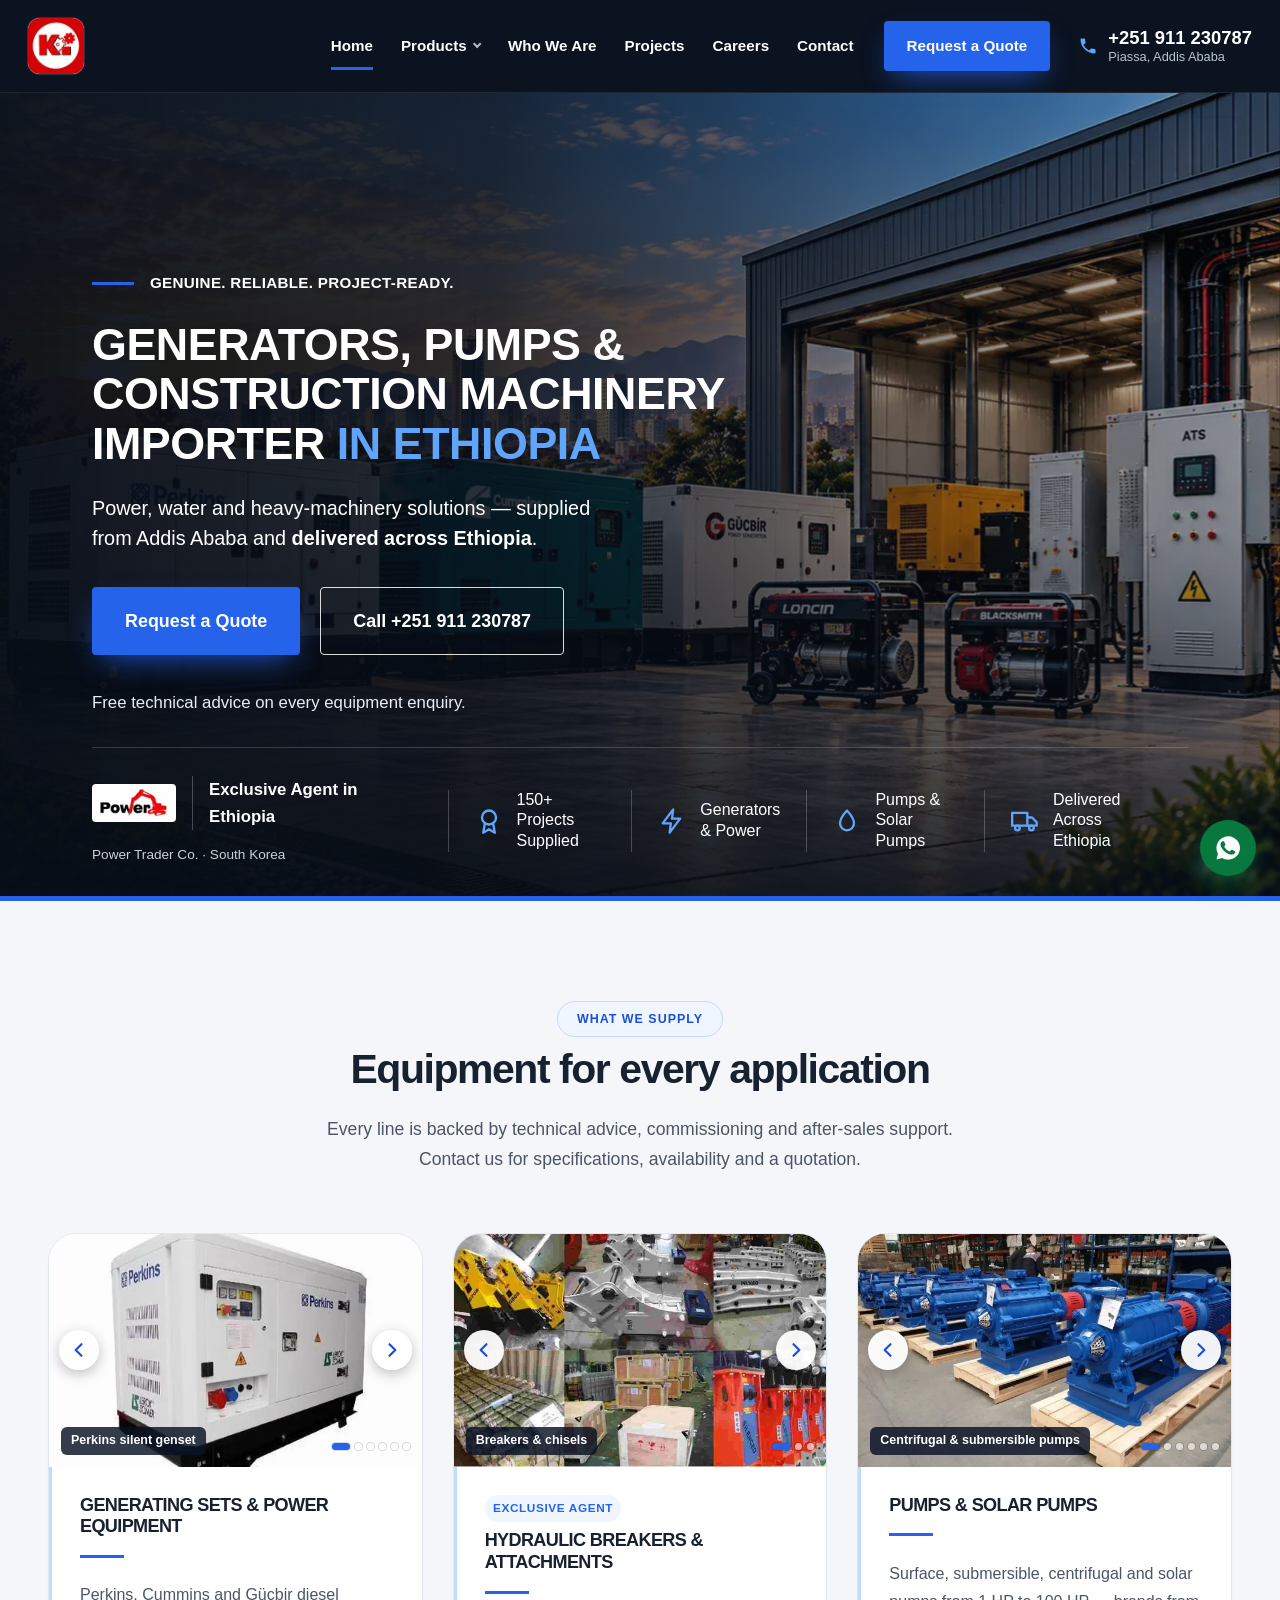
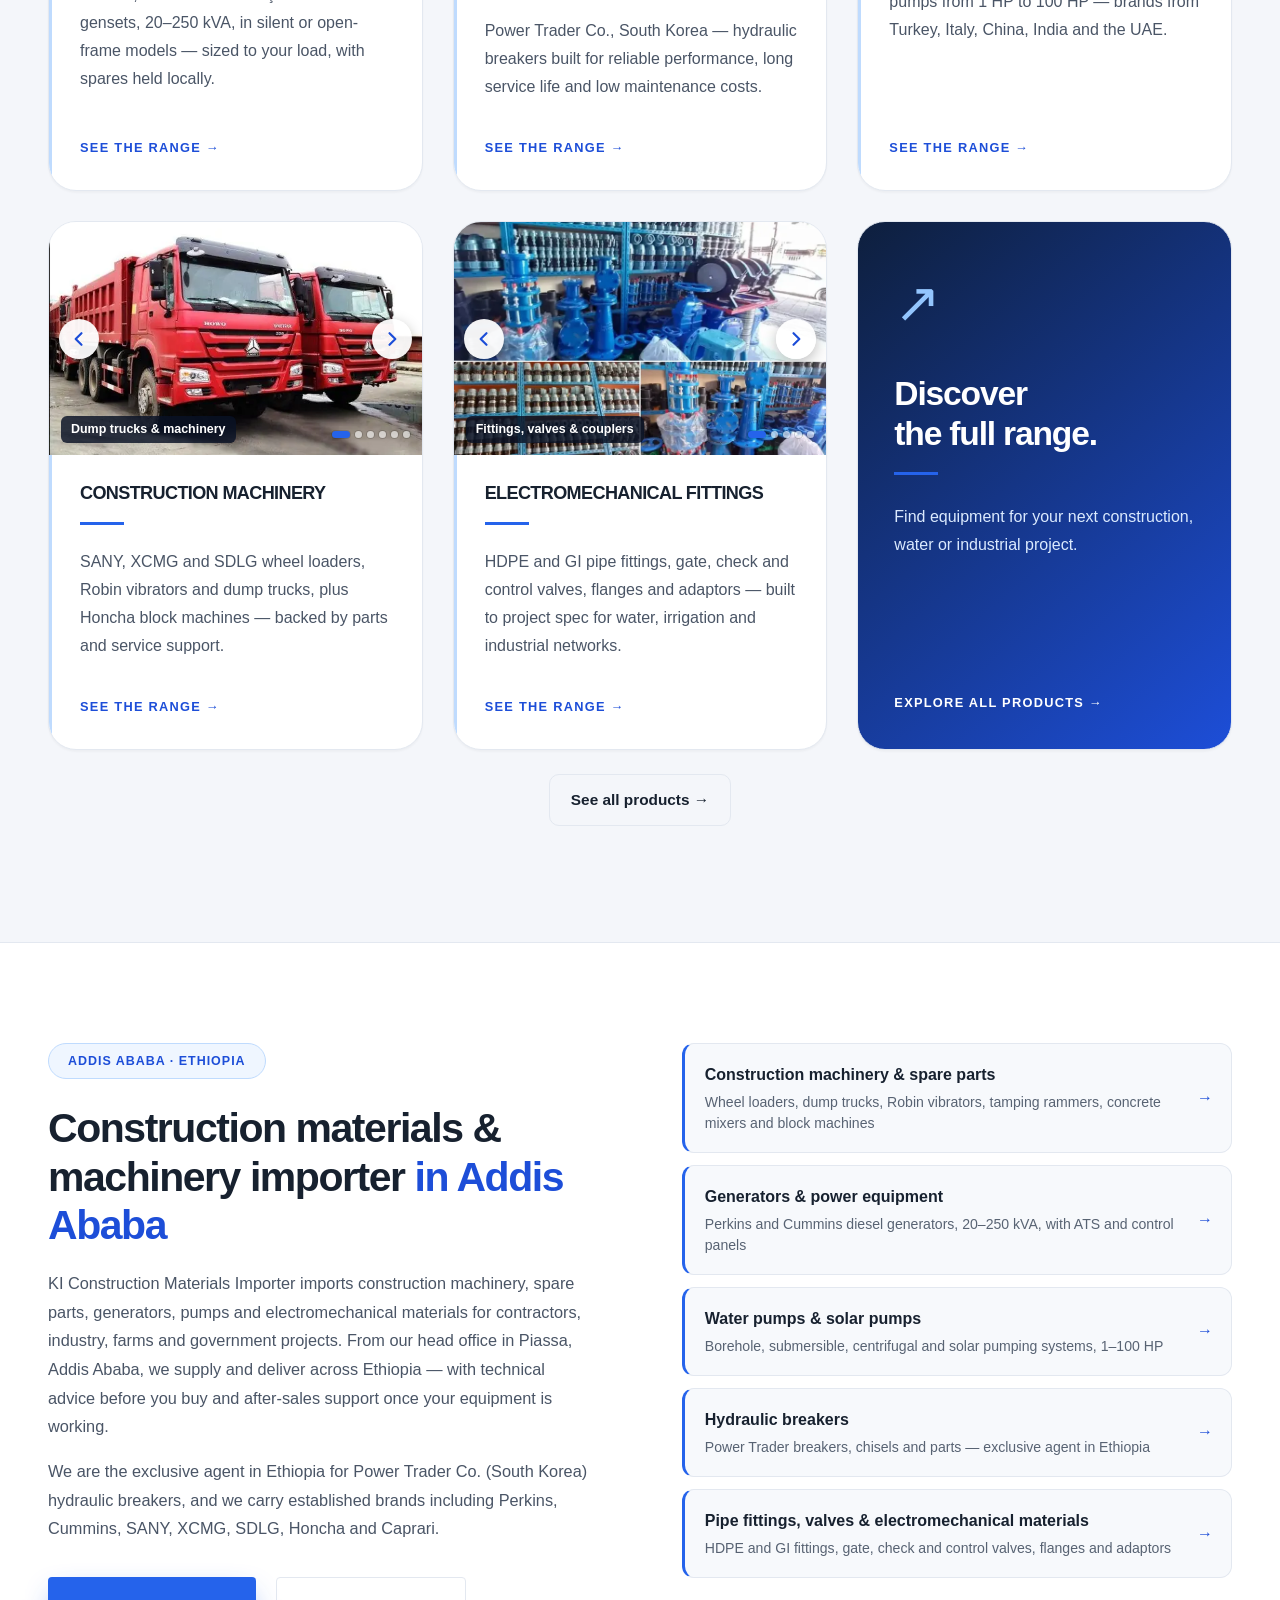
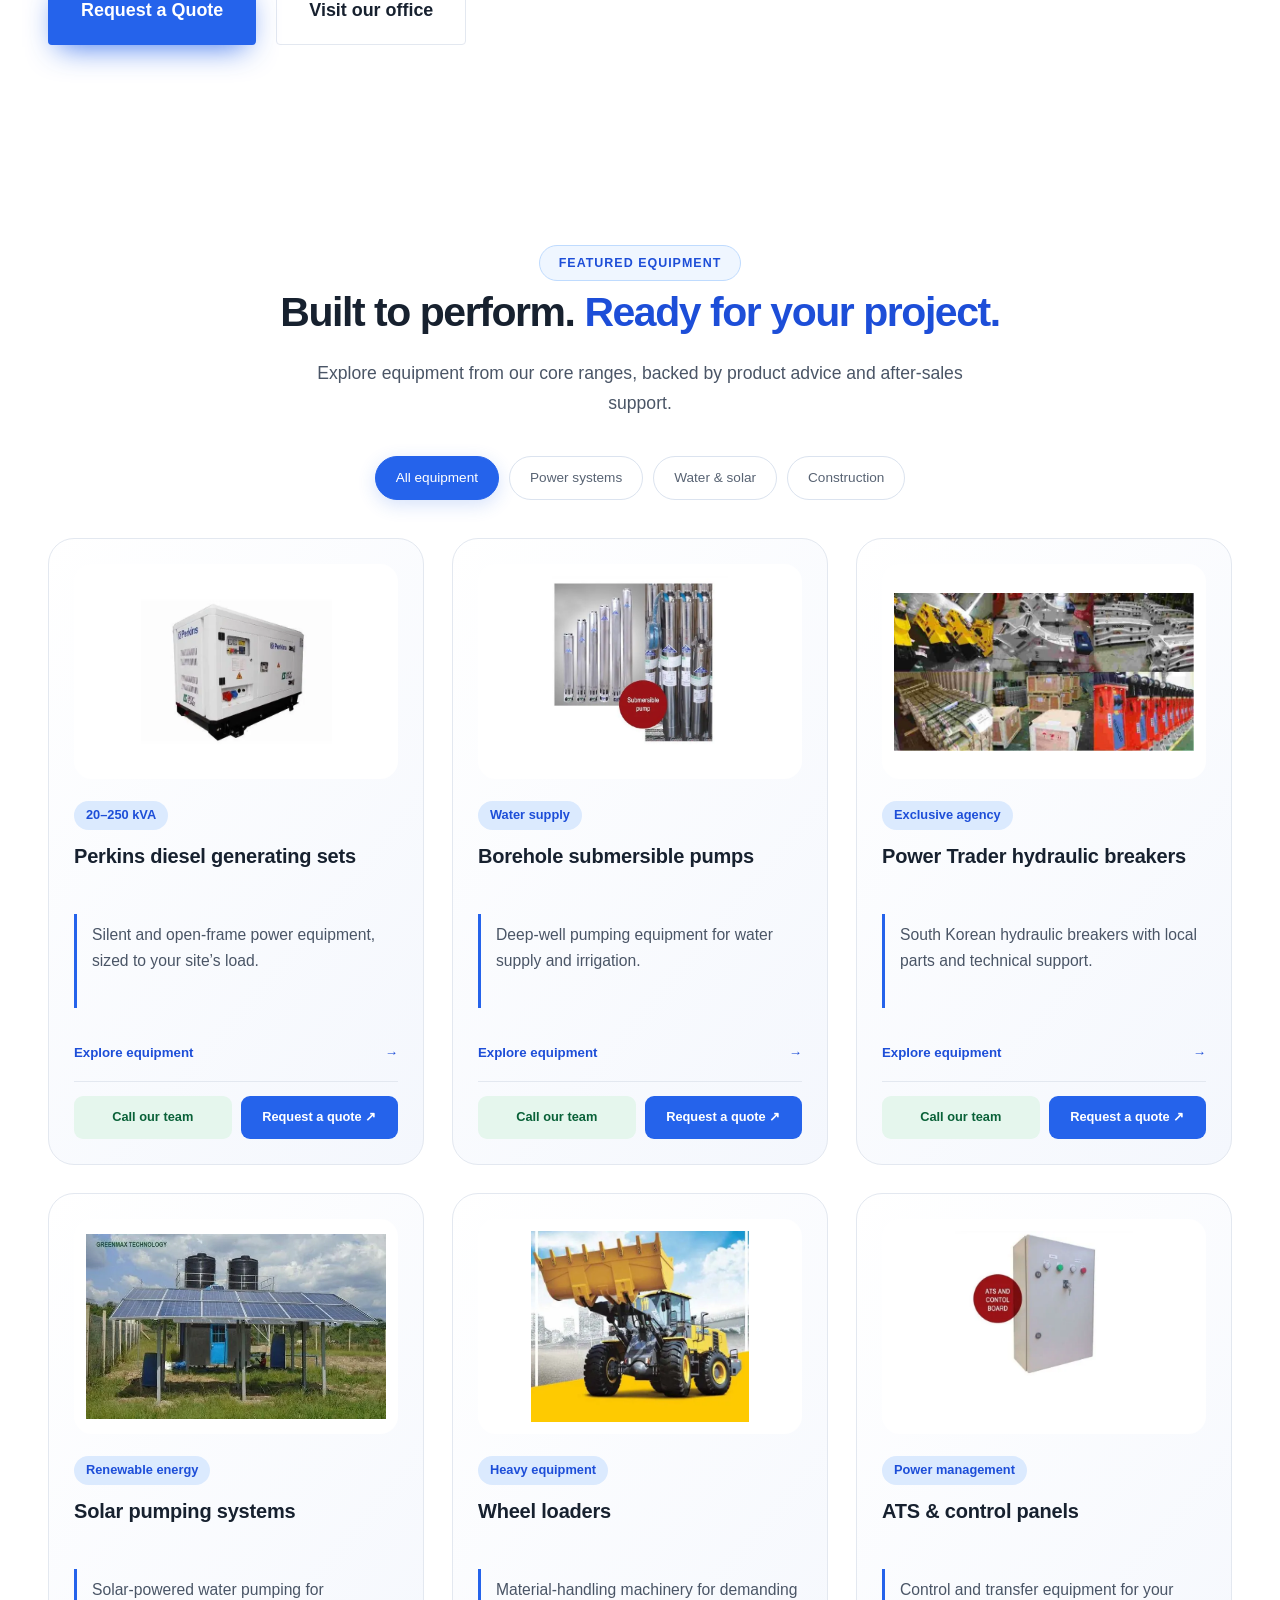
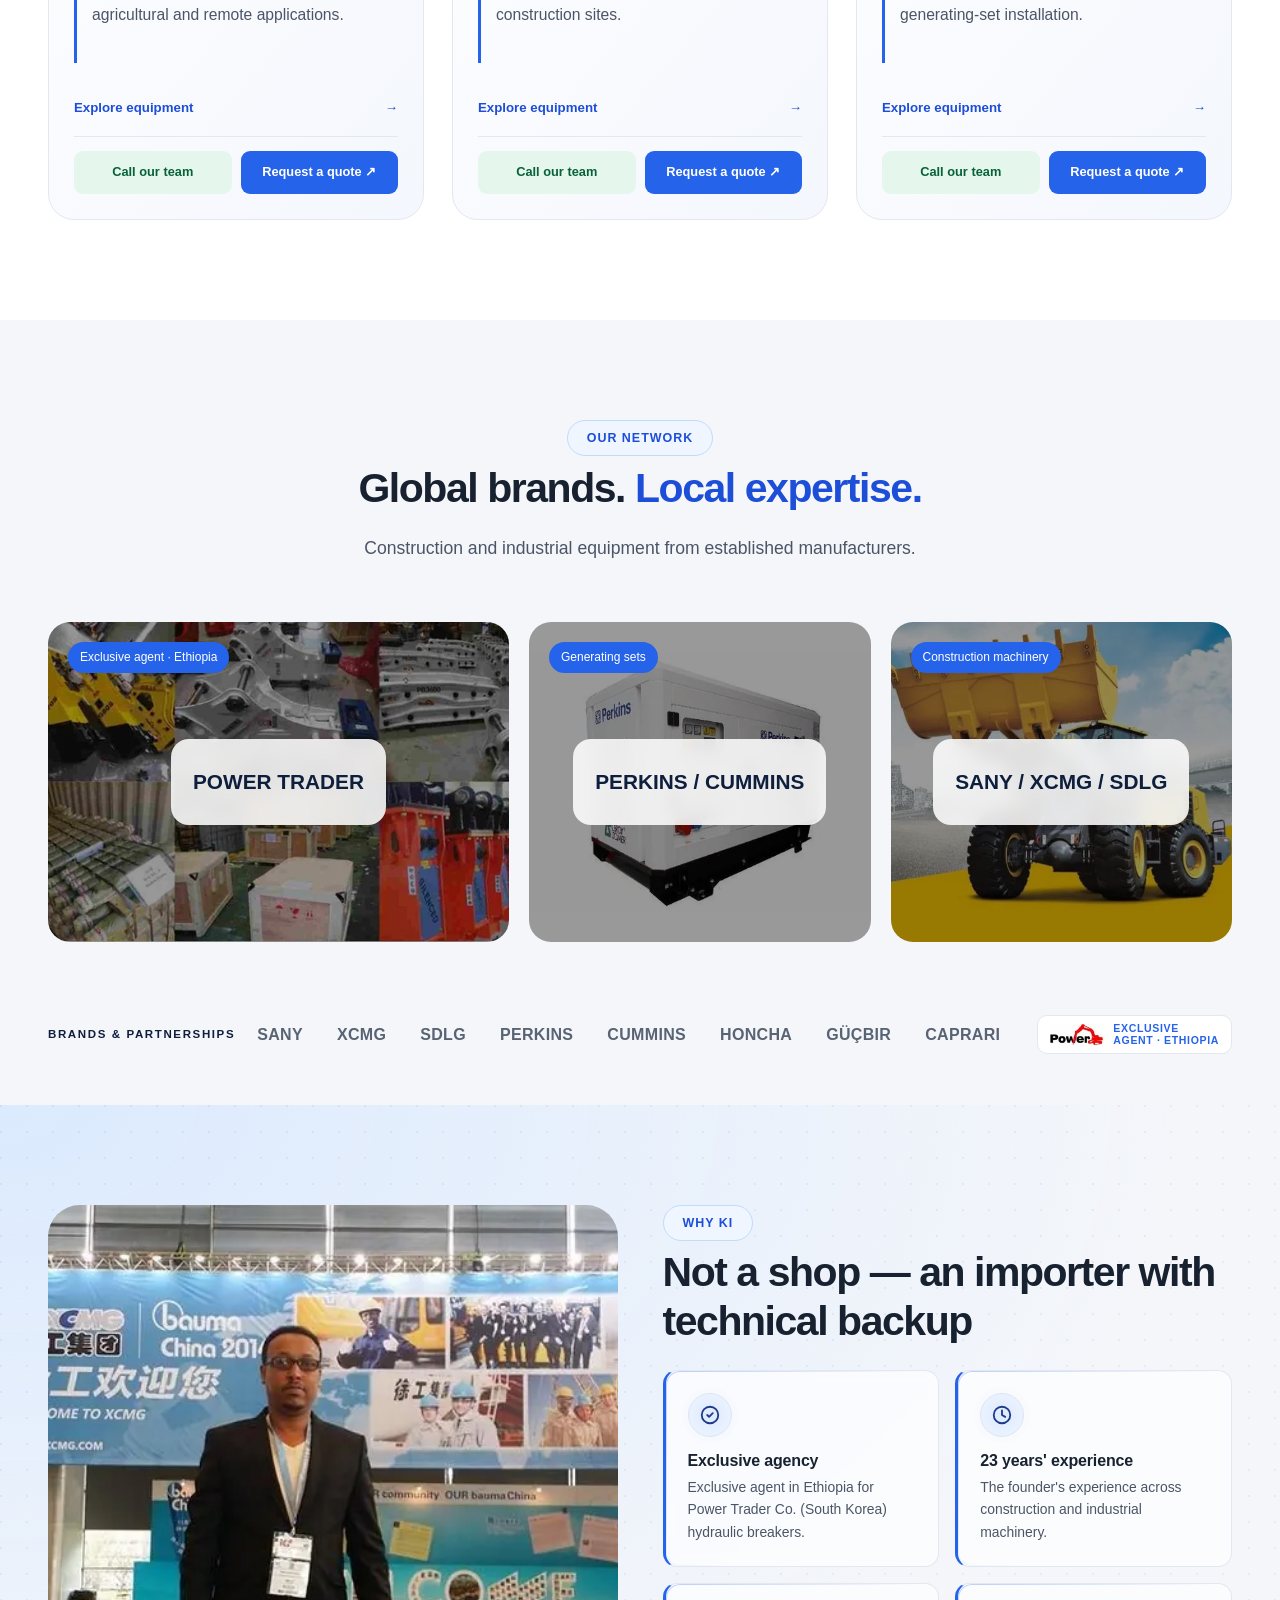
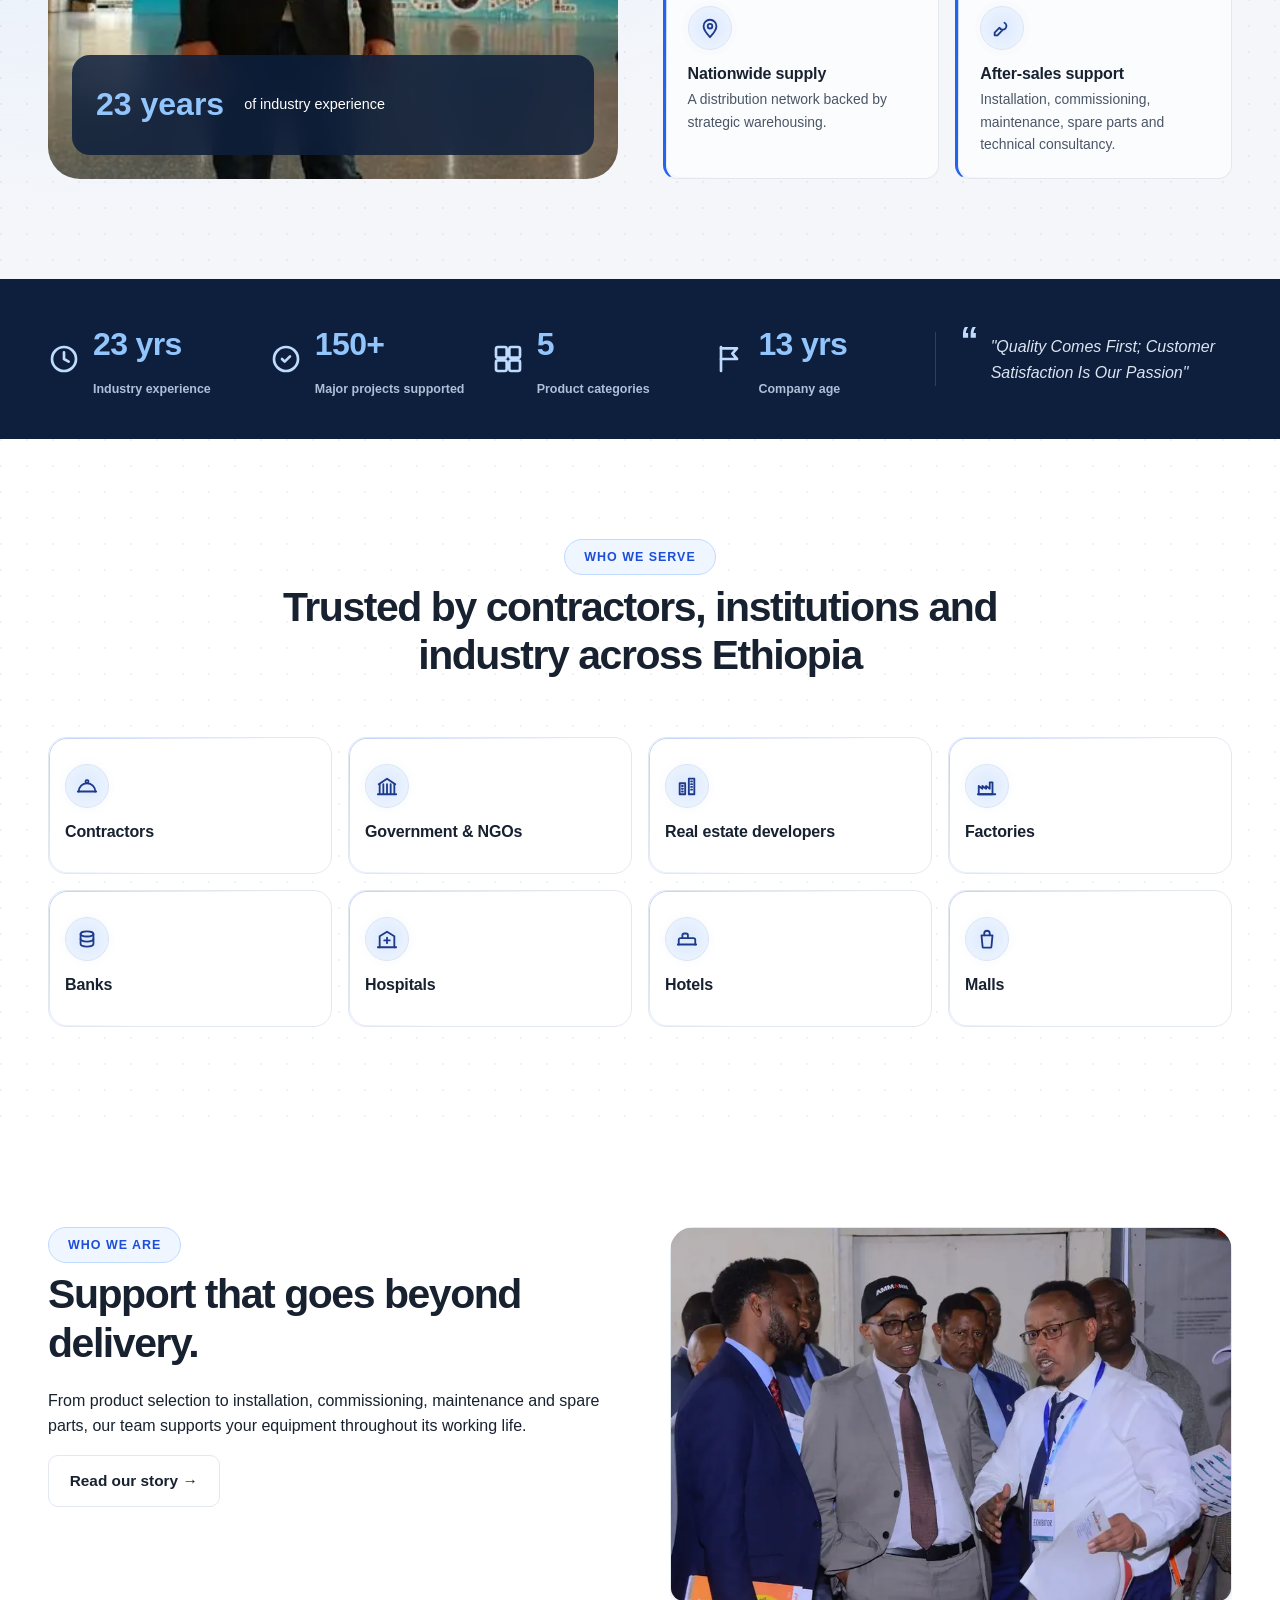
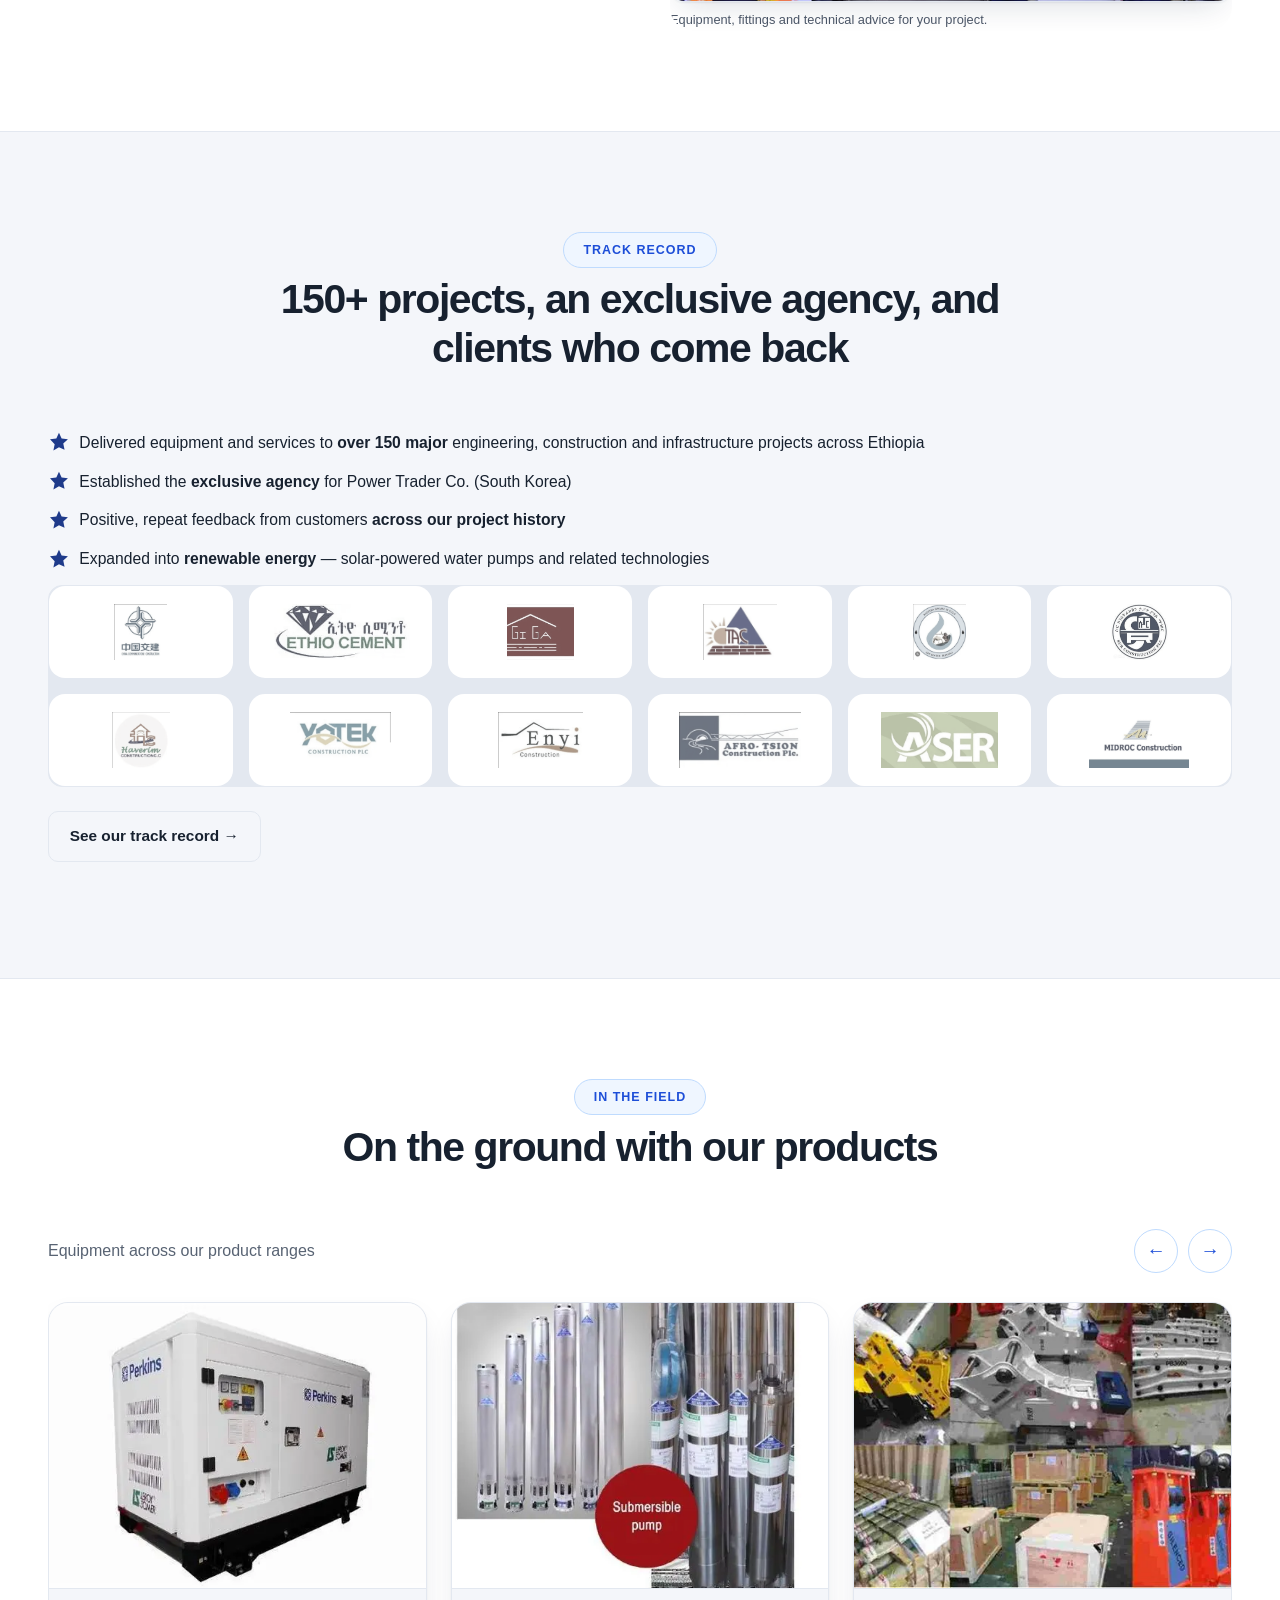
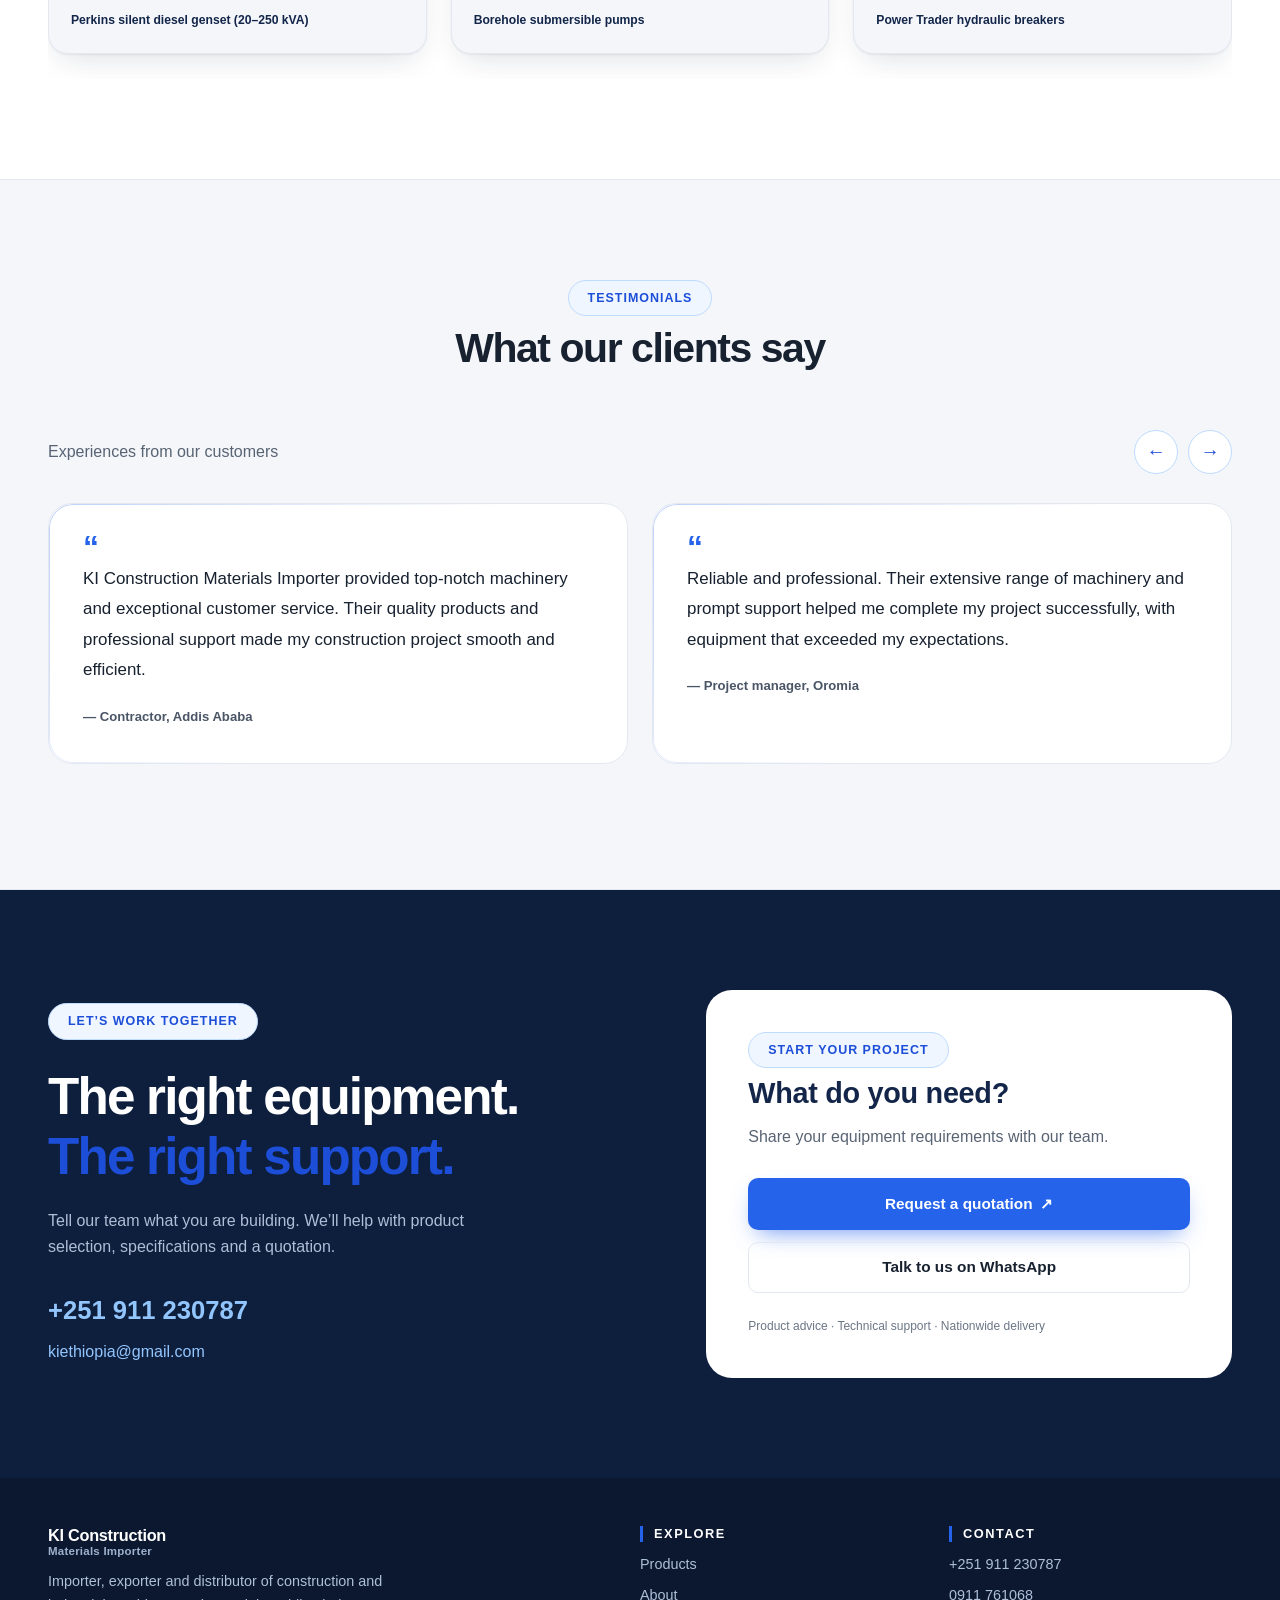
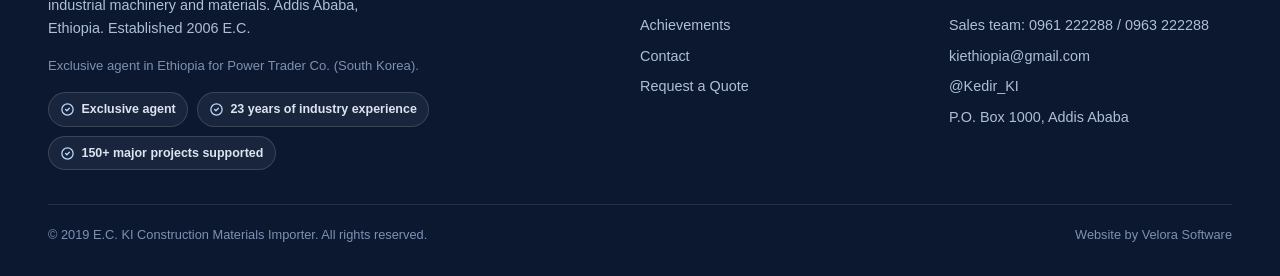
<file: index.html>
<!DOCTYPE html>
<html lang="en">
<head>
<meta charset="UTF-8">
<meta name="viewport" content="width=device-width, initial-scale=1">
<title>KI Construction Materials Importer | Generators, Pumps &amp; Construction Equipment in Ethiopia</title>
<meta name="title-am" content="KI Construction Materials Importer — አዲስ አበባ">
<meta name="description" content="KI Construction Materials Importer in Addis Ababa supplies diesel generators, water and solar pumps, hydraulic breakers and machinery across Ethiopia.">
<meta name="theme-color" content="#13264a">
<meta property="og:title" content="KI Construction Materials Importer | Generators, Pumps &amp; Construction Equipment in Ethiopia">
<meta property="og:description" content="KI Construction Materials Importer in Addis Ababa supplies diesel generators, water and solar pumps, hydraulic breakers and machinery across Ethiopia.">
<meta property="og:type" content="website">
<meta property="og:url" content="https://kiconstruction.site/">
<meta property="og:image" content="https://kiconstruction.site/img/hero.jpg">
<meta property="og:image:width" content="1200">
<meta property="og:image:height" content="630">
<meta name="twitter:card" content="summary_large_image">
<script type="application/ld+json">
{
  "@context": "https://schema.org",
  "@type": "LocalBusiness",
  "@id": "https://kiconstruction.site/#organization",
  "name": "KI Construction Materials Importer",
  "alternateName": "KI Construction",
  "description": "Importer and distributor of construction machinery and spare parts, diesel generators, water and solar pumps, hydraulic breakers and pipe fittings in Addis Ababa, Ethiopia. Exclusive agent in Ethiopia for Power Trader Co. (South Korea).",
  "url": "https://kiconstruction.site/",
  "logo": "https://kiconstruction.site/img/ki-icon-180.png",
  "image": "https://kiconstruction.site/img/hero.jpg",
  "email": "kiethiopia@gmail.com",
  "telephone": "+251-911-230787",
  "contactPoint": [
    {
      "@type": "ContactPoint",
      "contactType": "customer service",
      "telephone": "+251-911-230787",
      "areaServed": "ET",
      "availableLanguage": [
        "en",
        "am"
      ]
    },
    {
      "@type": "ContactPoint",
      "contactType": "sales",
      "telephone": "+251-961-222288",
      "areaServed": "ET",
      "availableLanguage": [
        "en",
        "am"
      ]
    },
    {
      "@type": "ContactPoint",
      "contactType": "sales",
      "telephone": "+251-963-222288",
      "areaServed": "ET",
      "availableLanguage": [
        "en",
        "am"
      ]
    }
  ],
  "address": {
    "@type": "PostalAddress",
    "streetAddress": "Samuel Deressa Building, 4th floor, Churchill Road, Piassa, Woreda 01",
    "addressLocality": "Addis Ababa",
    "addressRegion": "Arada Sub-City",
    "postOfficeBoxNumber": "1000",
    "addressCountry": "ET"
  },
  "areaServed": {
    "@type": "Country",
    "name": "Ethiopia"
  },
  "foundingDate": "2013",
  "founder": {
    "@type": "Person",
    "name": "Kedir Ibrahim Beker",
    "jobTitle": "Founder and Managing Director"
  },
  "knowsAbout": [
    "Diesel generators",
    "Water pumps",
    "Solar pumps",
    "Hydraulic breakers",
    "Construction machinery",
    "Pipe fittings and valves"
  ],
  "brand": [
    { "@type": "Brand", "name": "Power Trader" },
    { "@type": "Brand", "name": "Perkins" },
    { "@type": "Brand", "name": "Cummins" },
    { "@type": "Brand", "name": "SANY" },
    { "@type": "Brand", "name": "XCMG" },
    { "@type": "Brand", "name": "SDLG" }
  ],
  "sameAs": [
    "https://www.facebook.com/KICON2015/",
    "https://t.me/kiconstruction"
  ]
}
</script>
<link rel="canonical" href="https://kiconstruction.site/">
<link rel="icon" href="/favicon.ico" sizes="any">
<link rel="icon" type="image/png" sizes="180x180" href="/img/ki-icon-180.png">
<link rel="icon" type="image/png" sizes="48x48" href="/img/ki-icon-48.png">
<link rel="icon" type="image/png" sizes="32x32" href="/img/ki-icon-32.png">
<link rel="icon" type="image/png" sizes="16x16" href="/img/ki-icon-16.png">
<link rel="apple-touch-icon" sizes="180x180" href="/img/ki-icon-180.png">
<link rel="stylesheet" href="assets.min.css?v=20261001-j">
<link rel="stylesheet" href="home-refresh.css?v=20261001-j">
<link rel="preload" as="image" href="img/hero-gensets.webp"
  imagesrcset="img/hero-gensets-640.webp 640w, img/hero-gensets-768.webp 768w, img/hero-gensets.webp 1280w"
  imagesizes="100vw" type="image/webp" fetchpriority="high">
</head>
<body class="home-refresh home-hero-v2">
<div class="topbar">
  <div class="wrap">
    <span class="topbar-phones"><a href="tel:+251911230787"><svg aria-hidden="true" focusable="false" viewBox="0 0 24 24" width="14" height="14" fill="currentColor"><path d="M6.6 10.8a15.5 15.5 0 006.6 6.6l2.2-2.2c.3-.3.7-.4 1-.2 1.2.4 2.4.6 3.6.6.6 0 1 .4 1 1V20c0 .6-.4 1-1 1A17 17 0 013 4c0-.6.4-1 1-1h3.5c.6 0 1 .4 1 1 0 1.2.2 2.4.6 3.6.1.4 0 .8-.3 1z"/></svg> +251 911 230787</a><span aria-hidden="true">/</span><a href="tel:+251911761068">0911 761068</a></span>
    <a href="mailto:kiethiopia@gmail.com"><svg aria-hidden="true" focusable="false" viewBox="0 0 24 24" width="14" height="14" fill="currentColor"><path d="M4 4h16c1.1 0 2 .9 2 2v12c0 1.1-.9 2-2 2H4c-1.1 0-2-.9-2-2V6c0-1.1.9-2 2-2zm8 7L4 6.2V6l8 5 8-5v.2L12 11z"/></svg> kiethiopia@gmail.com</a>
    <span class="spacer"></span>
    <span class="tag" data-i18n="topbar.tag">Exclusive Agent · Power Trader Co. (South Korea)</span>
  </div>
</div>

<header class="site">
  <div class="wrap nav">
    <a class="brand" href="/">
      <img src="img/ki-logo-128.webp?v=2" srcset="img/ki-logo-128.webp?v=2 1x, img/ki-logo-256.webp?v=2 2x" alt="KI Construction Materials Importer logo" width="58" height="58" decoding="async">
      <span>KI Construction<b data-i18n="brand.sub">Materials Importer</b></span>
    </a>
    <span class="nav-tagline">Construction &amp; Industrial Equipment<br>in Addis Ababa</span>
    <nav class="nav-links" aria-label="Primary" data-i18n-aria="nav.aria">
      <a href="/" class="active" aria-current="page" data-i18n="nav.home">Home</a>
      <span class="has-sub">
        <a href="products" data-i18n="nav.products">Products</a>
        <span class="sub">
          <a href="products" data-i18n="cat.all">All products</a>
      <a href="product-generating-sets" data-i18n="cat.gensets">Generating sets &amp; power</a>
      <a href="product-hydraulic-breakers" data-i18n="cat.breakers">Hydraulic breakers</a>
      <a href="product-pumps" data-i18n="cat.pumps">Pumps &amp; solar pumps</a>
      <a href="product-construction-machinery" data-i18n="cat.machinery">Construction machinery</a>
      <a href="product-electro-mechanical" data-i18n="cat.electro">Electromechanical</a>
        </span>
      </span>
      <a href="about" data-i18n="nav.whoWeAre">Who We Are</a>
      <a href="achievements" data-i18n="nav.projects">Projects</a>
      <a href="careers" data-i18n="nav.careers">Careers</a>
      <a href="contact" data-i18n="nav.contact">Contact</a>
    </nav>
    <div class="langswitch" role="group" aria-label="Language">
      <button class="langbtn" type="button" data-lang="en" aria-pressed="true">EN</button>
      <button class="langbtn" type="button" data-lang="am" aria-pressed="false">አማ</button>
    </div>
    <a class="btn btn-brand btn-sm nav-cta" href="quote"><span>Request a Quote</span></a>
    <a class="call-mini home-call" href="tel:+251911230787" aria-label="Call KI at +251 911 230787"><svg aria-hidden="true" focusable="false" viewBox="0 0 24 24" fill="currentColor"><path d="M6.6 10.8a15.5 15.5 0 006.6 6.6l2.2-2.2c.3-.3.7-.4 1-.2 1.2.4 2.4.6 3.6.6.6 0 1 .4 1 1V20c0 .6-.4 1-1 1A17 17 0 013 4c0-.6.4-1 1-1h3.5c.6 0 1 .4 1 1 0 1.2.2 2.4.6 3.6.1.4 0 .8-.3 1z"/></svg><span class="home-call-text"><span>+251 911 230787</span><small>Piassa, Addis Ababa</small></span></a>
    <button class="menu-btn" id="menuBtn" aria-label="Open menu" data-i18n-aria="menu.aria" aria-expanded="false" aria-controls="mnav">
      <svg aria-hidden="true" focusable="false" viewBox="0 0 24 24" fill="none" stroke="currentColor" stroke-width="2" stroke-linecap="round"><path d="M4 7h16M4 12h16M4 17h16"/></svg>
    </button>
  </div>
  <div class="mnav" id="mnav">
    <a href="/" class="active" aria-current="page" data-i18n="nav.home">Home</a>
    <a href="products" data-i18n="nav.products">Products</a>
    <a href="product-generating-sets" class="sub-link" data-i18n="cat.gensets">Generating sets &amp; power</a>
    <a href="product-hydraulic-breakers" class="sub-link" data-i18n="cat.breakers">Hydraulic breakers</a>
    <a href="product-pumps" class="sub-link" data-i18n="cat.pumps">Pumps &amp; solar pumps</a>
    <a href="product-construction-machinery" class="sub-link" data-i18n="cat.machinery">Construction machinery</a>
    <a href="product-electro-mechanical" class="sub-link" data-i18n="cat.electro">Electromechanical</a>
    <a href="about" data-i18n="nav.whoWeAre">Who We Are</a>
    <a href="achievements" data-i18n="nav.projects">Projects</a>
    <a href="careers" data-i18n="nav.careers">Careers</a>
    <a href="contact" data-i18n="nav.contact">Contact</a>
    <a class="mnav-quote" href="quote" data-i18n="btn.quote">Request a Quote</a>
    <div class="row">
      <a class="btn btn-brand btn-sm" href="tel:+251911230787" data-i18n="mnav.call">Call</a>
      <a class="btn btn-wa btn-sm" href="https://wa.me/251911230787">WhatsApp</a>
      <a class="btn btn-tg btn-sm" href="https://t.me/Kedir_KI">Telegram</a>
    </div>
  </div>
</header>
<main>
<section class="hero">
  <div class="hero-backgrounds" aria-hidden="true">
    <div class="hero-slides">
      <div class="hero-slide is-active"><img src="img/hero-gensets.webp" srcset="img/hero-gensets-640.webp 640w, img/hero-gensets-768.webp 768w, img/hero-gensets.webp 1280w" sizes="100vw" width="1280" height="802" alt="" fetchpriority="high" decoding="async"></div>
      <div class="hero-slide"><img data-src="img/hero-pumps.webp" data-srcset="img/hero-pumps-640.webp 640w, img/hero-pumps-768.webp 768w, img/hero-pumps.webp 1280w" sizes="100vw" width="1280" height="802" alt="" decoding="async"></div>
      <div class="hero-slide"><img data-src="img/hero-pumps2.webp" data-srcset="img/hero-pumps2-640.webp 640w, img/hero-pumps2-768.webp 768w, img/hero-pumps2.webp 1280w" sizes="100vw" width="1280" height="802" alt="" decoding="async"></div>
      <div class="hero-slide"><img data-src="img/hero-machinery.webp" data-srcset="img/hero-machinery-640.webp 640w, img/hero-machinery-768.webp 768w, img/hero-machinery.webp 1280w" sizes="100vw" width="1280" height="801" alt="" decoding="async"></div>
      <div class="hero-slide"><img data-src="img/hero-electro.webp" data-srcset="img/hero-electro-640.webp 640w, img/hero-electro-768.webp 768w, img/hero-electro.webp 1280w" sizes="100vw" width="1280" height="802" alt="" decoding="async"></div>
    </div>
    <div class="hero-tex"></div>
    <div class="hero-glow"></div>
  </div>
  <div class="wrap hero-card">
    <div class="hero-content">
      <div class="hero-panels" id="heroPanels">
        <div class="hero-panel">
          <p class="hero-kicker"><span class="eyebrow">Genuine. Reliable. Project-ready.</span></p>
          <h1>Generators, Pumps &amp; Construction Machinery Importer <span class="hl">in Ethiopia</span></h1>
          <p class="lead">Power, water and heavy-machinery solutions &mdash; supplied from Addis Ababa and <strong>delivered across Ethiopia</strong>.</p>
          <div class="hero-cta">
            <a class="btn btn-brand" href="quote"><span>Request a Quote</span></a>
            <a class="btn btn-ghost" href="tel:+251911230787"><span>Call +251 911 230787</span></a>
          </div>
          <p class="hero-note">Free technical advice on every equipment enquiry.</p>
        </div>
      </div>
      <div class="hero-meta">
        <div class="hero-agent">
          <div class="hero-agent-row"><img src="img/ptrader-96.webp" width="96" height="39" alt="Power Trader Co."><span>Exclusive Agent in Ethiopia</span></div>
          <small>Power Trader Co. &middot; South Korea</small>
        </div>
        <ul class="hero-badges">
          <li class="b"><svg aria-hidden="true" focusable="false" class="ic" viewBox="0 0 24 24" fill="none" stroke="currentColor" stroke-width="2" stroke-linecap="round" stroke-linejoin="round"><circle cx="12" cy="9" r="6"/><path d="M8.5 14 7 22l5-3 5 3-1.5-8"/></svg><span>150+ Projects<br>Supplied</span></li>
          <li class="b"><svg aria-hidden="true" focusable="false" class="ic" viewBox="0 0 24 24" fill="none" stroke="currentColor" stroke-width="2" stroke-linecap="round" stroke-linejoin="round"><path d="M13 2 4 14h7l-1 8 9-12h-7z"/></svg><span>Generators<br>&amp; Power</span></li>
          <li class="b"><svg aria-hidden="true" focusable="false" class="ic" viewBox="0 0 24 24" fill="none" stroke="currentColor" stroke-width="2" stroke-linecap="round" stroke-linejoin="round"><path d="M12 3s6 6.5 6 11a6 6 0 01-12 0c0-4.5 6-11 6-11z"/></svg><span>Pumps &amp;<br>Solar Pumps</span></li>
          <li class="b"><svg aria-hidden="true" focusable="false" class="ic" viewBox="0 0 24 24" fill="none" stroke="currentColor" stroke-width="2" stroke-linecap="round" stroke-linejoin="round"><path d="M1 5h13v11H1zM14 9h4l4 4v3h-8z"/><circle cx="5.5" cy="18" r="2"/><circle cx="17.5" cy="18" r="2"/></svg><span>Delivered Across<br>Ethiopia</span></li>
        </ul>
      </div>
    </div>
  </div>
</section>

<div class="scan-line"></div>
<section id="products" class="category-section">
  <div class="wrap">
    <div class="sec-head">
      <span class="eyebrow" data-i18n="prod.eyebrow">What we supply</span>
      <h2 data-i18n="refresh.categories">Equipment for every application</h2>
      <p data-i18n="prod.intro">Every line is backed by technical advice, commissioning and after-sales support. Contact us for specifications, availability and a quotation.</p>
    </div>
    <div class="cards">
      <div class="card has-slider">
        <div class="ph">
          <div class="ph-track" role="group" aria-roledescription="carousel" aria-label="Generating sets &amp; power equipment photos">
            <a class="ph-slide" href="product-generating-sets" tabindex="-1"><img src="img/gs.webp" alt="Perkins silent genset" loading="lazy" decoding="async" width="800" height="500"><span class="ph-cap" aria-hidden="true">Perkins silent genset</span></a>
            <a class="ph-slide" href="product-generating-sets" tabindex="-1"><img data-src="img/gs-perkins-jp30.webp" alt="Perkins JP30 silent generator" loading="lazy" decoding="async" width="800" height="500"><span class="ph-cap" aria-hidden="true">Perkins JP30 silent generator</span></a>
            <a class="ph-slide" href="product-generating-sets" tabindex="-1"><img data-src="img/gs-perkins-33kva.webp" alt="Perkins 33 kVA open generator" loading="lazy" decoding="async" width="800" height="500"><span class="ph-cap" aria-hidden="true">Perkins 33 kVA open generator</span></a>
            <a class="ph-slide" href="product-generating-sets" tabindex="-1"><img data-src="img/gs3.webp" alt="Open diesel generator" loading="lazy" decoding="async" width="800" height="500"><span class="ph-cap" aria-hidden="true">Open diesel generator</span></a>
            <a class="ph-slide" href="product-generating-sets" tabindex="-1"><img data-src="img/gs5.webp" alt="Small petrol &amp; diesel gensets" loading="lazy" decoding="async" width="800" height="500"><span class="ph-cap" aria-hidden="true">Small petrol &amp; diesel gensets</span></a>
            <a class="ph-slide" href="product-generating-sets" tabindex="-1"><img data-src="img/gs6.webp" alt="ATS &amp; control panels" loading="lazy" decoding="async" width="800" height="500"><span class="ph-cap" aria-hidden="true">ATS &amp; control panels</span></a>
          </div>
          <button class="ph-nav ph-prev" type="button" aria-label="Previous photo"><svg aria-hidden="true" viewBox="0 0 24 24"><path d="M15 5l-7 7 7 7"/></svg></button>
          <button class="ph-nav ph-next" type="button" aria-label="Next photo"><svg aria-hidden="true" viewBox="0 0 24 24"><path d="M9 5l7 7-7 7"/></svg></button>
          <div class="ph-dots" aria-hidden="true"><i></i><i></i><i></i><i></i><i></i><i></i></div>
        </div>
        <div class="body">
          <h3><a class="card-link" href="product-generating-sets" data-i18n="p1.title">Generating sets &amp; power equipment</a></h3>
          <p data-i18n="p1.desc">Perkins, Cummins and G&uuml;&ccedil;bir diesel gensets, 20&ndash;250 kVA, in silent or open-frame models &mdash; sized to your load, with spares held locally.</p>
          <div class="more" data-i18n="card.more">See the range &rarr;</div>
        </div>
      </div>
      <div class="card has-slider">
        <div class="ph">
          <div class="ph-track" role="group" aria-roledescription="carousel" aria-label="Hydraulic breakers &amp; attachments photos">
            <a class="ph-slide" href="product-hydraulic-breakers" tabindex="-1"><img src="img/hb.webp" alt="Breakers &amp; chisels" loading="lazy" decoding="async" width="800" height="500"><span class="ph-cap" aria-hidden="true">Breakers &amp; chisels</span></a>
            <a class="ph-slide" href="product-hydraulic-breakers" tabindex="-1"><img data-src="img/hb-power-trader-silenced-breakers.webp" alt="PB-series silenced breakers" loading="lazy" decoding="async" width="800" height="500"><span class="ph-cap" aria-hidden="true">PB-series silenced breakers</span></a>
            <a class="ph-slide" href="product-hydraulic-breakers" tabindex="-1"><img data-src="img/hb1.webp" alt="Power Trader hydraulic breakers" loading="lazy" decoding="async" width="800" height="500"><span class="ph-cap" aria-hidden="true">Power Trader hydraulic breakers</span></a>
          </div>
          <button class="ph-nav ph-prev" type="button" aria-label="Previous photo"><svg aria-hidden="true" viewBox="0 0 24 24"><path d="M15 5l-7 7 7 7"/></svg></button>
          <button class="ph-nav ph-next" type="button" aria-label="Next photo"><svg aria-hidden="true" viewBox="0 0 24 24"><path d="M9 5l7 7-7 7"/></svg></button>
          <div class="ph-dots" aria-hidden="true"><i></i><i></i><i></i></div>
        </div>
        <div class="body">
          <span class="tag-excl" data-i18n="p2.tag">Exclusive agent</span><h3><a class="card-link" href="product-hydraulic-breakers" data-i18n="p2.title">Hydraulic breakers &amp; attachments</a></h3>
          <p data-i18n="p2.desc">Power Trader Co., South Korea &mdash; hydraulic breakers built for reliable performance, long service life and low maintenance costs.</p>
          <div class="more" data-i18n="card.more">See the range &rarr;</div>
        </div>
      </div>
      <div class="card has-slider">
        <div class="ph">
          <div class="ph-track" role="group" aria-roledescription="carousel" aria-label="Pumps &amp; solar pumps photos">
            <a class="ph-slide" href="product-pumps" tabindex="-1"><img src="img/pm.webp" alt="Centrifugal &amp; submersible pumps" loading="lazy" decoding="async" width="800" height="500"><span class="ph-cap" aria-hidden="true">Centrifugal &amp; submersible pumps</span></a>
            <a class="ph-slide" href="product-pumps" tabindex="-1"><img data-src="img/pm2.webp" alt="Borehole submersible pumps" loading="lazy" decoding="async" width="800" height="500"><span class="ph-cap" aria-hidden="true">Borehole submersible pumps</span></a>
            <a class="ph-slide" href="product-pumps" tabindex="-1"><img data-src="img/pm3.webp" alt="Multistage pump unit" loading="lazy" decoding="async" width="800" height="500"><span class="ph-cap" aria-hidden="true">Multistage pump unit</span></a>
            <a class="ph-slide" href="product-pumps" tabindex="-1"><img data-src="img/pm1.webp" alt="Centrifugal pumps" loading="lazy" decoding="async" width="800" height="500"><span class="ph-cap" aria-hidden="true">Centrifugal pumps</span></a>
            <a class="ph-slide" href="product-pumps" tabindex="-1"><img data-src="img/pm4.webp" alt="Solar pump inverter" loading="lazy" decoding="async" width="800" height="500"><span class="ph-cap" aria-hidden="true">Solar pump inverter</span></a>
            <a class="ph-slide" href="product-pumps" tabindex="-1"><img data-src="img/pm5.webp" alt="Solar pumping installation" loading="lazy" decoding="async" width="800" height="500"><span class="ph-cap" aria-hidden="true">Solar pumping installation</span></a>
          </div>
          <button class="ph-nav ph-prev" type="button" aria-label="Previous photo"><svg aria-hidden="true" viewBox="0 0 24 24"><path d="M15 5l-7 7 7 7"/></svg></button>
          <button class="ph-nav ph-next" type="button" aria-label="Next photo"><svg aria-hidden="true" viewBox="0 0 24 24"><path d="M9 5l7 7-7 7"/></svg></button>
          <div class="ph-dots" aria-hidden="true"><i></i><i></i><i></i><i></i><i></i><i></i></div>
        </div>
        <div class="body">
          <h3><a class="card-link" href="product-pumps" data-i18n="p3.title">Pumps &amp; solar pumps</a></h3>
          <p data-i18n="p3.desc">Surface, submersible, centrifugal and solar pumps from 1 HP to 100 HP &mdash; brands from Turkey, Italy, China, India and the UAE.</p>
          <div class="more" data-i18n="card.more">See the range &rarr;</div>
        </div>
      </div>
      <div class="card has-slider">
        <div class="ph">
          <div class="ph-track" role="group" aria-roledescription="carousel" aria-label="Construction machinery photos">
            <a class="ph-slide" href="product-construction-machinery" tabindex="-1"><img src="img/cm.webp" alt="Dump trucks &amp; machinery" loading="lazy" decoding="async" width="800" height="500"><span class="ph-cap" aria-hidden="true">Dump trucks &amp; machinery</span></a>
            <a class="ph-slide" href="product-construction-machinery" tabindex="-1"><img data-src="img/cm5.webp" alt="Wheel loader" loading="lazy" decoding="async" width="800" height="500"><span class="ph-cap" aria-hidden="true">Wheel loader</span></a>
            <a class="ph-slide" href="product-construction-machinery" tabindex="-1"><img data-src="img/cm3.webp" alt="Robin vibrator" loading="lazy" decoding="async" width="800" height="500"><span class="ph-cap" aria-hidden="true">Robin vibrator</span></a>
            <a class="ph-slide" href="product-construction-machinery" tabindex="-1"><img data-src="img/cm4.webp" alt="Tamping rammer" loading="lazy" decoding="async" width="800" height="500"><span class="ph-cap" aria-hidden="true">Tamping rammer</span></a>
            <a class="ph-slide" href="product-construction-machinery" tabindex="-1"><img data-src="img/cm2.webp" alt="Concrete mixer" loading="lazy" decoding="async" width="800" height="500"><span class="ph-cap" aria-hidden="true">Concrete mixer</span></a>
            <a class="ph-slide" href="product-construction-machinery" tabindex="-1"><img data-src="img/cm6.webp" alt="Concrete mixer truck" loading="lazy" decoding="async" width="800" height="500"><span class="ph-cap" aria-hidden="true">Concrete mixer truck</span></a>
          </div>
          <button class="ph-nav ph-prev" type="button" aria-label="Previous photo"><svg aria-hidden="true" viewBox="0 0 24 24"><path d="M15 5l-7 7 7 7"/></svg></button>
          <button class="ph-nav ph-next" type="button" aria-label="Next photo"><svg aria-hidden="true" viewBox="0 0 24 24"><path d="M9 5l7 7-7 7"/></svg></button>
          <div class="ph-dots" aria-hidden="true"><i></i><i></i><i></i><i></i><i></i><i></i></div>
        </div>
        <div class="body">
          <h3><a class="card-link" href="product-construction-machinery" data-i18n="p4.title">Construction machinery</a></h3>
          <p data-i18n="p4.desc">SANY, XCMG and SDLG wheel loaders, Robin vibrators and dump trucks, plus Honcha block machines &mdash; backed by parts and service support.</p>
          <div class="more" data-i18n="card.more">See the range &rarr;</div>
        </div>
      </div>
      <div class="card has-slider">
        <div class="ph">
          <div class="ph-track" role="group" aria-roledescription="carousel" aria-label="Electromechanical fittings photos">
            <a class="ph-slide" href="product-electro-mechanical" tabindex="-1"><img src="img/em-card-cropped.webp" alt="Fittings, valves &amp; couplers" loading="lazy" decoding="async" width="800" height="500"><span class="ph-cap" aria-hidden="true">Fittings, valves &amp; couplers</span></a>
            <a class="ph-slide" href="product-electro-mechanical" tabindex="-1"><img data-src="img/em-valves-closeup.webp" alt="Gate valves &amp; flanged fittings" loading="lazy" decoding="async" width="800" height="500"><span class="ph-cap" aria-hidden="true">Gate valves &amp; flanged fittings</span></a>
            <a class="ph-slide" href="product-electro-mechanical" tabindex="-1"><img data-src="img/em-pipe-fittings.webp" alt="HDPE compression fittings" loading="lazy" decoding="async" width="800" height="500"><span class="ph-cap" aria-hidden="true">HDPE compression fittings</span></a>
            <a class="ph-slide" href="product-electro-mechanical" tabindex="-1"><img data-src="img/em-valves-stock.webp" alt="Flanged valves" loading="lazy" decoding="async" width="800" height="500"><span class="ph-cap" aria-hidden="true">Flanged valves</span></a>
            <a class="ph-slide" href="product-electro-mechanical" tabindex="-1"><img data-src="img/em-pipe-stock.webp" alt="Pipe stock by diameter" loading="lazy" decoding="async" width="800" height="500"><span class="ph-cap" aria-hidden="true">Pipe stock by diameter</span></a>
          </div>
          <button class="ph-nav ph-prev" type="button" aria-label="Previous photo"><svg aria-hidden="true" viewBox="0 0 24 24"><path d="M15 5l-7 7 7 7"/></svg></button>
          <button class="ph-nav ph-next" type="button" aria-label="Next photo"><svg aria-hidden="true" viewBox="0 0 24 24"><path d="M9 5l7 7-7 7"/></svg></button>
          <div class="ph-dots" aria-hidden="true"><i></i><i></i><i></i><i></i><i></i></div>
        </div>
        <div class="body">
          <h3><a class="card-link" href="product-electro-mechanical" data-i18n="p5.title">Electromechanical fittings</a></h3>
          <p data-i18n="p5.desc">HDPE and GI pipe fittings, gate, check and control valves, flanges and adaptors &mdash; built to project spec for water, irrigation and industrial networks.</p>
          <div class="more" data-i18n="card.more">See the range &rarr;</div>
        </div>
      </div>
      <a class="card discover-card" href="products"><div class="body"><span class="discover-icon" aria-hidden="true">↗</span><h3>Discover<br>the full range.</h3><p>Find equipment for your next construction, water or industrial project.</p><div class="more">Explore all products →</div></div></a>
    </div>
    <p style="margin-top:24px"><a class="btn btn-outline" href="products" data-i18n="home.prodLink">See all products &rarr;</a></p>
  </div>
</section>

<section class="importer-section" id="importer" aria-labelledby="importer-h">
  <div class="wrap importer-layout">
    <div>
      <span class="eyebrow">Addis Ababa &middot; Ethiopia</span>
      <h2 id="importer-h">Construction materials &amp; machinery importer <span>in Addis Ababa</span></h2>
      <p>KI Construction Materials Importer imports construction machinery, spare parts, generators, pumps and electromechanical materials for contractors, industry, farms and government projects. From our head office in Piassa, Addis Ababa, we supply and deliver across Ethiopia &mdash; with technical advice before you buy and after-sales support once your equipment is working.</p>
      <p>We are the exclusive agent in Ethiopia for Power Trader Co. (South Korea) hydraulic breakers, and we carry established brands including Perkins, Cummins, SANY, XCMG, SDLG, Honcha and Caprari.</p>
      <div class="hero-cta importer-cta"><a class="btn btn-brand" href="quote">Request a Quote</a><a class="btn btn-outline" href="contact">Visit our office</a></div>
    </div>
    <ul class="importer-list">
      <li><a href="product-construction-machinery"><strong>Construction machinery &amp; spare parts</strong><span>Wheel loaders, dump trucks, Robin vibrators, tamping rammers, concrete mixers and block machines</span></a></li>
      <li><a href="product-generating-sets"><strong>Generators &amp; power equipment</strong><span>Perkins and Cummins diesel generators, 20&ndash;250 kVA, with ATS and control panels</span></a></li>
      <li><a href="product-pumps"><strong>Water pumps &amp; solar pumps</strong><span>Borehole, submersible, centrifugal and solar pumping systems, 1&ndash;100 HP</span></a></li>
      <li><a href="product-hydraulic-breakers"><strong>Hydraulic breakers</strong><span>Power Trader breakers, chisels and parts &mdash; exclusive agent in Ethiopia</span></a></li>
      <li><a href="product-electro-mechanical"><strong>Pipe fittings, valves &amp; electromechanical materials</strong><span>HDPE and GI fittings, gate, check and control valves, flanges and adaptors</span></a></li>
    </ul>
  </div>
</section>
<section class="featured-section" id="featured">
  <div class="wrap">
    <div class="sec-head"><span class="eyebrow">Featured equipment</span><h2>Built to perform. <span>Ready for your project.</span></h2><p>Explore equipment from our core ranges, backed by product advice and after-sales support.</p></div>
    <div class="product-filters" role="group" aria-label="Filter featured equipment"><button type="button" data-filter="all" aria-pressed="true">All equipment</button><button type="button" data-filter="power" aria-pressed="false">Power systems</button><button type="button" data-filter="water" aria-pressed="false">Water & solar</button><button type="button" data-filter="construction" aria-pressed="false">Construction</button></div>
    <div class="featured-grid">
      <article class="equipment-card" data-category="power">
        <a href="product-generating-sets" class="equipment-image"><img src="img/gs1.webp" alt="Perkins diesel generating sets" loading="lazy"><span aria-hidden="true">↗</span></a>
        <div class="equipment-body"><span class="equipment-tag">20–250 kVA</span><h3><a href="product-generating-sets">Perkins diesel generating sets</a></h3><p>Silent and open-frame power equipment, sized to your site’s load.</p><a class="equipment-detail" href="product-generating-sets">Explore equipment <span aria-hidden="true">→</span></a><div class="equipment-actions"><a href="tel:+251911230787">Call our team</a><a href="quote">Request a quote ↗</a></div></div>
      </article>
      <article class="equipment-card" data-category="water">
        <a href="product-pumps" class="equipment-image"><img src="img/pm2.webp" alt="Borehole submersible pumps" loading="lazy"><span aria-hidden="true">↗</span></a>
        <div class="equipment-body"><span class="equipment-tag">Water supply</span><h3><a href="product-pumps">Borehole submersible pumps</a></h3><p>Deep-well pumping equipment for water supply and irrigation.</p><a class="equipment-detail" href="product-pumps">Explore equipment <span aria-hidden="true">→</span></a><div class="equipment-actions"><a href="tel:+251911230787">Call our team</a><a href="quote">Request a quote ↗</a></div></div>
      </article>
      <article class="equipment-card" data-category="construction">
        <a href="product-hydraulic-breakers" class="equipment-image"><img src="img/hb1.webp" alt="Power Trader hydraulic breakers" loading="lazy"><span aria-hidden="true">↗</span></a>
        <div class="equipment-body"><span class="equipment-tag">Exclusive agency</span><h3><a href="product-hydraulic-breakers">Power Trader hydraulic breakers</a></h3><p>South Korean hydraulic breakers with local parts and technical support.</p><a class="equipment-detail" href="product-hydraulic-breakers">Explore equipment <span aria-hidden="true">→</span></a><div class="equipment-actions"><a href="tel:+251911230787">Call our team</a><a href="quote">Request a quote ↗</a></div></div>
      </article>
      <article class="equipment-card" data-category="water">
        <a href="product-pumps" class="equipment-image"><img src="img/pm5.webp" alt="Solar pumping systems" loading="lazy"><span aria-hidden="true">↗</span></a>
        <div class="equipment-body"><span class="equipment-tag">Renewable energy</span><h3><a href="product-pumps">Solar pumping systems</a></h3><p>Solar-powered water pumping for agricultural and remote applications.</p><a class="equipment-detail" href="product-pumps">Explore equipment <span aria-hidden="true">→</span></a><div class="equipment-actions"><a href="tel:+251911230787">Call our team</a><a href="quote">Request a quote ↗</a></div></div>
      </article>
      <article class="equipment-card" data-category="construction">
        <a href="product-construction-machinery" class="equipment-image"><img src="img/cm5.webp" alt="Wheel loaders" loading="lazy"><span aria-hidden="true">↗</span></a>
        <div class="equipment-body"><span class="equipment-tag">Heavy equipment</span><h3><a href="product-construction-machinery">Wheel loaders</a></h3><p>Material-handling machinery for demanding construction sites.</p><a class="equipment-detail" href="product-construction-machinery">Explore equipment <span aria-hidden="true">→</span></a><div class="equipment-actions"><a href="tel:+251911230787">Call our team</a><a href="quote">Request a quote ↗</a></div></div>
      </article>
      <article class="equipment-card" data-category="power">
        <a href="product-generating-sets" class="equipment-image"><img src="img/gs6.webp" alt="ATS & control panels" loading="lazy"><span aria-hidden="true">↗</span></a>
        <div class="equipment-body"><span class="equipment-tag">Power management</span><h3><a href="product-generating-sets">ATS & control panels</a></h3><p>Control and transfer equipment for your generating-set installation.</p><a class="equipment-detail" href="product-generating-sets">Explore equipment <span aria-hidden="true">→</span></a><div class="equipment-actions"><a href="tel:+251911230787">Call our team</a><a href="quote">Request a quote ↗</a></div></div>
      </article></div>
  </div>
</section>
<section class="partner-section">
 <div class="wrap"><div class="sec-head"><span class="eyebrow">Our network</span><h2>Global brands. <span>Local expertise.</span></h2><p>Construction and industrial equipment from established manufacturers.</p></div>
 <div class="partner-grid"><a href="product-hydraulic-breakers" class="partner-tile"><img src="img/hb1.webp" alt="Power Trader hydraulic breakers" loading="lazy"><span>Exclusive agent · Ethiopia</span><strong>POWER TRADER</strong></a><a href="product-generating-sets" class="partner-tile"><img src="img/gs1.webp" alt="Diesel generating equipment" loading="lazy"><span>Generating sets</span><strong>PERKINS / CUMMINS</strong></a><a href="product-construction-machinery" class="partner-tile"><img src="img/cm5.webp" alt="Construction machinery" loading="lazy"><span>Construction machinery</span><strong>SANY / XCMG / SDLG</strong></a></div></div>
</section>
<div class="brands">
  <div class="wrap">
    <div class="brands-row">
      <span class="label" data-i18n="brands.label">Brands &amp; Partnerships</span>
      <span class="wm">SANY</span><span class="wm">XCMG</span><span class="wm">SDLG</span>
      <span class="wm">PERKINS</span><span class="wm">CUMMINS</span><span class="wm">HONCHA</span>
      <span class="wm">G&Uuml;&Ccedil;BIR</span><span class="wm">CAPRARI</span>
    </div>
    <span class="pt"><img src="img/ptrader-96.webp" width="96" height="39" alt="Power Trader Co."><small data-i18n-html="brands.pt">EXCLUSIVE<br>AGENT &middot; ETHIOPIA</small></span>
  </div>
</div>

<section class="alt dot-tex why-section">
  <div class="wrap why-layout"><figure class="why-image"><img src="img/about.webp" alt="KI founder at an international machinery exhibition" loading="lazy"><figcaption><strong>23 years</strong><span>of industry experience</span></figcaption></figure><div class="why-copy">
    <div class="sec-head">
      <span class="eyebrow" data-i18n="why.eyebrow">Why KI</span>
      <h2 data-i18n="why.h2">Not a shop &mdash; an importer with technical backup</h2>
    </div>
    <div class="value-grid">
      <div class="value-card">
        <span class="ic-circle"><svg aria-hidden="true" focusable="false" viewBox="0 0 24 24" fill="none" stroke="currentColor" stroke-width="2" stroke-linecap="round" stroke-linejoin="round"><path d="M9 12l2 2 4-4"/><circle cx="12" cy="12" r="9"/></svg></span>
        <h3 data-i18n="why.1t">Exclusive agency</h3>
        <p data-i18n="why.1d">Exclusive agent in Ethiopia for Power Trader Co. (South Korea) hydraulic breakers.</p>
      </div>
      <div class="value-card">
        <span class="ic-circle"><svg aria-hidden="true" focusable="false" viewBox="0 0 24 24" fill="none" stroke="currentColor" stroke-width="2" stroke-linecap="round" stroke-linejoin="round"><circle cx="12" cy="12" r="9"/><path d="M12 7v5l3.5 2"/></svg></span>
        <h3 data-i18n="why.2t">23 years' experience</h3>
        <p data-i18n="why.2d">The founder's experience across construction and industrial machinery.</p>
      </div>
      <div class="value-card">
        <span class="ic-circle"><svg aria-hidden="true" focusable="false" viewBox="0 0 24 24" fill="none" stroke="currentColor" stroke-width="2" stroke-linecap="round" stroke-linejoin="round"><path d="M12 22s7-7.58 7-12A7 7 0 105 10c0 4.42 7 12 7 12z"/><circle cx="12" cy="10" r="2.5"/></svg></span>
        <h3 data-i18n="why.3t">Nationwide supply</h3>
        <p data-i18n="why.3d">A distribution network backed by strategic warehousing.</p>
      </div>
      <div class="value-card">
        <span class="ic-circle"><svg aria-hidden="true" focusable="false" viewBox="0 0 24 24" fill="none" stroke="currentColor" stroke-width="2" stroke-linecap="round" stroke-linejoin="round"><path d="M14.7 6.3a4 4 0 11-5.4 5.4L4 17v3h3l5.3-5.3"/></svg></span>
        <h3 data-i18n="why.4t">After-sales support</h3>
        <p data-i18n="why.4d">Installation, commissioning, maintenance, spare parts and technical consultancy.</p>
      </div>
    </div>
  </div></div>
</section><div class="stats-band">
  <div class="wrap">
    <div class="stats">
      <div class="stat"><svg aria-hidden="true" focusable="false" class="ic" viewBox="0 0 24 24" fill="none" stroke="currentColor" stroke-width="2" stroke-linecap="round" stroke-linejoin="round"><circle cx="12" cy="12" r="9"/><path d="M12 7v5l3.5 2"/></svg><div><div class="n" data-i18n="stats.n2">23 yrs</div><div class="l" data-i18n="stats.l2">Industry experience</div></div></div>
      <div class="stat"><svg aria-hidden="true" focusable="false" class="ic" viewBox="0 0 24 24" fill="none" stroke="currentColor" stroke-width="2" stroke-linecap="round" stroke-linejoin="round"><path d="M9 12l2 2 4-4"/><circle cx="12" cy="12" r="9"/></svg><div><div class="n">150+</div><div class="l" data-i18n="stats.l3">Major projects supported</div></div></div>
      <div class="stat"><svg aria-hidden="true" focusable="false" class="ic" viewBox="0 0 24 24" fill="none" stroke="currentColor" stroke-width="2" stroke-linecap="round" stroke-linejoin="round"><rect x="3" y="3" width="8" height="8" rx="1.5"/><rect x="13" y="3" width="8" height="8" rx="1.5"/><rect x="3" y="13" width="8" height="8" rx="1.5"/><rect x="13" y="13" width="8" height="8" rx="1.5"/></svg><div><div class="n">5</div><div class="l" data-i18n="stats.l4">Product categories</div></div></div>
      <div class="stat"><svg aria-hidden="true" focusable="false" class="ic" viewBox="0 0 24 24" fill="none" stroke="currentColor" stroke-width="2" stroke-linecap="round" stroke-linejoin="round"><path d="M6 3v18"/><path d="M6 4h12l-3.5 4L18 12H6"/></svg><div><div class="n" data-i18n="stats.n1">13 yrs</div><div class="l" data-i18n="stats.l1">Company age</div></div></div>
      <div class="quote"><span class="q">&#8220;</span><p data-i18n="hero.slogan">"Quality Comes First; Customer Satisfaction Is Our Passion"</p></div>
    </div>
  </div>
</div>



<div class="scan-line"></div>
<section class="dot-tex sectors-section">
  <div class="wrap">
    <div class="sec-head">
      <span class="eyebrow" data-i18n="serveHome.eyebrow">Who we serve</span>
      <h2 data-i18n="serveHome.h2">Trusted by contractors, institutions and industry across Ethiopia</h2>
    </div>
    <div class="value-grid">
      <div class="value-card">
        <span class="ic-circle"><svg aria-hidden="true" focusable="false" viewBox="0 0 24 24" fill="none" stroke="currentColor" stroke-width="2" stroke-linecap="round" stroke-linejoin="round"><path d="M3 18a9 9 0 0118 0"/><path d="M2 18h20"/><rect x="10.5" y="5.5" width="3" height="3" rx="1"/></svg></span>
        <h3 data-i18n="serveHome.c1">Contractors</h3>
      </div>
      <div class="value-card">
        <span class="ic-circle"><svg aria-hidden="true" focusable="false" viewBox="0 0 24 24" fill="none" stroke="currentColor" stroke-width="2" stroke-linecap="round" stroke-linejoin="round"><path d="M3 10l9-6 9 6"/><path d="M4 10v10M8 10v10M12 10v10M16 10v10M20 10v10"/><path d="M2 21h20"/></svg></span>
        <h3 data-i18n="serveHome.c2">Government &amp; NGOs</h3>
      </div>
      <div class="value-card">
        <span class="ic-circle"><svg aria-hidden="true" focusable="false" viewBox="0 0 24 24" fill="none" stroke="currentColor" stroke-width="2" stroke-linecap="round" stroke-linejoin="round"><rect x="4" y="9" width="6" height="12"/><rect x="14" y="4" width="6" height="17"/><path d="M6.5 12h1M6.5 15h1M6.5 18h1M16.5 7h1M16.5 10h1M16.5 13h1M16.5 16h1"/></svg></span>
        <h3 data-i18n="serveHome.c3">Real estate developers</h3>
      </div>
      <div class="value-card">
        <span class="ic-circle"><svg aria-hidden="true" focusable="false" viewBox="0 0 24 24" fill="none" stroke="currentColor" stroke-width="2" stroke-linecap="round" stroke-linejoin="round"><path d="M3 21V12l4 3v-3l4 3v-3l4 3V8h3v13z"/><path d="M2 21h19"/></svg></span>
        <h3 data-i18n="serveHome.c4">Factories</h3>
      </div>
      <div class="value-card">
        <span class="ic-circle"><svg aria-hidden="true" focusable="false" viewBox="0 0 24 24" fill="none" stroke="currentColor" stroke-width="2" stroke-linecap="round" stroke-linejoin="round"><ellipse cx="12" cy="6.5" rx="7" ry="2.8"/><path d="M5 6.5v5.5c0 1.5 3.1 2.8 7 2.8s7-1.3 7-2.8V6.5"/><path d="M5 12v5.5c0 1.5 3.1 2.8 7 2.8s7-1.3 7-2.8V12"/></svg></span>
        <h3 data-i18n="serveHome.c5">Banks</h3>
      </div>
      <div class="value-card">
        <span class="ic-circle"><svg aria-hidden="true" focusable="false" viewBox="0 0 24 24" fill="none" stroke="currentColor" stroke-width="2" stroke-linecap="round" stroke-linejoin="round"><path d="M4 21V9l8-5 8 5v12"/><path d="M2 21h20"/><path d="M12 10.5v6M9 13.5h6"/></svg></span>
        <h3 data-i18n="serveHome.c6">Hospitals</h3>
      </div>
      <div class="value-card">
        <span class="ic-circle"><svg aria-hidden="true" focusable="false" viewBox="0 0 24 24" fill="none" stroke="currentColor" stroke-width="2" stroke-linecap="round" stroke-linejoin="round"><path d="M3 18v-5a2 2 0 012-2h14a2 2 0 012 2v5"/><path d="M2 18h20"/><path d="M7 11V8a2 2 0 012-2h2a2 2 0 012 2v3"/></svg></span>
        <h3 data-i18n="serveHome.c7">Hotels</h3>
      </div>
      <div class="value-card">
        <span class="ic-circle"><svg aria-hidden="true" focusable="false" viewBox="0 0 24 24" fill="none" stroke="currentColor" stroke-width="2" stroke-linecap="round" stroke-linejoin="round"><path d="M6 8h12l-1.2 12.5a1 1 0 01-1 .9H8.2a1 1 0 01-1-.9L6 8z"/><path d="M9 8V6a3 3 0 016 0v2"/></svg></span>
        <h3 data-i18n="serveHome.c8">Malls</h3>
      </div>
    </div>
  </div>
</section>

<section>
  <div class="wrap">
    <div class="about-grid support-layout">
      <div>
        <span class="eyebrow" data-i18n="about.eyebrow">Who we are</span>
        <h2 data-i18n="refresh.supportTitle">Support that goes <span>beyond delivery.</span></h2>
        <p data-i18n="refresh.supportCopy">From product selection to installation, commissioning, maintenance and spare parts, our team supports your equipment throughout its working life.</p>
        <p><a class="btn btn-outline" href="about" data-i18n="home.storyLink">Read our story &rarr;</a></p>
      </div>
      <figure class="about-media" style="margin:0">
        <img src="img/ach-exhibition-visitors.webp" width="1440" height="960" alt="KI team giving technical advice to visitors at an equipment exhibition" loading="lazy">
        <figcaption data-i18n="refresh.supportCaption">Equipment, fittings and technical advice for your project.</figcaption>
      </figure>
    </div>
  </div>
</section>

<section class="alt">
  <div class="wrap">
    <div class="sec-head">
      <span class="eyebrow" data-i18n="ach.eyebrow">Track record</span>
      <h2 data-i18n="ach.h2">150+ projects, an exclusive agency, and clients who come back</h2>
    </div>
    <ul class="ticks">
      <li><svg aria-hidden="true" focusable="false" viewBox="0 0 24 24" fill="currentColor"><path d="M12 2l2.9 6.3 6.9.8-5.1 4.7 1.4 6.8L12 17.8 5.9 21.4l1.4-6.8L2.2 9.1l6.9-.8z"/></svg><span data-i18n-html="ach.tick1">Delivered equipment and services to <b>over 150 major</b> engineering, construction and infrastructure projects across Ethiopia</span></li>
      <li><svg aria-hidden="true" focusable="false" viewBox="0 0 24 24" fill="currentColor"><path d="M12 2l2.9 6.3 6.9.8-5.1 4.7 1.4 6.8L12 17.8 5.9 21.4l1.4-6.8L2.2 9.1l6.9-.8z"/></svg><span data-i18n-html="ach.tick2">Established the <b>exclusive agency</b> for Power Trader Co. (South Korea)</span></li>
      <li><svg aria-hidden="true" focusable="false" viewBox="0 0 24 24" fill="currentColor"><path d="M12 2l2.9 6.3 6.9.8-5.1 4.7 1.4 6.8L12 17.8 5.9 21.4l1.4-6.8L2.2 9.1l6.9-.8z"/></svg><span data-i18n-html="ach.tick3">Positive, repeat feedback from customers <b>across our project history</b></span></li>
      <li><svg aria-hidden="true" focusable="false" viewBox="0 0 24 24" fill="currentColor"><path d="M12 2l2.9 6.3 6.9.8-5.1 4.7 1.4 6.8L12 17.8 5.9 21.4l1.4-6.8L2.2 9.1l6.9-.8z"/></svg><span data-i18n-html="ach.tick4">Expanded into <b>renewable energy</b> &mdash; solar-powered water pumps and related technologies</span></li>
    </ul>
    <div class="logos">
      <div><img src="img/cust1.webp" width="278" height="294" alt="China Communications Construction" loading="lazy"></div>
      <div><img src="img/client-ethio-cement.webp" width="250" height="100" alt="Ethio Cement" loading="lazy" decoding="async"></div>
      <div><img src="img/client-giga-construction.webp" width="243" height="203" alt="GIGA Construction PLC" loading="lazy" decoding="async"></div>
      <div><img src="img/cust3.webp" width="320" height="241" alt="CTAC" loading="lazy"></div>
      <div><img src="img/cust4.webp" width="303" height="321" alt="SRS Water Bureau" loading="lazy"></div>
      <div><img src="img/client-sur-construction.webp" width="226" height="223" alt="SUR Construction PLC" loading="lazy" decoding="async"></div>
      <div><img src="img/cust6.webp" width="320" height="309" alt="Haverim Construction" loading="lazy"></div>
      <div><img src="img/cust7.webp" width="320" height="176" alt="Yotek Construction PLC" loading="lazy"></div>
      <div><img src="img/cust8.webp" width="320" height="211" alt="Enyi Construction" loading="lazy"></div>
      <div><img src="img/cust9.webp" width="320" height="147" alt="Afro-Tsion Construction PLC" loading="lazy"></div>
      <div><img src="img/cust10.webp" width="340" height="164" alt="ASER Construction" loading="lazy"></div>
      <div><img src="img/client-midroc-construction.webp" width="596" height="335" alt="MIDROC Construction" loading="lazy" decoding="async"></div>
    </div>
    <p style="margin-top:24px"><a class="btn btn-outline" href="achievements" data-i18n="home.trackLink">See our track record &rarr;</a></p>
  </div>
</section>

<section>
  <div class="wrap">
    <div class="sec-head">
      <span class="eyebrow" data-i18n="fieldStrip.eyebrow">In the field</span>
      <h2 data-i18n="fieldStrip.h2">On the ground with our products</h2>
    </div>
    <div class="rail-toolbar"><p>Equipment across our product ranges</p><div><button type="button" data-rail="field" data-direction="-1" aria-label="Previous equipment">←</button><button type="button" data-rail="field" data-direction="1" aria-label="Next equipment">→</button></div></div><div class="gal photo-rail" id="field" tabindex="0" aria-label="Equipment gallery">
      <figure><img src="img/gs1.webp" width="500" height="500" alt="Perkins silent diesel genset (20–250 kVA)" loading="lazy"><figcaption data-i18n="gs.g1">Perkins silent diesel genset (20&ndash;250 kVA)</figcaption></figure>
      <figure><img src="img/pm2.webp" width="520" height="564" alt="Borehole submersible pumps" loading="lazy"><figcaption data-i18n="pm.g2">Borehole submersible pumps</figcaption></figure>
      <figure><img src="img/hb1.webp" width="640" height="336" alt="Power Trader hydraulic breakers" loading="lazy"><figcaption data-i18n="hb.g1">Power Trader hydraulic breakers</figcaption></figure>
      <figure><img src="img/pm1.webp" width="520" height="367" alt="Centrifugal pumps" loading="lazy"><figcaption data-i18n="pm.g1">Centrifugal pumps</figcaption></figure>
      <figure><img src="img/cm1.webp" width="520" height="390" alt="Tipper / dump trucks" loading="lazy"><figcaption data-i18n="cm.g1">Tipper / dump trucks</figcaption></figure>
      <figure><img src="img/pm5.webp" width="560" height="346" alt="Solar pumping installation with storage" loading="lazy"><figcaption data-i18n="pm.g5">Solar pumping installation with storage</figcaption></figure>
      <figure><img src="img/cm5.webp" width="560" height="491" alt="Wheel loader" loading="lazy"><figcaption data-i18n="cm.g5">Wheel loader</figcaption></figure>
      <figure><img src="img/gs6.webp" width="486" height="522" alt="ATS and control panel" loading="lazy"><figcaption data-i18n="gs.g6">ATS and control panel</figcaption></figure>
      <figure><img src="img/cm7.webp" width="480" height="360" alt="SANY concrete pump in operation on a construction site" loading="lazy"><figcaption data-i18n="cm.g7">Concrete pump in operation</figcaption></figure>
    </div>
  </div>
</section>

<div class="scan-line"></div>
<section class="alt">
  <div class="wrap">
    <div class="sec-head">
      <span class="eyebrow" data-i18n="testimonials.eyebrow">Testimonials</span>
      <h2 data-i18n="testimonials.h2">What our clients say</h2>
    </div>
    <div class="rail-toolbar"><p>Experiences from our customers</p><div><button type="button" data-rail="testimonials" data-direction="-1" aria-label="Previous testimonials">←</button><button type="button" data-rail="testimonials" data-direction="1" aria-label="Next testimonials">→</button></div></div><div class="quotes testimonial-rail" id="testimonials" tabindex="0" aria-label="Client testimonials">
      <blockquote><div class="q">&ldquo;</div><p data-i18n="q1">KI Construction Materials Importer provided top-notch machinery and exceptional customer service. Their quality products and professional support made my construction project smooth and efficient.</p><cite data-i18n="q1c">&mdash; Contractor, Addis Ababa</cite></blockquote>
      <blockquote><div class="q">&ldquo;</div><p data-i18n="q2">Reliable and professional. Their extensive range of machinery and prompt support helped me complete my project successfully, with equipment that exceeded my expectations.</p><cite data-i18n="q2c">&mdash; Project manager, Oromia</cite></blockquote>
      <blockquote><div class="q">&ldquo;</div><p data-i18n="q3">I was impressed by their extensive selection, competitive pricing and knowledgeable staff, who helped me find the right machinery for my project.</p><cite data-i18n="q3c">&mdash; Equipment buyer</cite></blockquote>
      <blockquote><div class="q">&ldquo;</div><p data-i18n="q4">KI Construction Materials Importer has provided us with outstanding service and support. Their quick response to our needs has made a significant difference in our operations.</p><cite data-i18n="q4c">&mdash; Operations lead</cite></blockquote>
      <blockquote><div class="q">&ldquo;</div><p data-i18n="q5">Exceeded our expectations in durability and reliability. We can trust their products for all our demanding construction tasks.</p><cite data-i18n="q5c">&mdash; Site engineer</cite></blockquote>
    </div>
  </div>
</section>

<section class="contact-hub"><div class="wrap contact-layout"><div><span class="eyebrow">Let’s work together</span><h2>The right equipment.<br><span>The right support.</span></h2><p>Tell our team what you are building. We’ll help with product selection, specifications and a quotation.</p><a class="contact-number" href="tel:+251911230787">+251 911 230787</a><a href="mailto:kiethiopia@gmail.com">kiethiopia@gmail.com</a></div><div class="project-panel"><span class="eyebrow">Start your project</span><h3>What do you need?</h3><p>Share your equipment requirements with our team.</p><a href="quote" class="btn btn-brand">Request a quotation <span aria-hidden="true">↗</span></a><a href="https://wa.me/251911230787" class="btn btn-outline">Talk to us on WhatsApp</a><small>Product advice · Technical support · Nationwide delivery</small></div></div></section>
<div class="cta-band">
  <div class="wrap">
    <div>
      <h2 data-i18n="band.h">Need a quotation or technical answer?</h2>
      <p data-i18n="band.p">Submit your requirement online or contact our team directly.</p>
    </div>
    <div class="btns">
      <a class="btn btn-brand" href="tel:+251911230787" data-i18n="contact.cta1">Call +251 911 230787</a>
      <a class="btn btn-wa" href="https://wa.me/251911230787" data-i18n="contact.cta2">WhatsApp us</a>
      <a class="btn btn-tg" href="https://t.me/Kedir_KI" data-i18n="contact.cta3">Message on Telegram</a>
    </div>
  </div>
</div>

</main>
<footer class="site">
  <div class="wrap">
    <div class="cols">
      <div>
        <a class="brand" href="/" style="color:#fff">
          <span>KI Construction<b style="color:#9fb1cd" data-i18n="brand.sub">Materials Importer</b></span>
        </a>
        <p style="max-width:44ch" data-i18n="footer.desc">Importer, exporter and distributor of construction and industrial machinery and materials. Addis Ababa, Ethiopia. Established 2006 E.C.</p>
        <p style="font-size:.82rem;color:#7e91b3" data-i18n="footer.ptLine">Exclusive agent in Ethiopia for Power Trader Co. (South Korea).</p>
        <div class="foot-badges">
          <span class="fbadge"><svg aria-hidden="true" focusable="false" viewBox="0 0 24 24" fill="none" stroke="currentColor" stroke-width="2" stroke-linecap="round" stroke-linejoin="round"><path d="M9 12l2 2 4-4"/><circle cx="12" cy="12" r="9"/></svg><span data-i18n="p2.tag">Exclusive agent</span></span>
          <span class="fbadge"><svg aria-hidden="true" focusable="false" viewBox="0 0 24 24" fill="none" stroke="currentColor" stroke-width="2" stroke-linecap="round" stroke-linejoin="round"><path d="M9 12l2 2 4-4"/><circle cx="12" cy="12" r="9"/></svg><span data-i18n-html="hero.badge1"><b>23 years</b> of industry experience</span></span>
          <span class="fbadge"><svg aria-hidden="true" focusable="false" viewBox="0 0 24 24" fill="none" stroke="currentColor" stroke-width="2" stroke-linecap="round" stroke-linejoin="round"><path d="M9 12l2 2 4-4"/><circle cx="12" cy="12" r="9"/></svg><span data-i18n-html="hero.badge2"><b>150+</b> major projects supported</span></span>
        </div>
      </div>
      <div>
        <h2 data-i18n="footer.exploreH">Explore</h2>
        <ul>
          <li><a href="products" data-i18n="nav.products">Products</a></li>
          <li><a href="about" data-i18n="nav.about">About</a></li>
          <li><a href="achievements" data-i18n="nav.achievements">Achievements</a></li>
          <li><a href="contact" data-i18n="nav.contact">Contact</a></li>
          <li><a href="quote" data-i18n="btn.quote">Request a Quote</a></li>
        </ul>
      </div>
      <div>
        <h2 data-i18n="footer.contactH">Contact</h2>
        <ul>
          <li><a href="tel:+251911230787">+251 911 230787</a></li>
          <li><a href="tel:+251911761068">0911 761068</a></li>
          <li><span data-i18n="footer.sales">Sales team:</span> <a href="tel:+251961222288">0961 222288</a> / <a href="tel:+251963222288">0963 222288</a></li>
          <li><a href="mailto:kiethiopia@gmail.com">kiethiopia@gmail.com</a></li>
          <li><a href="https://t.me/Kedir_KI">@Kedir_KI</a></li>
          <li data-i18n="footer.pobox">P.O. Box 1000, Addis Ababa</li>
        </ul>
      </div>
    </div>
    <div class="fine">
      <span data-i18n-html="footer.copyright">&copy; <span id="yr">2019</span> E.C. KI Construction Materials Importer. All rights reserved.</span>
      <span data-i18n="footer.velora">Website by Velora Software</span>
    </div>
  </div>
</footer>

<a class="fab" href="https://wa.me/251911230787" aria-label="Chat with us on WhatsApp" data-i18n-aria="fab.aria"><svg aria-hidden="true" focusable="false" viewBox="0 0 24 24" fill="currentColor"><path d="M12 2a10 10 0 00-8.6 15l-1.3 4.8 4.9-1.3A10 10 0 1012 2zm5.8 14.2c-.2.7-1.4 1.3-2 1.4-.5.1-1.2.1-1.9-.1-.4-.1-1-.3-1.8-.6-3.1-1.3-5.1-4.5-5.3-4.7-.1-.2-1.2-1.6-1.2-3.1s.8-2.2 1.1-2.5c.3-.3.6-.4.8-.4h.6c.2 0 .4 0 .7.5l.9 2.1c.1.2.1.4 0 .6l-.4.6-.4.4c-.1.1-.3.3-.1.6.2.3.8 1.4 1.8 2.2 1.3 1.1 2.3 1.5 2.6 1.6.3.1.5.1.7-.1l.9-1c.2-.3.4-.2.7-.1l2 1c.3.1.5.2.6.3.1.2.1.8-.1 1.5z"/></svg></a>

<script src="assets.min.js?v=20261001-a"></script>
<script src="home-experience.js?v=20260928-c"></script>
</body>
</html>
</file>
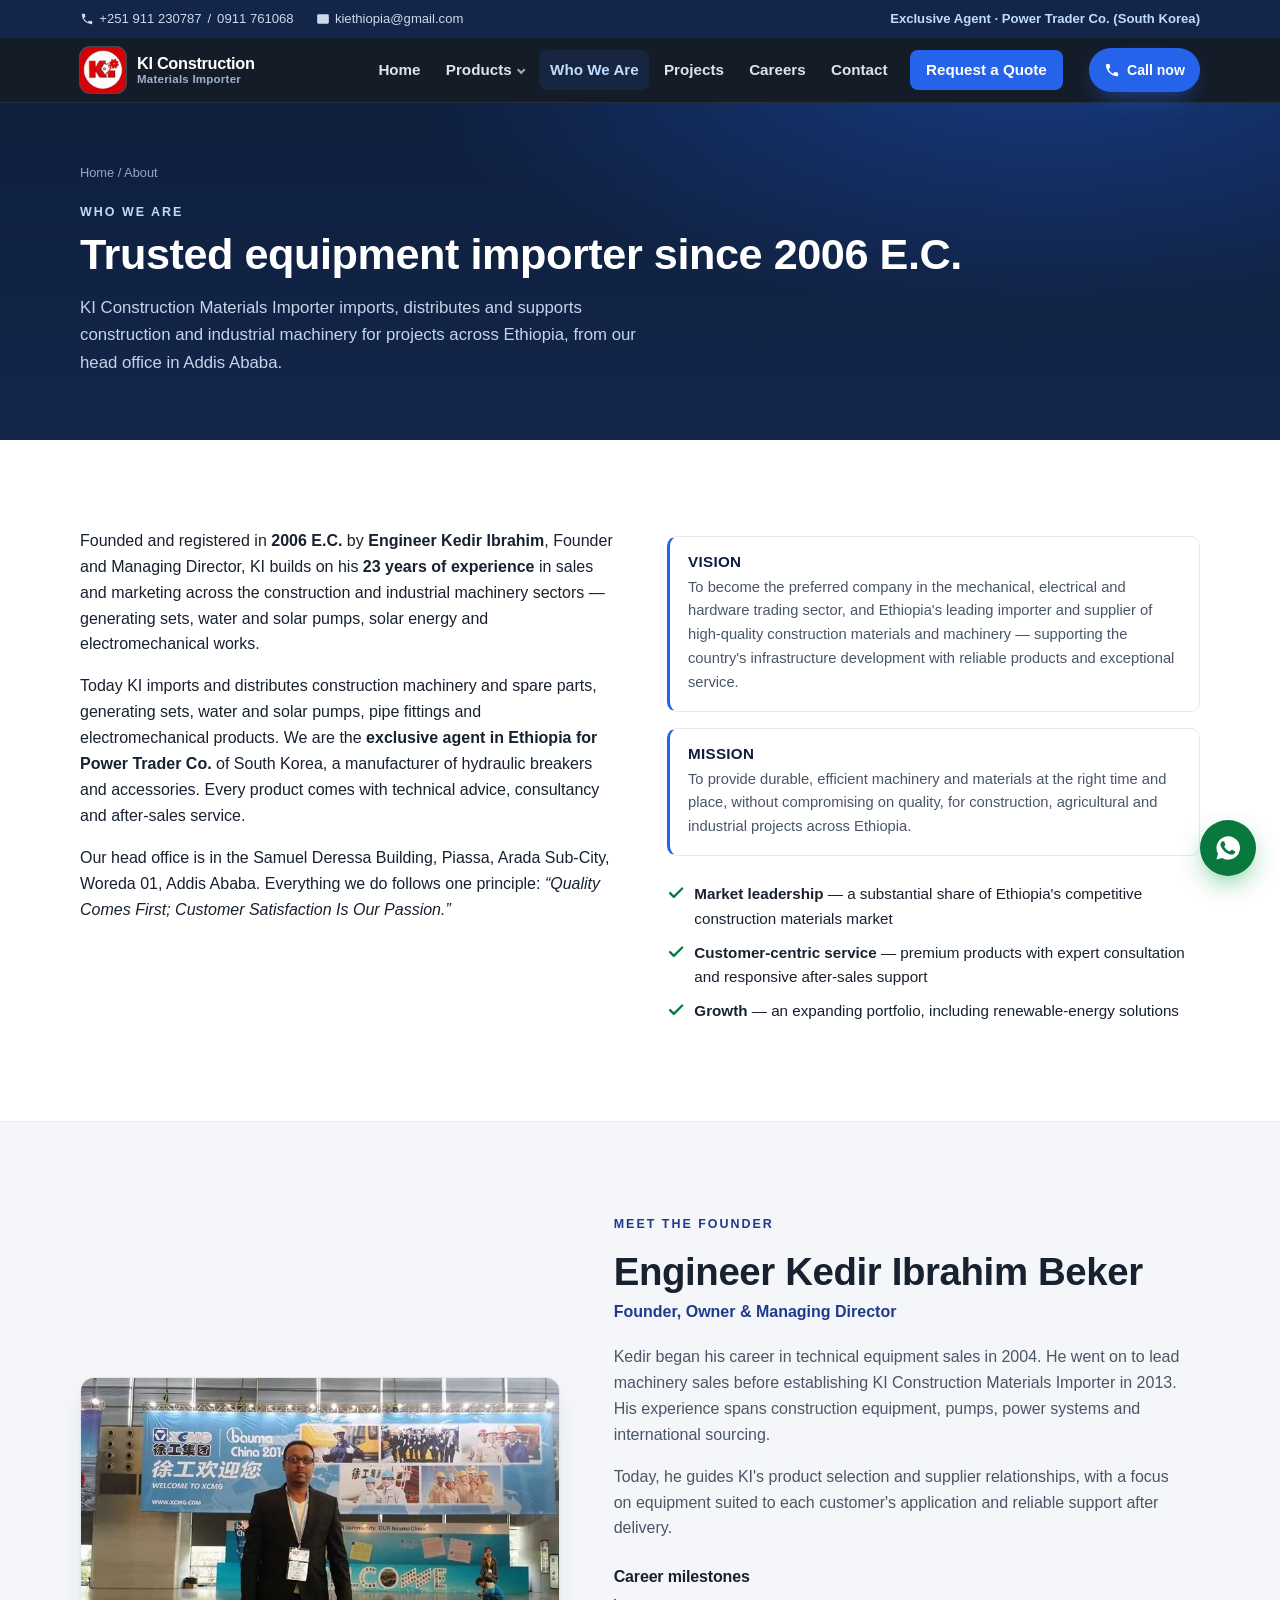
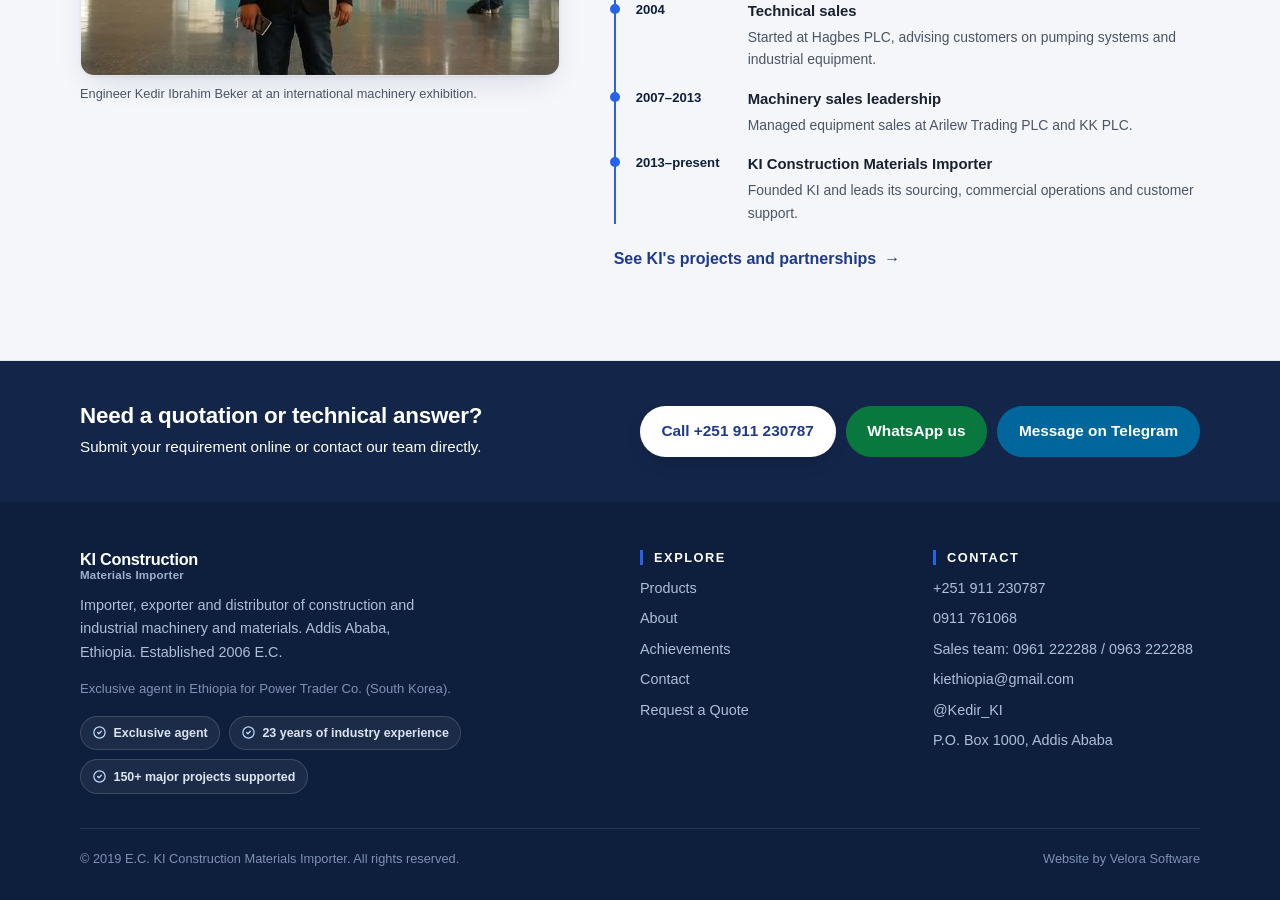
<file: about.html>
<!DOCTYPE html>
<html lang="en">
<head>
<meta charset="UTF-8">
<meta name="viewport" content="width=device-width, initial-scale=1">
<title>About — KI Construction Materials Importer</title>
<meta name="title-am" content="ስለ እኛ — KI Construction Materials Importer">
<meta name="description" content="Meet Engineer Kedir Ibrahim Beker, founder of KI Construction Materials Importer, and learn about the company's history, mission and technical approach.">
<meta name="theme-color" content="#13264a">
<meta property="og:title" content="About — KI Construction Materials Importer">
<meta property="og:description" content="Meet Engineer Kedir Ibrahim Beker, founder of KI Construction Materials Importer, and learn about the company's history, mission and technical approach.">
<meta property="og:type" content="website">
<meta property="og:url" content="https://kiconstruction.site/about">
<meta property="og:image" content="https://kiconstruction.site/img/hero.jpg">
<meta property="og:image:width" content="1200">
<meta property="og:image:height" content="630">
<meta name="twitter:card" content="summary_large_image">
<link rel="canonical" href="https://kiconstruction.site/about">
<link rel="icon" href="/favicon.ico" sizes="any">
<link rel="icon" type="image/png" sizes="180x180" href="/img/ki-icon-180.png">
<link rel="icon" type="image/png" sizes="48x48" href="/img/ki-icon-48.png">
<link rel="icon" type="image/png" sizes="32x32" href="/img/ki-icon-32.png">
<link rel="icon" type="image/png" sizes="16x16" href="/img/ki-icon-16.png">
<link rel="apple-touch-icon" sizes="180x180" href="/img/ki-icon-180.png">
<link rel="stylesheet" href="assets.min.css?v=20261013-founder">
</head>
<body>
<div class="topbar">
  <div class="wrap">
    <span class="topbar-phones"><a href="tel:+251911230787"><svg aria-hidden="true" focusable="false" viewBox="0 0 24 24" width="14" height="14" fill="currentColor"><path d="M6.6 10.8a15.5 15.5 0 006.6 6.6l2.2-2.2c.3-.3.7-.4 1-.2 1.2.4 2.4.6 3.6.6.6 0 1 .4 1 1V20c0 .6-.4 1-1 1A17 17 0 013 4c0-.6.4-1 1-1h3.5c.6 0 1 .4 1 1 0 1.2.2 2.4.6 3.6.1.4 0 .8-.3 1z"/></svg> +251 911 230787</a><span aria-hidden="true">/</span><a href="tel:+251911761068">0911 761068</a></span>
    <a href="mailto:kiethiopia@gmail.com"><svg aria-hidden="true" focusable="false" viewBox="0 0 24 24" width="14" height="14" fill="currentColor"><path d="M4 4h16c1.1 0 2 .9 2 2v12c0 1.1-.9 2-2 2H4c-1.1 0-2-.9-2-2V6c0-1.1.9-2 2-2zm8 7L4 6.2V6l8 5 8-5v.2L12 11z"/></svg> kiethiopia@gmail.com</a>
    <span class="spacer"></span>
    <span class="tag" data-i18n="topbar.tag">Exclusive Agent · Power Trader Co. (South Korea)</span>
  </div>
</div>

<header class="site">
  <div class="wrap nav">
    <a class="brand" href="/">
      <img src="img/ki-logo-128.webp?v=2" srcset="img/ki-logo-128.webp?v=2 1x, img/ki-logo-256.webp?v=2 2x" alt="KI Construction Materials Importer logo" width="58" height="58" decoding="async">
      <span>KI Construction<b data-i18n="brand.sub">Materials Importer</b></span>
    </a>
    <nav class="nav-links" aria-label="Primary" data-i18n-aria="nav.aria">
      <a href="/" data-i18n="nav.home">Home</a>
      <span class="has-sub">
        <a href="products" data-i18n="nav.products">Products</a>
        <span class="sub">
          <a href="products" data-i18n="cat.all">All products</a>
      <a href="product-generating-sets" data-i18n="cat.gensets">Generating sets &amp; power</a>
      <a href="product-hydraulic-breakers" data-i18n="cat.breakers">Hydraulic breakers</a>
      <a href="product-pumps" data-i18n="cat.pumps">Pumps &amp; solar pumps</a>
      <a href="product-construction-machinery" data-i18n="cat.machinery">Construction machinery</a>
      <a href="product-electro-mechanical" data-i18n="cat.electro">Electromechanical</a>
        </span>
      </span>
      <a href="about" class="active" aria-current="page" data-i18n="nav.whoWeAre">Who We Are</a>
      <a href="achievements" data-i18n="nav.projects">Projects</a>
      <a href="careers" data-i18n="nav.careers">Careers</a>
      <a href="contact" data-i18n="nav.contact">Contact</a>
      <a class="nav-quote" href="quote" data-i18n="btn.quote">Request a Quote</a>
    </nav>
    <div class="langswitch" role="group" aria-label="Language">
      <button class="langbtn" type="button" data-lang="en" aria-pressed="true">EN</button>
      <button class="langbtn" type="button" data-lang="am" aria-pressed="false">አማ</button>
    </div>
    <a class="btn btn-brand btn-sm nav-cta" href="tel:+251911230787"><svg aria-hidden="true" focusable="false" viewBox="0 0 24 24" fill="currentColor"><path d="M6.6 10.8a15.5 15.5 0 006.6 6.6l2.2-2.2c.3-.3.7-.4 1-.2 1.2.4 2.4.6 3.6.6.6 0 1 .4 1 1V20c0 .6-.4 1-1 1A17 17 0 013 4c0-.6.4-1 1-1h3.5c.6 0 1 .4 1 1 0 1.2.2 2.4.6 3.6.1.4 0 .8-.3 1z"/></svg><span data-i18n="btn.callNow">Call now</span></a>
    <a class="call-mini" href="tel:+251911230787" aria-label="Call KI" data-i18n-aria="call.aria"><svg aria-hidden="true" focusable="false" viewBox="0 0 24 24" fill="currentColor"><path d="M6.6 10.8a15.5 15.5 0 006.6 6.6l2.2-2.2c.3-.3.7-.4 1-.2 1.2.4 2.4.6 3.6.6.6 0 1 .4 1 1V20c0 .6-.4 1-1 1A17 17 0 013 4c0-.6.4-1 1-1h3.5c.6 0 1 .4 1 1 0 1.2.2 2.4.6 3.6.1.4 0 .8-.3 1z"/></svg></a>
    <button class="menu-btn" id="menuBtn" aria-label="Open menu" data-i18n-aria="menu.aria" aria-expanded="false" aria-controls="mnav">
      <svg aria-hidden="true" focusable="false" viewBox="0 0 24 24" fill="none" stroke="currentColor" stroke-width="2" stroke-linecap="round"><path d="M4 7h16M4 12h16M4 17h16"/></svg>
    </button>
  </div>
  <div class="mnav" id="mnav">
    <a href="/" data-i18n="nav.home">Home</a>
    <a href="products" data-i18n="nav.products">Products</a>
    <a href="product-generating-sets" class="sub-link" data-i18n="cat.gensets">Generating sets &amp; power</a>
    <a href="product-hydraulic-breakers" class="sub-link" data-i18n="cat.breakers">Hydraulic breakers</a>
    <a href="product-pumps" class="sub-link" data-i18n="cat.pumps">Pumps &amp; solar pumps</a>
    <a href="product-construction-machinery" class="sub-link" data-i18n="cat.machinery">Construction machinery</a>
    <a href="product-electro-mechanical" class="sub-link" data-i18n="cat.electro">Electromechanical</a>
    <a href="about" class="active" aria-current="page" data-i18n="nav.whoWeAre">Who We Are</a>
    <a href="achievements" data-i18n="nav.projects">Projects</a>
    <a href="careers" data-i18n="nav.careers">Careers</a>
    <a href="contact" data-i18n="nav.contact">Contact</a>
    <a class="mnav-quote" href="quote" data-i18n="btn.quote">Request a Quote</a>
    <div class="row">
      <a class="btn btn-brand btn-sm" href="tel:+251911230787" data-i18n="mnav.call">Call</a>
      <a class="btn btn-wa btn-sm" href="https://wa.me/251911230787">WhatsApp</a>
      <a class="btn btn-tg btn-sm" href="https://t.me/Kedir_KI">Telegram</a>
    </div>
  </div>
</header>
<main>
<section class="page-hero">
  <div class="wrap">
    <div class="crumbs"><a href="/" data-i18n="nav.home">Home</a> / <span data-i18n="nav.about">About</span></div>
    <span class="eyebrow" data-i18n="about.eyebrow">Who we are</span>
    <h1 data-i18n="about.h2">Trusted equipment importer since 2006 E.C.</h1>
    <p data-i18n="about.lead">KI Construction Materials Importer imports, distributes and supports construction and industrial machinery for projects across Ethiopia, from our head office in Addis Ababa.</p>
  </div>
</section>

<section>
  <div class="wrap">
    <div class="about-grid">
      <div>
        <p data-i18n-html="about.p1">Founded and registered in <b>2006 E.C.</b> by <b>Engineer Kedir Ibrahim</b>, Founder and Managing Director, KI builds on his <b>23 years of experience</b> in sales and marketing across the construction and industrial machinery sectors &mdash; generating sets, water and solar pumps, solar energy and electromechanical works.</p>
        <p data-i18n-html="about.p2">Today KI imports and distributes construction machinery and spare parts, generating sets, water and solar pumps, pipe fittings and electromechanical products. We are the <b>exclusive agent in Ethiopia for Power Trader Co.</b> of South Korea, a manufacturer of hydraulic breakers and accessories. Every product comes with technical advice, consultancy and after-sales service.</p>
        <p data-i18n-html="about.p3">Our head office is in the Samuel Deressa Building, Piassa, Arada Sub-City, Woreda 01, Addis Ababa. Everything we do follows one principle: <i>&ldquo;Quality Comes First; Customer Satisfaction Is Our Passion.&rdquo;</i></p>
      </div>
      <div>
        <div class="vm">
          <div class="box">
            <h2 data-i18n="about.visionLabel">Vision</h2>
            <p data-i18n="about.visionText">To become the preferred company in the mechanical, electrical and hardware trading sector, and Ethiopia's leading importer and supplier of high-quality construction materials and machinery &mdash; supporting the country's infrastructure development with reliable products and exceptional service.</p>
          </div>
          <div class="box">
            <h2 data-i18n="about.missionLabel">Mission</h2>
            <p data-i18n="about.missionText">To provide durable, efficient machinery and materials at the right time and place, without compromising on quality, for construction, agricultural and industrial projects across Ethiopia.</p>
          </div>
        </div>
        <ul class="obj">
          <li><svg aria-hidden="true" focusable="false" viewBox="0 0 24 24" fill="none" stroke="currentColor" stroke-width="3" stroke-linecap="round" stroke-linejoin="round"><path d="M20 6L9 17l-5-5"/></svg><span data-i18n-html="about.obj1"><b>Market leadership</b> &mdash; a substantial share of Ethiopia's competitive construction materials market</span></li>
          <li><svg aria-hidden="true" focusable="false" viewBox="0 0 24 24" fill="none" stroke="currentColor" stroke-width="3" stroke-linecap="round" stroke-linejoin="round"><path d="M20 6L9 17l-5-5"/></svg><span data-i18n-html="about.obj2"><b>Customer-centric service</b> &mdash; premium products with expert consultation and responsive after-sales support</span></li>
          <li><svg aria-hidden="true" focusable="false" viewBox="0 0 24 24" fill="none" stroke="currentColor" stroke-width="3" stroke-linecap="round" stroke-linejoin="round"><path d="M20 6L9 17l-5-5"/></svg><span data-i18n-html="about.obj3"><b>Growth</b> &mdash; an expanding portfolio, including renewable-energy solutions</span></li>
        </ul>
      </div>
    </div>
  </div>
</section>

<section class="founder-section" id="founder">
  <div class="wrap founder-grid">
    <figure class="about-media founder-media">
      <img src="img/about.webp" width="960" height="540" alt="Engineer Kedir Ibrahim Beker at an international machinery trade fair" loading="lazy">
      <figcaption>Engineer Kedir Ibrahim Beker at an international machinery exhibition.</figcaption>
    </figure>
    <div class="founder-copy">
      <span class="eyebrow">Meet the founder</span>
      <h2>Engineer Kedir Ibrahim Beker</h2>
      <p class="founder-role">Founder, Owner &amp; Managing Director</p>
      <p>Kedir began his career in technical equipment sales in 2004. He went on to lead machinery sales before establishing KI Construction Materials Importer in 2013. His experience spans construction equipment, pumps, power systems and international sourcing.</p>
      <p>Today, he guides KI's product selection and supplier relationships, with a focus on equipment suited to each customer's application and reliable support after delivery.</p>
      <h3>Career milestones</h3>
      <ol class="founder-timeline">
        <li><span>2004</span><div><strong>Technical sales</strong><p>Started at Hagbes PLC, advising customers on pumping systems and industrial equipment.</p></div></li>
        <li><span>2007–2013</span><div><strong>Machinery sales leadership</strong><p>Managed equipment sales at Arilew Trading PLC and KK PLC.</p></div></li>
        <li><span>2013–present</span><div><strong>KI Construction Materials Importer</strong><p>Founded KI and leads its sourcing, commercial operations and customer support.</p></div></li>
      </ol>
      <a class="founder-link" href="achievements">See KI's projects and partnerships <span aria-hidden="true">&rarr;</span></a>
    </div>
  </div>
</section>

<div class="cta-band">
  <div class="wrap">
    <div>
      <h2 data-i18n="band.h">Need a quotation or technical answer?</h2>
      <p data-i18n="band.p">Submit your requirement online or contact our team directly.</p>
    </div>
    <div class="btns">
      <a class="btn btn-brand" href="tel:+251911230787" data-i18n="contact.cta1">Call +251 911 230787</a>
      <a class="btn btn-wa" href="https://wa.me/251911230787" data-i18n="contact.cta2">WhatsApp us</a>
      <a class="btn btn-tg" href="https://t.me/Kedir_KI" data-i18n="contact.cta3">Message on Telegram</a>
    </div>
  </div>
</div>

</main>
<footer class="site">
  <div class="wrap">
    <div class="cols">
      <div>
        <a class="brand" href="/" style="color:#fff">
          <span>KI Construction<b style="color:#9fb1cd" data-i18n="brand.sub">Materials Importer</b></span>
        </a>
        <p style="max-width:44ch" data-i18n="footer.desc">Importer, exporter and distributor of construction and industrial machinery and materials. Addis Ababa, Ethiopia. Established 2006 E.C.</p>
        <p style="font-size:.82rem;color:#7e91b3" data-i18n="footer.ptLine">Exclusive agent in Ethiopia for Power Trader Co. (South Korea).</p>
        <div class="foot-badges">
          <span class="fbadge"><svg aria-hidden="true" focusable="false" viewBox="0 0 24 24" fill="none" stroke="currentColor" stroke-width="2" stroke-linecap="round" stroke-linejoin="round"><path d="M9 12l2 2 4-4"/><circle cx="12" cy="12" r="9"/></svg><span data-i18n="p2.tag">Exclusive agent</span></span>
          <span class="fbadge"><svg aria-hidden="true" focusable="false" viewBox="0 0 24 24" fill="none" stroke="currentColor" stroke-width="2" stroke-linecap="round" stroke-linejoin="round"><path d="M9 12l2 2 4-4"/><circle cx="12" cy="12" r="9"/></svg><span data-i18n-html="hero.badge1"><b>23 years</b> of industry experience</span></span>
          <span class="fbadge"><svg aria-hidden="true" focusable="false" viewBox="0 0 24 24" fill="none" stroke="currentColor" stroke-width="2" stroke-linecap="round" stroke-linejoin="round"><path d="M9 12l2 2 4-4"/><circle cx="12" cy="12" r="9"/></svg><span data-i18n-html="hero.badge2"><b>150+</b> major projects supported</span></span>
        </div>
      </div>
      <div>
        <h2 data-i18n="footer.exploreH">Explore</h2>
        <ul>
          <li><a href="products" data-i18n="nav.products">Products</a></li>
          <li><a href="about" data-i18n="nav.about">About</a></li>
          <li><a href="achievements" data-i18n="nav.achievements">Achievements</a></li>
          <li><a href="contact" data-i18n="nav.contact">Contact</a></li>
          <li><a href="quote" data-i18n="btn.quote">Request a Quote</a></li>
        </ul>
      </div>
      <div>
        <h2 data-i18n="footer.contactH">Contact</h2>
        <ul>
          <li><a href="tel:+251911230787">+251 911 230787</a></li>
          <li><a href="tel:+251911761068">0911 761068</a></li>
          <li><span data-i18n="footer.sales">Sales team:</span> <a href="tel:+251961222288">0961 222288</a> / <a href="tel:+251963222288">0963 222288</a></li>
          <li><a href="mailto:kiethiopia@gmail.com">kiethiopia@gmail.com</a></li>
          <li><a href="https://t.me/Kedir_KI">@Kedir_KI</a></li>
          <li data-i18n="footer.pobox">P.O. Box 1000, Addis Ababa</li>
        </ul>
      </div>
    </div>
    <div class="fine">
      <span data-i18n-html="footer.copyright">&copy; <span id="yr">2019</span> E.C. KI Construction Materials Importer. All rights reserved.</span>
      <span data-i18n="footer.velora">Website by Velora Software</span>
    </div>
  </div>
</footer>

<a class="fab" href="https://wa.me/251911230787" aria-label="Chat with us on WhatsApp" data-i18n-aria="fab.aria"><svg aria-hidden="true" focusable="false" viewBox="0 0 24 24" fill="currentColor"><path d="M12 2a10 10 0 00-8.6 15l-1.3 4.8 4.9-1.3A10 10 0 1012 2zm5.8 14.2c-.2.7-1.4 1.3-2 1.4-.5.1-1.2.1-1.9-.1-.4-.1-1-.3-1.8-.6-3.1-1.3-5.1-4.5-5.3-4.7-.1-.2-1.2-1.6-1.2-3.1s.8-2.2 1.1-2.5c.3-.3.6-.4.8-.4h.6c.2 0 .4 0 .7.5l.9 2.1c.1.2.1.4 0 .6l-.4.6-.4.4c-.1.1-.3.3-.1.6.2.3.8 1.4 1.8 2.2 1.3 1.1 2.3 1.5 2.6 1.6.3.1.5.1.7-.1l.9-1c.2-.3.4-.2.7-.1l2 1c.3.1.5.2.6.3.1.2.1.8-.1 1.5z"/></svg></a>

<script src="assets.min.js?v=20261001-a"></script>
</body>
</html>
</file>
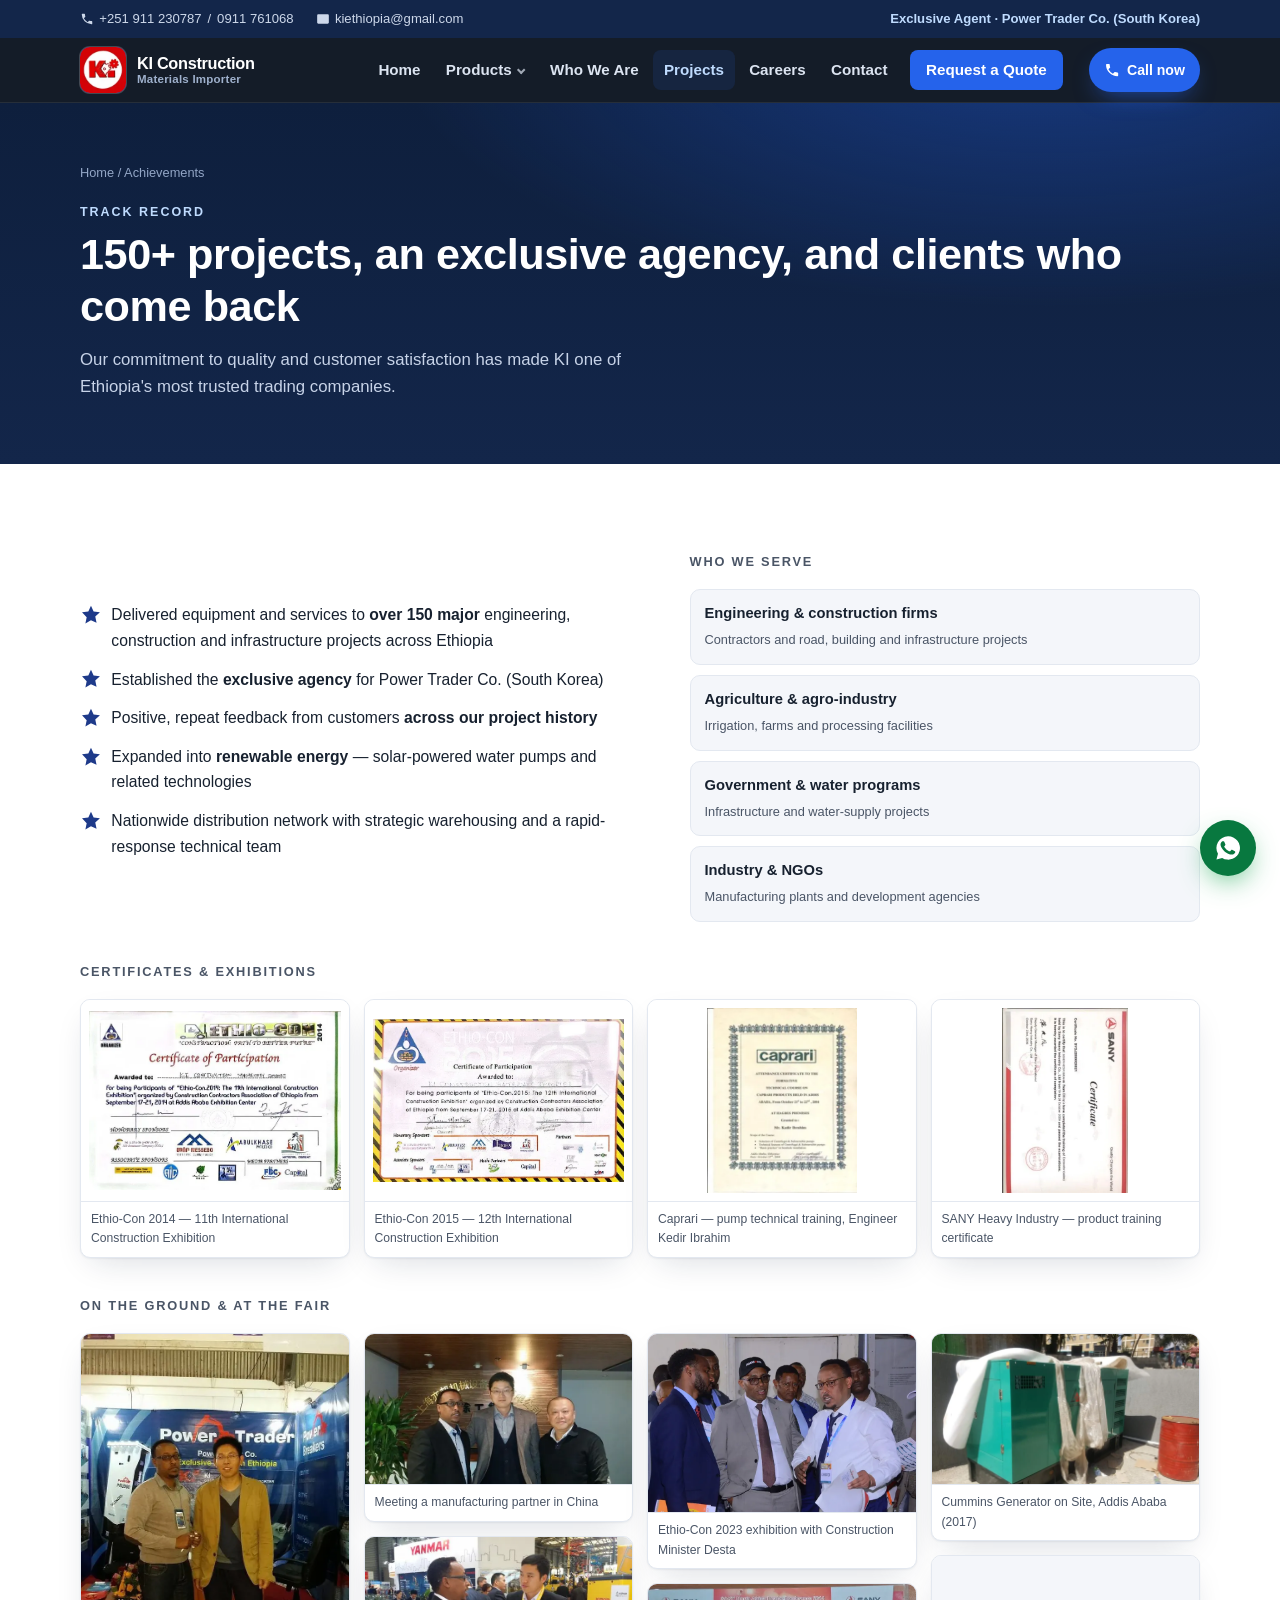
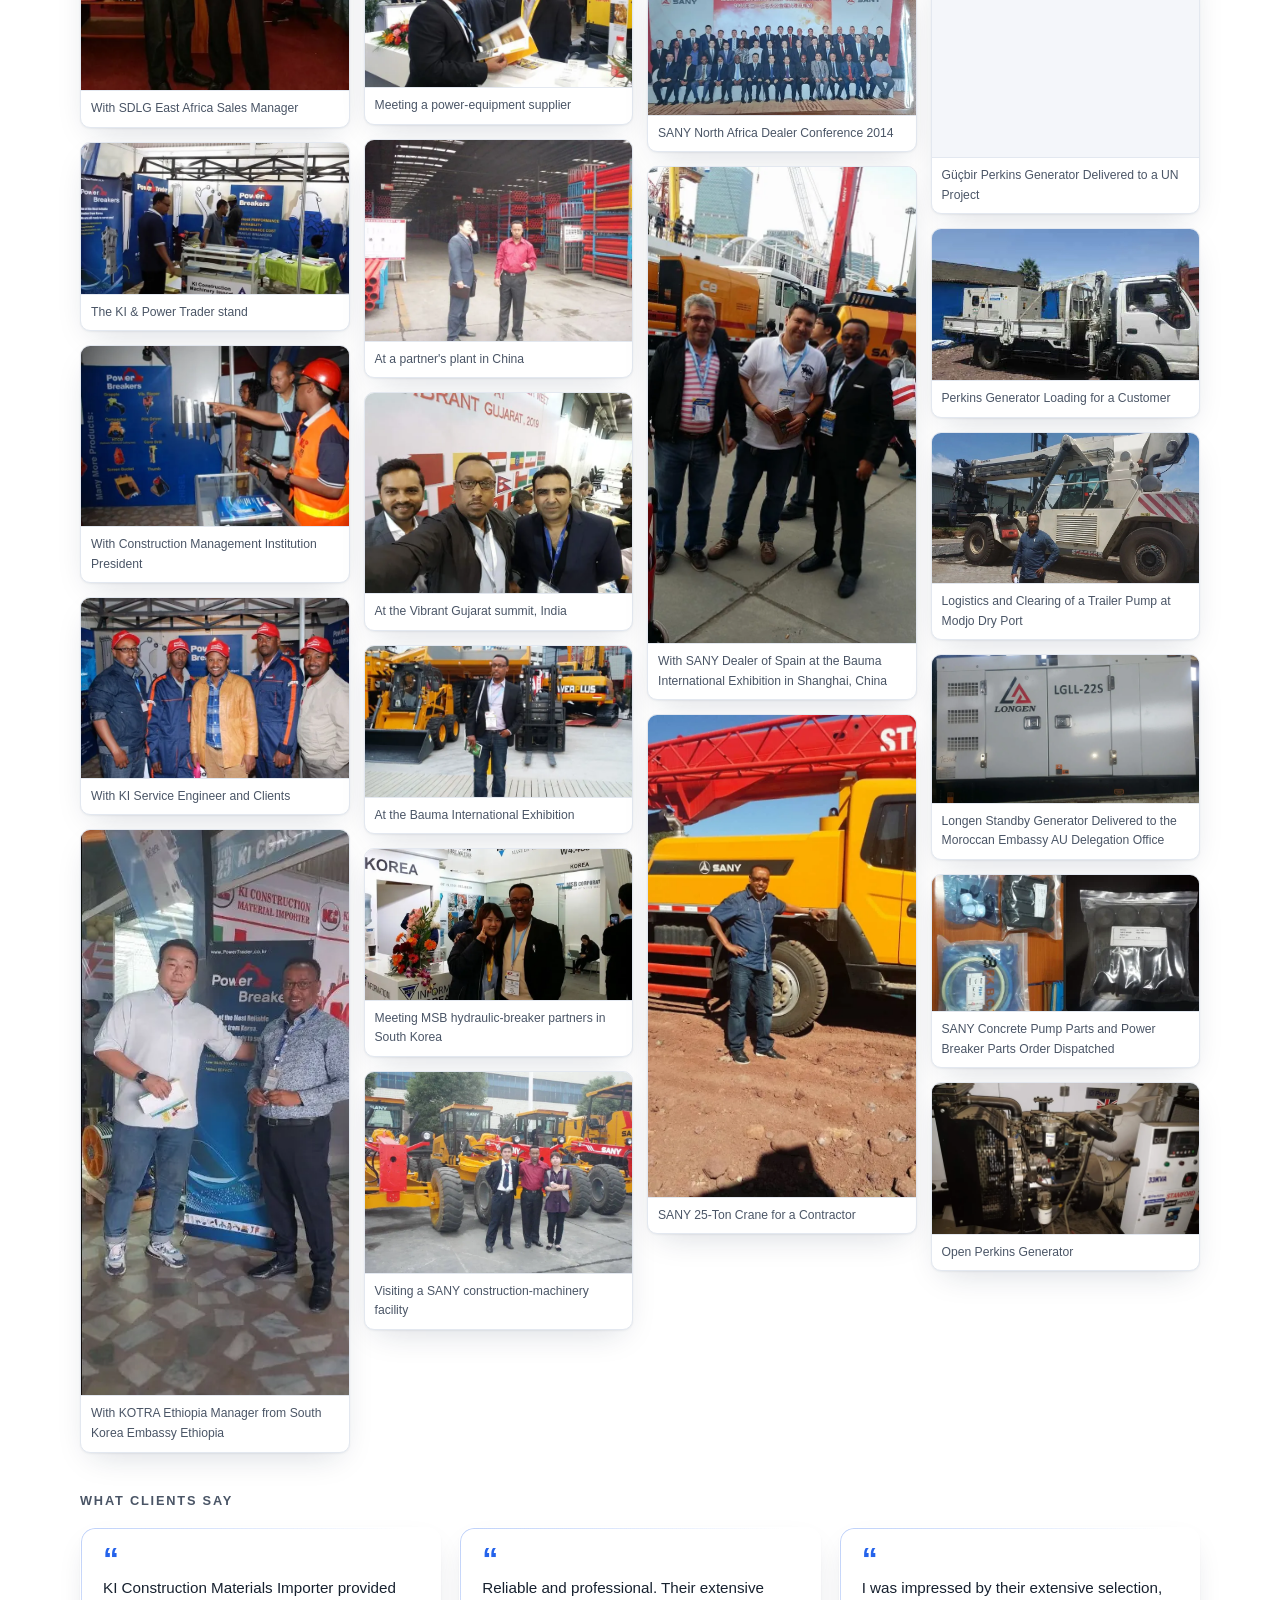
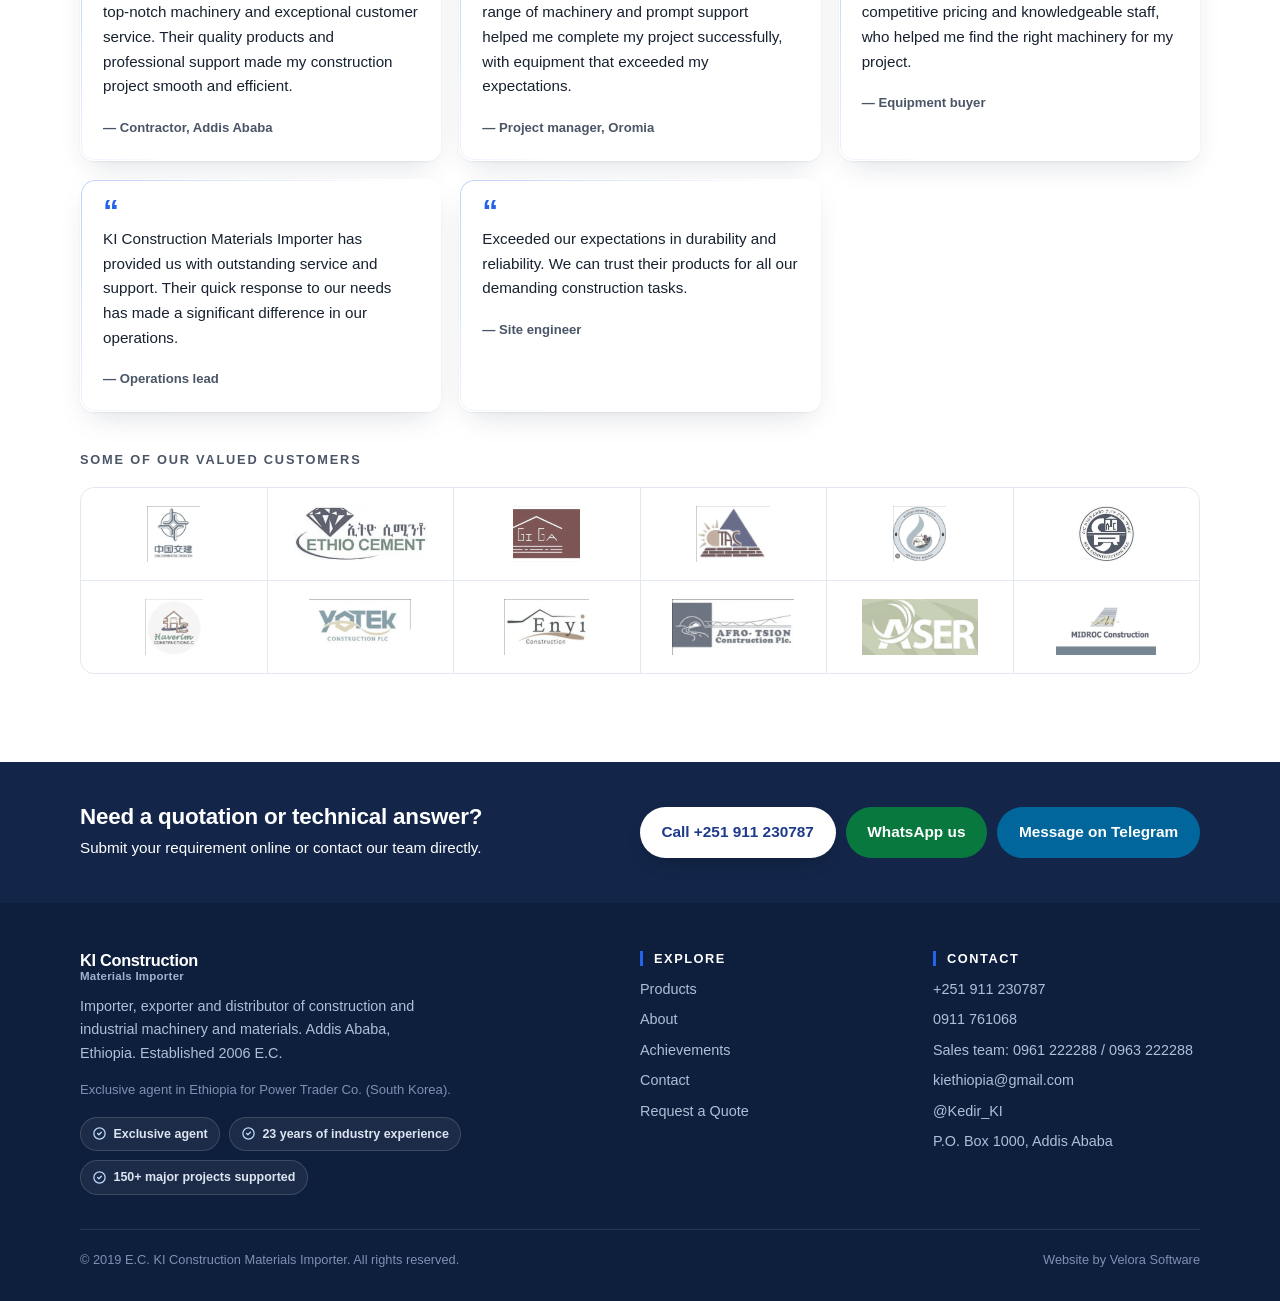
<file: achievements.html>
<!DOCTYPE html>
<html lang="en">
<head>
<meta charset="UTF-8">
<meta name="viewport" content="width=device-width, initial-scale=1">
<title>Achievements — KI Construction Materials Importer</title>
<meta name="title-am" content="ስኬቶች — KI Construction Materials Importer">
<meta name="description" content="Over 150 major projects supported, an exclusive agency with Power Trader Co., certificates, exhibitions, client testimonials and customer logos.">
<meta name="theme-color" content="#13264a">
<meta property="og:title" content="Achievements — KI Construction Materials Importer">
<meta property="og:description" content="Over 150 major projects supported, an exclusive agency with Power Trader Co., certificates, exhibitions, client testimonials and customer logos.">
<meta property="og:type" content="website">
<meta property="og:url" content="https://kiconstruction.site/achievements">
<meta property="og:image" content="https://kiconstruction.site/img/hero.jpg">
<meta property="og:image:width" content="1200">
<meta property="og:image:height" content="630">
<meta name="twitter:card" content="summary_large_image">
<link rel="canonical" href="https://kiconstruction.site/achievements">
<link rel="icon" href="/favicon.ico" sizes="any">
<link rel="icon" type="image/png" sizes="180x180" href="/img/ki-icon-180.png">
<link rel="icon" type="image/png" sizes="48x48" href="/img/ki-icon-48.png">
<link rel="icon" type="image/png" sizes="32x32" href="/img/ki-icon-32.png">
<link rel="icon" type="image/png" sizes="16x16" href="/img/ki-icon-16.png">
<link rel="apple-touch-icon" sizes="180x180" href="/img/ki-icon-180.png">
<link rel="stylesheet" href="assets.min.css?v=20261001-j">
</head>
<body>
<div class="topbar">
  <div class="wrap">
    <span class="topbar-phones"><a href="tel:+251911230787"><svg aria-hidden="true" focusable="false" viewBox="0 0 24 24" width="14" height="14" fill="currentColor"><path d="M6.6 10.8a15.5 15.5 0 006.6 6.6l2.2-2.2c.3-.3.7-.4 1-.2 1.2.4 2.4.6 3.6.6.6 0 1 .4 1 1V20c0 .6-.4 1-1 1A17 17 0 013 4c0-.6.4-1 1-1h3.5c.6 0 1 .4 1 1 0 1.2.2 2.4.6 3.6.1.4 0 .8-.3 1z"/></svg> +251 911 230787</a><span aria-hidden="true">/</span><a href="tel:+251911761068">0911 761068</a></span>
    <a href="mailto:kiethiopia@gmail.com"><svg aria-hidden="true" focusable="false" viewBox="0 0 24 24" width="14" height="14" fill="currentColor"><path d="M4 4h16c1.1 0 2 .9 2 2v12c0 1.1-.9 2-2 2H4c-1.1 0-2-.9-2-2V6c0-1.1.9-2 2-2zm8 7L4 6.2V6l8 5 8-5v.2L12 11z"/></svg> kiethiopia@gmail.com</a>
    <span class="spacer"></span>
    <span class="tag" data-i18n="topbar.tag">Exclusive Agent · Power Trader Co. (South Korea)</span>
  </div>
</div>

<header class="site">
  <div class="wrap nav">
    <a class="brand" href="/">
      <img src="img/ki-logo-128.webp?v=2" srcset="img/ki-logo-128.webp?v=2 1x, img/ki-logo-256.webp?v=2 2x" alt="KI Construction Materials Importer logo" width="58" height="58" decoding="async">
      <span>KI Construction<b data-i18n="brand.sub">Materials Importer</b></span>
    </a>
    <nav class="nav-links" aria-label="Primary" data-i18n-aria="nav.aria">
      <a href="/" data-i18n="nav.home">Home</a>
      <span class="has-sub">
        <a href="products" data-i18n="nav.products">Products</a>
        <span class="sub">
          <a href="products" data-i18n="cat.all">All products</a>
      <a href="product-generating-sets" data-i18n="cat.gensets">Generating sets &amp; power</a>
      <a href="product-hydraulic-breakers" data-i18n="cat.breakers">Hydraulic breakers</a>
      <a href="product-pumps" data-i18n="cat.pumps">Pumps &amp; solar pumps</a>
      <a href="product-construction-machinery" data-i18n="cat.machinery">Construction machinery</a>
      <a href="product-electro-mechanical" data-i18n="cat.electro">Electromechanical</a>
        </span>
      </span>
      <a href="about" data-i18n="nav.whoWeAre">Who We Are</a>
      <a href="achievements" class="active" aria-current="page" data-i18n="nav.projects">Projects</a>
      <a href="careers" data-i18n="nav.careers">Careers</a>
      <a href="contact" data-i18n="nav.contact">Contact</a>
      <a class="nav-quote" href="quote" data-i18n="btn.quote">Request a Quote</a>
    </nav>
    <div class="langswitch" role="group" aria-label="Language">
      <button class="langbtn" type="button" data-lang="en" aria-pressed="true">EN</button>
      <button class="langbtn" type="button" data-lang="am" aria-pressed="false">አማ</button>
    </div>
    <a class="btn btn-brand btn-sm nav-cta" href="tel:+251911230787"><svg aria-hidden="true" focusable="false" viewBox="0 0 24 24" fill="currentColor"><path d="M6.6 10.8a15.5 15.5 0 006.6 6.6l2.2-2.2c.3-.3.7-.4 1-.2 1.2.4 2.4.6 3.6.6.6 0 1 .4 1 1V20c0 .6-.4 1-1 1A17 17 0 013 4c0-.6.4-1 1-1h3.5c.6 0 1 .4 1 1 0 1.2.2 2.4.6 3.6.1.4 0 .8-.3 1z"/></svg><span data-i18n="btn.callNow">Call now</span></a>
    <a class="call-mini" href="tel:+251911230787" aria-label="Call KI" data-i18n-aria="call.aria"><svg aria-hidden="true" focusable="false" viewBox="0 0 24 24" fill="currentColor"><path d="M6.6 10.8a15.5 15.5 0 006.6 6.6l2.2-2.2c.3-.3.7-.4 1-.2 1.2.4 2.4.6 3.6.6.6 0 1 .4 1 1V20c0 .6-.4 1-1 1A17 17 0 013 4c0-.6.4-1 1-1h3.5c.6 0 1 .4 1 1 0 1.2.2 2.4.6 3.6.1.4 0 .8-.3 1z"/></svg></a>
    <button class="menu-btn" id="menuBtn" aria-label="Open menu" data-i18n-aria="menu.aria" aria-expanded="false" aria-controls="mnav">
      <svg aria-hidden="true" focusable="false" viewBox="0 0 24 24" fill="none" stroke="currentColor" stroke-width="2" stroke-linecap="round"><path d="M4 7h16M4 12h16M4 17h16"/></svg>
    </button>
  </div>
  <div class="mnav" id="mnav">
    <a href="/" data-i18n="nav.home">Home</a>
    <a href="products" data-i18n="nav.products">Products</a>
    <a href="product-generating-sets" class="sub-link" data-i18n="cat.gensets">Generating sets &amp; power</a>
    <a href="product-hydraulic-breakers" class="sub-link" data-i18n="cat.breakers">Hydraulic breakers</a>
    <a href="product-pumps" class="sub-link" data-i18n="cat.pumps">Pumps &amp; solar pumps</a>
    <a href="product-construction-machinery" class="sub-link" data-i18n="cat.machinery">Construction machinery</a>
    <a href="product-electro-mechanical" class="sub-link" data-i18n="cat.electro">Electromechanical</a>
    <a href="about" data-i18n="nav.whoWeAre">Who We Are</a>
    <a href="achievements" class="active" aria-current="page" data-i18n="nav.projects">Projects</a>
    <a href="careers" data-i18n="nav.careers">Careers</a>
    <a href="contact" data-i18n="nav.contact">Contact</a>
    <a class="mnav-quote" href="quote" data-i18n="btn.quote">Request a Quote</a>
    <div class="row">
      <a class="btn btn-brand btn-sm" href="tel:+251911230787" data-i18n="mnav.call">Call</a>
      <a class="btn btn-wa btn-sm" href="https://wa.me/251911230787">WhatsApp</a>
      <a class="btn btn-tg btn-sm" href="https://t.me/Kedir_KI">Telegram</a>
    </div>
  </div>
</header>
<main>
<section class="page-hero">
  <div class="wrap">
    <div class="crumbs"><a href="/" data-i18n="nav.home">Home</a> / <span data-i18n="nav.achievements">Achievements</span></div>
    <span class="eyebrow" data-i18n="ach.eyebrow">Track record</span>
    <h1 data-i18n="ach.h2">150+ projects, an exclusive agency, and clients who come back</h1>
    <p data-i18n="ach.lead">Our commitment to quality and customer satisfaction has made KI one of Ethiopia's most trusted trading companies.</p>
  </div>
</section>

<section>
  <div class="wrap">
    <div class="ach-lead">
      <ul class="ticks">
        <li><svg aria-hidden="true" focusable="false" viewBox="0 0 24 24" fill="currentColor"><path d="M12 2l2.9 6.3 6.9.8-5.1 4.7 1.4 6.8L12 17.8 5.9 21.4l1.4-6.8L2.2 9.1l6.9-.8z"/></svg><span data-i18n-html="ach.tick1">Delivered equipment and services to <b>over 150 major</b> engineering, construction and infrastructure projects across Ethiopia</span></li>
        <li><svg aria-hidden="true" focusable="false" viewBox="0 0 24 24" fill="currentColor"><path d="M12 2l2.9 6.3 6.9.8-5.1 4.7 1.4 6.8L12 17.8 5.9 21.4l1.4-6.8L2.2 9.1l6.9-.8z"/></svg><span data-i18n-html="ach.tick2">Established the <b>exclusive agency</b> for Power Trader Co. (South Korea)</span></li>
        <li><svg aria-hidden="true" focusable="false" viewBox="0 0 24 24" fill="currentColor"><path d="M12 2l2.9 6.3 6.9.8-5.1 4.7 1.4 6.8L12 17.8 5.9 21.4l1.4-6.8L2.2 9.1l6.9-.8z"/></svg><span data-i18n-html="ach.tick3">Positive, repeat feedback from customers <b>across our project history</b></span></li>
        <li><svg aria-hidden="true" focusable="false" viewBox="0 0 24 24" fill="currentColor"><path d="M12 2l2.9 6.3 6.9.8-5.1 4.7 1.4 6.8L12 17.8 5.9 21.4l1.4-6.8L2.2 9.1l6.9-.8z"/></svg><span data-i18n-html="ach.tick4">Expanded into <b>renewable energy</b> &mdash; solar-powered water pumps and related technologies</span></li>
        <li><svg aria-hidden="true" focusable="false" viewBox="0 0 24 24" fill="currentColor"><path d="M12 2l2.9 6.3 6.9.8-5.1 4.7 1.4 6.8L12 17.8 5.9 21.4l1.4-6.8L2.2 9.1l6.9-.8z"/></svg><span data-i18n-html="ach.tick5">Nationwide distribution network with strategic warehousing and a rapid-response technical team</span></li>
      </ul>
      <div>
        <p class="subhead" style="margin-top:0" data-i18n="ach.serveSubhead">Who we serve</p>
        <div class="team" style="grid-template-columns:1fr">
          <div><b data-i18n="serve1.t">Engineering &amp; construction firms</b><span data-i18n="serve1.d">Contractors and road, building and infrastructure projects</span></div>
          <div><b data-i18n="serve2.t">Agriculture &amp; agro-industry</b><span data-i18n="serve2.d">Irrigation, farms and processing facilities</span></div>
          <div><b data-i18n="serve3.t">Government &amp; water programs</b><span data-i18n="serve3.d">Infrastructure and water-supply projects</span></div>
          <div><b data-i18n="serve4.t">Industry &amp; NGOs</b><span data-i18n="serve4.d">Manufacturing plants and development agencies</span></div>
        </div>
      </div>
    </div>

    <p class="subhead" data-i18n="ach.certSubhead">Certificates &amp; exhibitions</p>
    <div class="gal certs">
      <figure><img src="img/cert1.webp" width="607" height="432" alt="Ethio-Con 2014 Certificate of Participation" loading="lazy"><figcaption data-i18n="cert1.cap">Ethio-Con 2014 &mdash; 11th International Construction Exhibition</figcaption></figure>
      <figure><img src="img/cert2.webp" width="681" height="442" alt="Ethio-Con 2015 Certificate of Participation" loading="lazy"><figcaption data-i18n="cert2.cap">Ethio-Con 2015 &mdash; 12th International Construction Exhibition</figcaption></figure>
      <figure><img src="img/cert3.webp" width="332" height="408" alt="Caprari pump technical training certificate" loading="lazy"><figcaption data-i18n="cert3.cap">Caprari &mdash; pump technical training, Engineer Kedir Ibrahim</figcaption></figure>
      <figure><img src="img/cert4.webp" width="370" height="541" alt="SANY certificate" loading="lazy"><figcaption data-i18n="cert4.cap">SANY Heavy Industry &mdash; product training certificate</figcaption></figure>
    </div>

    <p class="subhead" data-i18n="ach.photoSubhead">On the ground &amp; at the fair</p>
    <div class="photos">
      <figure><img src="img/exh1.webp" width="620" height="827" alt="KI representative with the SDLG East Africa Sales Manager at a machinery exhibition" loading="lazy"><figcaption data-i18n="photo1.cap">With SDLG East Africa Sales Manager</figcaption></figure>
      <figure><img src="img/exh8.webp" width="640" height="360" alt="The KI and Power Trader exhibition stand" loading="lazy"><figcaption data-i18n="photo8.cap">The KI &amp; Power Trader stand</figcaption></figure>
      <figure><img src="img/exh3.webp" width="640" height="430" alt="KI staff with the President of the Construction Management Institution" loading="lazy"><figcaption data-i18n="photo3.cap">With Construction Management Institution President</figcaption></figure>
      <figure><img src="img/exh4.webp" width="640" height="429" alt="KI service engineer with clients at an exhibition" loading="lazy"><figcaption data-i18n="photo4.cap">With KI Service Engineer and Clients</figcaption></figure>
      <figure><img src="img/exh2.webp" width="348" height="735" alt="Engineer Kedir Ibrahim with the KOTRA Ethiopia Manager from the South Korean Embassy in Ethiopia" loading="lazy"><figcaption data-i18n="photo2.cap">With KOTRA Ethiopia Manager from South Korea Embassy Ethiopia</figcaption></figure>
      <figure><img src="img/exh5.webp" width="640" height="360" alt="Engineer Kedir Ibrahim meeting a Chinese machinery manufacturing partner" loading="lazy"><figcaption data-i18n="photo5.cap">Meeting a manufacturing partner in China</figcaption></figure>
      <figure><img src="img/exh9.webp" width="640" height="360" alt="Engineer Kedir Ibrahim meeting a generating-set supplier at a KIPOR stand" loading="lazy"><figcaption data-i18n="photo9.cap">Meeting a power-equipment supplier</figcaption></figure>
      <figure><img src="img/exh6.webp" width="640" height="480" alt="Engineer Kedir Ibrahim at a supplier's plant in China" loading="lazy"><figcaption data-i18n="photo6.cap">At a partner's plant in China</figcaption></figure>
      <figure><img src="img/exh7.webp" width="640" height="479" alt="Engineer Kedir Ibrahim at the Vibrant Gujarat trade summit in India" loading="lazy"><figcaption data-i18n="photo7.cap">At the Vibrant Gujarat summit, India</figcaption></figure>
      <figure><img src="img/exh10.webp" width="640" height="360" alt="Engineer Kedir Ibrahim among construction machinery at the Bauma International Exhibition" loading="lazy"><figcaption data-i18n="photo10.cap">At the Bauma International Exhibition</figcaption></figure>
      <figure><img src="img/ach-msb-korea-exhibition.webp" width="960" height="540" alt="Engineer Kedir Ibrahim meeting an MSB hydraulic-breaker representative at a Korean exhibition" loading="lazy" decoding="async"><figcaption data-i18n="photo11.cap">Meeting MSB hydraulic-breaker partners in South Korea</figcaption></figure>
      <figure><img src="img/ach-sany-facility-visit.webp" width="1080" height="810" alt="Engineer Kedir Ibrahim with SANY representatives during a construction-machinery facility visit" loading="lazy" decoding="async"><figcaption data-i18n="photo12.cap">Visiting a SANY construction-machinery facility</figcaption></figure>
      <figure><img src="img/ach-exhibition-visitors.webp" width="1440" height="960" alt="KI representatives with Construction Minister Desta at the Ethio-Con 2023 exhibition" loading="lazy" decoding="async"><figcaption data-i18n="photo13.cap">Ethio-Con 2023 exhibition with Construction Minister Desta</figcaption></figure>
      <figure><img src="img/ach-sany-dealer-conference.webp" width="1080" height="526" alt="Group photograph from the SANY North Africa Dealer Conference 2014" loading="lazy" decoding="async"><figcaption data-i18n="photo14.cap">SANY North Africa Dealer Conference 2014</figcaption></figure>
      <figure><img src="img/ach-sany-spain-bauma-shanghai.webp" width="540" height="960" alt="Engineer Kedir Ibrahim with a SANY dealer from Spain at the Bauma International Exhibition in Shanghai, China" loading="lazy" decoding="async"><figcaption data-i18n="photo15.cap">With SANY Dealer of Spain at the Bauma International Exhibition in Shanghai, China</figcaption></figure>
      <figure><img src="img/ach-sany-25t-crane-contractor.webp" width="600" height="1080" alt="Engineer Kedir Ibrahim beside a SANY 25-ton truck crane supplied to a contractor" loading="lazy" decoding="async"><figcaption data-i18n="photo16.cap">SANY 25-Ton Crane for a Contractor</figcaption></figure>
      <figure><img src="img/ach-cummins-generator-addis.webp" width="1080" height="607" alt="Cummins diesel generator installed on a site in Addis Ababa" loading="lazy" decoding="async"><figcaption data-i18n="photo17.cap">Cummins Generator on Site, Addis Ababa (2017)</figcaption></figure>
      <figure><img src="img/ach-gucbir-perkins-un-project.webp" width="1280" height="960" alt="Güçbir silent generator with a Perkins engine delivered to a UN project" loading="lazy" decoding="async"><figcaption data-i18n="photo18.cap">Güçbir Perkins Generator Delivered to a UN Project</figcaption></figure>
      <figure><img src="img/ach-perkins-generator-loading.webp" width="512" height="288" alt="Perkins silent generator loaded on a crane truck for delivery to a customer" loading="lazy" decoding="async"><figcaption data-i18n="photo19.cap">Perkins Generator Loading for a Customer</figcaption></figure>
      <figure><img src="img/ach-modjo-dry-port-clearing.webp" width="960" height="540" alt="Engineer Kedir Ibrahim beside a Terex reach stacker at Modjo Dry Port during clearing of a trailer pump" loading="lazy" decoding="async"><figcaption data-i18n="photo20.cap">Logistics and Clearing of a Trailer Pump at Modjo Dry Port</figcaption></figure>
      <figure><img src="img/ach-longen-generator-moroccan-embassy.webp" width="1280" height="705" alt="Longen LGLL-22S silent standby generator delivered to the Moroccan Embassy AU Delegation Office" loading="lazy" decoding="async"><figcaption data-i18n="photo21.cap">Longen Standby Generator Delivered to the Moroccan Embassy AU Delegation Office</figcaption></figure>
      <figure><img src="img/ach-sany-power-breaker-parts-dispatch.webp" width="449" height="228" alt="Packed SANY concrete pump parts and Power Breaker parts ready for dispatch" loading="lazy" decoding="async"><figcaption data-i18n="photo22.cap">SANY Concrete Pump Parts and Power Breaker Parts Order Dispatched</figcaption></figure>
      <figure><img src="img/ach-perkins-open-generator.webp" width="1080" height="607" alt="Perkins 33 kVA open diesel generator with a Stamford alternator and DSE control panel" loading="lazy" decoding="async"><figcaption data-i18n="photo23.cap">Open Perkins Generator</figcaption></figure>
    </div>

    <p class="subhead" data-i18n="ach.testSubhead">What clients say</p>
    <div class="quotes">
      <blockquote><div class="q">&ldquo;</div><p data-i18n="q1">KI Construction Materials Importer provided top-notch machinery and exceptional customer service. Their quality products and professional support made my construction project smooth and efficient.</p><cite data-i18n="q1c">&mdash; Contractor, Addis Ababa</cite></blockquote>
      <blockquote><div class="q">&ldquo;</div><p data-i18n="q2">Reliable and professional. Their extensive range of machinery and prompt support helped me complete my project successfully, with equipment that exceeded my expectations.</p><cite data-i18n="q2c">&mdash; Project manager, Oromia</cite></blockquote>
      <blockquote><div class="q">&ldquo;</div><p data-i18n="q3">I was impressed by their extensive selection, competitive pricing and knowledgeable staff, who helped me find the right machinery for my project.</p><cite data-i18n="q3c">&mdash; Equipment buyer</cite></blockquote>
      <blockquote><div class="q">&ldquo;</div><p data-i18n="q4">KI Construction Materials Importer has provided us with outstanding service and support. Their quick response to our needs has made a significant difference in our operations.</p><cite data-i18n="q4c">&mdash; Operations lead</cite></blockquote>
      <blockquote><div class="q">&ldquo;</div><p data-i18n="q5">Exceeded our expectations in durability and reliability. We can trust their products for all our demanding construction tasks.</p><cite data-i18n="q5c">&mdash; Site engineer</cite></blockquote>
    </div>

    <p class="subhead" data-i18n="ach.custSubhead">Some of our valued customers</p>
    <div class="logos">
      <div><img src="img/cust1.webp" width="278" height="294" alt="China Communications Construction" loading="lazy"></div>
      <div><img src="img/client-ethio-cement.webp" width="250" height="100" alt="Ethio Cement" loading="lazy" decoding="async"></div>
      <div><img src="img/client-giga-construction.webp" width="243" height="203" alt="GIGA Construction PLC" loading="lazy" decoding="async"></div>
      <div><img src="img/cust3.webp" width="320" height="241" alt="CTAC" loading="lazy"></div>
      <div><img src="img/cust4.webp" width="303" height="321" alt="SRS Water Bureau" loading="lazy"></div>
      <div><img src="img/client-sur-construction.webp" width="226" height="223" alt="SUR Construction PLC" loading="lazy" decoding="async"></div>
      <div><img src="img/cust6.webp" width="320" height="309" alt="Haverim Construction" loading="lazy"></div>
      <div><img src="img/cust7.webp" width="320" height="176" alt="Yotek Construction PLC" loading="lazy"></div>
      <div><img src="img/cust8.webp" width="320" height="211" alt="Enyi Construction" loading="lazy"></div>
      <div><img src="img/cust9.webp" width="320" height="147" alt="Afro-Tsion Construction PLC" loading="lazy"></div>
      <div><img src="img/cust10.webp" width="340" height="164" alt="ASER Construction" loading="lazy"></div>
      <div><img src="img/client-midroc-construction.webp" width="596" height="335" alt="MIDROC Construction" loading="lazy" decoding="async"></div>
    </div>
  </div>
</section>

<div class="cta-band">
  <div class="wrap">
    <div>
      <h2 data-i18n="band.h">Need a quotation or technical answer?</h2>
      <p data-i18n="band.p">Submit your requirement online or contact our team directly.</p>
    </div>
    <div class="btns">
      <a class="btn btn-brand" href="tel:+251911230787" data-i18n="contact.cta1">Call +251 911 230787</a>
      <a class="btn btn-wa" href="https://wa.me/251911230787" data-i18n="contact.cta2">WhatsApp us</a>
      <a class="btn btn-tg" href="https://t.me/Kedir_KI" data-i18n="contact.cta3">Message on Telegram</a>
    </div>
  </div>
</div>

</main>
<footer class="site">
  <div class="wrap">
    <div class="cols">
      <div>
        <a class="brand" href="/" style="color:#fff">
          <span>KI Construction<b style="color:#9fb1cd" data-i18n="brand.sub">Materials Importer</b></span>
        </a>
        <p style="max-width:44ch" data-i18n="footer.desc">Importer, exporter and distributor of construction and industrial machinery and materials. Addis Ababa, Ethiopia. Established 2006 E.C.</p>
        <p style="font-size:.82rem;color:#7e91b3" data-i18n="footer.ptLine">Exclusive agent in Ethiopia for Power Trader Co. (South Korea).</p>
        <div class="foot-badges">
          <span class="fbadge"><svg aria-hidden="true" focusable="false" viewBox="0 0 24 24" fill="none" stroke="currentColor" stroke-width="2" stroke-linecap="round" stroke-linejoin="round"><path d="M9 12l2 2 4-4"/><circle cx="12" cy="12" r="9"/></svg><span data-i18n="p2.tag">Exclusive agent</span></span>
          <span class="fbadge"><svg aria-hidden="true" focusable="false" viewBox="0 0 24 24" fill="none" stroke="currentColor" stroke-width="2" stroke-linecap="round" stroke-linejoin="round"><path d="M9 12l2 2 4-4"/><circle cx="12" cy="12" r="9"/></svg><span data-i18n-html="hero.badge1"><b>23 years</b> of industry experience</span></span>
          <span class="fbadge"><svg aria-hidden="true" focusable="false" viewBox="0 0 24 24" fill="none" stroke="currentColor" stroke-width="2" stroke-linecap="round" stroke-linejoin="round"><path d="M9 12l2 2 4-4"/><circle cx="12" cy="12" r="9"/></svg><span data-i18n-html="hero.badge2"><b>150+</b> major projects supported</span></span>
        </div>
      </div>
      <div>
        <h2 data-i18n="footer.exploreH">Explore</h2>
        <ul>
          <li><a href="products" data-i18n="nav.products">Products</a></li>
          <li><a href="about" data-i18n="nav.about">About</a></li>
          <li><a href="achievements" data-i18n="nav.achievements">Achievements</a></li>
          <li><a href="contact" data-i18n="nav.contact">Contact</a></li>
          <li><a href="quote" data-i18n="btn.quote">Request a Quote</a></li>
        </ul>
      </div>
      <div>
        <h2 data-i18n="footer.contactH">Contact</h2>
        <ul>
          <li><a href="tel:+251911230787">+251 911 230787</a></li>
          <li><a href="tel:+251911761068">0911 761068</a></li>
          <li><span data-i18n="footer.sales">Sales team:</span> <a href="tel:+251961222288">0961 222288</a> / <a href="tel:+251963222288">0963 222288</a></li>
          <li><a href="mailto:kiethiopia@gmail.com">kiethiopia@gmail.com</a></li>
          <li><a href="https://t.me/Kedir_KI">@Kedir_KI</a></li>
          <li data-i18n="footer.pobox">P.O. Box 1000, Addis Ababa</li>
        </ul>
      </div>
    </div>
    <div class="fine">
      <span data-i18n-html="footer.copyright">&copy; <span id="yr">2019</span> E.C. KI Construction Materials Importer. All rights reserved.</span>
      <span data-i18n="footer.velora">Website by Velora Software</span>
    </div>
  </div>
</footer>

<a class="fab" href="https://wa.me/251911230787" aria-label="Chat with us on WhatsApp" data-i18n-aria="fab.aria"><svg aria-hidden="true" focusable="false" viewBox="0 0 24 24" fill="currentColor"><path d="M12 2a10 10 0 00-8.6 15l-1.3 4.8 4.9-1.3A10 10 0 1012 2zm5.8 14.2c-.2.7-1.4 1.3-2 1.4-.5.1-1.2.1-1.9-.1-.4-.1-1-.3-1.8-.6-3.1-1.3-5.1-4.5-5.3-4.7-.1-.2-1.2-1.6-1.2-3.1s.8-2.2 1.1-2.5c.3-.3.6-.4.8-.4h.6c.2 0 .4 0 .7.5l.9 2.1c.1.2.1.4 0 .6l-.4.6-.4.4c-.1.1-.3.3-.1.6.2.3.8 1.4 1.8 2.2 1.3 1.1 2.3 1.5 2.6 1.6.3.1.5.1.7-.1l.9-1c.2-.3.4-.2.7-.1l2 1c.3.1.5.2.6.3.1.2.1.8-.1 1.5z"/></svg></a>

<script src="assets.min.js?v=20261001-a"></script>
</body>
</html>
</file>
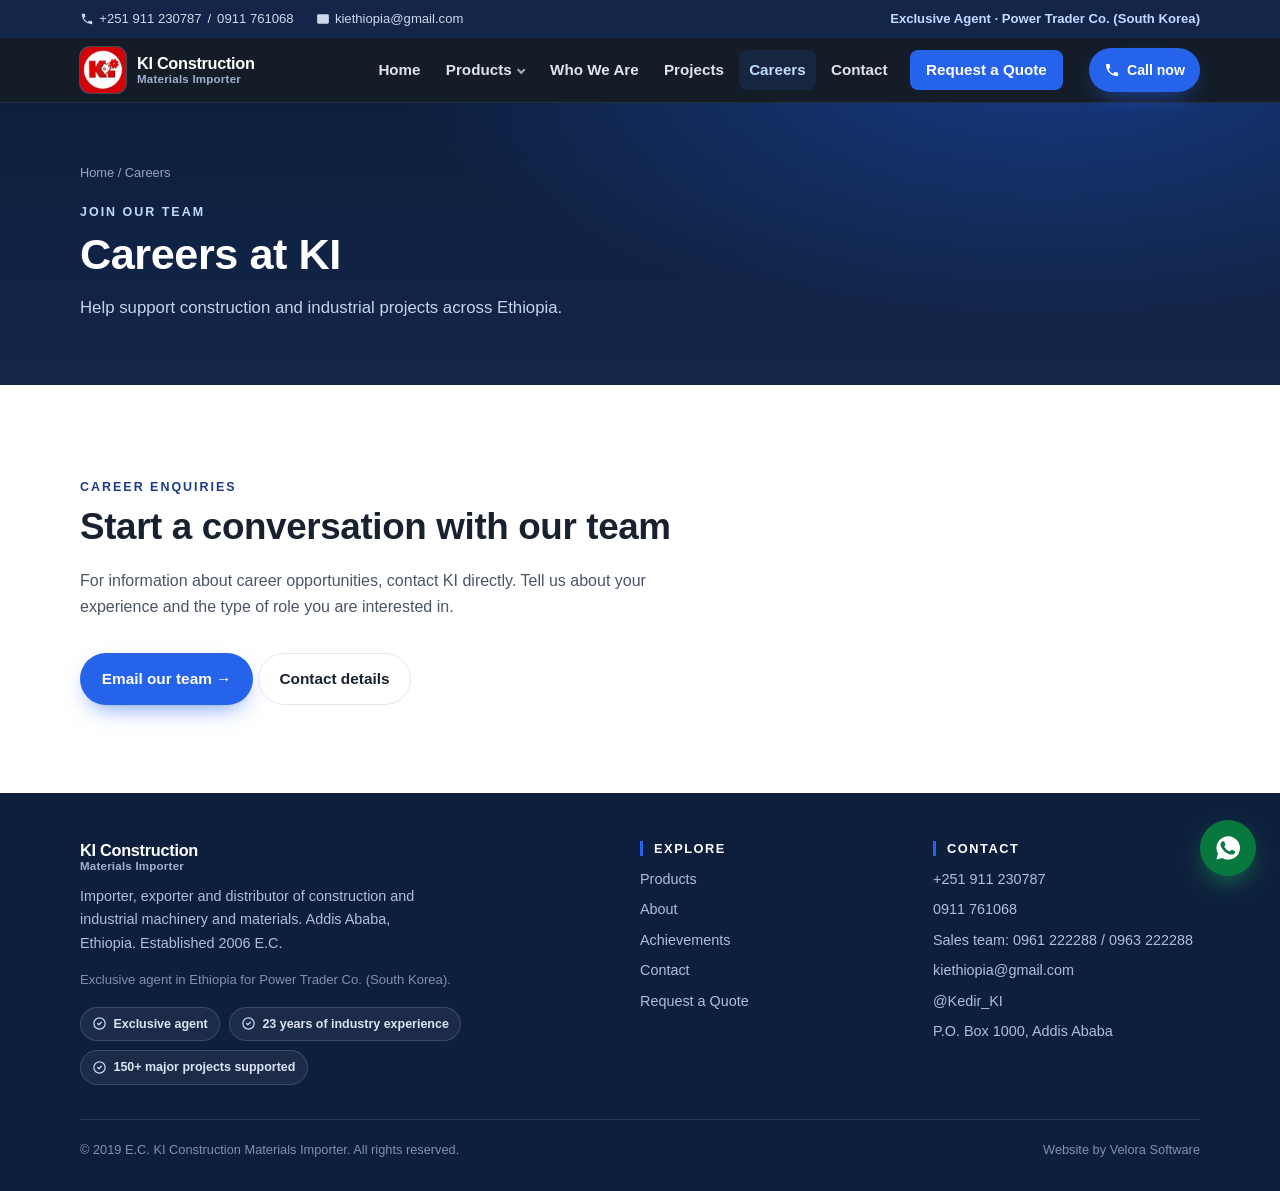
<file: careers.html>
<!DOCTYPE html>
<html lang="en">
<head>
<meta charset="UTF-8">
<meta name="viewport" content="width=device-width, initial-scale=1">
<title>Careers — KI Construction Materials Importer</title>
<meta name="description" content="Contact KI Construction Materials Importer in Addis Ababa about career opportunities.">
<meta name="theme-color" content="#13264a">
<meta property="og:title" content="Careers — KI Construction Materials Importer">
<meta property="og:description" content="Contact KI Construction Materials Importer in Addis Ababa about career opportunities.">
<meta property="og:type" content="website">
<meta property="og:url" content="https://kiconstruction.site/careers">
<meta property="og:image" content="https://kiconstruction.site/img/hero.jpg">
<meta property="og:image:width" content="1200">
<meta property="og:image:height" content="630">
<meta name="twitter:card" content="summary_large_image">
<link rel="canonical" href="https://kiconstruction.site/careers">
<link rel="icon" href="/favicon.ico" sizes="any">
<link rel="icon" type="image/png" sizes="180x180" href="/img/ki-icon-180.png">
<link rel="icon" type="image/png" sizes="48x48" href="/img/ki-icon-48.png">
<link rel="icon" type="image/png" sizes="32x32" href="/img/ki-icon-32.png">
<link rel="icon" type="image/png" sizes="16x16" href="/img/ki-icon-16.png">
<link rel="apple-touch-icon" sizes="180x180" href="/img/ki-icon-180.png">
<link rel="stylesheet" href="assets.min.css?v=20261001-j">
</head>
<body>
<div class="topbar">
  <div class="wrap">
    <span class="topbar-phones"><a href="tel:+251911230787"><svg aria-hidden="true" focusable="false" viewBox="0 0 24 24" width="14" height="14" fill="currentColor"><path d="M6.6 10.8a15.5 15.5 0 006.6 6.6l2.2-2.2c.3-.3.7-.4 1-.2 1.2.4 2.4.6 3.6.6.6 0 1 .4 1 1V20c0 .6-.4 1-1 1A17 17 0 013 4c0-.6.4-1 1-1h3.5c.6 0 1 .4 1 1 0 1.2.2 2.4.6 3.6.1.4 0 .8-.3 1z"/></svg> +251 911 230787</a><span aria-hidden="true">/</span><a href="tel:+251911761068">0911 761068</a></span>
    <a href="mailto:kiethiopia@gmail.com"><svg aria-hidden="true" focusable="false" viewBox="0 0 24 24" width="14" height="14" fill="currentColor"><path d="M4 4h16c1.1 0 2 .9 2 2v12c0 1.1-.9 2-2 2H4c-1.1 0-2-.9-2-2V6c0-1.1.9-2 2-2zm8 7L4 6.2V6l8 5 8-5v.2L12 11z"/></svg> kiethiopia@gmail.com</a>
    <span class="spacer"></span>
    <span class="tag" data-i18n="topbar.tag">Exclusive Agent · Power Trader Co. (South Korea)</span>
  </div>
</div>

<header class="site">
  <div class="wrap nav">
    <a class="brand" href="/">
      <img src="img/ki-logo-128.webp?v=2" srcset="img/ki-logo-128.webp?v=2 1x, img/ki-logo-256.webp?v=2 2x" alt="KI Construction Materials Importer logo" width="58" height="58" decoding="async">
      <span>KI Construction<b data-i18n="brand.sub">Materials Importer</b></span>
    </a>
    <nav class="nav-links" aria-label="Primary" data-i18n-aria="nav.aria">
      <a href="/" data-i18n="nav.home">Home</a>
      <span class="has-sub">
        <a href="products" data-i18n="nav.products">Products</a>
        <span class="sub">
          <a href="products" data-i18n="cat.all">All products</a>
      <a href="product-generating-sets" data-i18n="cat.gensets">Generating sets &amp; power</a>
      <a href="product-hydraulic-breakers" data-i18n="cat.breakers">Hydraulic breakers</a>
      <a href="product-pumps" data-i18n="cat.pumps">Pumps &amp; solar pumps</a>
      <a href="product-construction-machinery" data-i18n="cat.machinery">Construction machinery</a>
      <a href="product-electro-mechanical" data-i18n="cat.electro">Electromechanical</a>
        </span>
      </span>
      <a href="about" data-i18n="nav.whoWeAre">Who We Are</a>
      <a href="achievements" data-i18n="nav.projects">Projects</a>
      <a href="careers" class="active" aria-current="page" data-i18n="nav.careers">Careers</a>
      <a href="contact" data-i18n="nav.contact">Contact</a>
      <a class="nav-quote" href="quote" data-i18n="btn.quote">Request a Quote</a>
    </nav>
    <div class="langswitch" role="group" aria-label="Language">
      <button class="langbtn" type="button" data-lang="en" aria-pressed="true">EN</button>
      <button class="langbtn" type="button" data-lang="am" aria-pressed="false">አማ</button>
    </div>
    <a class="btn btn-brand btn-sm nav-cta" href="tel:+251911230787"><svg aria-hidden="true" focusable="false" viewBox="0 0 24 24" fill="currentColor"><path d="M6.6 10.8a15.5 15.5 0 006.6 6.6l2.2-2.2c.3-.3.7-.4 1-.2 1.2.4 2.4.6 3.6.6.6 0 1 .4 1 1V20c0 .6-.4 1-1 1A17 17 0 013 4c0-.6.4-1 1-1h3.5c.6 0 1 .4 1 1 0 1.2.2 2.4.6 3.6.1.4 0 .8-.3 1z"/></svg><span data-i18n="btn.callNow">Call now</span></a>
    <a class="call-mini" href="tel:+251911230787" aria-label="Call KI" data-i18n-aria="call.aria"><svg aria-hidden="true" focusable="false" viewBox="0 0 24 24" fill="currentColor"><path d="M6.6 10.8a15.5 15.5 0 006.6 6.6l2.2-2.2c.3-.3.7-.4 1-.2 1.2.4 2.4.6 3.6.6.6 0 1 .4 1 1V20c0 .6-.4 1-1 1A17 17 0 013 4c0-.6.4-1 1-1h3.5c.6 0 1 .4 1 1 0 1.2.2 2.4.6 3.6.1.4 0 .8-.3 1z"/></svg></a>
    <button class="menu-btn" id="menuBtn" aria-label="Open menu" data-i18n-aria="menu.aria" aria-expanded="false" aria-controls="mnav">
      <svg aria-hidden="true" focusable="false" viewBox="0 0 24 24" fill="none" stroke="currentColor" stroke-width="2" stroke-linecap="round"><path d="M4 7h16M4 12h16M4 17h16"/></svg>
    </button>
  </div>
  <div class="mnav" id="mnav">
    <a href="/" data-i18n="nav.home">Home</a>
    <a href="products" data-i18n="nav.products">Products</a>
    <a href="product-generating-sets" class="sub-link" data-i18n="cat.gensets">Generating sets &amp; power</a>
    <a href="product-hydraulic-breakers" class="sub-link" data-i18n="cat.breakers">Hydraulic breakers</a>
    <a href="product-pumps" class="sub-link" data-i18n="cat.pumps">Pumps &amp; solar pumps</a>
    <a href="product-construction-machinery" class="sub-link" data-i18n="cat.machinery">Construction machinery</a>
    <a href="product-electro-mechanical" class="sub-link" data-i18n="cat.electro">Electromechanical</a>
    <a href="about" data-i18n="nav.whoWeAre">Who We Are</a>
    <a href="achievements" data-i18n="nav.projects">Projects</a>
    <a href="careers" class="active" aria-current="page" data-i18n="nav.careers">Careers</a>
    <a href="contact" data-i18n="nav.contact">Contact</a>
    <a class="mnav-quote" href="quote" data-i18n="btn.quote">Request a Quote</a>
    <div class="row">
      <a class="btn btn-brand btn-sm" href="tel:+251911230787" data-i18n="mnav.call">Call</a>
      <a class="btn btn-wa btn-sm" href="https://wa.me/251911230787">WhatsApp</a>
      <a class="btn btn-tg btn-sm" href="https://t.me/Kedir_KI">Telegram</a>
    </div>
  </div>
</header>
<main>
<section class="page-hero"><div class="wrap"><div class="crumbs"><a href="/">Home</a> / Careers</div><span class="eyebrow">Join our team</span><h1>Careers at KI</h1><p>Help support construction and industrial projects across Ethiopia.</p></div></section>
<section><div class="wrap"><div class="sec-head"><span class="eyebrow">Career enquiries</span><h2>Start a conversation with our team</h2><p>For information about career opportunities, contact KI directly. Tell us about your experience and the type of role you are interested in.</p></div><a class="btn btn-brand" href="mailto:kiethiopia@gmail.com?subject=Career%20enquiry">Email our team →</a> <a class="btn btn-outline" href="contact">Contact details</a></div></section>
</main>
<footer class="site">
  <div class="wrap">
    <div class="cols">
      <div>
        <a class="brand" href="/" style="color:#fff">
          <span>KI Construction<b style="color:#9fb1cd" data-i18n="brand.sub">Materials Importer</b></span>
        </a>
        <p style="max-width:44ch" data-i18n="footer.desc">Importer, exporter and distributor of construction and industrial machinery and materials. Addis Ababa, Ethiopia. Established 2006 E.C.</p>
        <p style="font-size:.82rem;color:#7e91b3" data-i18n="footer.ptLine">Exclusive agent in Ethiopia for Power Trader Co. (South Korea).</p>
        <div class="foot-badges">
          <span class="fbadge"><svg aria-hidden="true" focusable="false" viewBox="0 0 24 24" fill="none" stroke="currentColor" stroke-width="2" stroke-linecap="round" stroke-linejoin="round"><path d="M9 12l2 2 4-4"/><circle cx="12" cy="12" r="9"/></svg><span data-i18n="p2.tag">Exclusive agent</span></span>
          <span class="fbadge"><svg aria-hidden="true" focusable="false" viewBox="0 0 24 24" fill="none" stroke="currentColor" stroke-width="2" stroke-linecap="round" stroke-linejoin="round"><path d="M9 12l2 2 4-4"/><circle cx="12" cy="12" r="9"/></svg><span data-i18n-html="hero.badge1"><b>23 years</b> of industry experience</span></span>
          <span class="fbadge"><svg aria-hidden="true" focusable="false" viewBox="0 0 24 24" fill="none" stroke="currentColor" stroke-width="2" stroke-linecap="round" stroke-linejoin="round"><path d="M9 12l2 2 4-4"/><circle cx="12" cy="12" r="9"/></svg><span data-i18n-html="hero.badge2"><b>150+</b> major projects supported</span></span>
        </div>
      </div>
      <div>
        <h2 data-i18n="footer.exploreH">Explore</h2>
        <ul>
          <li><a href="products" data-i18n="nav.products">Products</a></li>
          <li><a href="about" data-i18n="nav.about">About</a></li>
          <li><a href="achievements" data-i18n="nav.achievements">Achievements</a></li>
          <li><a href="contact" data-i18n="nav.contact">Contact</a></li>
          <li><a href="quote" data-i18n="btn.quote">Request a Quote</a></li>
        </ul>
      </div>
      <div>
        <h2 data-i18n="footer.contactH">Contact</h2>
        <ul>
          <li><a href="tel:+251911230787">+251 911 230787</a></li>
          <li><a href="tel:+251911761068">0911 761068</a></li>
          <li><span data-i18n="footer.sales">Sales team:</span> <a href="tel:+251961222288">0961 222288</a> / <a href="tel:+251963222288">0963 222288</a></li>
          <li><a href="mailto:kiethiopia@gmail.com">kiethiopia@gmail.com</a></li>
          <li><a href="https://t.me/Kedir_KI">@Kedir_KI</a></li>
          <li data-i18n="footer.pobox">P.O. Box 1000, Addis Ababa</li>
        </ul>
      </div>
    </div>
    <div class="fine">
      <span data-i18n-html="footer.copyright">&copy; <span id="yr">2019</span> E.C. KI Construction Materials Importer. All rights reserved.</span>
      <span data-i18n="footer.velora">Website by Velora Software</span>
    </div>
  </div>
</footer>

<a class="fab" href="https://wa.me/251911230787" aria-label="Chat with us on WhatsApp" data-i18n-aria="fab.aria"><svg aria-hidden="true" focusable="false" viewBox="0 0 24 24" fill="currentColor"><path d="M12 2a10 10 0 00-8.6 15l-1.3 4.8 4.9-1.3A10 10 0 1012 2zm5.8 14.2c-.2.7-1.4 1.3-2 1.4-.5.1-1.2.1-1.9-.1-.4-.1-1-.3-1.8-.6-3.1-1.3-5.1-4.5-5.3-4.7-.1-.2-1.2-1.6-1.2-3.1s.8-2.2 1.1-2.5c.3-.3.6-.4.8-.4h.6c.2 0 .4 0 .7.5l.9 2.1c.1.2.1.4 0 .6l-.4.6-.4.4c-.1.1-.3.3-.1.6.2.3.8 1.4 1.8 2.2 1.3 1.1 2.3 1.5 2.6 1.6.3.1.5.1.7-.1l.9-1c.2-.3.4-.2.7-.1l2 1c.3.1.5.2.6.3.1.2.1.8-.1 1.5z"/></svg></a>

<script src="assets.min.js?v=20261001-a"></script>
</body>
</html>
</file>
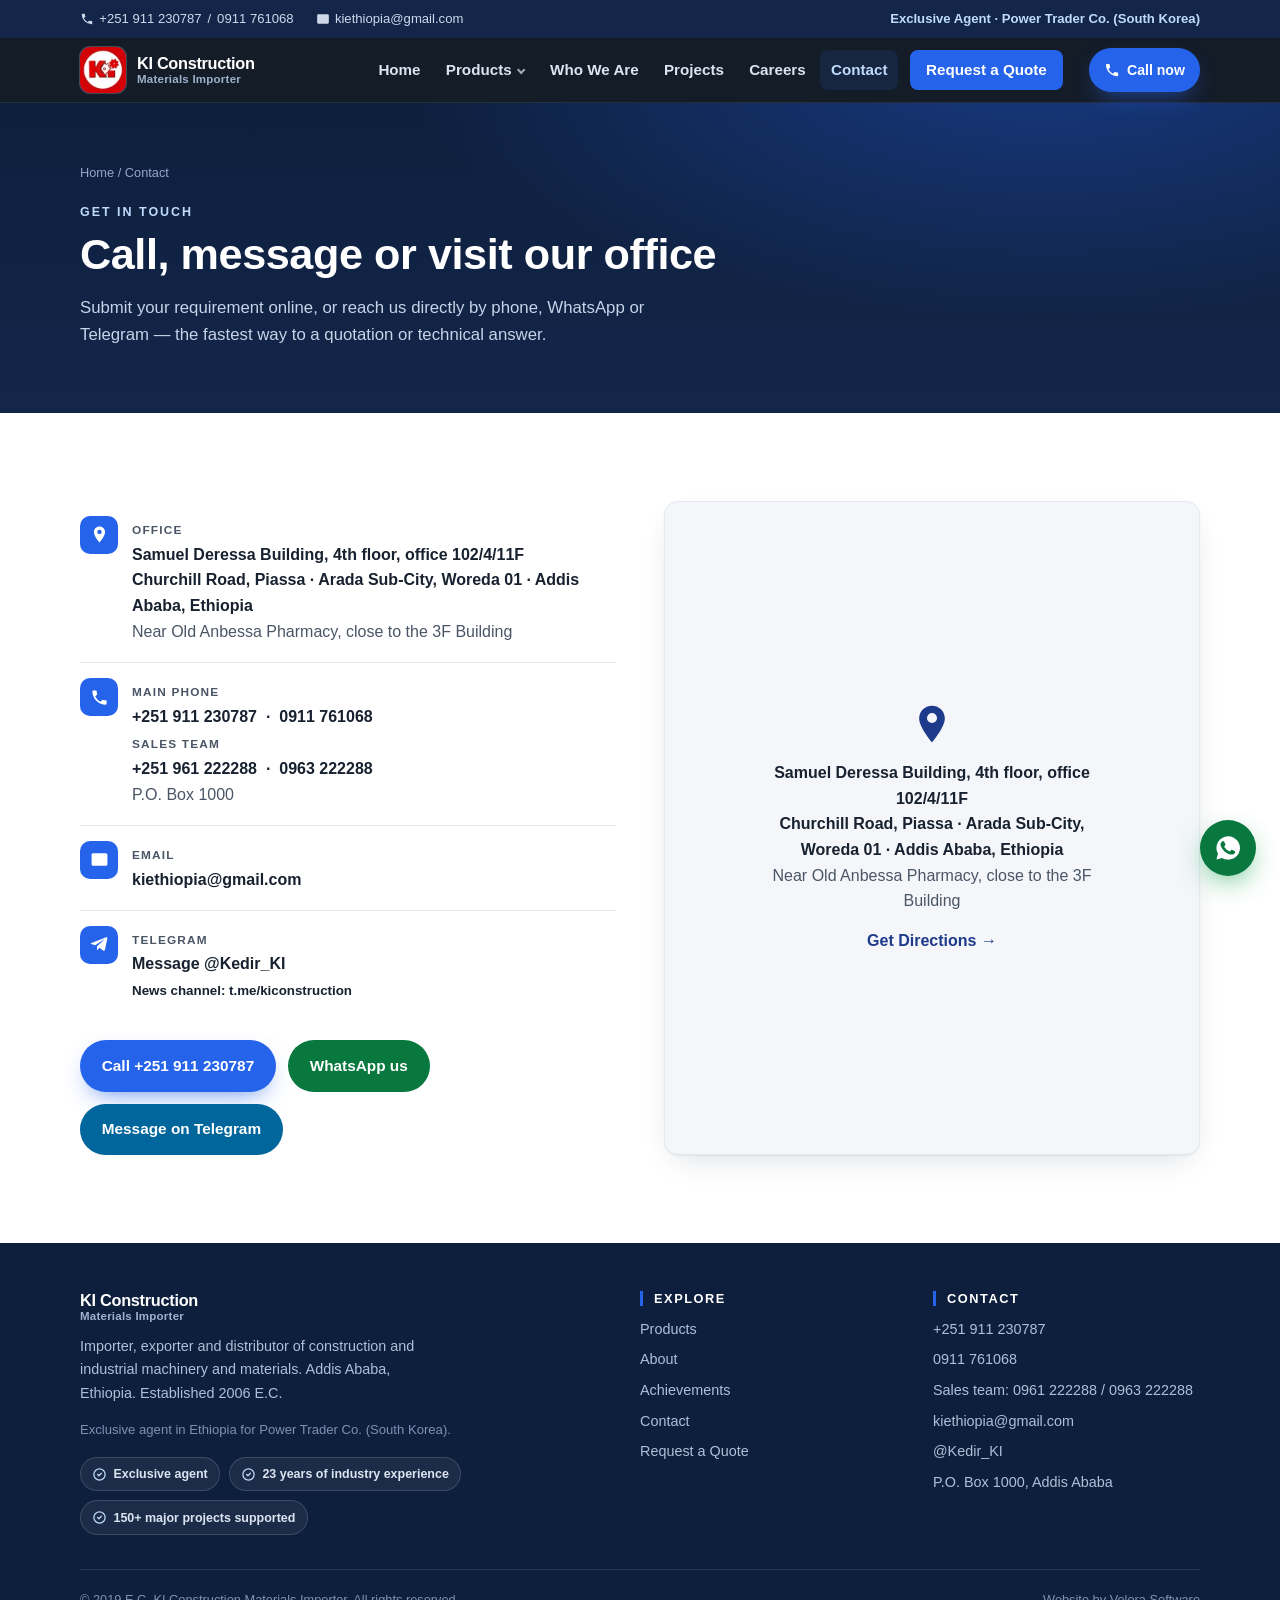
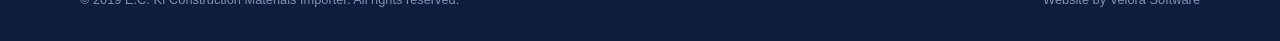
<file: contact.html>
<!DOCTYPE html>
<html lang="en">
<head>
<meta charset="UTF-8">
<meta name="viewport" content="width=device-width, initial-scale=1">
<title>Contact — KI Construction Materials Importer</title>
<meta name="title-am" content="አግኙን — KI Construction Materials Importer">
<meta name="description" content="Contact KI Construction Materials Importer, Piassa, Addis Ababa. Mobile +251 961 222288 or 0963 222288, WhatsApp, Telegram, email kiethiopia@gmail.com.">
<meta name="theme-color" content="#13264a">
<meta property="og:title" content="Contact — KI Construction Materials Importer">
<meta property="og:description" content="Contact KI Construction Materials Importer, Piassa, Addis Ababa. Mobile +251 961 222288 or 0963 222288, WhatsApp, Telegram, email kiethiopia@gmail.com.">
<meta property="og:type" content="website">
<meta property="og:url" content="https://kiconstruction.site/contact">
<meta property="og:image" content="https://kiconstruction.site/img/hero.jpg">
<meta property="og:image:width" content="1200">
<meta property="og:image:height" content="630">
<meta name="twitter:card" content="summary_large_image">
<link rel="canonical" href="https://kiconstruction.site/contact">
<link rel="icon" href="/favicon.ico" sizes="any">
<link rel="icon" type="image/png" sizes="180x180" href="/img/ki-icon-180.png">
<link rel="icon" type="image/png" sizes="48x48" href="/img/ki-icon-48.png">
<link rel="icon" type="image/png" sizes="32x32" href="/img/ki-icon-32.png">
<link rel="icon" type="image/png" sizes="16x16" href="/img/ki-icon-16.png">
<link rel="apple-touch-icon" sizes="180x180" href="/img/ki-icon-180.png">
<link rel="stylesheet" href="assets.min.css?v=20261001-j">
</head>
<body>
<div class="topbar">
  <div class="wrap">
    <span class="topbar-phones"><a href="tel:+251911230787"><svg aria-hidden="true" focusable="false" viewBox="0 0 24 24" width="14" height="14" fill="currentColor"><path d="M6.6 10.8a15.5 15.5 0 006.6 6.6l2.2-2.2c.3-.3.7-.4 1-.2 1.2.4 2.4.6 3.6.6.6 0 1 .4 1 1V20c0 .6-.4 1-1 1A17 17 0 013 4c0-.6.4-1 1-1h3.5c.6 0 1 .4 1 1 0 1.2.2 2.4.6 3.6.1.4 0 .8-.3 1z"/></svg> +251 911 230787</a><span aria-hidden="true">/</span><a href="tel:+251911761068">0911 761068</a></span>
    <a href="mailto:kiethiopia@gmail.com"><svg aria-hidden="true" focusable="false" viewBox="0 0 24 24" width="14" height="14" fill="currentColor"><path d="M4 4h16c1.1 0 2 .9 2 2v12c0 1.1-.9 2-2 2H4c-1.1 0-2-.9-2-2V6c0-1.1.9-2 2-2zm8 7L4 6.2V6l8 5 8-5v.2L12 11z"/></svg> kiethiopia@gmail.com</a>
    <span class="spacer"></span>
    <span class="tag" data-i18n="topbar.tag">Exclusive Agent · Power Trader Co. (South Korea)</span>
  </div>
</div>

<header class="site">
  <div class="wrap nav">
    <a class="brand" href="/">
      <img src="img/ki-logo-128.webp?v=2" srcset="img/ki-logo-128.webp?v=2 1x, img/ki-logo-256.webp?v=2 2x" alt="KI Construction Materials Importer logo" width="58" height="58" decoding="async">
      <span>KI Construction<b data-i18n="brand.sub">Materials Importer</b></span>
    </a>
    <nav class="nav-links" aria-label="Primary" data-i18n-aria="nav.aria">
      <a href="/" data-i18n="nav.home">Home</a>
      <span class="has-sub">
        <a href="products" data-i18n="nav.products">Products</a>
        <span class="sub">
          <a href="products" data-i18n="cat.all">All products</a>
      <a href="product-generating-sets" data-i18n="cat.gensets">Generating sets &amp; power</a>
      <a href="product-hydraulic-breakers" data-i18n="cat.breakers">Hydraulic breakers</a>
      <a href="product-pumps" data-i18n="cat.pumps">Pumps &amp; solar pumps</a>
      <a href="product-construction-machinery" data-i18n="cat.machinery">Construction machinery</a>
      <a href="product-electro-mechanical" data-i18n="cat.electro">Electromechanical</a>
        </span>
      </span>
      <a href="about" data-i18n="nav.whoWeAre">Who We Are</a>
      <a href="achievements" data-i18n="nav.projects">Projects</a>
      <a href="careers" data-i18n="nav.careers">Careers</a>
      <a href="contact" class="active" aria-current="page" data-i18n="nav.contact">Contact</a>
      <a class="nav-quote" href="quote" data-i18n="btn.quote">Request a Quote</a>
    </nav>
    <div class="langswitch" role="group" aria-label="Language">
      <button class="langbtn" type="button" data-lang="en" aria-pressed="true">EN</button>
      <button class="langbtn" type="button" data-lang="am" aria-pressed="false">አማ</button>
    </div>
    <a class="btn btn-brand btn-sm nav-cta" href="tel:+251911230787"><svg aria-hidden="true" focusable="false" viewBox="0 0 24 24" fill="currentColor"><path d="M6.6 10.8a15.5 15.5 0 006.6 6.6l2.2-2.2c.3-.3.7-.4 1-.2 1.2.4 2.4.6 3.6.6.6 0 1 .4 1 1V20c0 .6-.4 1-1 1A17 17 0 013 4c0-.6.4-1 1-1h3.5c.6 0 1 .4 1 1 0 1.2.2 2.4.6 3.6.1.4 0 .8-.3 1z"/></svg><span data-i18n="btn.callNow">Call now</span></a>
    <a class="call-mini" href="tel:+251911230787" aria-label="Call KI" data-i18n-aria="call.aria"><svg aria-hidden="true" focusable="false" viewBox="0 0 24 24" fill="currentColor"><path d="M6.6 10.8a15.5 15.5 0 006.6 6.6l2.2-2.2c.3-.3.7-.4 1-.2 1.2.4 2.4.6 3.6.6.6 0 1 .4 1 1V20c0 .6-.4 1-1 1A17 17 0 013 4c0-.6.4-1 1-1h3.5c.6 0 1 .4 1 1 0 1.2.2 2.4.6 3.6.1.4 0 .8-.3 1z"/></svg></a>
    <button class="menu-btn" id="menuBtn" aria-label="Open menu" data-i18n-aria="menu.aria" aria-expanded="false" aria-controls="mnav">
      <svg aria-hidden="true" focusable="false" viewBox="0 0 24 24" fill="none" stroke="currentColor" stroke-width="2" stroke-linecap="round"><path d="M4 7h16M4 12h16M4 17h16"/></svg>
    </button>
  </div>
  <div class="mnav" id="mnav">
    <a href="/" data-i18n="nav.home">Home</a>
    <a href="products" data-i18n="nav.products">Products</a>
    <a href="product-generating-sets" class="sub-link" data-i18n="cat.gensets">Generating sets &amp; power</a>
    <a href="product-hydraulic-breakers" class="sub-link" data-i18n="cat.breakers">Hydraulic breakers</a>
    <a href="product-pumps" class="sub-link" data-i18n="cat.pumps">Pumps &amp; solar pumps</a>
    <a href="product-construction-machinery" class="sub-link" data-i18n="cat.machinery">Construction machinery</a>
    <a href="product-electro-mechanical" class="sub-link" data-i18n="cat.electro">Electromechanical</a>
    <a href="about" data-i18n="nav.whoWeAre">Who We Are</a>
    <a href="achievements" data-i18n="nav.projects">Projects</a>
    <a href="careers" data-i18n="nav.careers">Careers</a>
    <a href="contact" class="active" aria-current="page" data-i18n="nav.contact">Contact</a>
    <a class="mnav-quote" href="quote" data-i18n="btn.quote">Request a Quote</a>
    <div class="row">
      <a class="btn btn-brand btn-sm" href="tel:+251911230787" data-i18n="mnav.call">Call</a>
      <a class="btn btn-wa btn-sm" href="https://wa.me/251911230787">WhatsApp</a>
      <a class="btn btn-tg btn-sm" href="https://t.me/Kedir_KI">Telegram</a>
    </div>
  </div>
</header>
<main>
<section class="page-hero">
  <div class="wrap">
    <div class="crumbs"><a href="/" data-i18n="nav.home">Home</a> / <span data-i18n="nav.contact">Contact</span></div>
    <span class="eyebrow" data-i18n="contact.eyebrow">Get in touch</span>
    <h1 data-i18n="contact.h2">Call, message or visit our office</h1>
    <p data-i18n="contact.intro">Submit your requirement online, or reach us directly by phone, WhatsApp or Telegram &mdash; the fastest way to a quotation or technical answer.</p>
  </div>
</section>

<section>
  <div class="wrap">
    <div class="contact-grid">
      <div>
        <div class="cinfo">
          <div class="row">
            <span class="ic"><svg aria-hidden="true" focusable="false" viewBox="0 0 24 24" fill="currentColor"><path d="M12 2C8 2 5 5 5 9c0 5 7 13 7 13s7-8 7-13c0-4-3-7-7-7zm0 9.5A2.5 2.5 0 1112 6a2.5 2.5 0 010 5.5z"/></svg></span>
            <span><span class="k" data-i18n="contact.officeLabel">Office</span><br>
              <span class="v" data-i18n-html="contact.addr">Samuel Deressa Building, 4th floor, office 102/4/11F<br>Churchill Road, Piassa &middot; Arada Sub-City, Woreda 01 &middot; Addis Ababa, Ethiopia<br><span style="color:var(--muted);font-weight:500">Near Old Anbessa Pharmacy, close to the 3F Building</span></span>
            </span>
          </div>
          <div class="row">
            <span class="ic"><svg aria-hidden="true" focusable="false" viewBox="0 0 24 24" fill="currentColor"><path d="M6.6 10.8a15.5 15.5 0 006.6 6.6l2.2-2.2c.3-.3.7-.4 1-.2 1.2.4 2.4.6 3.6.6.6 0 1 .4 1 1V20c0 .6-.4 1-1 1A17 17 0 013 4c0-.6.4-1 1-1h3.5c.6 0 1 .4 1 1 0 1.2.2 2.4.6 3.6.1.4 0 .8-.3 1z"/></svg></span>
            <span><span class="k" data-i18n="contact.phoneLabel">Main phone</span><br>
              <span class="v">
                <a href="tel:+251911230787">+251 911 230787</a> &nbsp;&middot;&nbsp;
                <a href="tel:+251911761068">0911 761068</a><br>
                <span class="k" data-i18n="contact.salesLabel">Sales team</span><br>
                <a href="tel:+251961222288">+251 961 222288</a> &nbsp;&middot;&nbsp;
                <a href="tel:+251963222288">0963 222288</a><br>
                <span style="color:var(--muted);font-weight:500" data-i18n-html="contact.phoneNote">P.O. Box 1000</span>
              </span>
            </span>
          </div>
          <div class="row">
            <span class="ic"><svg aria-hidden="true" focusable="false" viewBox="0 0 24 24" fill="currentColor"><path d="M4 4h16c1.1 0 2 .9 2 2v12c0 1.1-.9 2-2 2H4c-1.1 0-2-.9-2-2V6c0-1.1.9-2 2-2zm8 7L4 6.2V6l8 5 8-5v.2L12 11z"/></svg></span>
            <span><span class="k" data-i18n="contact.emailLabel">Email</span><br><span class="v"><a href="mailto:kiethiopia@gmail.com">kiethiopia@gmail.com</a></span></span>
          </div>
          <div class="row">
            <span class="ic"><svg aria-hidden="true" focusable="false" viewBox="0 0 24 24" fill="currentColor"><path d="M21.9 4.3l-3.1 14.7c-.2 1-.9 1.3-1.8.8l-4.9-3.6-2.4 2.3c-.3.3-.5.5-1 .5l.3-4.9 8.9-8c.4-.3-.1-.5-.6-.2L6.5 13 1.8 11.5c-1-.3-1-1 .2-1.5l18.4-7.1c.9-.3 1.6.2 1.5 1.4z"/></svg></span>
            <span><span class="k" data-i18n="contact.tgLabel">Telegram</span><br><span class="v"><a href="https://t.me/Kedir_KI">Message @Kedir_KI</a><br><small>News channel: <a href="https://t.me/kiconstruction">t.me/kiconstruction</a></small></span></span>
          </div>
        </div>
        <div class="cta-row">
          <a class="btn btn-brand" href="tel:+251911230787" data-i18n="contact.cta1">Call +251 911 230787</a>
          <a class="btn btn-wa" href="https://wa.me/251911230787" data-i18n="contact.cta2">WhatsApp us</a>
          <a class="btn btn-tg" href="https://t.me/Kedir_KI" data-i18n="contact.cta3">Message on Telegram</a>
        </div>
      </div>
      <a class="map" href="https://www.google.com/maps?cid=6782164184533082043"
        target="_blank" rel="noopener"
        style="display:flex;flex-direction:column;align-items:center;justify-content:center;text-align:center;gap:14px;min-height:340px;padding:36px 28px;text-decoration:none;color:var(--ink)">
        <svg aria-hidden="true" focusable="false" viewBox="0 0 24 24" width="44" height="44" style="fill:var(--brand-strong)"><path d="M12 2C8 2 5 5 5 9c0 5 7 13 7 13s7-8 7-13c0-4-3-7-7-7zm0 9.5A2.5 2.5 0 1112 6a2.5 2.5 0 010 5.5z"/></svg>
        <span data-i18n-html="contact.addr" style="font-weight:600;max-width:36ch;line-height:1.6">Samuel Deressa Building, 4th floor, office 102/4/11F<br>Churchill Road, Piassa &middot; Arada Sub-City, Woreda 01 &middot; Addis Ababa, Ethiopia<br><span style="color:var(--muted);font-weight:500">Near Old Anbessa Pharmacy, close to the 3F Building</span></span>
        <span style="font-weight:700;color:var(--brand-strong)" data-i18n="map.fallback">Get Directions &rarr;</span>
      </a>
    </div>
  </div>
</section>

</main>
<footer class="site">
  <div class="wrap">
    <div class="cols">
      <div>
        <a class="brand" href="/" style="color:#fff">
          <span>KI Construction<b style="color:#9fb1cd" data-i18n="brand.sub">Materials Importer</b></span>
        </a>
        <p style="max-width:44ch" data-i18n="footer.desc">Importer, exporter and distributor of construction and industrial machinery and materials. Addis Ababa, Ethiopia. Established 2006 E.C.</p>
        <p style="font-size:.82rem;color:#7e91b3" data-i18n="footer.ptLine">Exclusive agent in Ethiopia for Power Trader Co. (South Korea).</p>
        <div class="foot-badges">
          <span class="fbadge"><svg aria-hidden="true" focusable="false" viewBox="0 0 24 24" fill="none" stroke="currentColor" stroke-width="2" stroke-linecap="round" stroke-linejoin="round"><path d="M9 12l2 2 4-4"/><circle cx="12" cy="12" r="9"/></svg><span data-i18n="p2.tag">Exclusive agent</span></span>
          <span class="fbadge"><svg aria-hidden="true" focusable="false" viewBox="0 0 24 24" fill="none" stroke="currentColor" stroke-width="2" stroke-linecap="round" stroke-linejoin="round"><path d="M9 12l2 2 4-4"/><circle cx="12" cy="12" r="9"/></svg><span data-i18n-html="hero.badge1"><b>23 years</b> of industry experience</span></span>
          <span class="fbadge"><svg aria-hidden="true" focusable="false" viewBox="0 0 24 24" fill="none" stroke="currentColor" stroke-width="2" stroke-linecap="round" stroke-linejoin="round"><path d="M9 12l2 2 4-4"/><circle cx="12" cy="12" r="9"/></svg><span data-i18n-html="hero.badge2"><b>150+</b> major projects supported</span></span>
        </div>
      </div>
      <div>
        <h2 data-i18n="footer.exploreH">Explore</h2>
        <ul>
          <li><a href="products" data-i18n="nav.products">Products</a></li>
          <li><a href="about" data-i18n="nav.about">About</a></li>
          <li><a href="achievements" data-i18n="nav.achievements">Achievements</a></li>
          <li><a href="contact" data-i18n="nav.contact">Contact</a></li>
          <li><a href="quote" data-i18n="btn.quote">Request a Quote</a></li>
        </ul>
      </div>
      <div>
        <h2 data-i18n="footer.contactH">Contact</h2>
        <ul>
          <li><a href="tel:+251911230787">+251 911 230787</a></li>
          <li><a href="tel:+251911761068">0911 761068</a></li>
          <li><span data-i18n="footer.sales">Sales team:</span> <a href="tel:+251961222288">0961 222288</a> / <a href="tel:+251963222288">0963 222288</a></li>
          <li><a href="mailto:kiethiopia@gmail.com">kiethiopia@gmail.com</a></li>
          <li><a href="https://t.me/Kedir_KI">@Kedir_KI</a></li>
          <li data-i18n="footer.pobox">P.O. Box 1000, Addis Ababa</li>
        </ul>
      </div>
    </div>
    <div class="fine">
      <span data-i18n-html="footer.copyright">&copy; <span id="yr">2019</span> E.C. KI Construction Materials Importer. All rights reserved.</span>
      <span data-i18n="footer.velora">Website by Velora Software</span>
    </div>
  </div>
</footer>

<a class="fab" href="https://wa.me/251911230787" aria-label="Chat with us on WhatsApp" data-i18n-aria="fab.aria"><svg aria-hidden="true" focusable="false" viewBox="0 0 24 24" fill="currentColor"><path d="M12 2a10 10 0 00-8.6 15l-1.3 4.8 4.9-1.3A10 10 0 1012 2zm5.8 14.2c-.2.7-1.4 1.3-2 1.4-.5.1-1.2.1-1.9-.1-.4-.1-1-.3-1.8-.6-3.1-1.3-5.1-4.5-5.3-4.7-.1-.2-1.2-1.6-1.2-3.1s.8-2.2 1.1-2.5c.3-.3.6-.4.8-.4h.6c.2 0 .4 0 .7.5l.9 2.1c.1.2.1.4 0 .6l-.4.6-.4.4c-.1.1-.3.3-.1.6.2.3.8 1.4 1.8 2.2 1.3 1.1 2.3 1.5 2.6 1.6.3.1.5.1.7-.1l.9-1c.2-.3.4-.2.7-.1l2 1c.3.1.5.2.6.3.1.2.1.8-.1 1.5z"/></svg></a>

<script src="assets.min.js?v=20261001-a"></script>
</body>
</html>
</file>
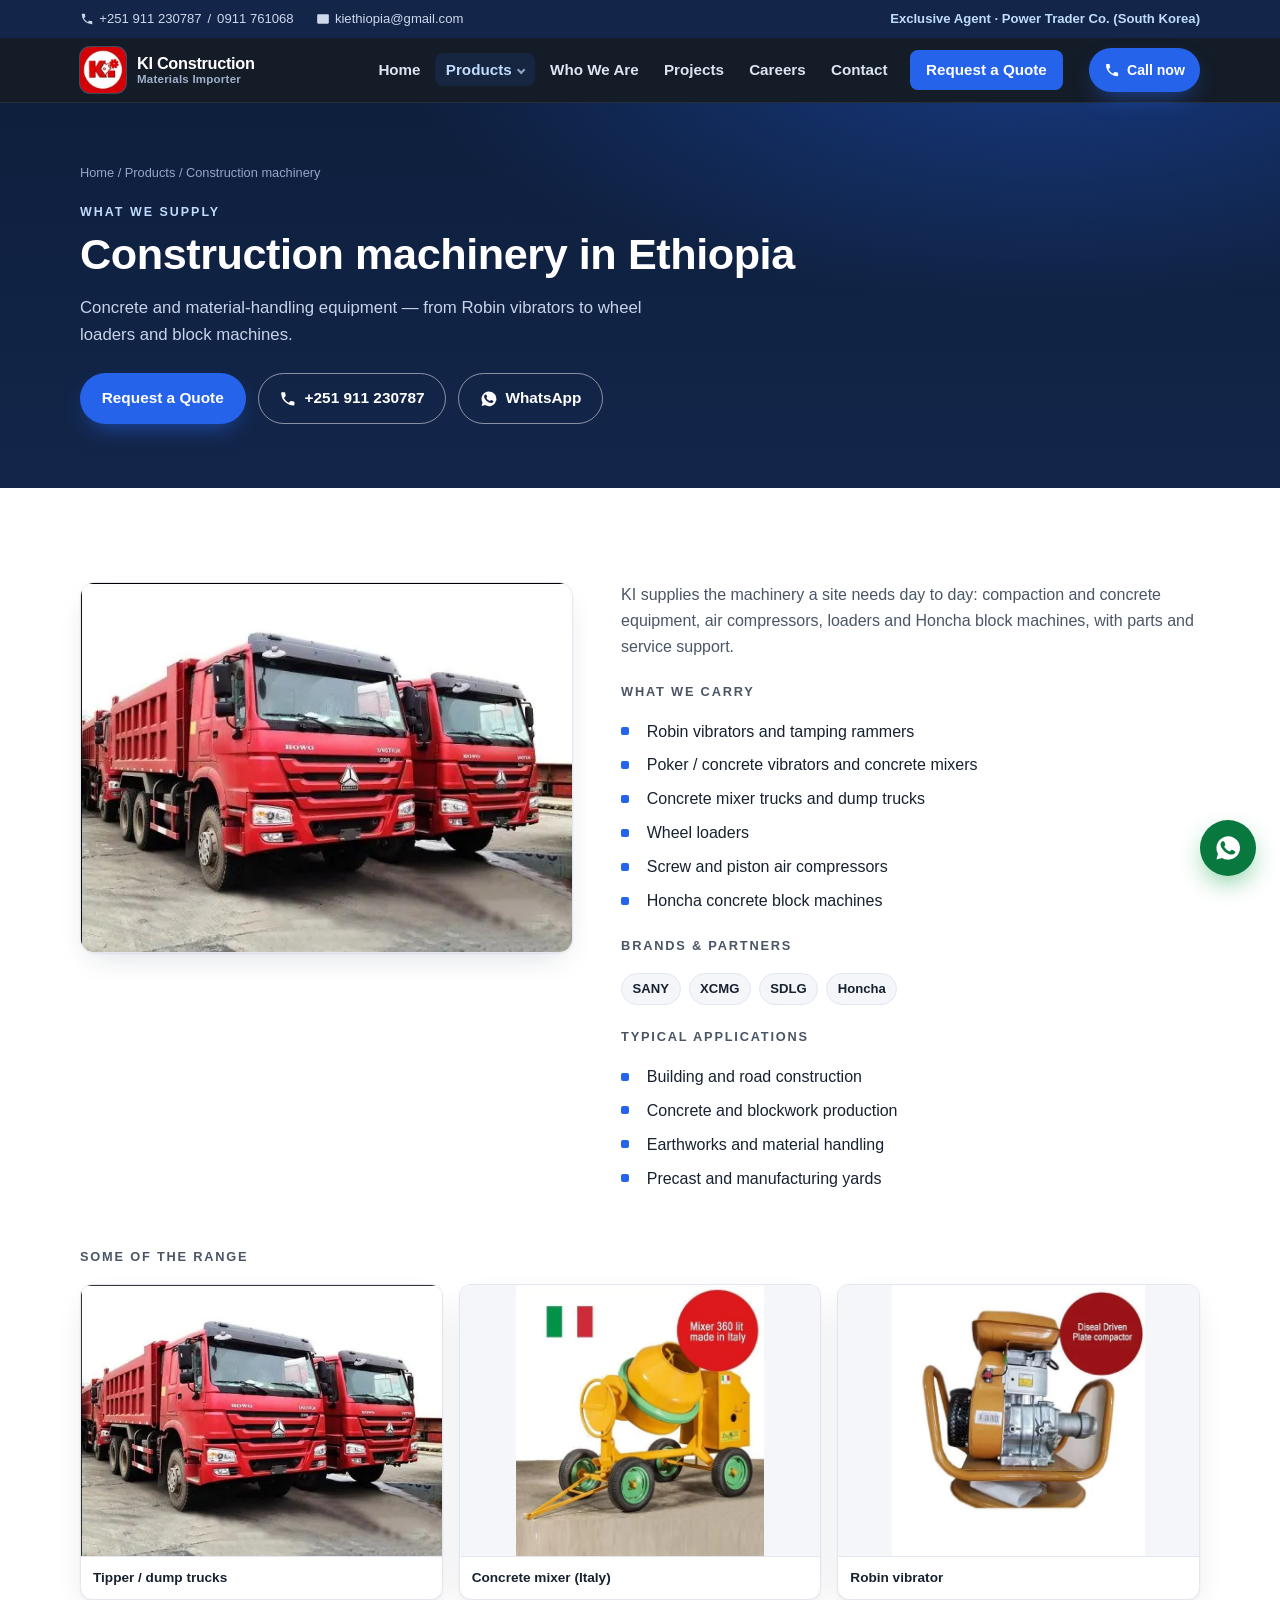
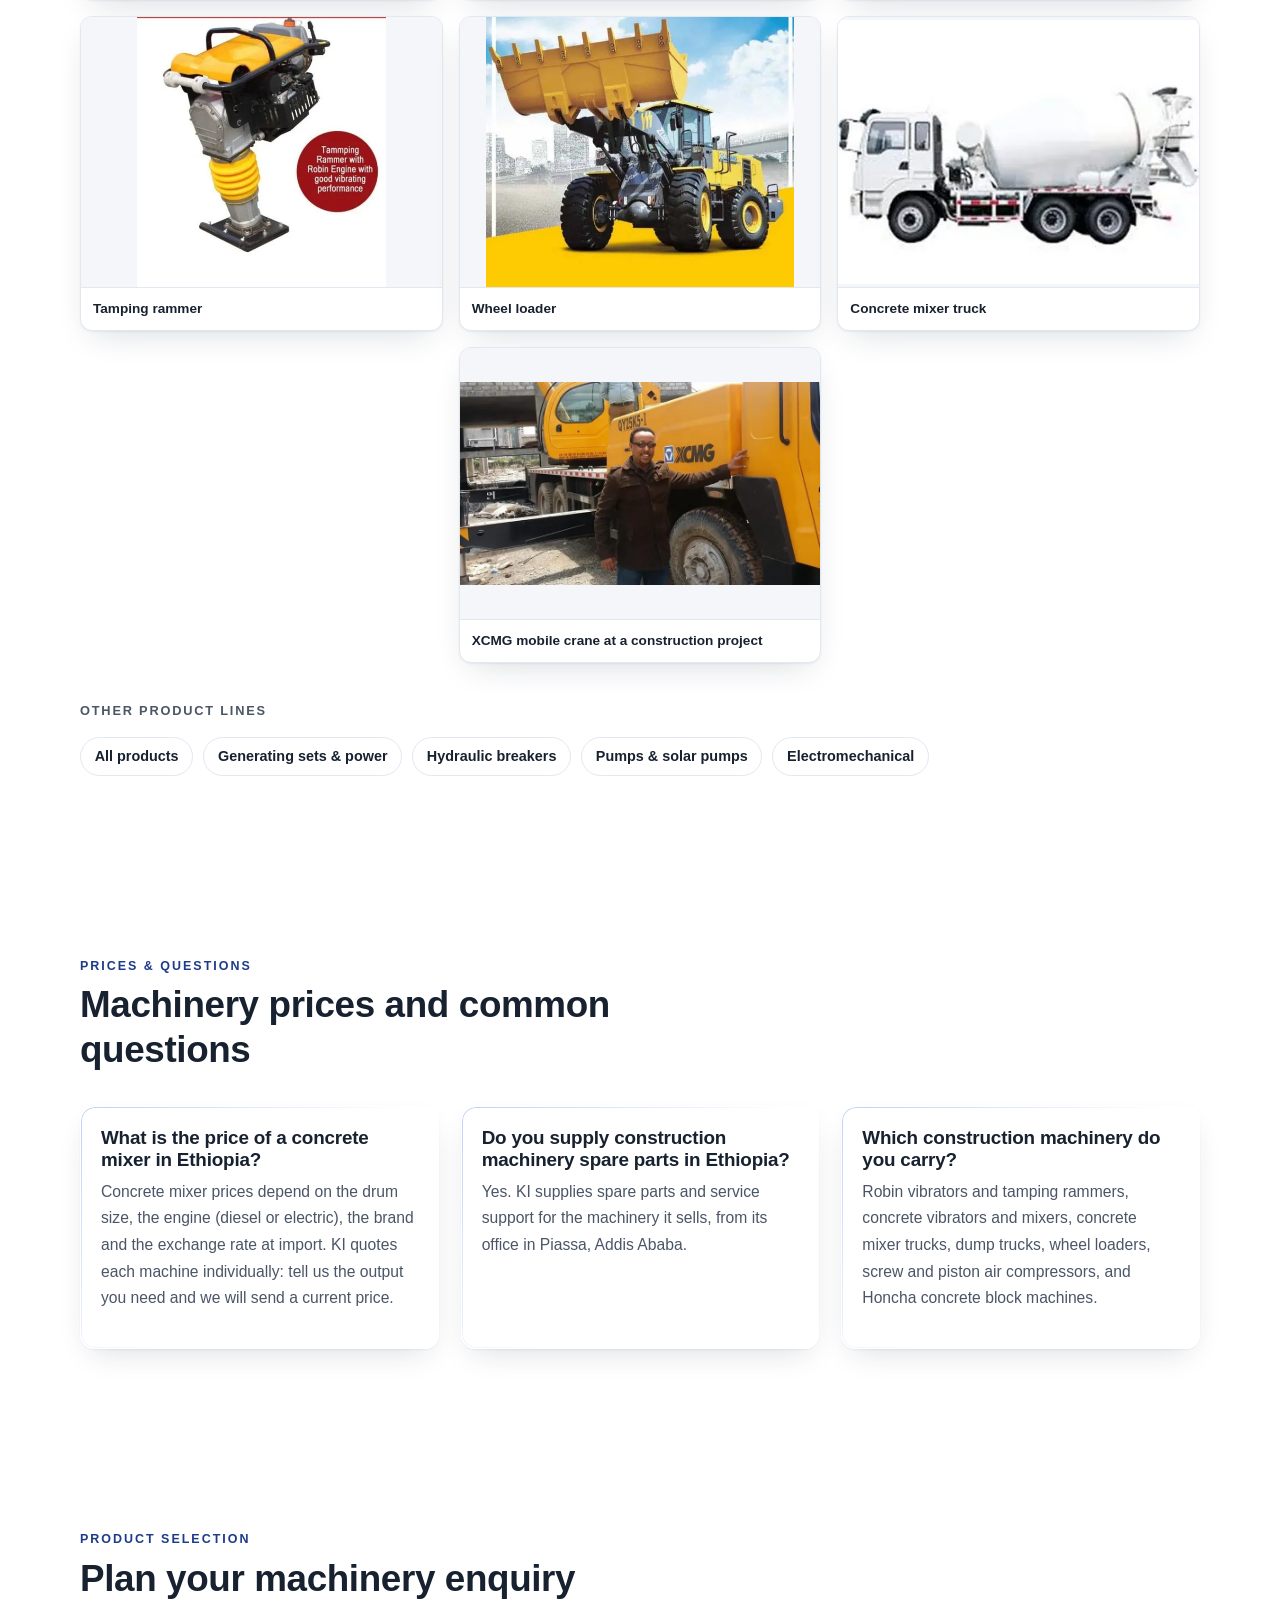
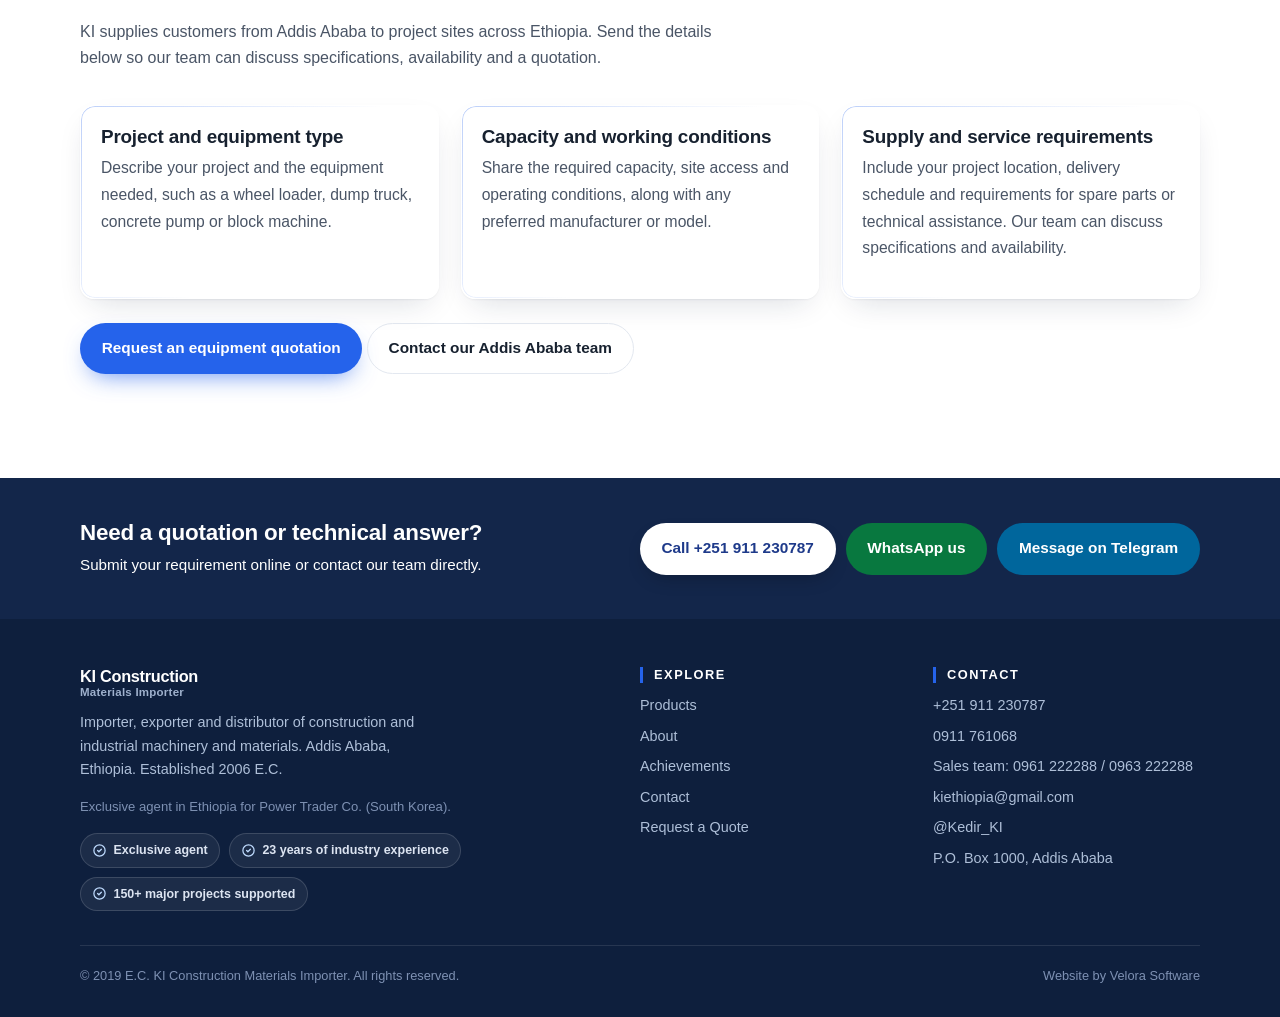
<file: product-construction-machinery.html>
<!DOCTYPE html>
<html lang="en">
<head>
<meta charset="UTF-8">
<meta name="viewport" content="width=device-width, initial-scale=1">
<title>Construction Machinery &amp; Spare Parts in Ethiopia | Concrete Mixers – KI</title>
<meta name="title-am" content="የግንባታ ማሽነሪ — KI Construction Materials Importer">
<meta name="description" content="Construction machinery in Ethiopia: concrete mixers, wheel loaders, dump trucks, vibrators, air compressors and block machines, plus spare parts. Ask KI for prices.">
<meta name="theme-color" content="#13264a">
<meta property="og:title" content="Construction Machinery &amp; Spare Parts in Ethiopia | Concrete Mixers – KI">
<meta property="og:description" content="Construction machinery in Ethiopia: concrete mixers, wheel loaders, dump trucks, vibrators, air compressors and block machines, plus spare parts. Ask KI for prices.">
<meta property="og:type" content="website">
<meta property="og:url" content="https://kiconstruction.site/product-construction-machinery">
<meta property="og:image" content="https://kiconstruction.site/img/hero.jpg">
<meta property="og:image:width" content="1200">
<meta property="og:image:height" content="630">
<meta name="twitter:card" content="summary_large_image">
<link rel="canonical" href="https://kiconstruction.site/product-construction-machinery">
<link rel="icon" href="/favicon.ico" sizes="any">
<link rel="icon" type="image/png" sizes="180x180" href="/img/ki-icon-180.png">
<link rel="icon" type="image/png" sizes="48x48" href="/img/ki-icon-48.png">
<link rel="icon" type="image/png" sizes="32x32" href="/img/ki-icon-32.png">
<link rel="icon" type="image/png" sizes="16x16" href="/img/ki-icon-16.png">
<link rel="apple-touch-icon" sizes="180x180" href="/img/ki-icon-180.png">
<link rel="stylesheet" href="assets.min.css?v=20261001-j">
<script type="application/ld+json">
{
  "@context": "https://schema.org",
  "@type": "BreadcrumbList",
  "itemListElement": [
    {
      "@type": "ListItem",
      "position": 1,
      "name": "Home",
      "item": "https://kiconstruction.site/"
    },
    {
      "@type": "ListItem",
      "position": 2,
      "name": "Products",
      "item": "https://kiconstruction.site/products"
    },
    {
      "@type": "ListItem",
      "position": 3,
      "name": "Construction machinery in Ethiopia",
      "item": "https://kiconstruction.site/product-construction-machinery"
    }
  ]
}
</script>
<script type="application/ld+json">
{
  "@context": "https://schema.org",
  "@type": "FAQPage",
  "mainEntity": [
    {
      "@type": "Question",
      "name": "What is the price of a concrete mixer in Ethiopia?",
      "acceptedAnswer": {
        "@type": "Answer",
        "text": "Concrete mixer prices depend on the drum size, the engine (diesel or electric), the brand and the exchange rate at import. KI quotes each machine individually: tell us the output you need and we will send a current price."
      }
    },
    {
      "@type": "Question",
      "name": "Do you supply construction machinery spare parts in Ethiopia?",
      "acceptedAnswer": {
        "@type": "Answer",
        "text": "Yes. KI supplies spare parts and service support for the machinery it sells, from its office in Piassa, Addis Ababa."
      }
    },
    {
      "@type": "Question",
      "name": "Which construction machinery do you carry?",
      "acceptedAnswer": {
        "@type": "Answer",
        "text": "Robin vibrators and tamping rammers, concrete vibrators and mixers, concrete mixer trucks, dump trucks, wheel loaders, screw and piston air compressors, and Honcha concrete block machines."
      }
    }
  ]
}
</script>
</head>
<body>
<div class="topbar">
  <div class="wrap">
    <span class="topbar-phones"><a href="tel:+251911230787"><svg aria-hidden="true" focusable="false" viewBox="0 0 24 24" width="14" height="14" fill="currentColor"><path d="M6.6 10.8a15.5 15.5 0 006.6 6.6l2.2-2.2c.3-.3.7-.4 1-.2 1.2.4 2.4.6 3.6.6.6 0 1 .4 1 1V20c0 .6-.4 1-1 1A17 17 0 013 4c0-.6.4-1 1-1h3.5c.6 0 1 .4 1 1 0 1.2.2 2.4.6 3.6.1.4 0 .8-.3 1z"/></svg> +251 911 230787</a><span aria-hidden="true">/</span><a href="tel:+251911761068">0911 761068</a></span>
    <a href="mailto:kiethiopia@gmail.com"><svg aria-hidden="true" focusable="false" viewBox="0 0 24 24" width="14" height="14" fill="currentColor"><path d="M4 4h16c1.1 0 2 .9 2 2v12c0 1.1-.9 2-2 2H4c-1.1 0-2-.9-2-2V6c0-1.1.9-2 2-2zm8 7L4 6.2V6l8 5 8-5v.2L12 11z"/></svg> kiethiopia@gmail.com</a>
    <span class="spacer"></span>
    <span class="tag" data-i18n="topbar.tag">Exclusive Agent · Power Trader Co. (South Korea)</span>
  </div>
</div>

<header class="site">
  <div class="wrap nav">
    <a class="brand" href="/">
      <img src="img/ki-logo-128.webp?v=2" srcset="img/ki-logo-128.webp?v=2 1x, img/ki-logo-256.webp?v=2 2x" alt="KI Construction Materials Importer logo" width="58" height="58" decoding="async">
      <span>KI Construction<b data-i18n="brand.sub">Materials Importer</b></span>
    </a>
    <nav class="nav-links" aria-label="Primary" data-i18n-aria="nav.aria">
      <a href="/" data-i18n="nav.home">Home</a>
      <span class="has-sub">
        <a href="products" class="active" aria-current="page" data-i18n="nav.products">Products</a>
        <span class="sub">
          <a href="products" data-i18n="cat.all">All products</a>
      <a href="product-generating-sets" data-i18n="cat.gensets">Generating sets &amp; power</a>
      <a href="product-hydraulic-breakers" data-i18n="cat.breakers">Hydraulic breakers</a>
      <a href="product-pumps" data-i18n="cat.pumps">Pumps &amp; solar pumps</a>
      <a href="product-construction-machinery" data-i18n="cat.machinery">Construction machinery</a>
      <a href="product-electro-mechanical" data-i18n="cat.electro">Electromechanical</a>
        </span>
      </span>
      <a href="about" data-i18n="nav.whoWeAre">Who We Are</a>
      <a href="achievements" data-i18n="nav.projects">Projects</a>
      <a href="careers" data-i18n="nav.careers">Careers</a>
      <a href="contact" data-i18n="nav.contact">Contact</a>
      <a class="nav-quote" href="quote" data-i18n="btn.quote">Request a Quote</a>
    </nav>
    <div class="langswitch" role="group" aria-label="Language">
      <button class="langbtn" type="button" data-lang="en" aria-pressed="true">EN</button>
      <button class="langbtn" type="button" data-lang="am" aria-pressed="false">አማ</button>
    </div>
    <a class="btn btn-brand btn-sm nav-cta" href="tel:+251911230787"><svg aria-hidden="true" focusable="false" viewBox="0 0 24 24" fill="currentColor"><path d="M6.6 10.8a15.5 15.5 0 006.6 6.6l2.2-2.2c.3-.3.7-.4 1-.2 1.2.4 2.4.6 3.6.6.6 0 1 .4 1 1V20c0 .6-.4 1-1 1A17 17 0 013 4c0-.6.4-1 1-1h3.5c.6 0 1 .4 1 1 0 1.2.2 2.4.6 3.6.1.4 0 .8-.3 1z"/></svg><span data-i18n="btn.callNow">Call now</span></a>
    <a class="call-mini" href="tel:+251911230787" aria-label="Call KI" data-i18n-aria="call.aria"><svg aria-hidden="true" focusable="false" viewBox="0 0 24 24" fill="currentColor"><path d="M6.6 10.8a15.5 15.5 0 006.6 6.6l2.2-2.2c.3-.3.7-.4 1-.2 1.2.4 2.4.6 3.6.6.6 0 1 .4 1 1V20c0 .6-.4 1-1 1A17 17 0 013 4c0-.6.4-1 1-1h3.5c.6 0 1 .4 1 1 0 1.2.2 2.4.6 3.6.1.4 0 .8-.3 1z"/></svg></a>
    <button class="menu-btn" id="menuBtn" aria-label="Open menu" data-i18n-aria="menu.aria" aria-expanded="false" aria-controls="mnav">
      <svg aria-hidden="true" focusable="false" viewBox="0 0 24 24" fill="none" stroke="currentColor" stroke-width="2" stroke-linecap="round"><path d="M4 7h16M4 12h16M4 17h16"/></svg>
    </button>
  </div>
  <div class="mnav" id="mnav">
    <a href="/" data-i18n="nav.home">Home</a>
    <a href="products" class="active" aria-current="page" data-i18n="nav.products">Products</a>
    <a href="product-generating-sets" class="sub-link" data-i18n="cat.gensets">Generating sets &amp; power</a>
    <a href="product-hydraulic-breakers" class="sub-link" data-i18n="cat.breakers">Hydraulic breakers</a>
    <a href="product-pumps" class="sub-link" data-i18n="cat.pumps">Pumps &amp; solar pumps</a>
    <a href="product-construction-machinery" class="sub-link" data-i18n="cat.machinery">Construction machinery</a>
    <a href="product-electro-mechanical" class="sub-link" data-i18n="cat.electro">Electromechanical</a>
    <a href="about" data-i18n="nav.whoWeAre">Who We Are</a>
    <a href="achievements" data-i18n="nav.projects">Projects</a>
    <a href="careers" data-i18n="nav.careers">Careers</a>
    <a href="contact" data-i18n="nav.contact">Contact</a>
    <a class="mnav-quote" href="quote" data-i18n="btn.quote">Request a Quote</a>
    <div class="row">
      <a class="btn btn-brand btn-sm" href="tel:+251911230787" data-i18n="mnav.call">Call</a>
      <a class="btn btn-wa btn-sm" href="https://wa.me/251911230787">WhatsApp</a>
      <a class="btn btn-tg btn-sm" href="https://t.me/Kedir_KI">Telegram</a>
    </div>
  </div>
</header>
<main>
<section class="page-hero">
  <div class="wrap">
    <div class="crumbs"><a href="/" data-i18n="nav.home">Home</a> / <a href="products" data-i18n="nav.products">Products</a> / <span data-i18n="cat.machinery">Construction machinery</span></div>
    <span class="eyebrow" data-i18n="prod.eyebrow">What we supply</span>
    <h1 data-i18n="cm.h1">Construction machinery in Ethiopia</h1>
    <p data-i18n="cm.lead">Concrete and material-handling equipment &mdash; from Robin vibrators to wheel loaders and block machines.</p>
    <div class="pcta">
      <a class="btn btn-brand" href="quote?cat=machinery" data-i18n="btn.quote">Request a Quote</a>
      <a class="btn btn-ghost" href="tel:+251911230787"><svg aria-hidden="true" focusable="false" viewBox="0 0 24 24" fill="currentColor"><path d="M6.6 10.8a15.5 15.5 0 006.6 6.6l2.2-2.2c.3-.3.7-.4 1-.2 1.2.4 2.4.6 3.6.6.6 0 1 .4 1 1V20c0 .6-.4 1-1 1A17 17 0 013 4c0-.6.4-1 1-1h3.5c.6 0 1 .4 1 1 0 1.2.2 2.4.6 3.6.1.4 0 .8-.3 1z"/></svg>+251 911 230787</a>
      <a class="btn btn-ghost" href="https://wa.me/251911230787"><svg aria-hidden="true" focusable="false" viewBox="0 0 24 24" fill="currentColor"><path d="M12 2a10 10 0 00-8.6 15l-1.3 4.8 4.9-1.3A10 10 0 1012 2zm5.8 14.2c-.2.7-1.4 1.3-2 1.4-.5.1-1.2.1-1.9-.1-.4-.1-1-.3-1.8-.6-3.1-1.3-5.1-4.5-5.3-4.7-.1-.2-1.2-1.6-1.2-3.1s.8-2.2 1.1-2.5c.3-.3.6-.4.8-.4h.6c.2 0 .4 0 .7.5l.9 2.1c.1.2.1.4 0 .6l-.4.6-.4.4c-.1.1-.3.3-.1.6.2.3.8 1.4 1.8 2.2 1.3 1.1 2.3 1.5 2.6 1.6.3.1.5.1.7-.1l.9-1c.2-.3.4-.2.7-.1l2 1c.3.1.5.2.6.3.1.2.1.8-.1 1.5z"/></svg>WhatsApp</a>
    </div>
  </div>
</section>

<section>
  <div class="wrap">
    <div class="prod-detail">
      <div class="media">
        <img fetchpriority="high" src="img/cm.webp" width="553" height="415" alt="Heavy construction machinery and trucks">
      </div>
      <div class="spec">
        <p data-i18n="cm.intro">KI supplies the machinery a site needs day to day: compaction and concrete equipment, air compressors, loaders and Honcha block machines, with parts and service support.</p>
        <p class="subhead" data-i18n="spec.range">What we carry</p>
        <ul class="lead-list">
          <li data-i18n="cm.r1">Robin vibrators and tamping rammers</li>
          <li data-i18n="cm.r2">Poker / concrete vibrators and concrete mixers</li>
          <li data-i18n="cm.r3">Concrete mixer trucks and dump trucks</li>
          <li data-i18n="cm.r4">Wheel loaders</li>
          <li data-i18n="cm.r5">Screw and piston air compressors</li>
          <li data-i18n="cm.r6">Honcha concrete block machines</li>
        </ul>
        <p class="subhead" data-i18n="spec.brands">Brands &amp; partners</p>
        <div class="pill-row">
          <span class="pill">SANY</span>
          <span class="pill">XCMG</span>
          <span class="pill">SDLG</span>
          <span class="pill">Honcha</span>
        </div>
        <p class="subhead" data-i18n="spec.apps">Typical applications</p>
        <ul class="lead-list">
          <li data-i18n="cm.a1">Building and road construction</li>
          <li data-i18n="cm.a2">Concrete and blockwork production</li>
          <li data-i18n="cm.a3">Earthworks and material handling</li>
          <li data-i18n="cm.a4">Precast and manufacturing yards</li>
        </ul>
      </div>
    </div>

    <p class="subhead" data-i18n="spec.rangeGal">Some of the range</p>
    <div class="range-gal">
      <figure><img src="img/cm1.webp" width="520" height="390" alt="Tipper / dump trucks" loading="lazy"><figcaption data-i18n="cm.g1">Tipper / dump trucks</figcaption></figure>
      <figure><img src="img/cm2.webp" width="520" height="566" alt="Concrete mixer (Italy)" loading="lazy"><figcaption data-i18n="cm.g2">Concrete mixer (Italy)</figcaption></figure>
      <figure><img src="img/cm3.webp" width="520" height="556" alt="Robin vibrator" loading="lazy"><figcaption data-i18n="cm.g3">Robin vibrator</figcaption></figure>
      <figure><img src="img/cm4.webp" width="480" height="522" alt="Tamping rammer" loading="lazy"><figcaption data-i18n="cm.g4">Tamping rammer</figcaption></figure>
      <figure><img src="img/cm5.webp" width="560" height="491" alt="Wheel loader" loading="lazy"><figcaption data-i18n="cm.g5">Wheel loader</figcaption></figure>
      <figure><img src="img/cm6.webp" width="422" height="309" alt="Concrete mixer truck" loading="lazy"><figcaption data-i18n="cm.g6">Concrete mixer truck</figcaption></figure>
      <figure><img src="img/cm-xcmg-mobile-crane.webp" width="960" height="540" alt="Engineer Kedir Ibrahim beside an XCMG mobile crane at a construction project" loading="lazy" decoding="async"><figcaption data-i18n="cm.g8">XCMG mobile crane at a construction project</figcaption></figure>
    </div>

    <p class="subhead" data-i18n="spec.other">Other product lines</p>
    <div class="other-cats">
      <a href="products" data-i18n="cat.all">All products</a>
      <a href="product-generating-sets" data-i18n="cat.gensets">Generating sets &amp; power</a>
      <a href="product-hydraulic-breakers" data-i18n="cat.breakers">Hydraulic breakers</a>
      <a href="product-pumps" data-i18n="cat.pumps">Pumps &amp; solar pumps</a>
      <a href="product-electro-mechanical" data-i18n="cat.electro">Electromechanical</a>
    </div>
  </div>
</section>

<section aria-label="Prices and common questions"><div class="wrap"><div class="sec-head"><span class="eyebrow">Prices &amp; questions</span><h2>Machinery prices and common questions</h2></div><div class="cards"><article class="card"><div class="body"><h3>What is the price of a concrete mixer in Ethiopia?</h3><p>Concrete mixer prices depend on the drum size, the engine (diesel or electric), the brand and the exchange rate at import. KI quotes each machine individually: tell us the output you need and we will send a current price.</p></div></article><article class="card"><div class="body"><h3>Do you supply construction machinery spare parts in Ethiopia?</h3><p>Yes. KI supplies spare parts and service support for the machinery it sells, from its office in Piassa, Addis Ababa.</p></div></article><article class="card"><div class="body"><h3>Which construction machinery do you carry?</h3><p>Robin vibrators and tamping rammers, concrete vibrators and mixers, concrete mixer trucks, dump trucks, wheel loaders, screw and piston air compressors, and Honcha concrete block machines.</p></div></article></div></div></section>
<section aria-label="Quotation planning"><div class="wrap"><div class="sec-head"><span class="eyebrow">Product selection</span><h2>Plan your machinery enquiry</h2><p>KI supplies customers from Addis Ababa to project sites across Ethiopia. Send the details below so our team can discuss specifications, availability and a quotation.</p></div><div class="cards"><article class="card"><div class="body"><h3>Project and equipment type</h3><p>Describe your project and the equipment needed, such as a wheel loader, dump truck, concrete pump or block machine.</p></div></article><article class="card"><div class="body"><h3>Capacity and working conditions</h3><p>Share the required capacity, site access and operating conditions, along with any preferred manufacturer or model.</p></div></article><article class="card"><div class="body"><h3>Supply and service requirements</h3><p>Include your project location, delivery schedule and requirements for spare parts or technical assistance. Our team can discuss specifications and availability.</p></div></article></div><p style="margin-top:24px"><a class="btn btn-brand" href="quote">Request an equipment quotation</a> <a class="btn btn-outline" href="contact">Contact our Addis Ababa team</a></p></div></section>
<div class="cta-band">
  <div class="wrap">
    <div>
      <h2 data-i18n="band.h">Need a quotation or technical answer?</h2>
      <p data-i18n="band.p">Submit your requirement online or contact our team directly.</p>
    </div>
    <div class="btns">
      <a class="btn btn-brand" href="tel:+251911230787" data-i18n="contact.cta1">Call +251 911 230787</a>
      <a class="btn btn-wa" href="https://wa.me/251911230787" data-i18n="contact.cta2">WhatsApp us</a>
      <a class="btn btn-tg" href="https://t.me/Kedir_KI" data-i18n="contact.cta3">Message on Telegram</a>
    </div>
  </div>
</div>

</main>
<footer class="site">
  <div class="wrap">
    <div class="cols">
      <div>
        <a class="brand" href="/" style="color:#fff">
          <span>KI Construction<b style="color:#9fb1cd" data-i18n="brand.sub">Materials Importer</b></span>
        </a>
        <p style="max-width:44ch" data-i18n="footer.desc">Importer, exporter and distributor of construction and industrial machinery and materials. Addis Ababa, Ethiopia. Established 2006 E.C.</p>
        <p style="font-size:.82rem;color:#7e91b3" data-i18n="footer.ptLine">Exclusive agent in Ethiopia for Power Trader Co. (South Korea).</p>
        <div class="foot-badges">
          <span class="fbadge"><svg aria-hidden="true" focusable="false" viewBox="0 0 24 24" fill="none" stroke="currentColor" stroke-width="2" stroke-linecap="round" stroke-linejoin="round"><path d="M9 12l2 2 4-4"/><circle cx="12" cy="12" r="9"/></svg><span data-i18n="p2.tag">Exclusive agent</span></span>
          <span class="fbadge"><svg aria-hidden="true" focusable="false" viewBox="0 0 24 24" fill="none" stroke="currentColor" stroke-width="2" stroke-linecap="round" stroke-linejoin="round"><path d="M9 12l2 2 4-4"/><circle cx="12" cy="12" r="9"/></svg><span data-i18n-html="hero.badge1"><b>23 years</b> of industry experience</span></span>
          <span class="fbadge"><svg aria-hidden="true" focusable="false" viewBox="0 0 24 24" fill="none" stroke="currentColor" stroke-width="2" stroke-linecap="round" stroke-linejoin="round"><path d="M9 12l2 2 4-4"/><circle cx="12" cy="12" r="9"/></svg><span data-i18n-html="hero.badge2"><b>150+</b> major projects supported</span></span>
        </div>
      </div>
      <div>
        <h2 data-i18n="footer.exploreH">Explore</h2>
        <ul>
          <li><a href="products" data-i18n="nav.products">Products</a></li>
          <li><a href="about" data-i18n="nav.about">About</a></li>
          <li><a href="achievements" data-i18n="nav.achievements">Achievements</a></li>
          <li><a href="contact" data-i18n="nav.contact">Contact</a></li>
          <li><a href="quote" data-i18n="btn.quote">Request a Quote</a></li>
        </ul>
      </div>
      <div>
        <h2 data-i18n="footer.contactH">Contact</h2>
        <ul>
          <li><a href="tel:+251911230787">+251 911 230787</a></li>
          <li><a href="tel:+251911761068">0911 761068</a></li>
          <li><span data-i18n="footer.sales">Sales team:</span> <a href="tel:+251961222288">0961 222288</a> / <a href="tel:+251963222288">0963 222288</a></li>
          <li><a href="mailto:kiethiopia@gmail.com">kiethiopia@gmail.com</a></li>
          <li><a href="https://t.me/Kedir_KI">@Kedir_KI</a></li>
          <li data-i18n="footer.pobox">P.O. Box 1000, Addis Ababa</li>
        </ul>
      </div>
    </div>
    <div class="fine">
      <span data-i18n-html="footer.copyright">&copy; <span id="yr">2019</span> E.C. KI Construction Materials Importer. All rights reserved.</span>
      <span data-i18n="footer.velora">Website by Velora Software</span>
    </div>
  </div>
</footer>

<a class="fab" href="https://wa.me/251911230787" aria-label="Chat with us on WhatsApp" data-i18n-aria="fab.aria"><svg aria-hidden="true" focusable="false" viewBox="0 0 24 24" fill="currentColor"><path d="M12 2a10 10 0 00-8.6 15l-1.3 4.8 4.9-1.3A10 10 0 1012 2zm5.8 14.2c-.2.7-1.4 1.3-2 1.4-.5.1-1.2.1-1.9-.1-.4-.1-1-.3-1.8-.6-3.1-1.3-5.1-4.5-5.3-4.7-.1-.2-1.2-1.6-1.2-3.1s.8-2.2 1.1-2.5c.3-.3.6-.4.8-.4h.6c.2 0 .4 0 .7.5l.9 2.1c.1.2.1.4 0 .6l-.4.6-.4.4c-.1.1-.3.3-.1.6.2.3.8 1.4 1.8 2.2 1.3 1.1 2.3 1.5 2.6 1.6.3.1.5.1.7-.1l.9-1c.2-.3.4-.2.7-.1l2 1c.3.1.5.2.6.3.1.2.1.8-.1 1.5z"/></svg></a>

<script src="assets.min.js?v=20261001-a"></script>
</body>
</html>
</file>
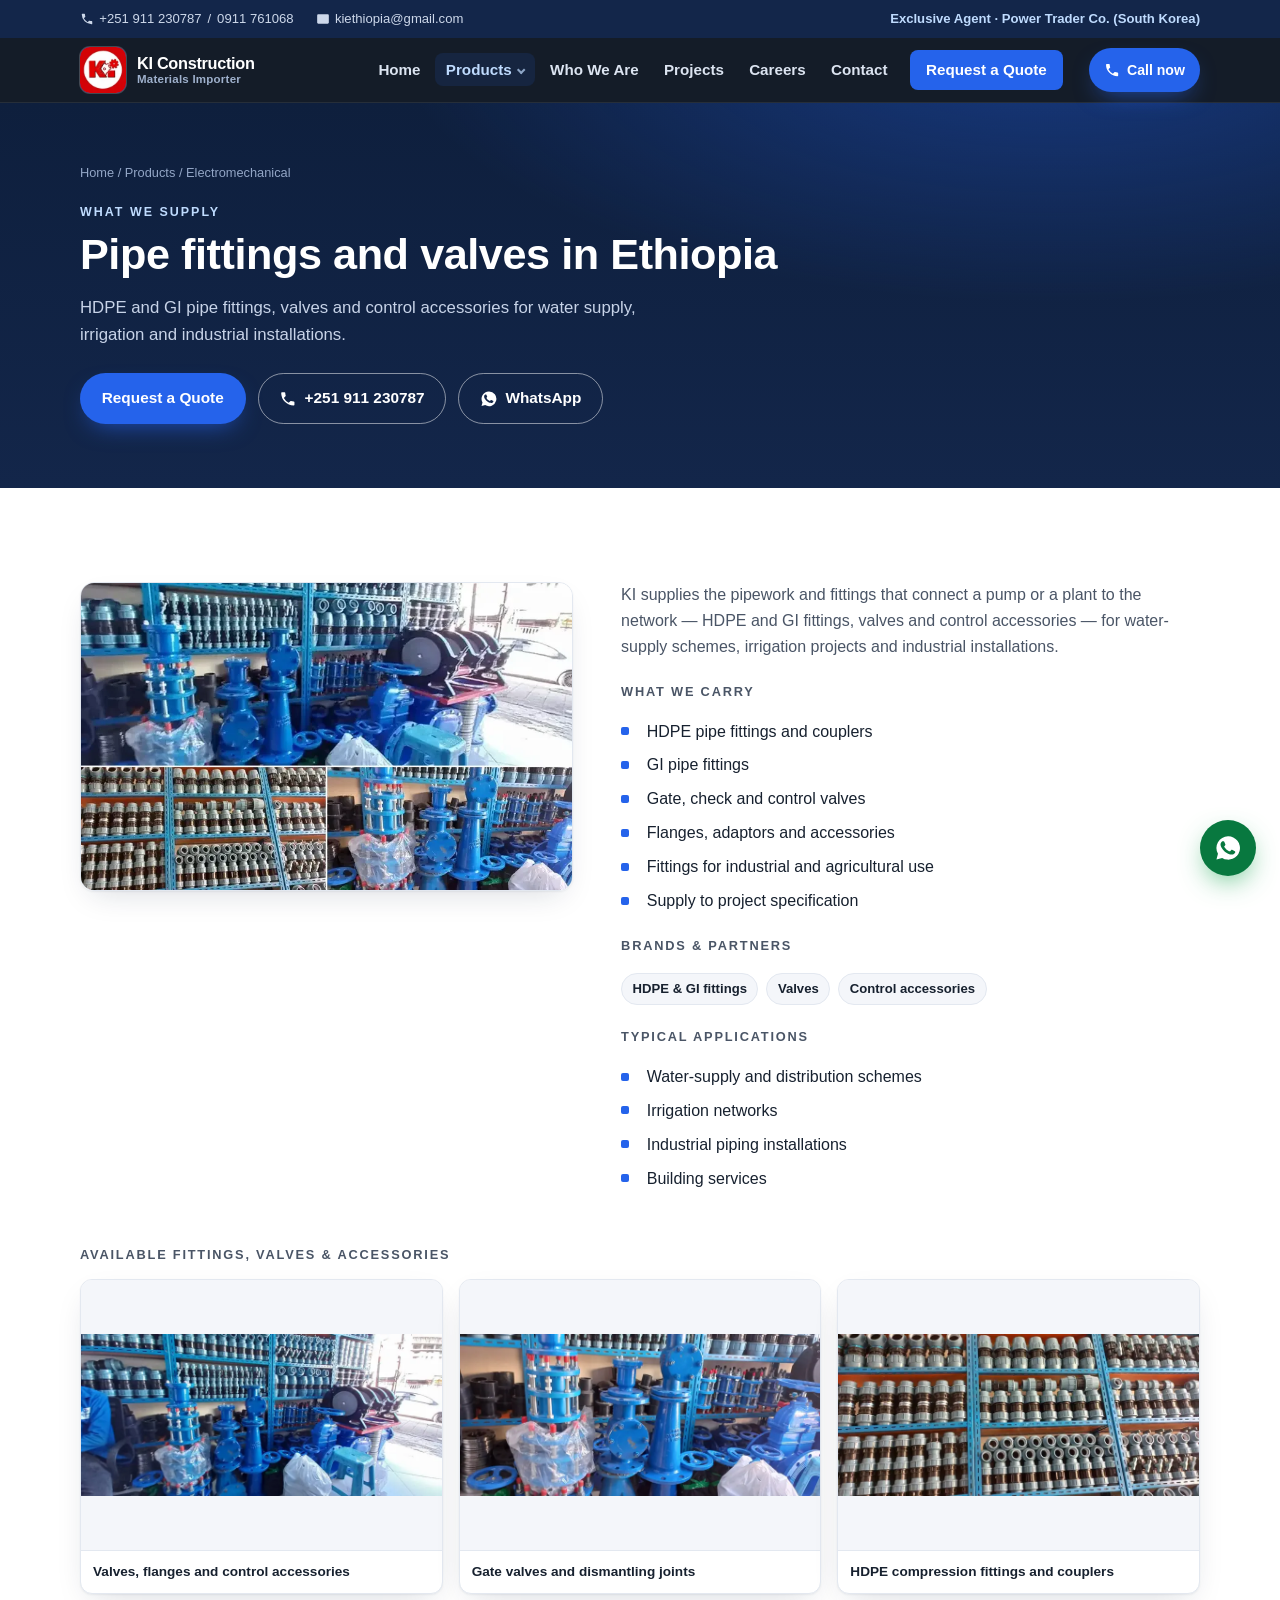
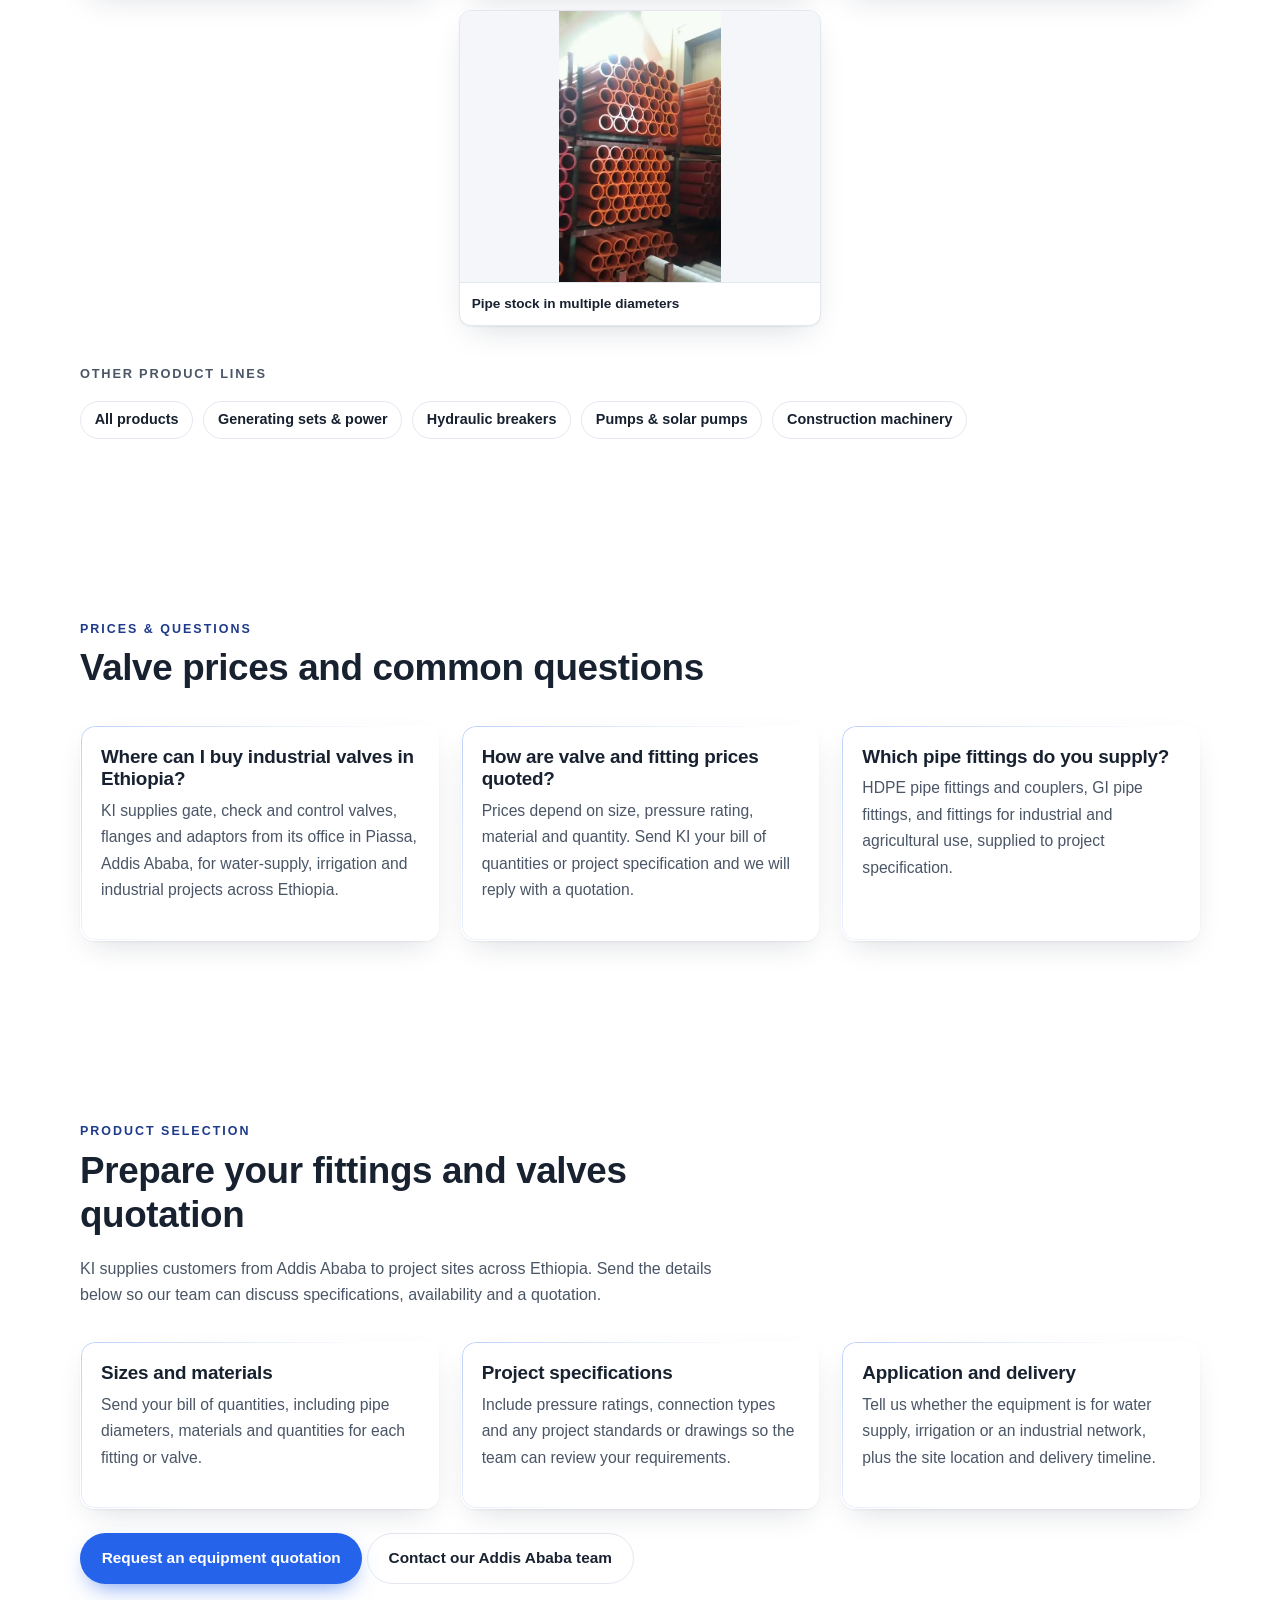
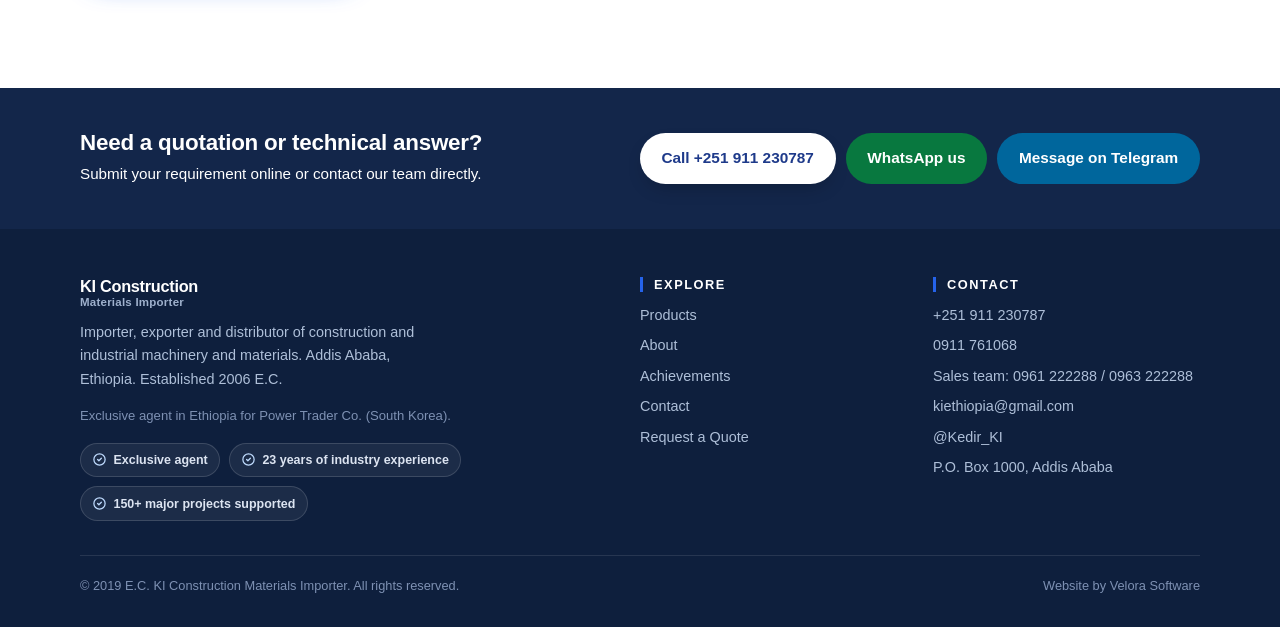
<file: product-electro-mechanical.html>
<!DOCTYPE html>
<html lang="en">
<head>
<meta charset="UTF-8">
<meta name="viewport" content="width=device-width, initial-scale=1">
<title>Industrial Valves &amp; Pipe Fittings Suppliers in Ethiopia | KI</title>
<meta name="title-am" content="ኤሌክትሮ-ሜካኒካል — KI Construction Materials Importer">
<meta name="description" content="Industrial valve and pipe fitting suppliers in Addis Ababa: gate, check and control valves, HDPE and GI fittings, flanges and adaptors for water and industry.">
<meta name="theme-color" content="#13264a">
<meta property="og:title" content="Industrial Valves &amp; Pipe Fittings Suppliers in Ethiopia | KI">
<meta property="og:description" content="Industrial valve and pipe fitting suppliers in Addis Ababa: gate, check and control valves, HDPE and GI fittings, flanges and adaptors for water and industry.">
<meta property="og:type" content="website">
<meta property="og:url" content="https://kiconstruction.site/product-electro-mechanical">
<meta property="og:image" content="https://kiconstruction.site/img/hero.jpg">
<meta property="og:image:width" content="1200">
<meta property="og:image:height" content="630">
<meta name="twitter:card" content="summary_large_image">
<link rel="canonical" href="https://kiconstruction.site/product-electro-mechanical">
<link rel="icon" href="/favicon.ico" sizes="any">
<link rel="icon" type="image/png" sizes="180x180" href="/img/ki-icon-180.png">
<link rel="icon" type="image/png" sizes="48x48" href="/img/ki-icon-48.png">
<link rel="icon" type="image/png" sizes="32x32" href="/img/ki-icon-32.png">
<link rel="icon" type="image/png" sizes="16x16" href="/img/ki-icon-16.png">
<link rel="apple-touch-icon" sizes="180x180" href="/img/ki-icon-180.png">
<link rel="stylesheet" href="assets.min.css?v=20261001-j">
<script type="application/ld+json">
{
  "@context": "https://schema.org",
  "@type": "BreadcrumbList",
  "itemListElement": [
    {
      "@type": "ListItem",
      "position": 1,
      "name": "Home",
      "item": "https://kiconstruction.site/"
    },
    {
      "@type": "ListItem",
      "position": 2,
      "name": "Products",
      "item": "https://kiconstruction.site/products"
    },
    {
      "@type": "ListItem",
      "position": 3,
      "name": "Pipe fittings and valves in Ethiopia",
      "item": "https://kiconstruction.site/product-electro-mechanical"
    }
  ]
}
</script>
<script type="application/ld+json">
{
  "@context": "https://schema.org",
  "@type": "FAQPage",
  "mainEntity": [
    {
      "@type": "Question",
      "name": "Where can I buy industrial valves in Ethiopia?",
      "acceptedAnswer": {
        "@type": "Answer",
        "text": "KI supplies gate, check and control valves, flanges and adaptors from its office in Piassa, Addis Ababa, for water-supply, irrigation and industrial projects across Ethiopia."
      }
    },
    {
      "@type": "Question",
      "name": "How are valve and fitting prices quoted?",
      "acceptedAnswer": {
        "@type": "Answer",
        "text": "Prices depend on size, pressure rating, material and quantity. Send KI your bill of quantities or project specification and we will reply with a quotation."
      }
    },
    {
      "@type": "Question",
      "name": "Which pipe fittings do you supply?",
      "acceptedAnswer": {
        "@type": "Answer",
        "text": "HDPE pipe fittings and couplers, GI pipe fittings, and fittings for industrial and agricultural use, supplied to project specification."
      }
    }
  ]
}
</script>
</head>
<body>
<div class="topbar">
  <div class="wrap">
    <span class="topbar-phones"><a href="tel:+251911230787"><svg aria-hidden="true" focusable="false" viewBox="0 0 24 24" width="14" height="14" fill="currentColor"><path d="M6.6 10.8a15.5 15.5 0 006.6 6.6l2.2-2.2c.3-.3.7-.4 1-.2 1.2.4 2.4.6 3.6.6.6 0 1 .4 1 1V20c0 .6-.4 1-1 1A17 17 0 013 4c0-.6.4-1 1-1h3.5c.6 0 1 .4 1 1 0 1.2.2 2.4.6 3.6.1.4 0 .8-.3 1z"/></svg> +251 911 230787</a><span aria-hidden="true">/</span><a href="tel:+251911761068">0911 761068</a></span>
    <a href="mailto:kiethiopia@gmail.com"><svg aria-hidden="true" focusable="false" viewBox="0 0 24 24" width="14" height="14" fill="currentColor"><path d="M4 4h16c1.1 0 2 .9 2 2v12c0 1.1-.9 2-2 2H4c-1.1 0-2-.9-2-2V6c0-1.1.9-2 2-2zm8 7L4 6.2V6l8 5 8-5v.2L12 11z"/></svg> kiethiopia@gmail.com</a>
    <span class="spacer"></span>
    <span class="tag" data-i18n="topbar.tag">Exclusive Agent · Power Trader Co. (South Korea)</span>
  </div>
</div>

<header class="site">
  <div class="wrap nav">
    <a class="brand" href="/">
      <img src="img/ki-logo-128.webp?v=2" srcset="img/ki-logo-128.webp?v=2 1x, img/ki-logo-256.webp?v=2 2x" alt="KI Construction Materials Importer logo" width="58" height="58" decoding="async">
      <span>KI Construction<b data-i18n="brand.sub">Materials Importer</b></span>
    </a>
    <nav class="nav-links" aria-label="Primary" data-i18n-aria="nav.aria">
      <a href="/" data-i18n="nav.home">Home</a>
      <span class="has-sub">
        <a href="products" class="active" aria-current="page" data-i18n="nav.products">Products</a>
        <span class="sub">
          <a href="products" data-i18n="cat.all">All products</a>
      <a href="product-generating-sets" data-i18n="cat.gensets">Generating sets &amp; power</a>
      <a href="product-hydraulic-breakers" data-i18n="cat.breakers">Hydraulic breakers</a>
      <a href="product-pumps" data-i18n="cat.pumps">Pumps &amp; solar pumps</a>
      <a href="product-construction-machinery" data-i18n="cat.machinery">Construction machinery</a>
      <a href="product-electro-mechanical" data-i18n="cat.electro">Electromechanical</a>
        </span>
      </span>
      <a href="about" data-i18n="nav.whoWeAre">Who We Are</a>
      <a href="achievements" data-i18n="nav.projects">Projects</a>
      <a href="careers" data-i18n="nav.careers">Careers</a>
      <a href="contact" data-i18n="nav.contact">Contact</a>
      <a class="nav-quote" href="quote" data-i18n="btn.quote">Request a Quote</a>
    </nav>
    <div class="langswitch" role="group" aria-label="Language">
      <button class="langbtn" type="button" data-lang="en" aria-pressed="true">EN</button>
      <button class="langbtn" type="button" data-lang="am" aria-pressed="false">አማ</button>
    </div>
    <a class="btn btn-brand btn-sm nav-cta" href="tel:+251911230787"><svg aria-hidden="true" focusable="false" viewBox="0 0 24 24" fill="currentColor"><path d="M6.6 10.8a15.5 15.5 0 006.6 6.6l2.2-2.2c.3-.3.7-.4 1-.2 1.2.4 2.4.6 3.6.6.6 0 1 .4 1 1V20c0 .6-.4 1-1 1A17 17 0 013 4c0-.6.4-1 1-1h3.5c.6 0 1 .4 1 1 0 1.2.2 2.4.6 3.6.1.4 0 .8-.3 1z"/></svg><span data-i18n="btn.callNow">Call now</span></a>
    <a class="call-mini" href="tel:+251911230787" aria-label="Call KI" data-i18n-aria="call.aria"><svg aria-hidden="true" focusable="false" viewBox="0 0 24 24" fill="currentColor"><path d="M6.6 10.8a15.5 15.5 0 006.6 6.6l2.2-2.2c.3-.3.7-.4 1-.2 1.2.4 2.4.6 3.6.6.6 0 1 .4 1 1V20c0 .6-.4 1-1 1A17 17 0 013 4c0-.6.4-1 1-1h3.5c.6 0 1 .4 1 1 0 1.2.2 2.4.6 3.6.1.4 0 .8-.3 1z"/></svg></a>
    <button class="menu-btn" id="menuBtn" aria-label="Open menu" data-i18n-aria="menu.aria" aria-expanded="false" aria-controls="mnav">
      <svg aria-hidden="true" focusable="false" viewBox="0 0 24 24" fill="none" stroke="currentColor" stroke-width="2" stroke-linecap="round"><path d="M4 7h16M4 12h16M4 17h16"/></svg>
    </button>
  </div>
  <div class="mnav" id="mnav">
    <a href="/" data-i18n="nav.home">Home</a>
    <a href="products" class="active" aria-current="page" data-i18n="nav.products">Products</a>
    <a href="product-generating-sets" class="sub-link" data-i18n="cat.gensets">Generating sets &amp; power</a>
    <a href="product-hydraulic-breakers" class="sub-link" data-i18n="cat.breakers">Hydraulic breakers</a>
    <a href="product-pumps" class="sub-link" data-i18n="cat.pumps">Pumps &amp; solar pumps</a>
    <a href="product-construction-machinery" class="sub-link" data-i18n="cat.machinery">Construction machinery</a>
    <a href="product-electro-mechanical" class="sub-link" data-i18n="cat.electro">Electromechanical</a>
    <a href="about" data-i18n="nav.whoWeAre">Who We Are</a>
    <a href="achievements" data-i18n="nav.projects">Projects</a>
    <a href="careers" data-i18n="nav.careers">Careers</a>
    <a href="contact" data-i18n="nav.contact">Contact</a>
    <a class="mnav-quote" href="quote" data-i18n="btn.quote">Request a Quote</a>
    <div class="row">
      <a class="btn btn-brand btn-sm" href="tel:+251911230787" data-i18n="mnav.call">Call</a>
      <a class="btn btn-wa btn-sm" href="https://wa.me/251911230787">WhatsApp</a>
      <a class="btn btn-tg btn-sm" href="https://t.me/Kedir_KI">Telegram</a>
    </div>
  </div>
</header>
<main>
<section class="page-hero">
  <div class="wrap">
    <div class="crumbs"><a href="/" data-i18n="nav.home">Home</a> / <a href="products" data-i18n="nav.products">Products</a> / <span data-i18n="cat.electro">Electromechanical</span></div>
    <span class="eyebrow" data-i18n="prod.eyebrow">What we supply</span>
    <h1 data-i18n="em.h1">Pipe fittings and valves in Ethiopia</h1>
    <p data-i18n="em.lead">HDPE and GI pipe fittings, valves and control accessories for water supply, irrigation and industrial installations.</p>
    <div class="pcta">
      <a class="btn btn-brand" href="quote?cat=electro" data-i18n="btn.quote">Request a Quote</a>
      <a class="btn btn-ghost" href="tel:+251911230787"><svg aria-hidden="true" focusable="false" viewBox="0 0 24 24" fill="currentColor"><path d="M6.6 10.8a15.5 15.5 0 006.6 6.6l2.2-2.2c.3-.3.7-.4 1-.2 1.2.4 2.4.6 3.6.6.6 0 1 .4 1 1V20c0 .6-.4 1-1 1A17 17 0 013 4c0-.6.4-1 1-1h3.5c.6 0 1 .4 1 1 0 1.2.2 2.4.6 3.6.1.4 0 .8-.3 1z"/></svg>+251 911 230787</a>
      <a class="btn btn-ghost" href="https://wa.me/251911230787"><svg aria-hidden="true" focusable="false" viewBox="0 0 24 24" fill="currentColor"><path d="M12 2a10 10 0 00-8.6 15l-1.3 4.8 4.9-1.3A10 10 0 1012 2zm5.8 14.2c-.2.7-1.4 1.3-2 1.4-.5.1-1.2.1-1.9-.1-.4-.1-1-.3-1.8-.6-3.1-1.3-5.1-4.5-5.3-4.7-.1-.2-1.2-1.6-1.2-3.1s.8-2.2 1.1-2.5c.3-.3.6-.4.8-.4h.6c.2 0 .4 0 .7.5l.9 2.1c.1.2.1.4 0 .6l-.4.6-.4.4c-.1.1-.3.3-.1.6.2.3.8 1.4 1.8 2.2 1.3 1.1 2.3 1.5 2.6 1.6.3.1.5.1.7-.1l.9-1c.2-.3.4-.2.7-.1l2 1c.3.1.5.2.6.3.1.2.1.8-.1 1.5z"/></svg>WhatsApp</a>
    </div>
  </div>
</section>

<section>
  <div class="wrap">
    <div class="prod-detail">
      <div class="media">
        <img fetchpriority="high" src="img/em-card-cropped.webp" width="1200" height="750" alt="Electromechanical fittings, valves and couplers in the KI showroom" decoding="async">
      </div>
      <div class="spec">
        <p data-i18n="em.intro">KI supplies the pipework and fittings that connect a pump or a plant to the network &mdash; HDPE and GI fittings, valves and control accessories &mdash; for water-supply schemes, irrigation projects and industrial installations.</p>
        <p class="subhead" data-i18n="spec.range">What we carry</p>
        <ul class="lead-list">
          <li data-i18n="em.r1">HDPE pipe fittings and couplers</li>
          <li data-i18n="em.r2">GI pipe fittings</li>
          <li data-i18n="em.r3">Gate, check and control valves</li>
          <li data-i18n="em.r4">Flanges, adaptors and accessories</li>
          <li data-i18n="em.r5">Fittings for industrial and agricultural use</li>
          <li data-i18n="em.r6">Supply to project specification</li>
        </ul>
        <p class="subhead" data-i18n="spec.brands">Brands &amp; partners</p>
        <div class="pill-row">
          <span class="pill">HDPE &amp; GI fittings</span>
          <span class="pill">Valves</span>
          <span class="pill">Control accessories</span>
        </div>
        <p class="subhead" data-i18n="spec.apps">Typical applications</p>
        <ul class="lead-list">
          <li data-i18n="em.a1">Water-supply and distribution schemes</li>
          <li data-i18n="em.a2">Irrigation networks</li>
          <li data-i18n="em.a3">Industrial piping installations</li>
          <li data-i18n="em.a4">Building services</li>
        </ul>
      </div>
    </div>

    <h2 class="subhead" data-i18n="em.galleryTitle">Available fittings, valves &amp; accessories</h2>
    <div class="range-gal em-gallery">
      <figure>
        <img src="img/em-valves-stock.webp" width="768" height="346" alt="Electromechanical fittings and blue flanged valves displayed in the KI showroom" loading="lazy" decoding="async">
        <figcaption data-i18n="em.g1">Valves, flanges and control accessories</figcaption>
      </figure>
      <figure>
        <img src="img/em-valves-closeup.webp" width="768" height="346" alt="Gate valves, dismantling joints and flanged valve fittings" loading="lazy" decoding="async">
        <figcaption data-i18n="em.g2">Gate valves and dismantling joints</figcaption>
      </figure>
      <figure>
        <img src="img/em-pipe-fittings.webp" width="768" height="347" alt="HDPE compression pipe fittings arranged on showroom shelves" loading="lazy" decoding="async">
        <figcaption data-i18n="em.g3">HDPE compression fittings and couplers</figcaption>
      </figure>
      <figure>
        <img src="img/em-pipe-stock.webp" width="575" height="960" alt="Orange and white pipe stock arranged by diameter on warehouse racks" loading="lazy" decoding="async">
        <figcaption data-i18n="em.g4">Pipe stock in multiple diameters</figcaption>
      </figure>
    </div>

    <p class="subhead" data-i18n="spec.other">Other product lines</p>
    <div class="other-cats">
      <a href="products" data-i18n="cat.all">All products</a>
      <a href="product-generating-sets" data-i18n="cat.gensets">Generating sets &amp; power</a>
      <a href="product-hydraulic-breakers" data-i18n="cat.breakers">Hydraulic breakers</a>
      <a href="product-pumps" data-i18n="cat.pumps">Pumps &amp; solar pumps</a>
      <a href="product-construction-machinery" data-i18n="cat.machinery">Construction machinery</a>
    </div>
  </div>
</section>

<section aria-label="Prices and common questions"><div class="wrap"><div class="sec-head"><span class="eyebrow">Prices &amp; questions</span><h2>Valve prices and common questions</h2></div><div class="cards"><article class="card"><div class="body"><h3>Where can I buy industrial valves in Ethiopia?</h3><p>KI supplies gate, check and control valves, flanges and adaptors from its office in Piassa, Addis Ababa, for water-supply, irrigation and industrial projects across Ethiopia.</p></div></article><article class="card"><div class="body"><h3>How are valve and fitting prices quoted?</h3><p>Prices depend on size, pressure rating, material and quantity. Send KI your bill of quantities or project specification and we will reply with a quotation.</p></div></article><article class="card"><div class="body"><h3>Which pipe fittings do you supply?</h3><p>HDPE pipe fittings and couplers, GI pipe fittings, and fittings for industrial and agricultural use, supplied to project specification.</p></div></article></div></div></section>
<section aria-label="Quotation planning"><div class="wrap"><div class="sec-head"><span class="eyebrow">Product selection</span><h2>Prepare your fittings and valves quotation</h2><p>KI supplies customers from Addis Ababa to project sites across Ethiopia. Send the details below so our team can discuss specifications, availability and a quotation.</p></div><div class="cards"><article class="card"><div class="body"><h3>Sizes and materials</h3><p>Send your bill of quantities, including pipe diameters, materials and quantities for each fitting or valve.</p></div></article><article class="card"><div class="body"><h3>Project specifications</h3><p>Include pressure ratings, connection types and any project standards or drawings so the team can review your requirements.</p></div></article><article class="card"><div class="body"><h3>Application and delivery</h3><p>Tell us whether the equipment is for water supply, irrigation or an industrial network, plus the site location and delivery timeline.</p></div></article></div><p style="margin-top:24px"><a class="btn btn-brand" href="quote">Request an equipment quotation</a> <a class="btn btn-outline" href="contact">Contact our Addis Ababa team</a></p></div></section>
<div class="cta-band">
  <div class="wrap">
    <div>
      <h2 data-i18n="band.h">Need a quotation or technical answer?</h2>
      <p data-i18n="band.p">Submit your requirement online or contact our team directly.</p>
    </div>
    <div class="btns">
      <a class="btn btn-brand" href="tel:+251911230787" data-i18n="contact.cta1">Call +251 911 230787</a>
      <a class="btn btn-wa" href="https://wa.me/251911230787" data-i18n="contact.cta2">WhatsApp us</a>
      <a class="btn btn-tg" href="https://t.me/Kedir_KI" data-i18n="contact.cta3">Message on Telegram</a>
    </div>
  </div>
</div>

</main>
<footer class="site">
  <div class="wrap">
    <div class="cols">
      <div>
        <a class="brand" href="/" style="color:#fff">
          <span>KI Construction<b style="color:#9fb1cd" data-i18n="brand.sub">Materials Importer</b></span>
        </a>
        <p style="max-width:44ch" data-i18n="footer.desc">Importer, exporter and distributor of construction and industrial machinery and materials. Addis Ababa, Ethiopia. Established 2006 E.C.</p>
        <p style="font-size:.82rem;color:#7e91b3" data-i18n="footer.ptLine">Exclusive agent in Ethiopia for Power Trader Co. (South Korea).</p>
        <div class="foot-badges">
          <span class="fbadge"><svg aria-hidden="true" focusable="false" viewBox="0 0 24 24" fill="none" stroke="currentColor" stroke-width="2" stroke-linecap="round" stroke-linejoin="round"><path d="M9 12l2 2 4-4"/><circle cx="12" cy="12" r="9"/></svg><span data-i18n="p2.tag">Exclusive agent</span></span>
          <span class="fbadge"><svg aria-hidden="true" focusable="false" viewBox="0 0 24 24" fill="none" stroke="currentColor" stroke-width="2" stroke-linecap="round" stroke-linejoin="round"><path d="M9 12l2 2 4-4"/><circle cx="12" cy="12" r="9"/></svg><span data-i18n-html="hero.badge1"><b>23 years</b> of industry experience</span></span>
          <span class="fbadge"><svg aria-hidden="true" focusable="false" viewBox="0 0 24 24" fill="none" stroke="currentColor" stroke-width="2" stroke-linecap="round" stroke-linejoin="round"><path d="M9 12l2 2 4-4"/><circle cx="12" cy="12" r="9"/></svg><span data-i18n-html="hero.badge2"><b>150+</b> major projects supported</span></span>
        </div>
      </div>
      <div>
        <h2 data-i18n="footer.exploreH">Explore</h2>
        <ul>
          <li><a href="products" data-i18n="nav.products">Products</a></li>
          <li><a href="about" data-i18n="nav.about">About</a></li>
          <li><a href="achievements" data-i18n="nav.achievements">Achievements</a></li>
          <li><a href="contact" data-i18n="nav.contact">Contact</a></li>
          <li><a href="quote" data-i18n="btn.quote">Request a Quote</a></li>
        </ul>
      </div>
      <div>
        <h2 data-i18n="footer.contactH">Contact</h2>
        <ul>
          <li><a href="tel:+251911230787">+251 911 230787</a></li>
          <li><a href="tel:+251911761068">0911 761068</a></li>
          <li><span data-i18n="footer.sales">Sales team:</span> <a href="tel:+251961222288">0961 222288</a> / <a href="tel:+251963222288">0963 222288</a></li>
          <li><a href="mailto:kiethiopia@gmail.com">kiethiopia@gmail.com</a></li>
          <li><a href="https://t.me/Kedir_KI">@Kedir_KI</a></li>
          <li data-i18n="footer.pobox">P.O. Box 1000, Addis Ababa</li>
        </ul>
      </div>
    </div>
    <div class="fine">
      <span data-i18n-html="footer.copyright">&copy; <span id="yr">2019</span> E.C. KI Construction Materials Importer. All rights reserved.</span>
      <span data-i18n="footer.velora">Website by Velora Software</span>
    </div>
  </div>
</footer>

<a class="fab" href="https://wa.me/251911230787" aria-label="Chat with us on WhatsApp" data-i18n-aria="fab.aria"><svg aria-hidden="true" focusable="false" viewBox="0 0 24 24" fill="currentColor"><path d="M12 2a10 10 0 00-8.6 15l-1.3 4.8 4.9-1.3A10 10 0 1012 2zm5.8 14.2c-.2.7-1.4 1.3-2 1.4-.5.1-1.2.1-1.9-.1-.4-.1-1-.3-1.8-.6-3.1-1.3-5.1-4.5-5.3-4.7-.1-.2-1.2-1.6-1.2-3.1s.8-2.2 1.1-2.5c.3-.3.6-.4.8-.4h.6c.2 0 .4 0 .7.5l.9 2.1c.1.2.1.4 0 .6l-.4.6-.4.4c-.1.1-.3.3-.1.6.2.3.8 1.4 1.8 2.2 1.3 1.1 2.3 1.5 2.6 1.6.3.1.5.1.7-.1l.9-1c.2-.3.4-.2.7-.1l2 1c.3.1.5.2.6.3.1.2.1.8-.1 1.5z"/></svg></a>

<script src="assets.min.js?v=20261001-a"></script>
</body>
</html>
</file>
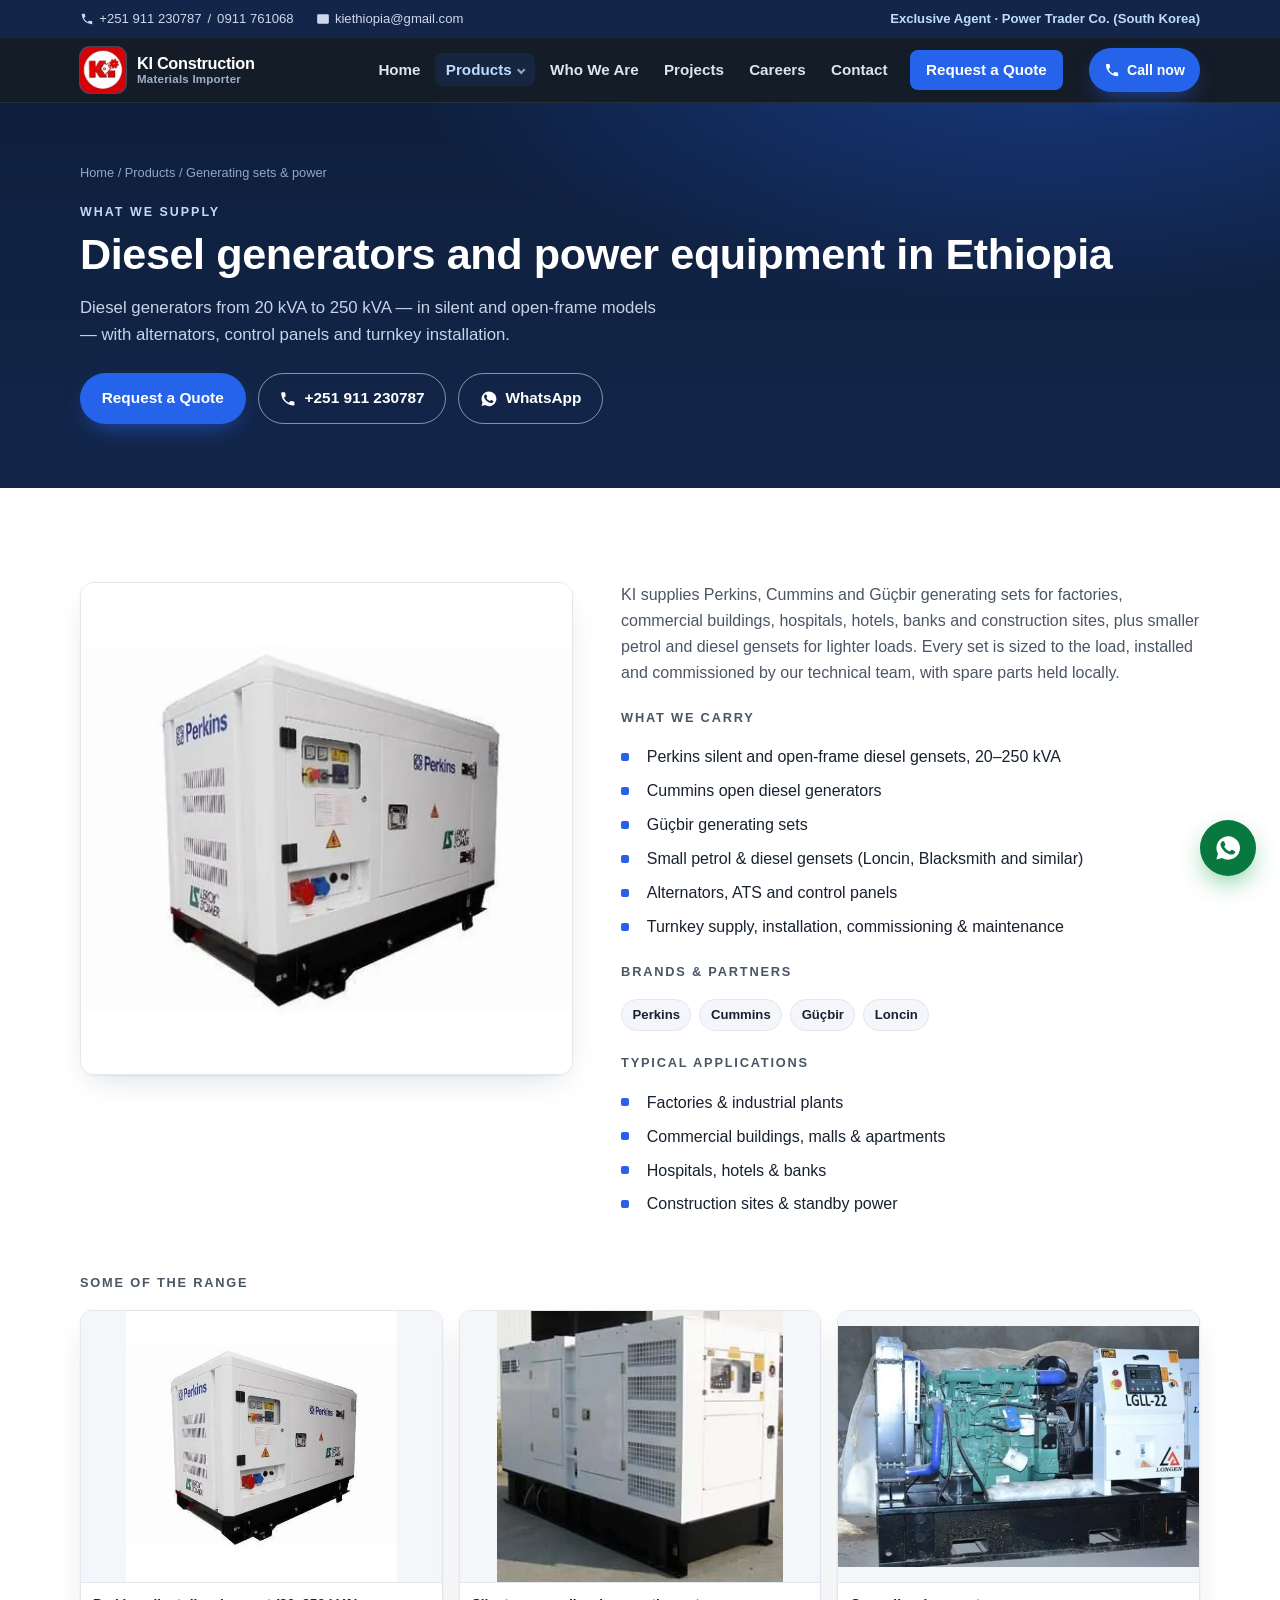
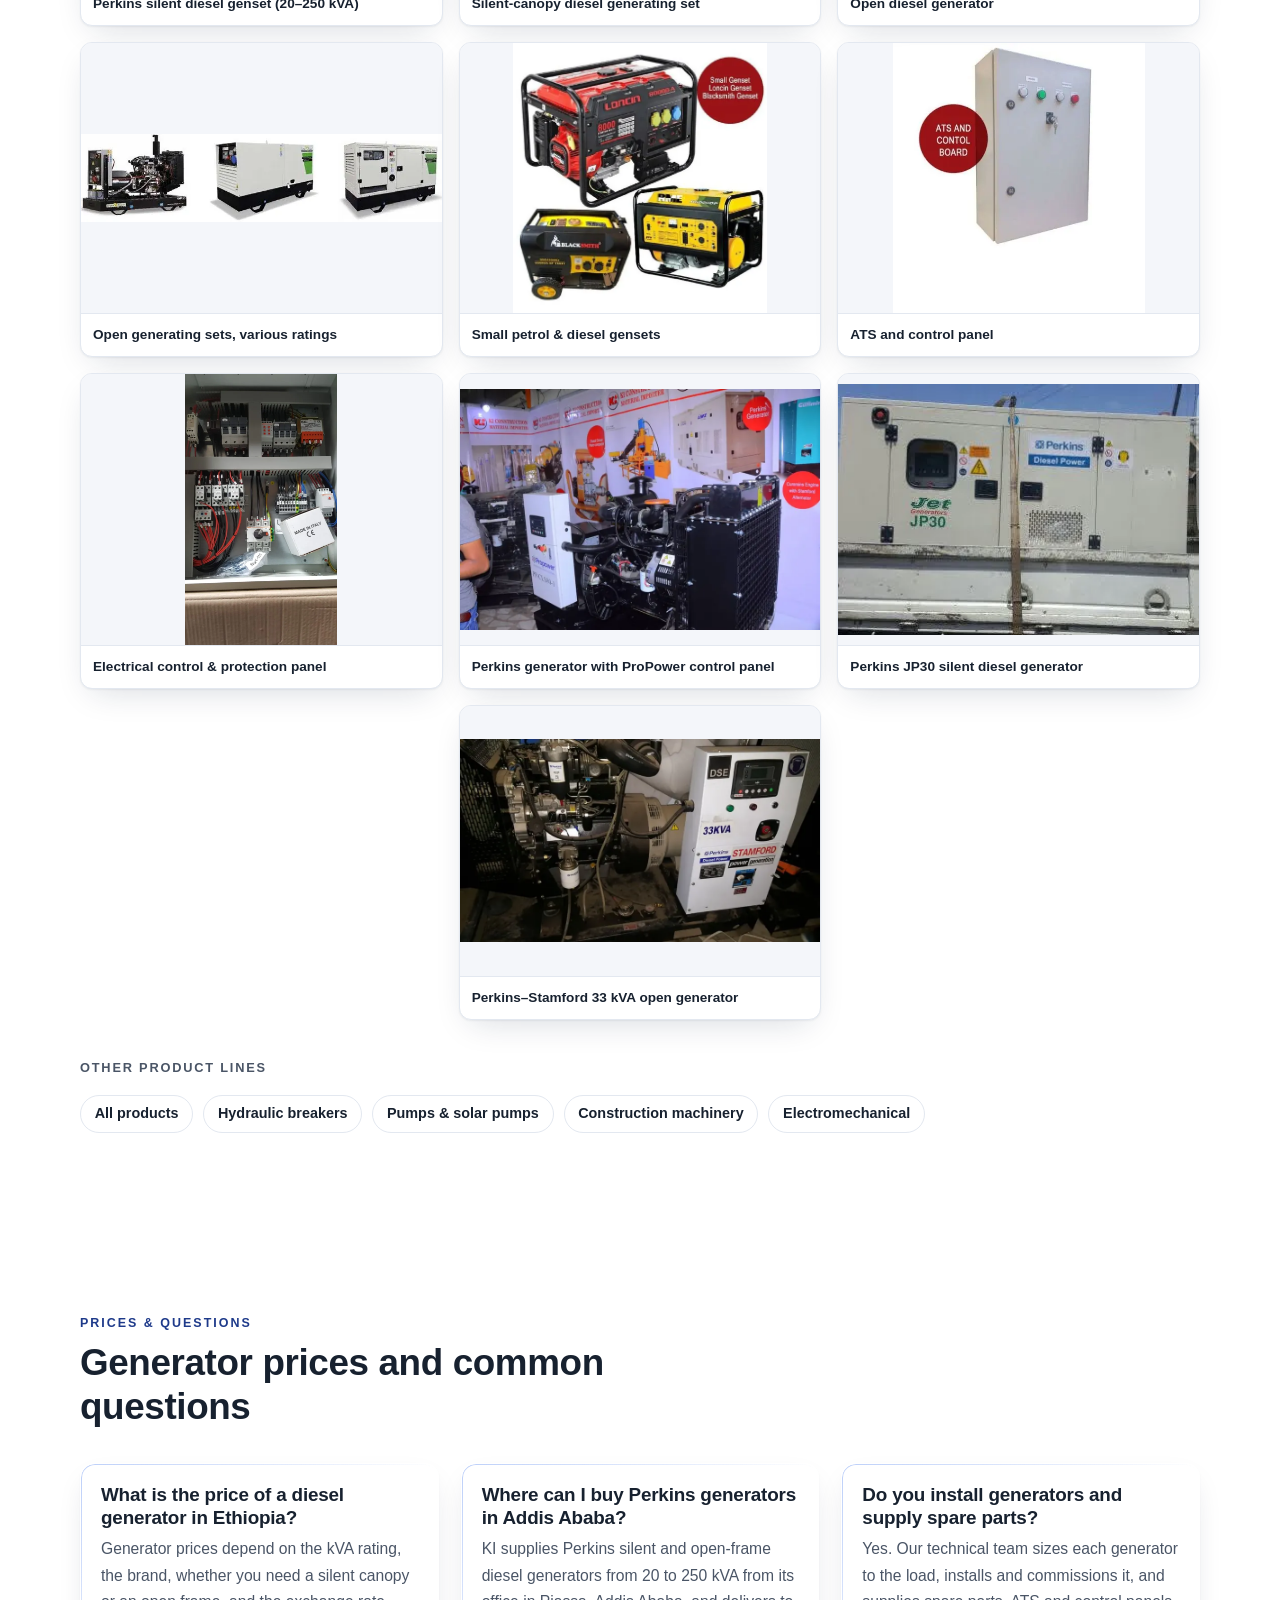
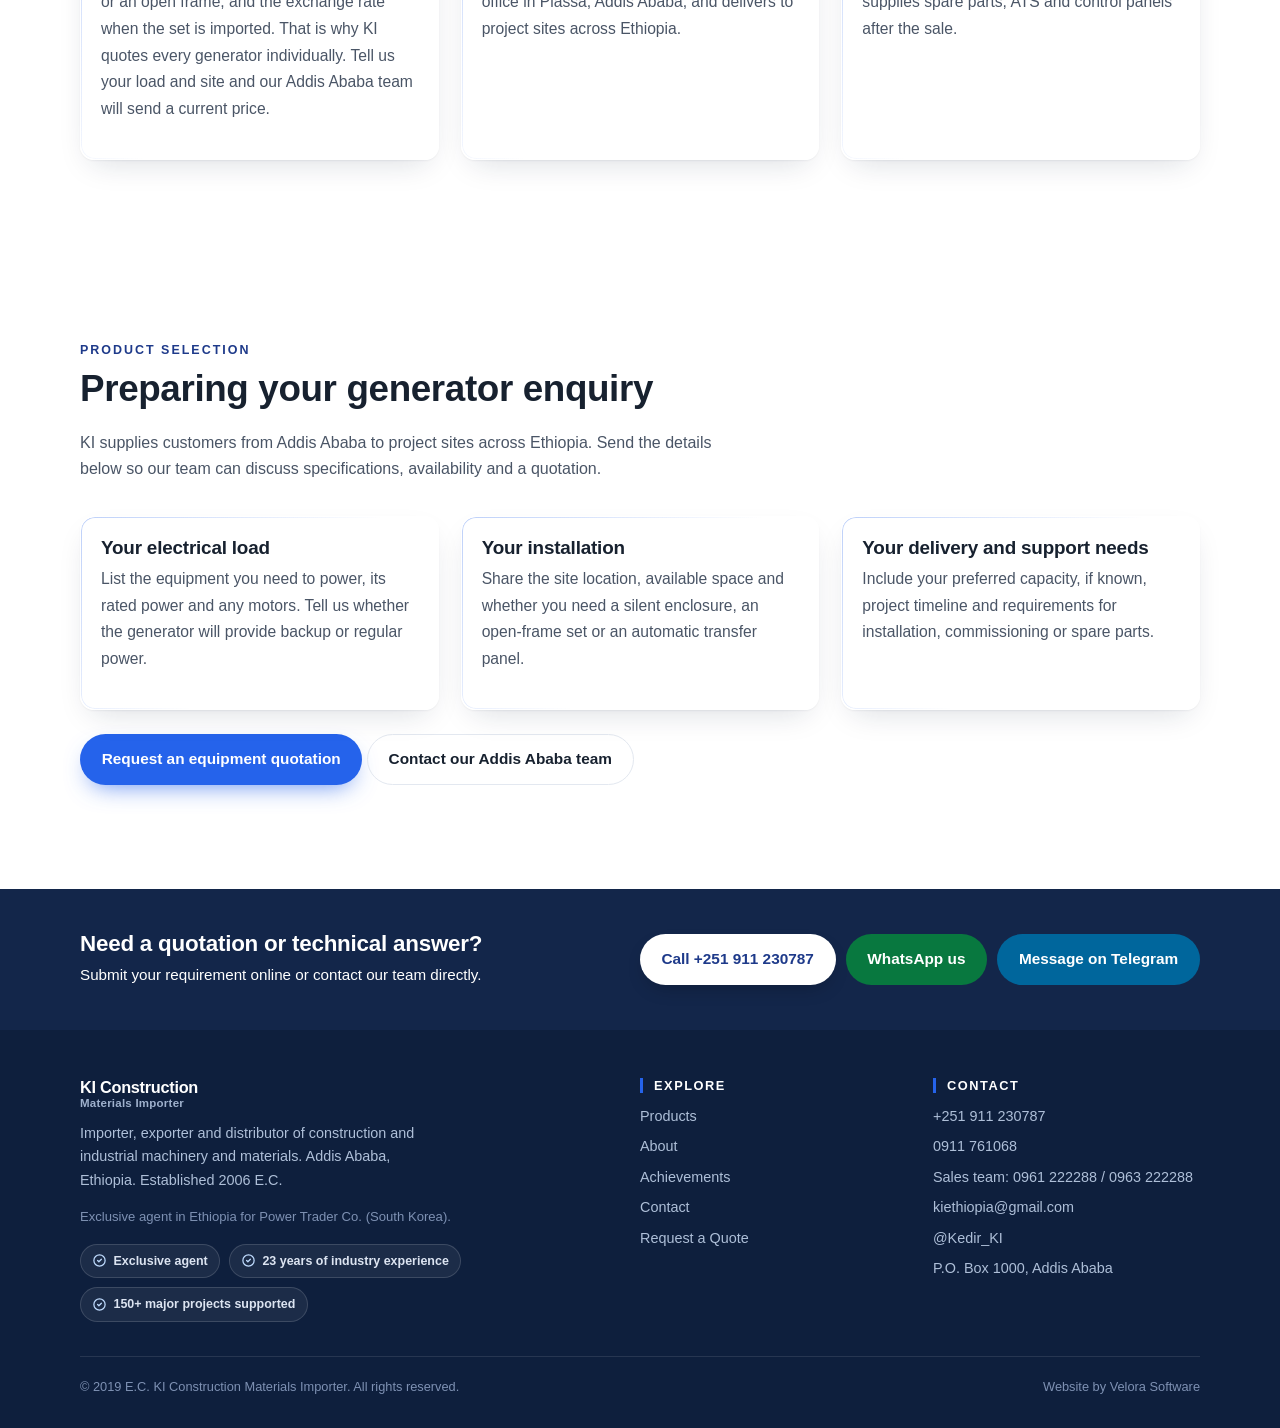
<file: product-generating-sets.html>
<!DOCTYPE html>
<html lang="en">
<head>
<meta charset="UTF-8">
<meta name="viewport" content="width=device-width, initial-scale=1">
<title>Diesel Generator Price &amp; Suppliers in Ethiopia | Perkins Generators – KI</title>
<meta name="title-am" content="ጄነሬተሮችና የኃይል መሣሪያዎች — KI Construction Materials Importer">
<meta name="description" content="Diesel generator suppliers in Addis Ababa: Perkins, Cummins and Güçbir sets, 20–250 kVA, silent or open-frame. Ask KI for today's generator price in Ethiopia.">
<meta name="theme-color" content="#13264a">
<meta property="og:title" content="Diesel Generator Price &amp; Suppliers in Ethiopia | Perkins Generators – KI">
<meta property="og:description" content="Diesel generator suppliers in Addis Ababa: Perkins, Cummins and Güçbir sets, 20–250 kVA, silent or open-frame. Ask KI for today's generator price in Ethiopia.">
<meta property="og:type" content="website">
<meta property="og:url" content="https://kiconstruction.site/product-generating-sets">
<meta property="og:image" content="https://kiconstruction.site/img/hero.jpg">
<meta property="og:image:width" content="1200">
<meta property="og:image:height" content="630">
<meta name="twitter:card" content="summary_large_image">
<link rel="canonical" href="https://kiconstruction.site/product-generating-sets">
<link rel="icon" href="/favicon.ico" sizes="any">
<link rel="icon" type="image/png" sizes="180x180" href="/img/ki-icon-180.png">
<link rel="icon" type="image/png" sizes="48x48" href="/img/ki-icon-48.png">
<link rel="icon" type="image/png" sizes="32x32" href="/img/ki-icon-32.png">
<link rel="icon" type="image/png" sizes="16x16" href="/img/ki-icon-16.png">
<link rel="apple-touch-icon" sizes="180x180" href="/img/ki-icon-180.png">
<link rel="stylesheet" href="assets.min.css?v=20261001-j">
<script type="application/ld+json">
{
  "@context": "https://schema.org",
  "@type": "BreadcrumbList",
  "itemListElement": [
    {
      "@type": "ListItem",
      "position": 1,
      "name": "Home",
      "item": "https://kiconstruction.site/"
    },
    {
      "@type": "ListItem",
      "position": 2,
      "name": "Products",
      "item": "https://kiconstruction.site/products"
    },
    {
      "@type": "ListItem",
      "position": 3,
      "name": "Diesel generators and power equipment in Ethiopia",
      "item": "https://kiconstruction.site/product-generating-sets"
    }
  ]
}
</script>
<script type="application/ld+json">
{
  "@context": "https://schema.org",
  "@type": "FAQPage",
  "mainEntity": [
    {
      "@type": "Question",
      "name": "What is the price of a diesel generator in Ethiopia?",
      "acceptedAnswer": {
        "@type": "Answer",
        "text": "Generator prices depend on the kVA rating, the brand, whether you need a silent canopy or an open frame, and the exchange rate when the set is imported. That is why KI quotes every generator individually. Tell us your load and site and our Addis Ababa team will send a current price."
      }
    },
    {
      "@type": "Question",
      "name": "Where can I buy Perkins generators in Addis Ababa?",
      "acceptedAnswer": {
        "@type": "Answer",
        "text": "KI supplies Perkins silent and open-frame diesel generators from 20 to 250 kVA from its office in Piassa, Addis Ababa, and delivers to project sites across Ethiopia."
      }
    },
    {
      "@type": "Question",
      "name": "Do you install generators and supply spare parts?",
      "acceptedAnswer": {
        "@type": "Answer",
        "text": "Yes. Our technical team sizes each generator to the load, installs and commissions it, and supplies spare parts, ATS and control panels after the sale."
      }
    }
  ]
}
</script>
</head>
<body>
<div class="topbar">
  <div class="wrap">
    <span class="topbar-phones"><a href="tel:+251911230787"><svg aria-hidden="true" focusable="false" viewBox="0 0 24 24" width="14" height="14" fill="currentColor"><path d="M6.6 10.8a15.5 15.5 0 006.6 6.6l2.2-2.2c.3-.3.7-.4 1-.2 1.2.4 2.4.6 3.6.6.6 0 1 .4 1 1V20c0 .6-.4 1-1 1A17 17 0 013 4c0-.6.4-1 1-1h3.5c.6 0 1 .4 1 1 0 1.2.2 2.4.6 3.6.1.4 0 .8-.3 1z"/></svg> +251 911 230787</a><span aria-hidden="true">/</span><a href="tel:+251911761068">0911 761068</a></span>
    <a href="mailto:kiethiopia@gmail.com"><svg aria-hidden="true" focusable="false" viewBox="0 0 24 24" width="14" height="14" fill="currentColor"><path d="M4 4h16c1.1 0 2 .9 2 2v12c0 1.1-.9 2-2 2H4c-1.1 0-2-.9-2-2V6c0-1.1.9-2 2-2zm8 7L4 6.2V6l8 5 8-5v.2L12 11z"/></svg> kiethiopia@gmail.com</a>
    <span class="spacer"></span>
    <span class="tag" data-i18n="topbar.tag">Exclusive Agent · Power Trader Co. (South Korea)</span>
  </div>
</div>

<header class="site">
  <div class="wrap nav">
    <a class="brand" href="/">
      <img src="img/ki-logo-128.webp?v=2" srcset="img/ki-logo-128.webp?v=2 1x, img/ki-logo-256.webp?v=2 2x" alt="KI Construction Materials Importer logo" width="58" height="58" decoding="async">
      <span>KI Construction<b data-i18n="brand.sub">Materials Importer</b></span>
    </a>
    <nav class="nav-links" aria-label="Primary" data-i18n-aria="nav.aria">
      <a href="/" data-i18n="nav.home">Home</a>
      <span class="has-sub">
        <a href="products" class="active" aria-current="page" data-i18n="nav.products">Products</a>
        <span class="sub">
          <a href="products" data-i18n="cat.all">All products</a>
      <a href="product-generating-sets" data-i18n="cat.gensets">Generating sets &amp; power</a>
      <a href="product-hydraulic-breakers" data-i18n="cat.breakers">Hydraulic breakers</a>
      <a href="product-pumps" data-i18n="cat.pumps">Pumps &amp; solar pumps</a>
      <a href="product-construction-machinery" data-i18n="cat.machinery">Construction machinery</a>
      <a href="product-electro-mechanical" data-i18n="cat.electro">Electromechanical</a>
        </span>
      </span>
      <a href="about" data-i18n="nav.whoWeAre">Who We Are</a>
      <a href="achievements" data-i18n="nav.projects">Projects</a>
      <a href="careers" data-i18n="nav.careers">Careers</a>
      <a href="contact" data-i18n="nav.contact">Contact</a>
      <a class="nav-quote" href="quote" data-i18n="btn.quote">Request a Quote</a>
    </nav>
    <div class="langswitch" role="group" aria-label="Language">
      <button class="langbtn" type="button" data-lang="en" aria-pressed="true">EN</button>
      <button class="langbtn" type="button" data-lang="am" aria-pressed="false">አማ</button>
    </div>
    <a class="btn btn-brand btn-sm nav-cta" href="tel:+251911230787"><svg aria-hidden="true" focusable="false" viewBox="0 0 24 24" fill="currentColor"><path d="M6.6 10.8a15.5 15.5 0 006.6 6.6l2.2-2.2c.3-.3.7-.4 1-.2 1.2.4 2.4.6 3.6.6.6 0 1 .4 1 1V20c0 .6-.4 1-1 1A17 17 0 013 4c0-.6.4-1 1-1h3.5c.6 0 1 .4 1 1 0 1.2.2 2.4.6 3.6.1.4 0 .8-.3 1z"/></svg><span data-i18n="btn.callNow">Call now</span></a>
    <a class="call-mini" href="tel:+251911230787" aria-label="Call KI" data-i18n-aria="call.aria"><svg aria-hidden="true" focusable="false" viewBox="0 0 24 24" fill="currentColor"><path d="M6.6 10.8a15.5 15.5 0 006.6 6.6l2.2-2.2c.3-.3.7-.4 1-.2 1.2.4 2.4.6 3.6.6.6 0 1 .4 1 1V20c0 .6-.4 1-1 1A17 17 0 013 4c0-.6.4-1 1-1h3.5c.6 0 1 .4 1 1 0 1.2.2 2.4.6 3.6.1.4 0 .8-.3 1z"/></svg></a>
    <button class="menu-btn" id="menuBtn" aria-label="Open menu" data-i18n-aria="menu.aria" aria-expanded="false" aria-controls="mnav">
      <svg aria-hidden="true" focusable="false" viewBox="0 0 24 24" fill="none" stroke="currentColor" stroke-width="2" stroke-linecap="round"><path d="M4 7h16M4 12h16M4 17h16"/></svg>
    </button>
  </div>
  <div class="mnav" id="mnav">
    <a href="/" data-i18n="nav.home">Home</a>
    <a href="products" class="active" aria-current="page" data-i18n="nav.products">Products</a>
    <a href="product-generating-sets" class="sub-link" data-i18n="cat.gensets">Generating sets &amp; power</a>
    <a href="product-hydraulic-breakers" class="sub-link" data-i18n="cat.breakers">Hydraulic breakers</a>
    <a href="product-pumps" class="sub-link" data-i18n="cat.pumps">Pumps &amp; solar pumps</a>
    <a href="product-construction-machinery" class="sub-link" data-i18n="cat.machinery">Construction machinery</a>
    <a href="product-electro-mechanical" class="sub-link" data-i18n="cat.electro">Electromechanical</a>
    <a href="about" data-i18n="nav.whoWeAre">Who We Are</a>
    <a href="achievements" data-i18n="nav.projects">Projects</a>
    <a href="careers" data-i18n="nav.careers">Careers</a>
    <a href="contact" data-i18n="nav.contact">Contact</a>
    <a class="mnav-quote" href="quote" data-i18n="btn.quote">Request a Quote</a>
    <div class="row">
      <a class="btn btn-brand btn-sm" href="tel:+251911230787" data-i18n="mnav.call">Call</a>
      <a class="btn btn-wa btn-sm" href="https://wa.me/251911230787">WhatsApp</a>
      <a class="btn btn-tg btn-sm" href="https://t.me/Kedir_KI">Telegram</a>
    </div>
  </div>
</header>
<main>
<section class="page-hero">
  <div class="wrap">
    <div class="crumbs"><a href="/" data-i18n="nav.home">Home</a> / <a href="products" data-i18n="nav.products">Products</a> / <span data-i18n="cat.gensets">Generating sets &amp; power</span></div>
    <span class="eyebrow" data-i18n="prod.eyebrow">What we supply</span>
    <h1 data-i18n="gs.h1">Diesel generators and power equipment in Ethiopia</h1>
    <p data-i18n="gs.lead">Diesel generators from 20 kVA to 250 kVA &mdash; in silent and open-frame models &mdash; with alternators, control panels and turnkey installation.</p>
    <div class="pcta">
      <a class="btn btn-brand" href="quote?cat=gensets" data-i18n="btn.quote">Request a Quote</a>
      <a class="btn btn-ghost" href="tel:+251911230787"><svg aria-hidden="true" focusable="false" viewBox="0 0 24 24" fill="currentColor"><path d="M6.6 10.8a15.5 15.5 0 006.6 6.6l2.2-2.2c.3-.3.7-.4 1-.2 1.2.4 2.4.6 3.6.6.6 0 1 .4 1 1V20c0 .6-.4 1-1 1A17 17 0 013 4c0-.6.4-1 1-1h3.5c.6 0 1 .4 1 1 0 1.2.2 2.4.6 3.6.1.4 0 .8-.3 1z"/></svg>+251 911 230787</a>
      <a class="btn btn-ghost" href="https://wa.me/251911230787"><svg aria-hidden="true" focusable="false" viewBox="0 0 24 24" fill="currentColor"><path d="M12 2a10 10 0 00-8.6 15l-1.3 4.8 4.9-1.3A10 10 0 1012 2zm5.8 14.2c-.2.7-1.4 1.3-2 1.4-.5.1-1.2.1-1.9-.1-.4-.1-1-.3-1.8-.6-3.1-1.3-5.1-4.5-5.3-4.7-.1-.2-1.2-1.6-1.2-3.1s.8-2.2 1.1-2.5c.3-.3.6-.4.8-.4h.6c.2 0 .4 0 .7.5l.9 2.1c.1.2.1.4 0 .6l-.4.6-.4.4c-.1.1-.3.3-.1.6.2.3.8 1.4 1.8 2.2 1.3 1.1 2.3 1.5 2.6 1.6.3.1.5.1.7-.1l.9-1c.2-.3.4-.2.7-.1l2 1c.3.1.5.2.6.3.1.2.1.8-.1 1.5z"/></svg>WhatsApp</a>
    </div>
  </div>
</section>

<section>
  <div class="wrap">
    <div class="prod-detail">
      <div class="media">
        <img fetchpriority="high" src="img/gs.webp" width="500" height="500" alt="Perkins silent diesel generating set">
      </div>
      <div class="spec">
        <p data-i18n="gs.intro">KI supplies Perkins, Cummins and G&uuml;&ccedil;bir generating sets for factories, commercial buildings, hospitals, hotels, banks and construction sites, plus smaller petrol and diesel gensets for lighter loads. Every set is sized to the load, installed and commissioned by our technical team, with spare parts held locally.</p>
        <p class="subhead" data-i18n="spec.range">What we carry</p>
        <ul class="lead-list">
          <li data-i18n="gs.r1">Perkins silent and open-frame diesel gensets, 20&ndash;250 kVA</li>
          <li data-i18n="gs.r2">Cummins open diesel generators</li>
          <li data-i18n="gs.r3">G&uuml;&ccedil;bir generating sets</li>
          <li data-i18n="gs.r4">Small petrol &amp; diesel gensets (Loncin, Blacksmith and similar)</li>
          <li data-i18n="gs.r5">Alternators, ATS and control panels</li>
          <li data-i18n="gs.r6">Turnkey supply, installation, commissioning &amp; maintenance</li>
        </ul>
        <p class="subhead" data-i18n="spec.brands">Brands &amp; partners</p>
        <div class="pill-row">
          <span class="pill">Perkins</span>
          <span class="pill">Cummins</span>
          <span class="pill">G&uuml;&ccedil;bir</span>
          <span class="pill">Loncin</span>
        </div>
        <p class="subhead" data-i18n="spec.apps">Typical applications</p>
        <ul class="lead-list">
          <li data-i18n="gs.a1">Factories &amp; industrial plants</li>
          <li data-i18n="gs.a2">Commercial buildings, malls &amp; apartments</li>
          <li data-i18n="gs.a3">Hospitals, hotels &amp; banks</li>
          <li data-i18n="gs.a4">Construction sites &amp; standby power</li>
        </ul>
      </div>
    </div>

    <p class="subhead" data-i18n="spec.rangeGal">Some of the range</p>
    <div class="range-gal">
      <figure><img src="img/gs1.webp" width="500" height="500" alt="Perkins silent diesel genset (20–250 kVA)" loading="lazy"><figcaption data-i18n="gs.g1">Perkins silent diesel genset (20&ndash;250 kVA)</figcaption></figure>
      <figure><img src="img/gs2.webp" width="300" height="283" alt="Silent-canopy diesel generating set" loading="lazy"><figcaption data-i18n="gs.g2">Silent-canopy diesel generating set</figcaption></figure>
      <figure><img src="img/gs3.webp" width="520" height="347" alt="Open diesel generator" loading="lazy"><figcaption data-i18n="gs.g3">Open diesel generator</figcaption></figure>
      <figure><img src="img/gs4.webp" width="640" height="157" alt="Open generating sets, various ratings" loading="lazy"><figcaption data-i18n="gs.g4">Open generating sets, various ratings</figcaption></figure>
      <figure><img src="img/gs5.webp" width="520" height="553" alt="Small petrol and diesel gensets" loading="lazy"><figcaption data-i18n="gs.g5">Small petrol &amp; diesel gensets</figcaption></figure>
      <figure><img src="img/gs6.webp" width="486" height="522" alt="ATS and control panel" loading="lazy"><figcaption data-i18n="gs.g6">ATS and control panel</figcaption></figure>
      <figure><img src="img/gs-electrical-control-panel.webp" width="607" height="1080" alt="Pre-wired electrical control and protection panel" loading="lazy" decoding="async"><figcaption data-i18n="gs.g7">Electrical control &amp; protection panel</figcaption></figure>
      <figure><img src="img/gs-perkins-exhibition.webp" width="1024" height="683" alt="Perkins open diesel generator with a ProPower control panel at the KI exhibition stand" loading="lazy" decoding="async"><figcaption data-i18n="gs.g8">Perkins generator with ProPower control panel</figcaption></figure>
      <figure><img src="img/gs-perkins-jp30.webp" width="357" height="249" alt="Perkins JP30 silent diesel generator" loading="lazy" decoding="async"><figcaption data-i18n="gs.g9">Perkins JP30 silent diesel generator</figcaption></figure>
      <figure><img src="img/gs-perkins-33kva.webp" width="1080" height="607" alt="Perkins and Stamford 33 kVA open diesel generator" loading="lazy" decoding="async"><figcaption data-i18n="gs.g10">Perkins–Stamford 33 kVA open generator</figcaption></figure>
    </div>

    <p class="subhead" data-i18n="spec.other">Other product lines</p>
    <div class="other-cats">
      <a href="products" data-i18n="cat.all">All products</a>
      <a href="product-hydraulic-breakers" data-i18n="cat.breakers">Hydraulic breakers</a>
      <a href="product-pumps" data-i18n="cat.pumps">Pumps &amp; solar pumps</a>
      <a href="product-construction-machinery" data-i18n="cat.machinery">Construction machinery</a>
      <a href="product-electro-mechanical" data-i18n="cat.electro">Electromechanical</a>
    </div>
  </div>
</section>

<section aria-label="Prices and common questions"><div class="wrap"><div class="sec-head"><span class="eyebrow">Prices &amp; questions</span><h2>Generator prices and common questions</h2></div><div class="cards"><article class="card"><div class="body"><h3>What is the price of a diesel generator in Ethiopia?</h3><p>Generator prices depend on the kVA rating, the brand, whether you need a silent canopy or an open frame, and the exchange rate when the set is imported. That is why KI quotes every generator individually. Tell us your load and site and our Addis Ababa team will send a current price.</p></div></article><article class="card"><div class="body"><h3>Where can I buy Perkins generators in Addis Ababa?</h3><p>KI supplies Perkins silent and open-frame diesel generators from 20 to 250 kVA from its office in Piassa, Addis Ababa, and delivers to project sites across Ethiopia.</p></div></article><article class="card"><div class="body"><h3>Do you install generators and supply spare parts?</h3><p>Yes. Our technical team sizes each generator to the load, installs and commissions it, and supplies spare parts, ATS and control panels after the sale.</p></div></article></div></div></section>
<section aria-label="Quotation planning"><div class="wrap"><div class="sec-head"><span class="eyebrow">Product selection</span><h2>Preparing your generator enquiry</h2><p>KI supplies customers from Addis Ababa to project sites across Ethiopia. Send the details below so our team can discuss specifications, availability and a quotation.</p></div><div class="cards"><article class="card"><div class="body"><h3>Your electrical load</h3><p>List the equipment you need to power, its rated power and any motors. Tell us whether the generator will provide backup or regular power.</p></div></article><article class="card"><div class="body"><h3>Your installation</h3><p>Share the site location, available space and whether you need a silent enclosure, an open-frame set or an automatic transfer panel.</p></div></article><article class="card"><div class="body"><h3>Your delivery and support needs</h3><p>Include your preferred capacity, if known, project timeline and requirements for installation, commissioning or spare parts.</p></div></article></div><p style="margin-top:24px"><a class="btn btn-brand" href="quote">Request an equipment quotation</a> <a class="btn btn-outline" href="contact">Contact our Addis Ababa team</a></p></div></section>
<div class="cta-band">
  <div class="wrap">
    <div>
      <h2 data-i18n="band.h">Need a quotation or technical answer?</h2>
      <p data-i18n="band.p">Submit your requirement online or contact our team directly.</p>
    </div>
    <div class="btns">
      <a class="btn btn-brand" href="tel:+251911230787" data-i18n="contact.cta1">Call +251 911 230787</a>
      <a class="btn btn-wa" href="https://wa.me/251911230787" data-i18n="contact.cta2">WhatsApp us</a>
      <a class="btn btn-tg" href="https://t.me/Kedir_KI" data-i18n="contact.cta3">Message on Telegram</a>
    </div>
  </div>
</div>

</main>
<footer class="site">
  <div class="wrap">
    <div class="cols">
      <div>
        <a class="brand" href="/" style="color:#fff">
          <span>KI Construction<b style="color:#9fb1cd" data-i18n="brand.sub">Materials Importer</b></span>
        </a>
        <p style="max-width:44ch" data-i18n="footer.desc">Importer, exporter and distributor of construction and industrial machinery and materials. Addis Ababa, Ethiopia. Established 2006 E.C.</p>
        <p style="font-size:.82rem;color:#7e91b3" data-i18n="footer.ptLine">Exclusive agent in Ethiopia for Power Trader Co. (South Korea).</p>
        <div class="foot-badges">
          <span class="fbadge"><svg aria-hidden="true" focusable="false" viewBox="0 0 24 24" fill="none" stroke="currentColor" stroke-width="2" stroke-linecap="round" stroke-linejoin="round"><path d="M9 12l2 2 4-4"/><circle cx="12" cy="12" r="9"/></svg><span data-i18n="p2.tag">Exclusive agent</span></span>
          <span class="fbadge"><svg aria-hidden="true" focusable="false" viewBox="0 0 24 24" fill="none" stroke="currentColor" stroke-width="2" stroke-linecap="round" stroke-linejoin="round"><path d="M9 12l2 2 4-4"/><circle cx="12" cy="12" r="9"/></svg><span data-i18n-html="hero.badge1"><b>23 years</b> of industry experience</span></span>
          <span class="fbadge"><svg aria-hidden="true" focusable="false" viewBox="0 0 24 24" fill="none" stroke="currentColor" stroke-width="2" stroke-linecap="round" stroke-linejoin="round"><path d="M9 12l2 2 4-4"/><circle cx="12" cy="12" r="9"/></svg><span data-i18n-html="hero.badge2"><b>150+</b> major projects supported</span></span>
        </div>
      </div>
      <div>
        <h2 data-i18n="footer.exploreH">Explore</h2>
        <ul>
          <li><a href="products" data-i18n="nav.products">Products</a></li>
          <li><a href="about" data-i18n="nav.about">About</a></li>
          <li><a href="achievements" data-i18n="nav.achievements">Achievements</a></li>
          <li><a href="contact" data-i18n="nav.contact">Contact</a></li>
          <li><a href="quote" data-i18n="btn.quote">Request a Quote</a></li>
        </ul>
      </div>
      <div>
        <h2 data-i18n="footer.contactH">Contact</h2>
        <ul>
          <li><a href="tel:+251911230787">+251 911 230787</a></li>
          <li><a href="tel:+251911761068">0911 761068</a></li>
          <li><span data-i18n="footer.sales">Sales team:</span> <a href="tel:+251961222288">0961 222288</a> / <a href="tel:+251963222288">0963 222288</a></li>
          <li><a href="mailto:kiethiopia@gmail.com">kiethiopia@gmail.com</a></li>
          <li><a href="https://t.me/Kedir_KI">@Kedir_KI</a></li>
          <li data-i18n="footer.pobox">P.O. Box 1000, Addis Ababa</li>
        </ul>
      </div>
    </div>
    <div class="fine">
      <span data-i18n-html="footer.copyright">&copy; <span id="yr">2019</span> E.C. KI Construction Materials Importer. All rights reserved.</span>
      <span data-i18n="footer.velora">Website by Velora Software</span>
    </div>
  </div>
</footer>

<a class="fab" href="https://wa.me/251911230787" aria-label="Chat with us on WhatsApp" data-i18n-aria="fab.aria"><svg aria-hidden="true" focusable="false" viewBox="0 0 24 24" fill="currentColor"><path d="M12 2a10 10 0 00-8.6 15l-1.3 4.8 4.9-1.3A10 10 0 1012 2zm5.8 14.2c-.2.7-1.4 1.3-2 1.4-.5.1-1.2.1-1.9-.1-.4-.1-1-.3-1.8-.6-3.1-1.3-5.1-4.5-5.3-4.7-.1-.2-1.2-1.6-1.2-3.1s.8-2.2 1.1-2.5c.3-.3.6-.4.8-.4h.6c.2 0 .4 0 .7.5l.9 2.1c.1.2.1.4 0 .6l-.4.6-.4.4c-.1.1-.3.3-.1.6.2.3.8 1.4 1.8 2.2 1.3 1.1 2.3 1.5 2.6 1.6.3.1.5.1.7-.1l.9-1c.2-.3.4-.2.7-.1l2 1c.3.1.5.2.6.3.1.2.1.8-.1 1.5z"/></svg></a>

<script src="assets.min.js?v=20261001-a"></script>
</body>
</html>
</file>
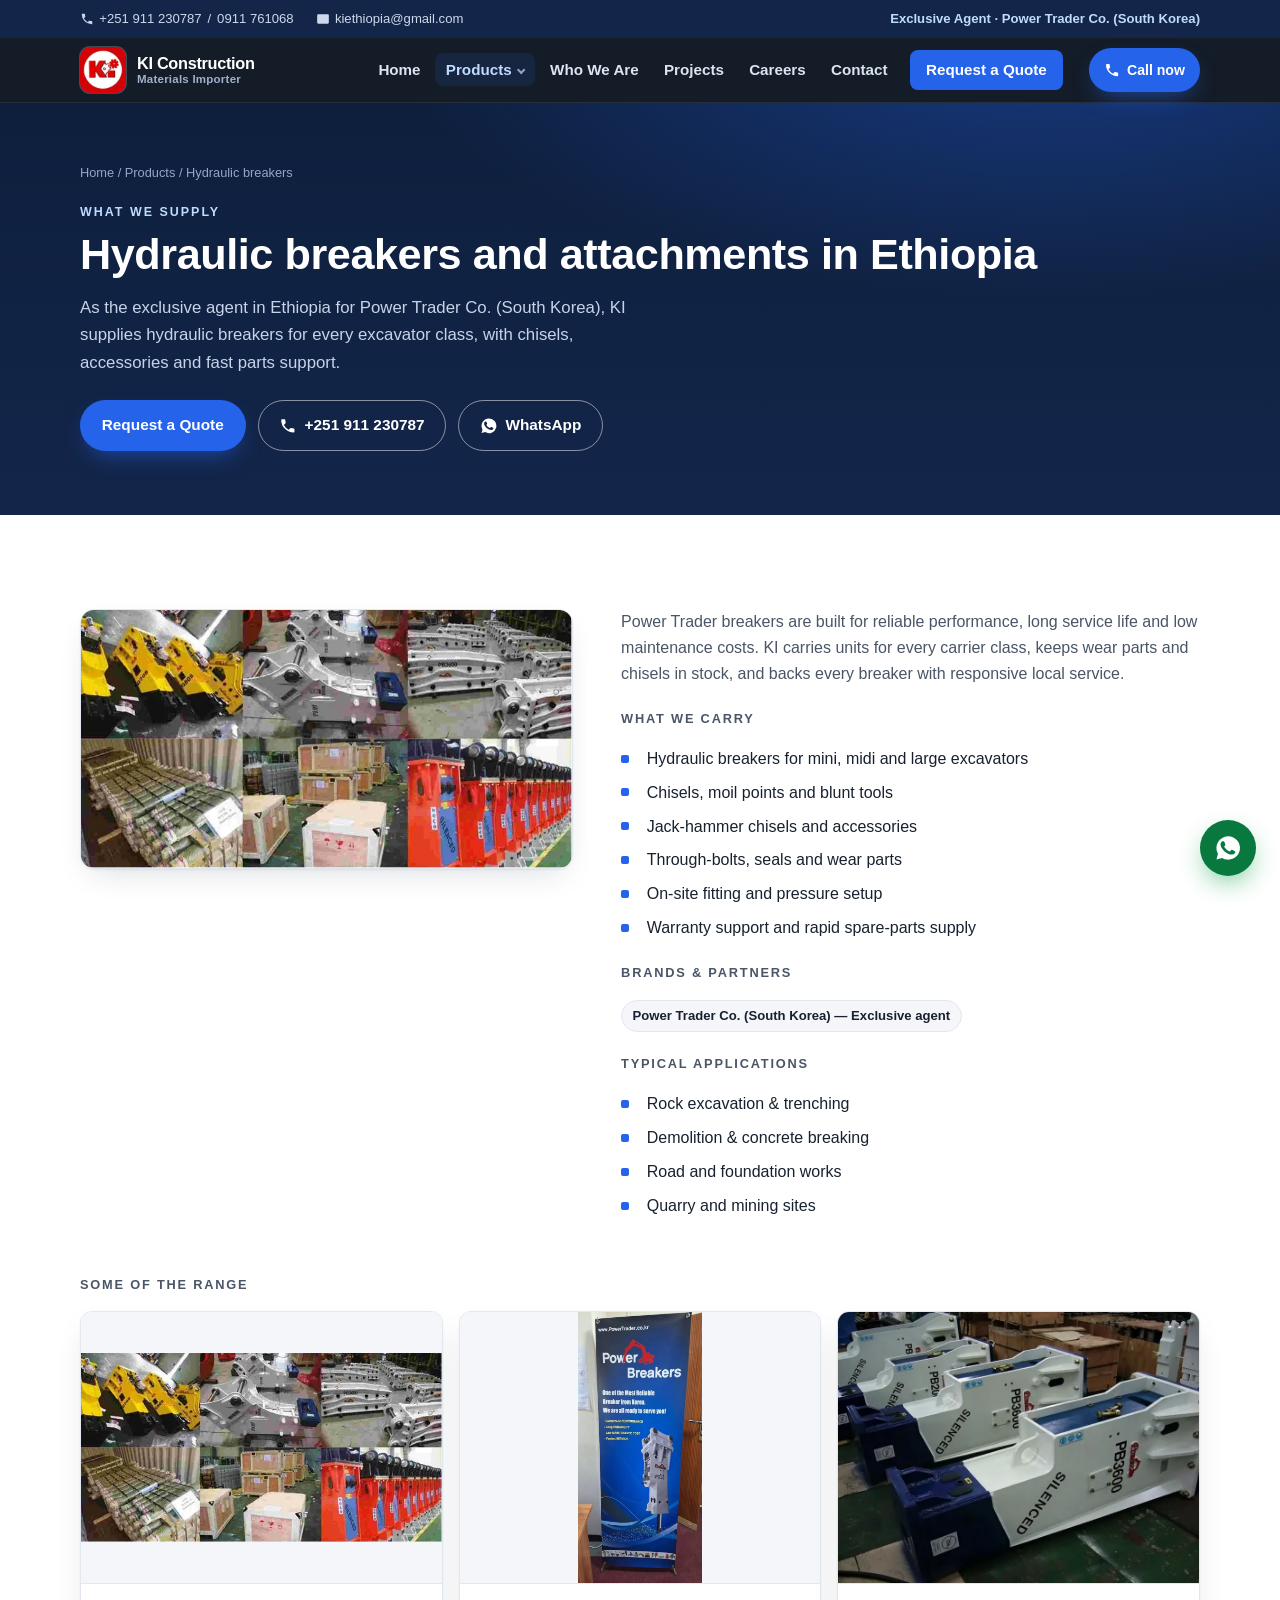
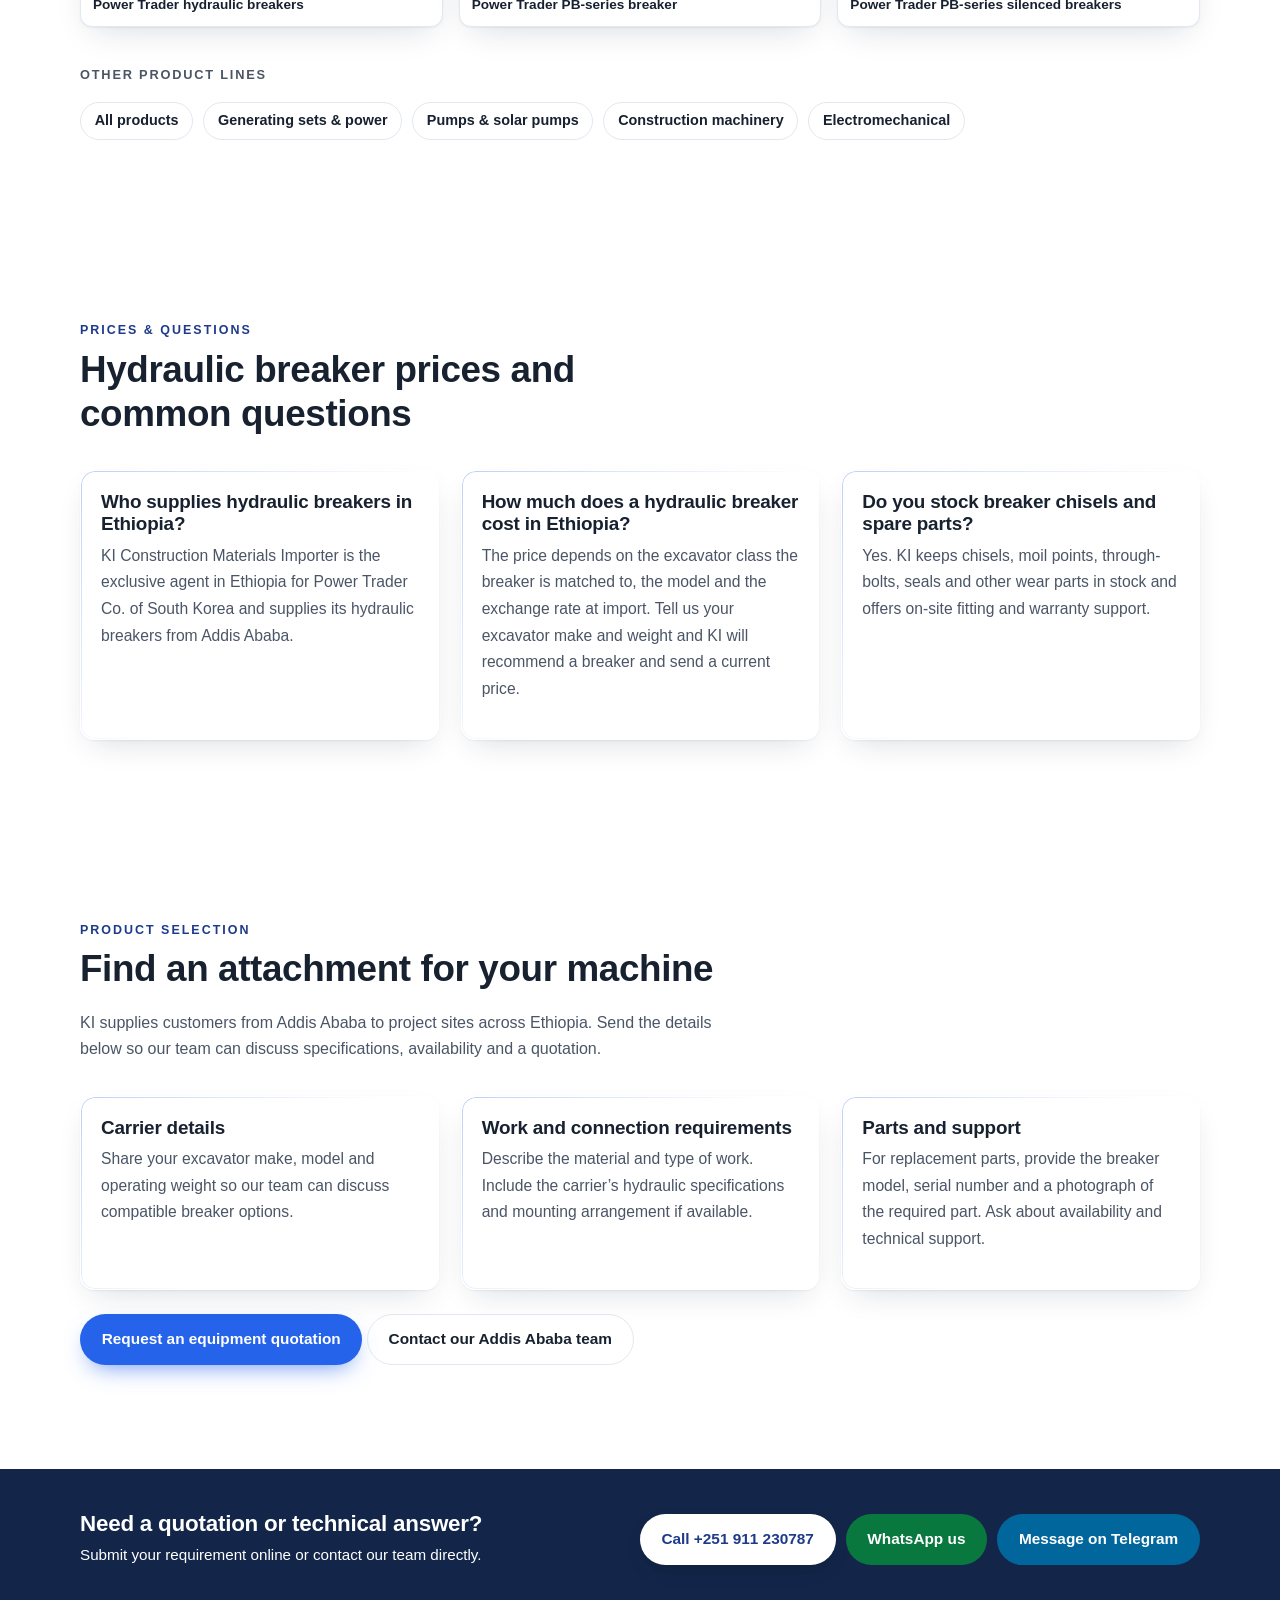
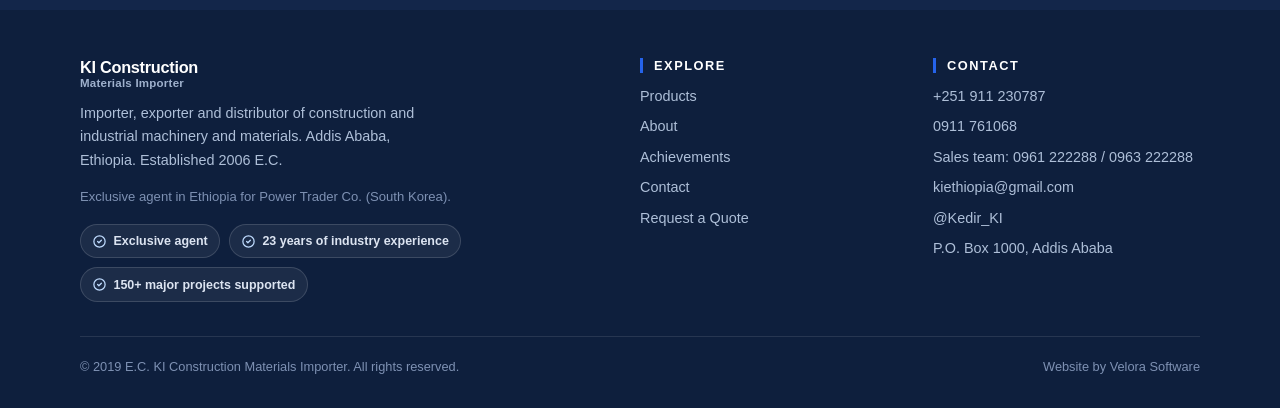
<file: product-hydraulic-breakers.html>
<!DOCTYPE html>
<html lang="en">
<head>
<meta charset="UTF-8">
<meta name="viewport" content="width=device-width, initial-scale=1">
<title>Hydraulic Breaker Suppliers in Ethiopia | Power Trader Agent – KI</title>
<meta name="title-am" content="ሃይድሮሊክ ብሬከሮች — KI Construction Materials Importer">
<meta name="description" content="KI is Power Trader Co.'s exclusive agent in Ethiopia. Hydraulic breakers for every excavator size, chisels and spare parts from our Addis Ababa team.">
<meta name="theme-color" content="#13264a">
<meta property="og:title" content="Hydraulic Breaker Suppliers in Ethiopia | Power Trader Agent – KI">
<meta property="og:description" content="KI is Power Trader Co.'s exclusive agent in Ethiopia. Hydraulic breakers for every excavator size, chisels and spare parts from our Addis Ababa team.">
<meta property="og:type" content="website">
<meta property="og:url" content="https://kiconstruction.site/product-hydraulic-breakers">
<meta property="og:image" content="https://kiconstruction.site/img/hero.jpg">
<meta property="og:image:width" content="1200">
<meta property="og:image:height" content="630">
<meta name="twitter:card" content="summary_large_image">
<link rel="canonical" href="https://kiconstruction.site/product-hydraulic-breakers">
<link rel="icon" href="/favicon.ico" sizes="any">
<link rel="icon" type="image/png" sizes="180x180" href="/img/ki-icon-180.png">
<link rel="icon" type="image/png" sizes="48x48" href="/img/ki-icon-48.png">
<link rel="icon" type="image/png" sizes="32x32" href="/img/ki-icon-32.png">
<link rel="icon" type="image/png" sizes="16x16" href="/img/ki-icon-16.png">
<link rel="apple-touch-icon" sizes="180x180" href="/img/ki-icon-180.png">
<link rel="stylesheet" href="assets.min.css?v=20261001-j">
<script type="application/ld+json">
{
  "@context": "https://schema.org",
  "@type": "BreadcrumbList",
  "itemListElement": [
    {
      "@type": "ListItem",
      "position": 1,
      "name": "Home",
      "item": "https://kiconstruction.site/"
    },
    {
      "@type": "ListItem",
      "position": 2,
      "name": "Products",
      "item": "https://kiconstruction.site/products"
    },
    {
      "@type": "ListItem",
      "position": 3,
      "name": "Hydraulic breakers and attachments in Ethiopia",
      "item": "https://kiconstruction.site/product-hydraulic-breakers"
    }
  ]
}
</script>
<script type="application/ld+json">
{
  "@context": "https://schema.org",
  "@type": "FAQPage",
  "mainEntity": [
    {
      "@type": "Question",
      "name": "Who supplies hydraulic breakers in Ethiopia?",
      "acceptedAnswer": {
        "@type": "Answer",
        "text": "KI Construction Materials Importer is the exclusive agent in Ethiopia for Power Trader Co. of South Korea and supplies its hydraulic breakers from Addis Ababa."
      }
    },
    {
      "@type": "Question",
      "name": "How much does a hydraulic breaker cost in Ethiopia?",
      "acceptedAnswer": {
        "@type": "Answer",
        "text": "The price depends on the excavator class the breaker is matched to, the model and the exchange rate at import. Tell us your excavator make and weight and KI will recommend a breaker and send a current price."
      }
    },
    {
      "@type": "Question",
      "name": "Do you stock breaker chisels and spare parts?",
      "acceptedAnswer": {
        "@type": "Answer",
        "text": "Yes. KI keeps chisels, moil points, through-bolts, seals and other wear parts in stock and offers on-site fitting and warranty support."
      }
    }
  ]
}
</script>
</head>
<body>
<div class="topbar">
  <div class="wrap">
    <span class="topbar-phones"><a href="tel:+251911230787"><svg aria-hidden="true" focusable="false" viewBox="0 0 24 24" width="14" height="14" fill="currentColor"><path d="M6.6 10.8a15.5 15.5 0 006.6 6.6l2.2-2.2c.3-.3.7-.4 1-.2 1.2.4 2.4.6 3.6.6.6 0 1 .4 1 1V20c0 .6-.4 1-1 1A17 17 0 013 4c0-.6.4-1 1-1h3.5c.6 0 1 .4 1 1 0 1.2.2 2.4.6 3.6.1.4 0 .8-.3 1z"/></svg> +251 911 230787</a><span aria-hidden="true">/</span><a href="tel:+251911761068">0911 761068</a></span>
    <a href="mailto:kiethiopia@gmail.com"><svg aria-hidden="true" focusable="false" viewBox="0 0 24 24" width="14" height="14" fill="currentColor"><path d="M4 4h16c1.1 0 2 .9 2 2v12c0 1.1-.9 2-2 2H4c-1.1 0-2-.9-2-2V6c0-1.1.9-2 2-2zm8 7L4 6.2V6l8 5 8-5v.2L12 11z"/></svg> kiethiopia@gmail.com</a>
    <span class="spacer"></span>
    <span class="tag" data-i18n="topbar.tag">Exclusive Agent · Power Trader Co. (South Korea)</span>
  </div>
</div>

<header class="site">
  <div class="wrap nav">
    <a class="brand" href="/">
      <img src="img/ki-logo-128.webp?v=2" srcset="img/ki-logo-128.webp?v=2 1x, img/ki-logo-256.webp?v=2 2x" alt="KI Construction Materials Importer logo" width="58" height="58" decoding="async">
      <span>KI Construction<b data-i18n="brand.sub">Materials Importer</b></span>
    </a>
    <nav class="nav-links" aria-label="Primary" data-i18n-aria="nav.aria">
      <a href="/" data-i18n="nav.home">Home</a>
      <span class="has-sub">
        <a href="products" class="active" aria-current="page" data-i18n="nav.products">Products</a>
        <span class="sub">
          <a href="products" data-i18n="cat.all">All products</a>
      <a href="product-generating-sets" data-i18n="cat.gensets">Generating sets &amp; power</a>
      <a href="product-hydraulic-breakers" data-i18n="cat.breakers">Hydraulic breakers</a>
      <a href="product-pumps" data-i18n="cat.pumps">Pumps &amp; solar pumps</a>
      <a href="product-construction-machinery" data-i18n="cat.machinery">Construction machinery</a>
      <a href="product-electro-mechanical" data-i18n="cat.electro">Electromechanical</a>
        </span>
      </span>
      <a href="about" data-i18n="nav.whoWeAre">Who We Are</a>
      <a href="achievements" data-i18n="nav.projects">Projects</a>
      <a href="careers" data-i18n="nav.careers">Careers</a>
      <a href="contact" data-i18n="nav.contact">Contact</a>
      <a class="nav-quote" href="quote" data-i18n="btn.quote">Request a Quote</a>
    </nav>
    <div class="langswitch" role="group" aria-label="Language">
      <button class="langbtn" type="button" data-lang="en" aria-pressed="true">EN</button>
      <button class="langbtn" type="button" data-lang="am" aria-pressed="false">አማ</button>
    </div>
    <a class="btn btn-brand btn-sm nav-cta" href="tel:+251911230787"><svg aria-hidden="true" focusable="false" viewBox="0 0 24 24" fill="currentColor"><path d="M6.6 10.8a15.5 15.5 0 006.6 6.6l2.2-2.2c.3-.3.7-.4 1-.2 1.2.4 2.4.6 3.6.6.6 0 1 .4 1 1V20c0 .6-.4 1-1 1A17 17 0 013 4c0-.6.4-1 1-1h3.5c.6 0 1 .4 1 1 0 1.2.2 2.4.6 3.6.1.4 0 .8-.3 1z"/></svg><span data-i18n="btn.callNow">Call now</span></a>
    <a class="call-mini" href="tel:+251911230787" aria-label="Call KI" data-i18n-aria="call.aria"><svg aria-hidden="true" focusable="false" viewBox="0 0 24 24" fill="currentColor"><path d="M6.6 10.8a15.5 15.5 0 006.6 6.6l2.2-2.2c.3-.3.7-.4 1-.2 1.2.4 2.4.6 3.6.6.6 0 1 .4 1 1V20c0 .6-.4 1-1 1A17 17 0 013 4c0-.6.4-1 1-1h3.5c.6 0 1 .4 1 1 0 1.2.2 2.4.6 3.6.1.4 0 .8-.3 1z"/></svg></a>
    <button class="menu-btn" id="menuBtn" aria-label="Open menu" data-i18n-aria="menu.aria" aria-expanded="false" aria-controls="mnav">
      <svg aria-hidden="true" focusable="false" viewBox="0 0 24 24" fill="none" stroke="currentColor" stroke-width="2" stroke-linecap="round"><path d="M4 7h16M4 12h16M4 17h16"/></svg>
    </button>
  </div>
  <div class="mnav" id="mnav">
    <a href="/" data-i18n="nav.home">Home</a>
    <a href="products" class="active" aria-current="page" data-i18n="nav.products">Products</a>
    <a href="product-generating-sets" class="sub-link" data-i18n="cat.gensets">Generating sets &amp; power</a>
    <a href="product-hydraulic-breakers" class="sub-link" data-i18n="cat.breakers">Hydraulic breakers</a>
    <a href="product-pumps" class="sub-link" data-i18n="cat.pumps">Pumps &amp; solar pumps</a>
    <a href="product-construction-machinery" class="sub-link" data-i18n="cat.machinery">Construction machinery</a>
    <a href="product-electro-mechanical" class="sub-link" data-i18n="cat.electro">Electromechanical</a>
    <a href="about" data-i18n="nav.whoWeAre">Who We Are</a>
    <a href="achievements" data-i18n="nav.projects">Projects</a>
    <a href="careers" data-i18n="nav.careers">Careers</a>
    <a href="contact" data-i18n="nav.contact">Contact</a>
    <a class="mnav-quote" href="quote" data-i18n="btn.quote">Request a Quote</a>
    <div class="row">
      <a class="btn btn-brand btn-sm" href="tel:+251911230787" data-i18n="mnav.call">Call</a>
      <a class="btn btn-wa btn-sm" href="https://wa.me/251911230787">WhatsApp</a>
      <a class="btn btn-tg btn-sm" href="https://t.me/Kedir_KI">Telegram</a>
    </div>
  </div>
</header>
<main>
<section class="page-hero">
  <div class="wrap">
    <div class="crumbs"><a href="/" data-i18n="nav.home">Home</a> / <a href="products" data-i18n="nav.products">Products</a> / <span data-i18n="cat.breakers">Hydraulic breakers</span></div>
    <span class="eyebrow" data-i18n="prod.eyebrow">What we supply</span>
    <h1 data-i18n="hb.h1">Hydraulic breakers and attachments in Ethiopia</h1>
    <p data-i18n="hb.lead">As the exclusive agent in Ethiopia for Power Trader Co. (South Korea), KI supplies hydraulic breakers for every excavator class, with chisels, accessories and fast parts support.</p>
    <div class="pcta">
      <a class="btn btn-brand" href="quote?cat=breakers" data-i18n="btn.quote">Request a Quote</a>
      <a class="btn btn-ghost" href="tel:+251911230787"><svg aria-hidden="true" focusable="false" viewBox="0 0 24 24" fill="currentColor"><path d="M6.6 10.8a15.5 15.5 0 006.6 6.6l2.2-2.2c.3-.3.7-.4 1-.2 1.2.4 2.4.6 3.6.6.6 0 1 .4 1 1V20c0 .6-.4 1-1 1A17 17 0 013 4c0-.6.4-1 1-1h3.5c.6 0 1 .4 1 1 0 1.2.2 2.4.6 3.6.1.4 0 .8-.3 1z"/></svg>+251 911 230787</a>
      <a class="btn btn-ghost" href="https://wa.me/251911230787"><svg aria-hidden="true" focusable="false" viewBox="0 0 24 24" fill="currentColor"><path d="M12 2a10 10 0 00-8.6 15l-1.3 4.8 4.9-1.3A10 10 0 1012 2zm5.8 14.2c-.2.7-1.4 1.3-2 1.4-.5.1-1.2.1-1.9-.1-.4-.1-1-.3-1.8-.6-3.1-1.3-5.1-4.5-5.3-4.7-.1-.2-1.2-1.6-1.2-3.1s.8-2.2 1.1-2.5c.3-.3.6-.4.8-.4h.6c.2 0 .4 0 .7.5l.9 2.1c.1.2.1.4 0 .6l-.4.6-.4.4c-.1.1-.3.3-.1.6.2.3.8 1.4 1.8 2.2 1.3 1.1 2.3 1.5 2.6 1.6.3.1.5.1.7-.1l.9-1c.2-.3.4-.2.7-.1l2 1c.3.1.5.2.6.3.1.2.1.8-.1 1.5z"/></svg>WhatsApp</a>
    </div>
  </div>
</section>

<section>
  <div class="wrap">
    <div class="prod-detail">
      <div class="media">
        <img fetchpriority="high" src="img/hb.webp" width="788" height="414" alt="Power Trader hydraulic breakers and chisels">
      </div>
      <div class="spec">
        <p data-i18n="hb.intro">Power Trader breakers are built for reliable performance, long service life and low maintenance costs. KI carries units for every carrier class, keeps wear parts and chisels in stock, and backs every breaker with responsive local service.</p>
        <p class="subhead" data-i18n="spec.range">What we carry</p>
        <ul class="lead-list">
          <li data-i18n="hb.r1">Hydraulic breakers for mini, midi and large excavators</li>
          <li data-i18n="hb.r2">Chisels, moil points and blunt tools</li>
          <li data-i18n="hb.r3">Jack-hammer chisels and accessories</li>
          <li data-i18n="hb.r4">Through-bolts, seals and wear parts</li>
          <li data-i18n="hb.r5">On-site fitting and pressure setup</li>
          <li data-i18n="hb.r6">Warranty support and rapid spare-parts supply</li>
        </ul>
        <p class="subhead" data-i18n="spec.brands">Brands &amp; partners</p>
        <div class="pill-row">
          <span class="pill">Power Trader Co. (South Korea) &mdash; Exclusive agent</span>
        </div>
        <p class="subhead" data-i18n="spec.apps">Typical applications</p>
        <ul class="lead-list">
          <li data-i18n="hb.a1">Rock excavation &amp; trenching</li>
          <li data-i18n="hb.a2">Demolition &amp; concrete breaking</li>
          <li data-i18n="hb.a3">Road and foundation works</li>
          <li data-i18n="hb.a4">Quarry and mining sites</li>
        </ul>
      </div>
    </div>

    <p class="subhead" data-i18n="spec.rangeGal">Some of the range</p>
    <div class="range-gal">
      <figure><img src="img/hb1.webp" width="640" height="336" alt="Power Trader hydraulic breakers" loading="lazy"><figcaption data-i18n="hb.g1">Power Trader hydraulic breakers</figcaption></figure>
      <figure><img src="img/hb2.webp" width="480" height="1041" alt="Power Trader PB-series breaker" loading="lazy"><figcaption data-i18n="hb.g2">Power Trader PB-series breaker</figcaption></figure>
      <figure><img src="img/hb-power-trader-silenced-breakers.webp" width="960" height="720" alt="Power Trader PB-series silenced hydraulic breakers in stock" loading="lazy" decoding="async"><figcaption data-i18n="hb.g3">Power Trader PB-series silenced breakers</figcaption></figure>
    </div>

    <p class="subhead" data-i18n="spec.other">Other product lines</p>
    <div class="other-cats">
      <a href="products" data-i18n="cat.all">All products</a>
      <a href="product-generating-sets" data-i18n="cat.gensets">Generating sets &amp; power</a>
      <a href="product-pumps" data-i18n="cat.pumps">Pumps &amp; solar pumps</a>
      <a href="product-construction-machinery" data-i18n="cat.machinery">Construction machinery</a>
      <a href="product-electro-mechanical" data-i18n="cat.electro">Electromechanical</a>
    </div>
  </div>
</section>

<section aria-label="Prices and common questions"><div class="wrap"><div class="sec-head"><span class="eyebrow">Prices &amp; questions</span><h2>Hydraulic breaker prices and common questions</h2></div><div class="cards"><article class="card"><div class="body"><h3>Who supplies hydraulic breakers in Ethiopia?</h3><p>KI Construction Materials Importer is the exclusive agent in Ethiopia for Power Trader Co. of South Korea and supplies its hydraulic breakers from Addis Ababa.</p></div></article><article class="card"><div class="body"><h3>How much does a hydraulic breaker cost in Ethiopia?</h3><p>The price depends on the excavator class the breaker is matched to, the model and the exchange rate at import. Tell us your excavator make and weight and KI will recommend a breaker and send a current price.</p></div></article><article class="card"><div class="body"><h3>Do you stock breaker chisels and spare parts?</h3><p>Yes. KI keeps chisels, moil points, through-bolts, seals and other wear parts in stock and offers on-site fitting and warranty support.</p></div></article></div></div></section>
<section aria-label="Quotation planning"><div class="wrap"><div class="sec-head"><span class="eyebrow">Product selection</span><h2>Find an attachment for your machine</h2><p>KI supplies customers from Addis Ababa to project sites across Ethiopia. Send the details below so our team can discuss specifications, availability and a quotation.</p></div><div class="cards"><article class="card"><div class="body"><h3>Carrier details</h3><p>Share your excavator make, model and operating weight so our team can discuss compatible breaker options.</p></div></article><article class="card"><div class="body"><h3>Work and connection requirements</h3><p>Describe the material and type of work. Include the carrier’s hydraulic specifications and mounting arrangement if available.</p></div></article><article class="card"><div class="body"><h3>Parts and support</h3><p>For replacement parts, provide the breaker model, serial number and a photograph of the required part. Ask about availability and technical support.</p></div></article></div><p style="margin-top:24px"><a class="btn btn-brand" href="quote">Request an equipment quotation</a> <a class="btn btn-outline" href="contact">Contact our Addis Ababa team</a></p></div></section>
<div class="cta-band">
  <div class="wrap">
    <div>
      <h2 data-i18n="band.h">Need a quotation or technical answer?</h2>
      <p data-i18n="band.p">Submit your requirement online or contact our team directly.</p>
    </div>
    <div class="btns">
      <a class="btn btn-brand" href="tel:+251911230787" data-i18n="contact.cta1">Call +251 911 230787</a>
      <a class="btn btn-wa" href="https://wa.me/251911230787" data-i18n="contact.cta2">WhatsApp us</a>
      <a class="btn btn-tg" href="https://t.me/Kedir_KI" data-i18n="contact.cta3">Message on Telegram</a>
    </div>
  </div>
</div>

</main>
<footer class="site">
  <div class="wrap">
    <div class="cols">
      <div>
        <a class="brand" href="/" style="color:#fff">
          <span>KI Construction<b style="color:#9fb1cd" data-i18n="brand.sub">Materials Importer</b></span>
        </a>
        <p style="max-width:44ch" data-i18n="footer.desc">Importer, exporter and distributor of construction and industrial machinery and materials. Addis Ababa, Ethiopia. Established 2006 E.C.</p>
        <p style="font-size:.82rem;color:#7e91b3" data-i18n="footer.ptLine">Exclusive agent in Ethiopia for Power Trader Co. (South Korea).</p>
        <div class="foot-badges">
          <span class="fbadge"><svg aria-hidden="true" focusable="false" viewBox="0 0 24 24" fill="none" stroke="currentColor" stroke-width="2" stroke-linecap="round" stroke-linejoin="round"><path d="M9 12l2 2 4-4"/><circle cx="12" cy="12" r="9"/></svg><span data-i18n="p2.tag">Exclusive agent</span></span>
          <span class="fbadge"><svg aria-hidden="true" focusable="false" viewBox="0 0 24 24" fill="none" stroke="currentColor" stroke-width="2" stroke-linecap="round" stroke-linejoin="round"><path d="M9 12l2 2 4-4"/><circle cx="12" cy="12" r="9"/></svg><span data-i18n-html="hero.badge1"><b>23 years</b> of industry experience</span></span>
          <span class="fbadge"><svg aria-hidden="true" focusable="false" viewBox="0 0 24 24" fill="none" stroke="currentColor" stroke-width="2" stroke-linecap="round" stroke-linejoin="round"><path d="M9 12l2 2 4-4"/><circle cx="12" cy="12" r="9"/></svg><span data-i18n-html="hero.badge2"><b>150+</b> major projects supported</span></span>
        </div>
      </div>
      <div>
        <h2 data-i18n="footer.exploreH">Explore</h2>
        <ul>
          <li><a href="products" data-i18n="nav.products">Products</a></li>
          <li><a href="about" data-i18n="nav.about">About</a></li>
          <li><a href="achievements" data-i18n="nav.achievements">Achievements</a></li>
          <li><a href="contact" data-i18n="nav.contact">Contact</a></li>
          <li><a href="quote" data-i18n="btn.quote">Request a Quote</a></li>
        </ul>
      </div>
      <div>
        <h2 data-i18n="footer.contactH">Contact</h2>
        <ul>
          <li><a href="tel:+251911230787">+251 911 230787</a></li>
          <li><a href="tel:+251911761068">0911 761068</a></li>
          <li><span data-i18n="footer.sales">Sales team:</span> <a href="tel:+251961222288">0961 222288</a> / <a href="tel:+251963222288">0963 222288</a></li>
          <li><a href="mailto:kiethiopia@gmail.com">kiethiopia@gmail.com</a></li>
          <li><a href="https://t.me/Kedir_KI">@Kedir_KI</a></li>
          <li data-i18n="footer.pobox">P.O. Box 1000, Addis Ababa</li>
        </ul>
      </div>
    </div>
    <div class="fine">
      <span data-i18n-html="footer.copyright">&copy; <span id="yr">2019</span> E.C. KI Construction Materials Importer. All rights reserved.</span>
      <span data-i18n="footer.velora">Website by Velora Software</span>
    </div>
  </div>
</footer>

<a class="fab" href="https://wa.me/251911230787" aria-label="Chat with us on WhatsApp" data-i18n-aria="fab.aria"><svg aria-hidden="true" focusable="false" viewBox="0 0 24 24" fill="currentColor"><path d="M12 2a10 10 0 00-8.6 15l-1.3 4.8 4.9-1.3A10 10 0 1012 2zm5.8 14.2c-.2.7-1.4 1.3-2 1.4-.5.1-1.2.1-1.9-.1-.4-.1-1-.3-1.8-.6-3.1-1.3-5.1-4.5-5.3-4.7-.1-.2-1.2-1.6-1.2-3.1s.8-2.2 1.1-2.5c.3-.3.6-.4.8-.4h.6c.2 0 .4 0 .7.5l.9 2.1c.1.2.1.4 0 .6l-.4.6-.4.4c-.1.1-.3.3-.1.6.2.3.8 1.4 1.8 2.2 1.3 1.1 2.3 1.5 2.6 1.6.3.1.5.1.7-.1l.9-1c.2-.3.4-.2.7-.1l2 1c.3.1.5.2.6.3.1.2.1.8-.1 1.5z"/></svg></a>

<script src="assets.min.js?v=20261001-a"></script>
</body>
</html>
</file>
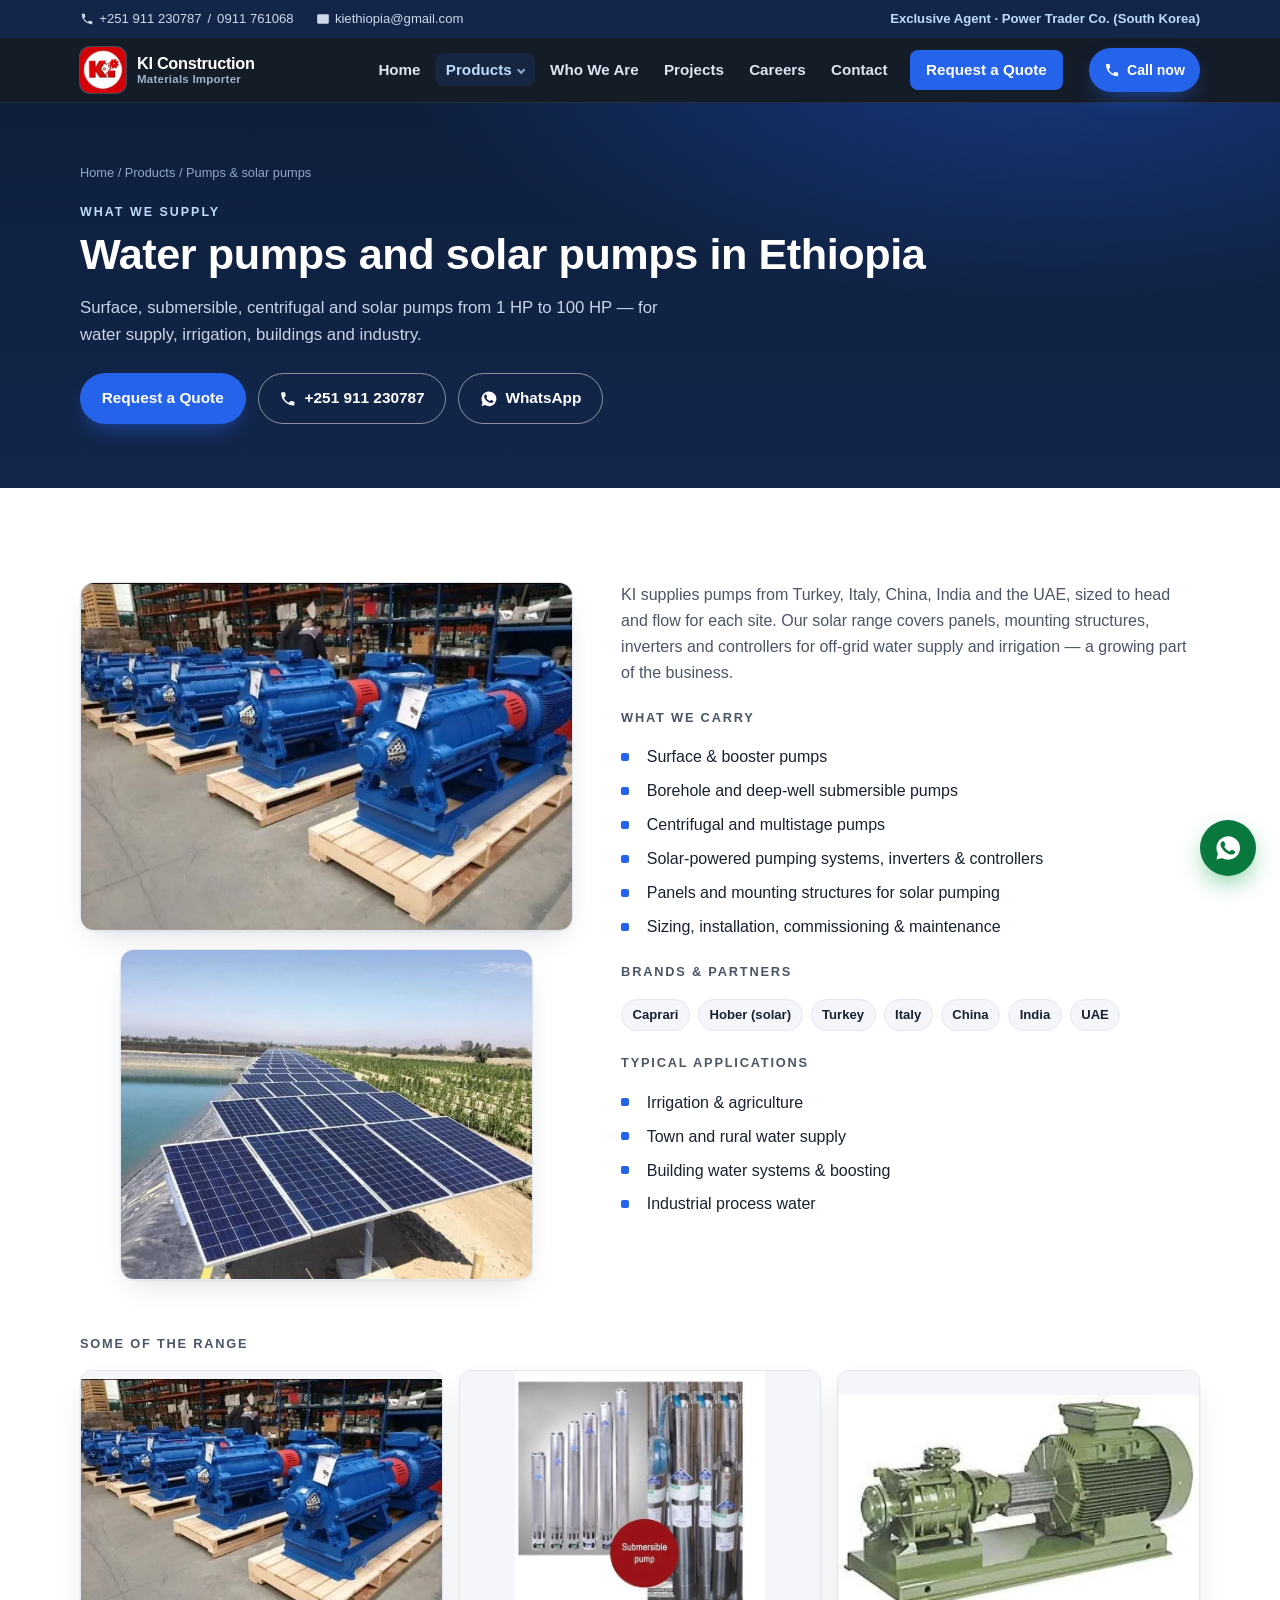
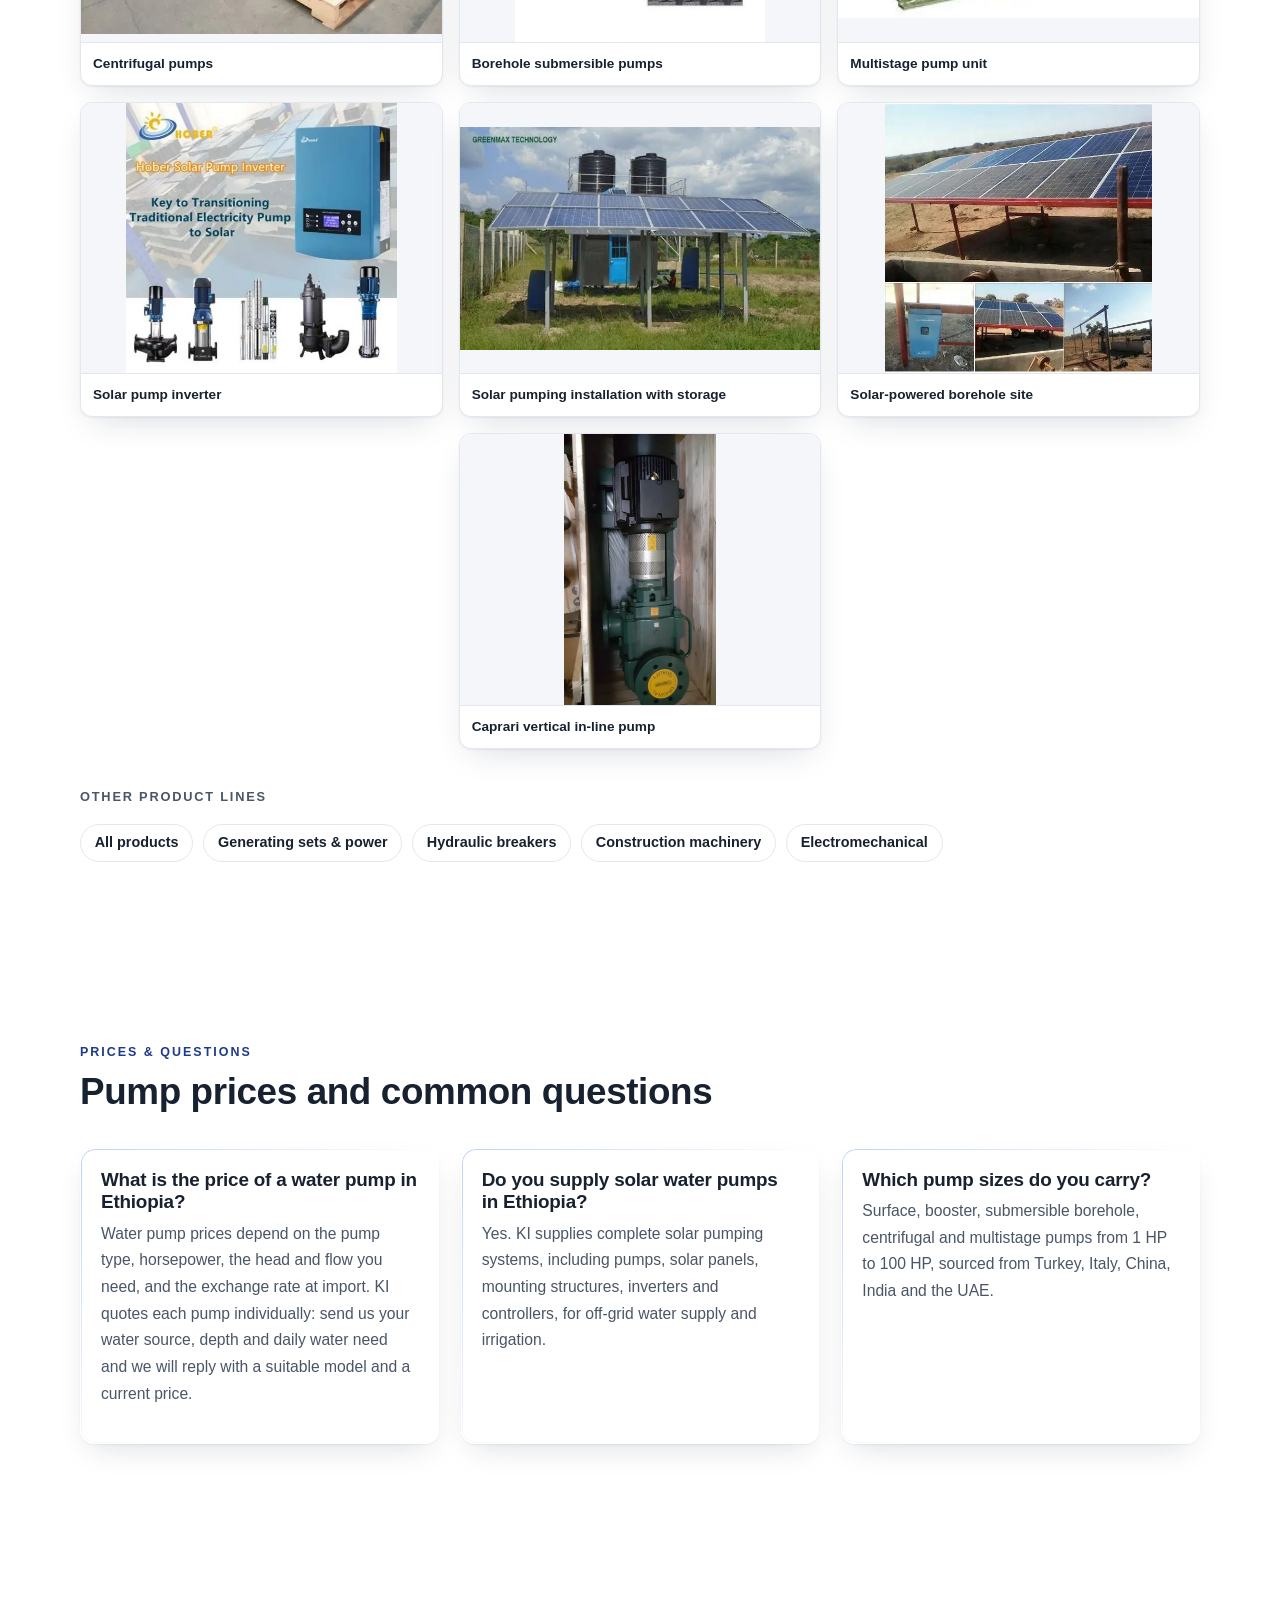
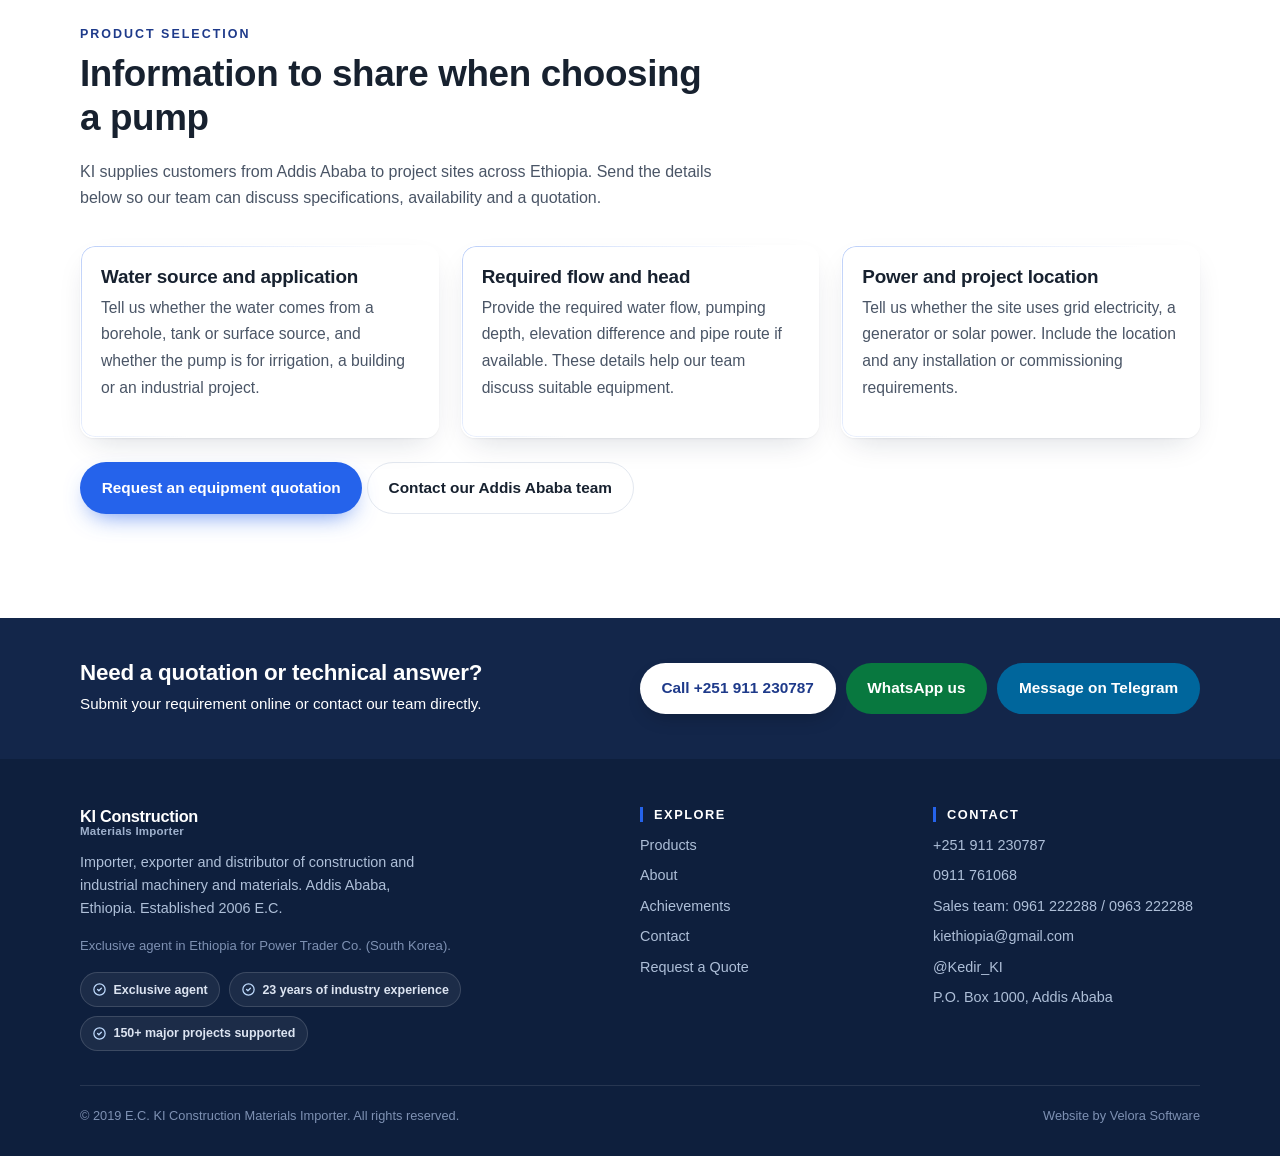
<file: product-pumps.html>
<!DOCTYPE html>
<html lang="en">
<head>
<meta charset="UTF-8">
<meta name="viewport" content="width=device-width, initial-scale=1">
<title>Water Pump &amp; Solar Water Pump Prices in Ethiopia | KI Addis Ababa</title>
<meta name="title-am" content="ፓምፖችና የፀሐይ ፓምፖች — KI Construction Materials Importer">
<meta name="description" content="Submersible, centrifugal and solar water pumps in Ethiopia, 1–100 HP, for boreholes, irrigation and buildings. Ask KI in Addis Ababa for today's water pump price.">
<meta name="theme-color" content="#13264a">
<meta property="og:title" content="Water Pump &amp; Solar Water Pump Prices in Ethiopia | KI Addis Ababa">
<meta property="og:description" content="Submersible, centrifugal and solar water pumps in Ethiopia, 1–100 HP, for boreholes, irrigation and buildings. Ask KI in Addis Ababa for today's water pump price.">
<meta property="og:type" content="website">
<meta property="og:url" content="https://kiconstruction.site/product-pumps">
<meta property="og:image" content="https://kiconstruction.site/img/hero.jpg">
<meta property="og:image:width" content="1200">
<meta property="og:image:height" content="630">
<meta name="twitter:card" content="summary_large_image">
<link rel="canonical" href="https://kiconstruction.site/product-pumps">
<link rel="icon" href="/favicon.ico" sizes="any">
<link rel="icon" type="image/png" sizes="180x180" href="/img/ki-icon-180.png">
<link rel="icon" type="image/png" sizes="48x48" href="/img/ki-icon-48.png">
<link rel="icon" type="image/png" sizes="32x32" href="/img/ki-icon-32.png">
<link rel="icon" type="image/png" sizes="16x16" href="/img/ki-icon-16.png">
<link rel="apple-touch-icon" sizes="180x180" href="/img/ki-icon-180.png">
<link rel="stylesheet" href="assets.min.css?v=20261001-j">
<script type="application/ld+json">
{
  "@context": "https://schema.org",
  "@type": "BreadcrumbList",
  "itemListElement": [
    {
      "@type": "ListItem",
      "position": 1,
      "name": "Home",
      "item": "https://kiconstruction.site/"
    },
    {
      "@type": "ListItem",
      "position": 2,
      "name": "Products",
      "item": "https://kiconstruction.site/products"
    },
    {
      "@type": "ListItem",
      "position": 3,
      "name": "Water pumps and solar pumps in Ethiopia",
      "item": "https://kiconstruction.site/product-pumps"
    }
  ]
}
</script>
<script type="application/ld+json">
{
  "@context": "https://schema.org",
  "@type": "FAQPage",
  "mainEntity": [
    {
      "@type": "Question",
      "name": "What is the price of a water pump in Ethiopia?",
      "acceptedAnswer": {
        "@type": "Answer",
        "text": "Water pump prices depend on the pump type, horsepower, the head and flow you need, and the exchange rate at import. KI quotes each pump individually: send us your water source, depth and daily water need and we will reply with a suitable model and a current price."
      }
    },
    {
      "@type": "Question",
      "name": "Do you supply solar water pumps in Ethiopia?",
      "acceptedAnswer": {
        "@type": "Answer",
        "text": "Yes. KI supplies complete solar pumping systems, including pumps, solar panels, mounting structures, inverters and controllers, for off-grid water supply and irrigation."
      }
    },
    {
      "@type": "Question",
      "name": "Which pump sizes do you carry?",
      "acceptedAnswer": {
        "@type": "Answer",
        "text": "Surface, booster, submersible borehole, centrifugal and multistage pumps from 1 HP to 100 HP, sourced from Turkey, Italy, China, India and the UAE."
      }
    }
  ]
}
</script>
</head>
<body>
<div class="topbar">
  <div class="wrap">
    <span class="topbar-phones"><a href="tel:+251911230787"><svg aria-hidden="true" focusable="false" viewBox="0 0 24 24" width="14" height="14" fill="currentColor"><path d="M6.6 10.8a15.5 15.5 0 006.6 6.6l2.2-2.2c.3-.3.7-.4 1-.2 1.2.4 2.4.6 3.6.6.6 0 1 .4 1 1V20c0 .6-.4 1-1 1A17 17 0 013 4c0-.6.4-1 1-1h3.5c.6 0 1 .4 1 1 0 1.2.2 2.4.6 3.6.1.4 0 .8-.3 1z"/></svg> +251 911 230787</a><span aria-hidden="true">/</span><a href="tel:+251911761068">0911 761068</a></span>
    <a href="mailto:kiethiopia@gmail.com"><svg aria-hidden="true" focusable="false" viewBox="0 0 24 24" width="14" height="14" fill="currentColor"><path d="M4 4h16c1.1 0 2 .9 2 2v12c0 1.1-.9 2-2 2H4c-1.1 0-2-.9-2-2V6c0-1.1.9-2 2-2zm8 7L4 6.2V6l8 5 8-5v.2L12 11z"/></svg> kiethiopia@gmail.com</a>
    <span class="spacer"></span>
    <span class="tag" data-i18n="topbar.tag">Exclusive Agent · Power Trader Co. (South Korea)</span>
  </div>
</div>

<header class="site">
  <div class="wrap nav">
    <a class="brand" href="/">
      <img src="img/ki-logo-128.webp?v=2" srcset="img/ki-logo-128.webp?v=2 1x, img/ki-logo-256.webp?v=2 2x" alt="KI Construction Materials Importer logo" width="58" height="58" decoding="async">
      <span>KI Construction<b data-i18n="brand.sub">Materials Importer</b></span>
    </a>
    <nav class="nav-links" aria-label="Primary" data-i18n-aria="nav.aria">
      <a href="/" data-i18n="nav.home">Home</a>
      <span class="has-sub">
        <a href="products" class="active" aria-current="page" data-i18n="nav.products">Products</a>
        <span class="sub">
          <a href="products" data-i18n="cat.all">All products</a>
      <a href="product-generating-sets" data-i18n="cat.gensets">Generating sets &amp; power</a>
      <a href="product-hydraulic-breakers" data-i18n="cat.breakers">Hydraulic breakers</a>
      <a href="product-pumps" data-i18n="cat.pumps">Pumps &amp; solar pumps</a>
      <a href="product-construction-machinery" data-i18n="cat.machinery">Construction machinery</a>
      <a href="product-electro-mechanical" data-i18n="cat.electro">Electromechanical</a>
        </span>
      </span>
      <a href="about" data-i18n="nav.whoWeAre">Who We Are</a>
      <a href="achievements" data-i18n="nav.projects">Projects</a>
      <a href="careers" data-i18n="nav.careers">Careers</a>
      <a href="contact" data-i18n="nav.contact">Contact</a>
      <a class="nav-quote" href="quote" data-i18n="btn.quote">Request a Quote</a>
    </nav>
    <div class="langswitch" role="group" aria-label="Language">
      <button class="langbtn" type="button" data-lang="en" aria-pressed="true">EN</button>
      <button class="langbtn" type="button" data-lang="am" aria-pressed="false">አማ</button>
    </div>
    <a class="btn btn-brand btn-sm nav-cta" href="tel:+251911230787"><svg aria-hidden="true" focusable="false" viewBox="0 0 24 24" fill="currentColor"><path d="M6.6 10.8a15.5 15.5 0 006.6 6.6l2.2-2.2c.3-.3.7-.4 1-.2 1.2.4 2.4.6 3.6.6.6 0 1 .4 1 1V20c0 .6-.4 1-1 1A17 17 0 013 4c0-.6.4-1 1-1h3.5c.6 0 1 .4 1 1 0 1.2.2 2.4.6 3.6.1.4 0 .8-.3 1z"/></svg><span data-i18n="btn.callNow">Call now</span></a>
    <a class="call-mini" href="tel:+251911230787" aria-label="Call KI" data-i18n-aria="call.aria"><svg aria-hidden="true" focusable="false" viewBox="0 0 24 24" fill="currentColor"><path d="M6.6 10.8a15.5 15.5 0 006.6 6.6l2.2-2.2c.3-.3.7-.4 1-.2 1.2.4 2.4.6 3.6.6.6 0 1 .4 1 1V20c0 .6-.4 1-1 1A17 17 0 013 4c0-.6.4-1 1-1h3.5c.6 0 1 .4 1 1 0 1.2.2 2.4.6 3.6.1.4 0 .8-.3 1z"/></svg></a>
    <button class="menu-btn" id="menuBtn" aria-label="Open menu" data-i18n-aria="menu.aria" aria-expanded="false" aria-controls="mnav">
      <svg aria-hidden="true" focusable="false" viewBox="0 0 24 24" fill="none" stroke="currentColor" stroke-width="2" stroke-linecap="round"><path d="M4 7h16M4 12h16M4 17h16"/></svg>
    </button>
  </div>
  <div class="mnav" id="mnav">
    <a href="/" data-i18n="nav.home">Home</a>
    <a href="products" class="active" aria-current="page" data-i18n="nav.products">Products</a>
    <a href="product-generating-sets" class="sub-link" data-i18n="cat.gensets">Generating sets &amp; power</a>
    <a href="product-hydraulic-breakers" class="sub-link" data-i18n="cat.breakers">Hydraulic breakers</a>
    <a href="product-pumps" class="sub-link" data-i18n="cat.pumps">Pumps &amp; solar pumps</a>
    <a href="product-construction-machinery" class="sub-link" data-i18n="cat.machinery">Construction machinery</a>
    <a href="product-electro-mechanical" class="sub-link" data-i18n="cat.electro">Electromechanical</a>
    <a href="about" data-i18n="nav.whoWeAre">Who We Are</a>
    <a href="achievements" data-i18n="nav.projects">Projects</a>
    <a href="careers" data-i18n="nav.careers">Careers</a>
    <a href="contact" data-i18n="nav.contact">Contact</a>
    <a class="mnav-quote" href="quote" data-i18n="btn.quote">Request a Quote</a>
    <div class="row">
      <a class="btn btn-brand btn-sm" href="tel:+251911230787" data-i18n="mnav.call">Call</a>
      <a class="btn btn-wa btn-sm" href="https://wa.me/251911230787">WhatsApp</a>
      <a class="btn btn-tg btn-sm" href="https://t.me/Kedir_KI">Telegram</a>
    </div>
  </div>
</header>
<main>
<section class="page-hero">
  <div class="wrap">
    <div class="crumbs"><a href="/" data-i18n="nav.home">Home</a> / <a href="products" data-i18n="nav.products">Products</a> / <span data-i18n="cat.pumps">Pumps &amp; solar pumps</span></div>
    <span class="eyebrow" data-i18n="prod.eyebrow">What we supply</span>
    <h1 data-i18n="pm.h1">Water pumps and solar pumps in Ethiopia</h1>
    <p data-i18n="pm.lead">Surface, submersible, centrifugal and solar pumps from 1 HP to 100 HP &mdash; for water supply, irrigation, buildings and industry.</p>
    <div class="pcta">
      <a class="btn btn-brand" href="quote?cat=pumps" data-i18n="btn.quote">Request a Quote</a>
      <a class="btn btn-ghost" href="tel:+251911230787"><svg aria-hidden="true" focusable="false" viewBox="0 0 24 24" fill="currentColor"><path d="M6.6 10.8a15.5 15.5 0 006.6 6.6l2.2-2.2c.3-.3.7-.4 1-.2 1.2.4 2.4.6 3.6.6.6 0 1 .4 1 1V20c0 .6-.4 1-1 1A17 17 0 013 4c0-.6.4-1 1-1h3.5c.6 0 1 .4 1 1 0 1.2.2 2.4.6 3.6.1.4 0 .8-.3 1z"/></svg>+251 911 230787</a>
      <a class="btn btn-ghost" href="https://wa.me/251911230787"><svg aria-hidden="true" focusable="false" viewBox="0 0 24 24" fill="currentColor"><path d="M12 2a10 10 0 00-8.6 15l-1.3 4.8 4.9-1.3A10 10 0 1012 2zm5.8 14.2c-.2.7-1.4 1.3-2 1.4-.5.1-1.2.1-1.9-.1-.4-.1-1-.3-1.8-.6-3.1-1.3-5.1-4.5-5.3-4.7-.1-.2-1.2-1.6-1.2-3.1s.8-2.2 1.1-2.5c.3-.3.6-.4.8-.4h.6c.2 0 .4 0 .7.5l.9 2.1c.1.2.1.4 0 .6l-.4.6-.4.4c-.1.1-.3.3-.1.6.2.3.8 1.4 1.8 2.2 1.3 1.1 2.3 1.5 2.6 1.6.3.1.5.1.7-.1l.9-1c.2-.3.4-.2.7-.1l2 1c.3.1.5.2.6.3.1.2.1.8-.1 1.5z"/></svg>WhatsApp</a>
    </div>
  </div>
</section>

<section>
  <div class="wrap">
    <div class="prod-detail">
      <div class="media">
        <img fetchpriority="high" src="img/pm.webp" width="633" height="447" alt="Centrifugal and submersible water pumps">
        <figure class="media" style="margin-top:18px"><img src="img/solar.webp" width="644" height="515" alt="Solar-powered water pumping installation" loading="lazy"></figure>
      </div>
      <div class="spec">
        <p data-i18n="pm.intro">KI supplies pumps from Turkey, Italy, China, India and the UAE, sized to head and flow for each site. Our solar range covers panels, mounting structures, inverters and controllers for off-grid water supply and irrigation &mdash; a growing part of the business.</p>
        <p class="subhead" data-i18n="spec.range">What we carry</p>
        <ul class="lead-list">
          <li data-i18n="pm.r1">Surface &amp; booster pumps</li>
          <li data-i18n="pm.r2">Borehole and deep-well submersible pumps</li>
          <li data-i18n="pm.r3">Centrifugal and multistage pumps</li>
          <li data-i18n="pm.r4">Solar-powered pumping systems, inverters &amp; controllers</li>
          <li data-i18n="pm.r5">Panels and mounting structures for solar pumping</li>
          <li data-i18n="pm.r6">Sizing, installation, commissioning &amp; maintenance</li>
        </ul>
        <p class="subhead" data-i18n="spec.brands">Brands &amp; partners</p>
        <div class="pill-row">
          <span class="pill">Caprari</span>
          <span class="pill">Hober (solar)</span>
          <span class="pill">Turkey</span>
          <span class="pill">Italy</span>
          <span class="pill">China</span>
          <span class="pill">India</span>
          <span class="pill">UAE</span>
        </div>
        <p class="subhead" data-i18n="spec.apps">Typical applications</p>
        <ul class="lead-list">
          <li data-i18n="pm.a1">Irrigation &amp; agriculture</li>
          <li data-i18n="pm.a2">Town and rural water supply</li>
          <li data-i18n="pm.a3">Building water systems &amp; boosting</li>
          <li data-i18n="pm.a4">Industrial process water</li>
        </ul>
      </div>
    </div>

    <p class="subhead" data-i18n="spec.rangeGal">Some of the range</p>
    <div class="range-gal">
      <figure><img src="img/pm1.webp" width="520" height="367" alt="Centrifugal pumps" loading="lazy"><figcaption data-i18n="pm.g1">Centrifugal pumps</figcaption></figure>
      <figure><img src="img/pm2.webp" width="520" height="564" alt="Borehole submersible pumps" loading="lazy"><figcaption data-i18n="pm.g2">Borehole submersible pumps</figcaption></figure>
      <figure><img src="img/pm3.webp" width="300" height="185" alt="Multistage pump unit" loading="lazy"><figcaption data-i18n="pm.g3">Multistage pump unit</figcaption></figure>
      <figure><img src="img/pm4.webp" width="520" height="520" alt="Solar pump inverter" loading="lazy"><figcaption data-i18n="pm.g4">Solar pump inverter</figcaption></figure>
      <figure><img src="img/pm5.webp" width="560" height="346" alt="Solar pumping installation with storage" loading="lazy"><figcaption data-i18n="pm.g5">Solar pumping installation with storage</figcaption></figure>
      <figure><img src="img/pm6.webp" width="513" height="520" alt="Solar-powered borehole site" loading="lazy"><figcaption data-i18n="pm.g6">Solar-powered borehole site</figcaption></figure>
      <figure><img src="img/pm-caprari-vertical-pump.webp" width="607" height="1080" alt="Caprari vertical in-line pump in its shipping crate" loading="lazy" decoding="async"><figcaption data-i18n="pm.g7">Caprari vertical in-line pump</figcaption></figure>
    </div>

    <p class="subhead" data-i18n="spec.other">Other product lines</p>
    <div class="other-cats">
      <a href="products" data-i18n="cat.all">All products</a>
      <a href="product-generating-sets" data-i18n="cat.gensets">Generating sets &amp; power</a>
      <a href="product-hydraulic-breakers" data-i18n="cat.breakers">Hydraulic breakers</a>
      <a href="product-construction-machinery" data-i18n="cat.machinery">Construction machinery</a>
      <a href="product-electro-mechanical" data-i18n="cat.electro">Electromechanical</a>
    </div>
  </div>
</section>

<section aria-label="Prices and common questions"><div class="wrap"><div class="sec-head"><span class="eyebrow">Prices &amp; questions</span><h2>Pump prices and common questions</h2></div><div class="cards"><article class="card"><div class="body"><h3>What is the price of a water pump in Ethiopia?</h3><p>Water pump prices depend on the pump type, horsepower, the head and flow you need, and the exchange rate at import. KI quotes each pump individually: send us your water source, depth and daily water need and we will reply with a suitable model and a current price.</p></div></article><article class="card"><div class="body"><h3>Do you supply solar water pumps in Ethiopia?</h3><p>Yes. KI supplies complete solar pumping systems, including pumps, solar panels, mounting structures, inverters and controllers, for off-grid water supply and irrigation.</p></div></article><article class="card"><div class="body"><h3>Which pump sizes do you carry?</h3><p>Surface, booster, submersible borehole, centrifugal and multistage pumps from 1 HP to 100 HP, sourced from Turkey, Italy, China, India and the UAE.</p></div></article></div></div></section>
<section aria-label="Quotation planning"><div class="wrap"><div class="sec-head"><span class="eyebrow">Product selection</span><h2>Information to share when choosing a pump</h2><p>KI supplies customers from Addis Ababa to project sites across Ethiopia. Send the details below so our team can discuss specifications, availability and a quotation.</p></div><div class="cards"><article class="card"><div class="body"><h3>Water source and application</h3><p>Tell us whether the water comes from a borehole, tank or surface source, and whether the pump is for irrigation, a building or an industrial project.</p></div></article><article class="card"><div class="body"><h3>Required flow and head</h3><p>Provide the required water flow, pumping depth, elevation difference and pipe route if available. These details help our team discuss suitable equipment.</p></div></article><article class="card"><div class="body"><h3>Power and project location</h3><p>Tell us whether the site uses grid electricity, a generator or solar power. Include the location and any installation or commissioning requirements.</p></div></article></div><p style="margin-top:24px"><a class="btn btn-brand" href="quote">Request an equipment quotation</a> <a class="btn btn-outline" href="contact">Contact our Addis Ababa team</a></p></div></section>
<div class="cta-band">
  <div class="wrap">
    <div>
      <h2 data-i18n="band.h">Need a quotation or technical answer?</h2>
      <p data-i18n="band.p">Submit your requirement online or contact our team directly.</p>
    </div>
    <div class="btns">
      <a class="btn btn-brand" href="tel:+251911230787" data-i18n="contact.cta1">Call +251 911 230787</a>
      <a class="btn btn-wa" href="https://wa.me/251911230787" data-i18n="contact.cta2">WhatsApp us</a>
      <a class="btn btn-tg" href="https://t.me/Kedir_KI" data-i18n="contact.cta3">Message on Telegram</a>
    </div>
  </div>
</div>

</main>
<footer class="site">
  <div class="wrap">
    <div class="cols">
      <div>
        <a class="brand" href="/" style="color:#fff">
          <span>KI Construction<b style="color:#9fb1cd" data-i18n="brand.sub">Materials Importer</b></span>
        </a>
        <p style="max-width:44ch" data-i18n="footer.desc">Importer, exporter and distributor of construction and industrial machinery and materials. Addis Ababa, Ethiopia. Established 2006 E.C.</p>
        <p style="font-size:.82rem;color:#7e91b3" data-i18n="footer.ptLine">Exclusive agent in Ethiopia for Power Trader Co. (South Korea).</p>
        <div class="foot-badges">
          <span class="fbadge"><svg aria-hidden="true" focusable="false" viewBox="0 0 24 24" fill="none" stroke="currentColor" stroke-width="2" stroke-linecap="round" stroke-linejoin="round"><path d="M9 12l2 2 4-4"/><circle cx="12" cy="12" r="9"/></svg><span data-i18n="p2.tag">Exclusive agent</span></span>
          <span class="fbadge"><svg aria-hidden="true" focusable="false" viewBox="0 0 24 24" fill="none" stroke="currentColor" stroke-width="2" stroke-linecap="round" stroke-linejoin="round"><path d="M9 12l2 2 4-4"/><circle cx="12" cy="12" r="9"/></svg><span data-i18n-html="hero.badge1"><b>23 years</b> of industry experience</span></span>
          <span class="fbadge"><svg aria-hidden="true" focusable="false" viewBox="0 0 24 24" fill="none" stroke="currentColor" stroke-width="2" stroke-linecap="round" stroke-linejoin="round"><path d="M9 12l2 2 4-4"/><circle cx="12" cy="12" r="9"/></svg><span data-i18n-html="hero.badge2"><b>150+</b> major projects supported</span></span>
        </div>
      </div>
      <div>
        <h2 data-i18n="footer.exploreH">Explore</h2>
        <ul>
          <li><a href="products" data-i18n="nav.products">Products</a></li>
          <li><a href="about" data-i18n="nav.about">About</a></li>
          <li><a href="achievements" data-i18n="nav.achievements">Achievements</a></li>
          <li><a href="contact" data-i18n="nav.contact">Contact</a></li>
          <li><a href="quote" data-i18n="btn.quote">Request a Quote</a></li>
        </ul>
      </div>
      <div>
        <h2 data-i18n="footer.contactH">Contact</h2>
        <ul>
          <li><a href="tel:+251911230787">+251 911 230787</a></li>
          <li><a href="tel:+251911761068">0911 761068</a></li>
          <li><span data-i18n="footer.sales">Sales team:</span> <a href="tel:+251961222288">0961 222288</a> / <a href="tel:+251963222288">0963 222288</a></li>
          <li><a href="mailto:kiethiopia@gmail.com">kiethiopia@gmail.com</a></li>
          <li><a href="https://t.me/Kedir_KI">@Kedir_KI</a></li>
          <li data-i18n="footer.pobox">P.O. Box 1000, Addis Ababa</li>
        </ul>
      </div>
    </div>
    <div class="fine">
      <span data-i18n-html="footer.copyright">&copy; <span id="yr">2019</span> E.C. KI Construction Materials Importer. All rights reserved.</span>
      <span data-i18n="footer.velora">Website by Velora Software</span>
    </div>
  </div>
</footer>

<a class="fab" href="https://wa.me/251911230787" aria-label="Chat with us on WhatsApp" data-i18n-aria="fab.aria"><svg aria-hidden="true" focusable="false" viewBox="0 0 24 24" fill="currentColor"><path d="M12 2a10 10 0 00-8.6 15l-1.3 4.8 4.9-1.3A10 10 0 1012 2zm5.8 14.2c-.2.7-1.4 1.3-2 1.4-.5.1-1.2.1-1.9-.1-.4-.1-1-.3-1.8-.6-3.1-1.3-5.1-4.5-5.3-4.7-.1-.2-1.2-1.6-1.2-3.1s.8-2.2 1.1-2.5c.3-.3.6-.4.8-.4h.6c.2 0 .4 0 .7.5l.9 2.1c.1.2.1.4 0 .6l-.4.6-.4.4c-.1.1-.3.3-.1.6.2.3.8 1.4 1.8 2.2 1.3 1.1 2.3 1.5 2.6 1.6.3.1.5.1.7-.1l.9-1c.2-.3.4-.2.7-.1l2 1c.3.1.5.2.6.3.1.2.1.8-.1 1.5z"/></svg></a>

<script src="assets.min.js?v=20261001-a"></script>
</body>
</html>
</file>
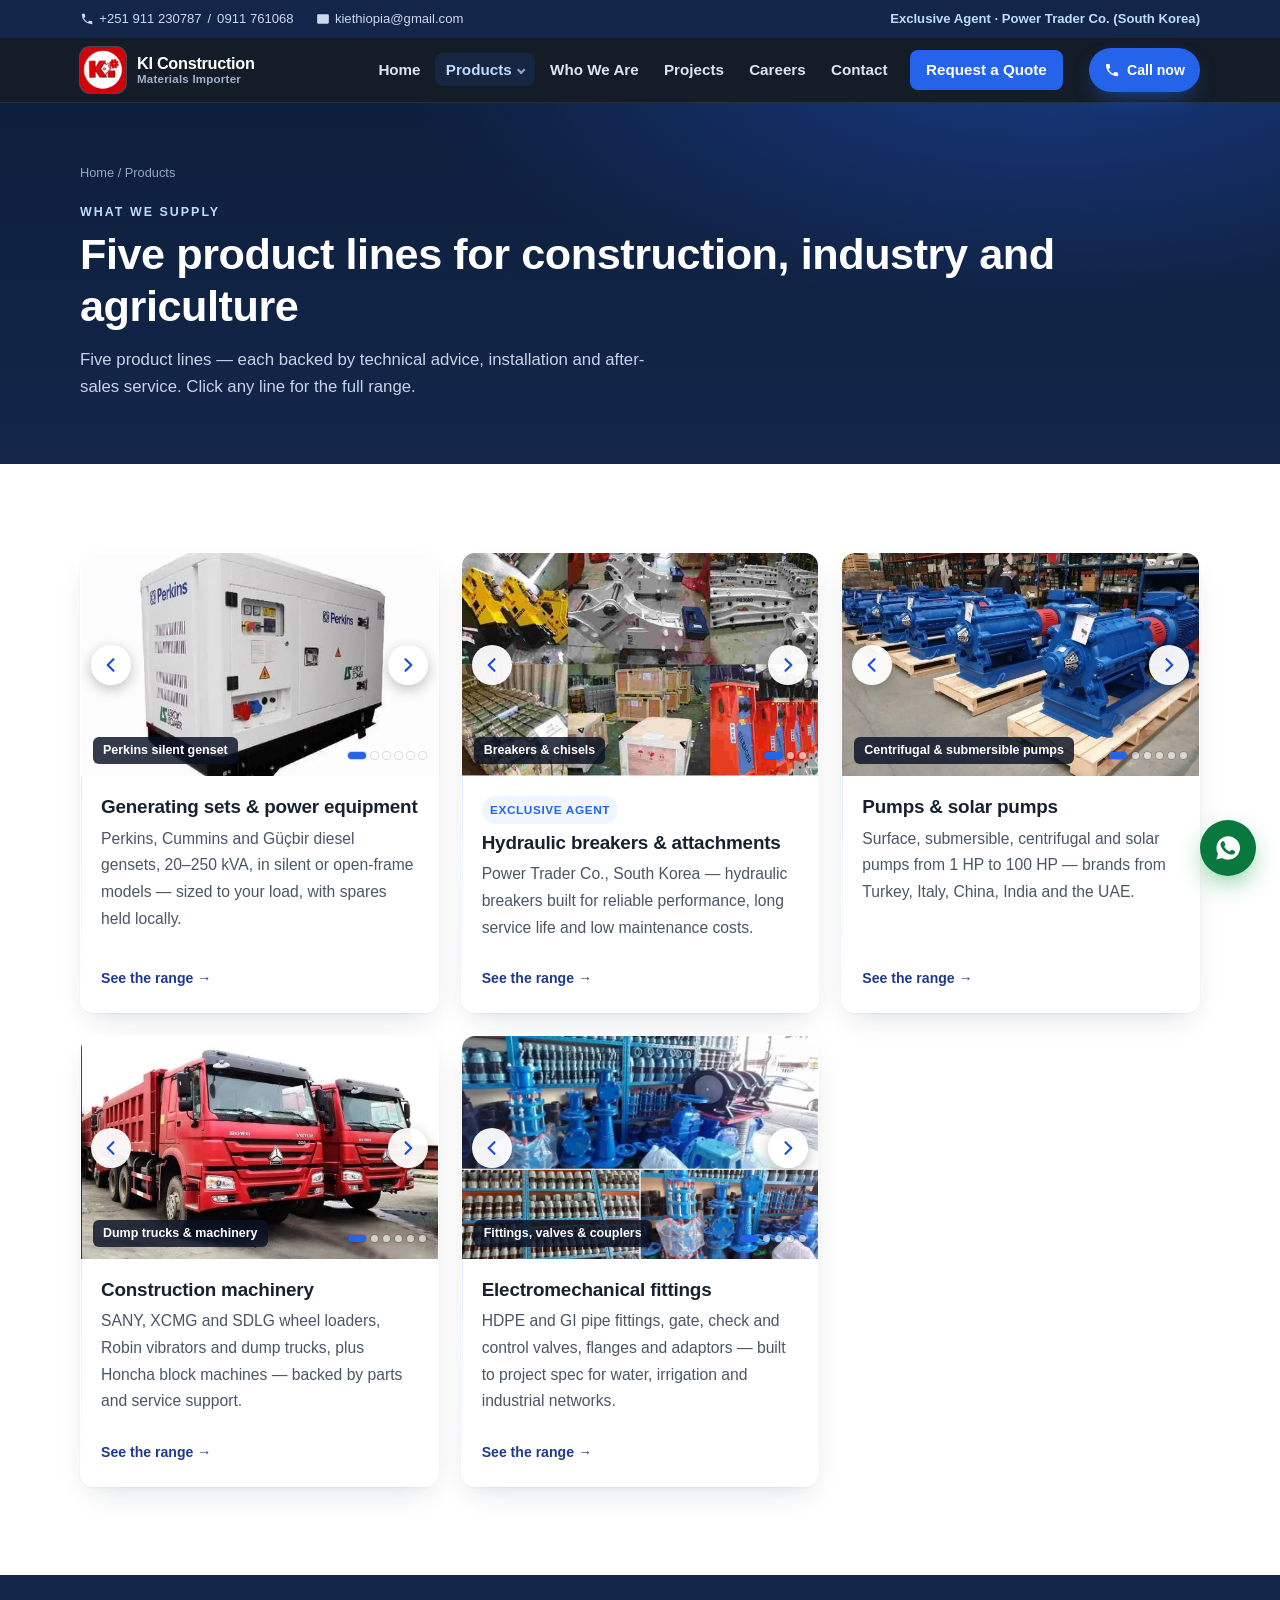
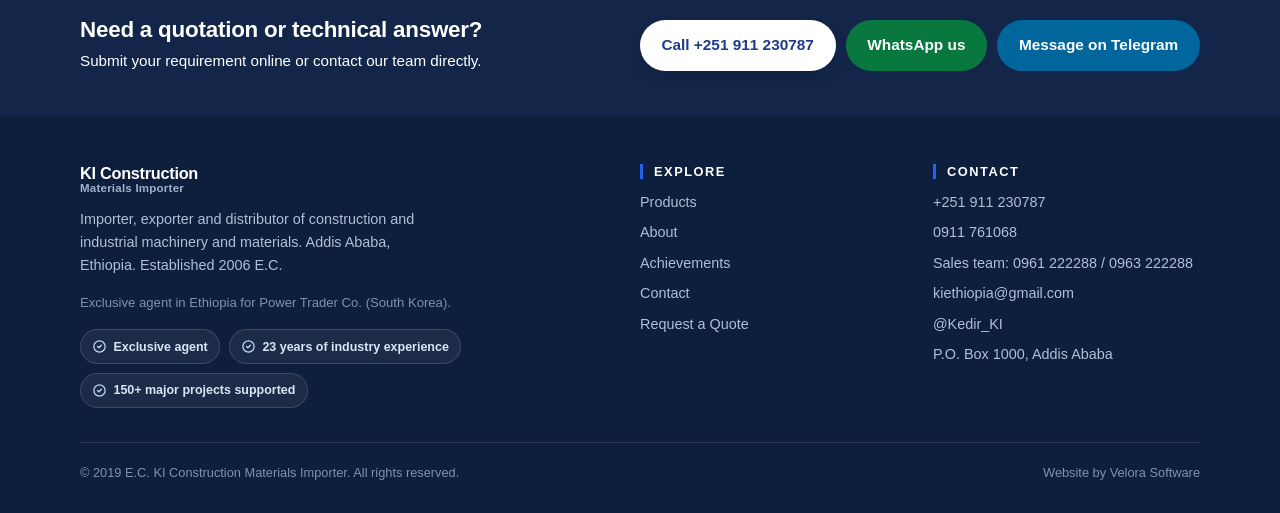
<file: products.html>
<!DOCTYPE html>
<html lang="en">
<head>
<meta charset="UTF-8">
<meta name="viewport" content="width=device-width, initial-scale=1">
<title>Generator, Pump &amp; Construction Machinery Suppliers in Ethiopia | KI</title>
<meta name="title-am" content="ምርቶች — KI Construction Materials Importer">
<meta name="description" content="Explore generators, hydraulic breakers, water and solar pumps, construction machinery and pipe fittings from KI in Addis Ababa. Request a quotation.">
<meta name="theme-color" content="#13264a">
<meta property="og:title" content="Generator, Pump &amp; Construction Machinery Suppliers in Ethiopia | KI">
<meta property="og:description" content="Explore generators, hydraulic breakers, water and solar pumps, construction machinery and pipe fittings from KI in Addis Ababa. Request a quotation.">
<meta property="og:type" content="website">
<meta property="og:url" content="https://kiconstruction.site/products">
<meta property="og:image" content="https://kiconstruction.site/img/hero.jpg">
<meta property="og:image:width" content="1200">
<meta property="og:image:height" content="630">
<meta name="twitter:card" content="summary_large_image">
<link rel="canonical" href="https://kiconstruction.site/products">
<link rel="icon" href="/favicon.ico" sizes="any">
<link rel="icon" type="image/png" sizes="180x180" href="/img/ki-icon-180.png">
<link rel="icon" type="image/png" sizes="48x48" href="/img/ki-icon-48.png">
<link rel="icon" type="image/png" sizes="32x32" href="/img/ki-icon-32.png">
<link rel="icon" type="image/png" sizes="16x16" href="/img/ki-icon-16.png">
<link rel="apple-touch-icon" sizes="180x180" href="/img/ki-icon-180.png">
<link rel="stylesheet" href="assets.min.css?v=20261001-j">
</head>
<body>
<div class="topbar">
  <div class="wrap">
    <span class="topbar-phones"><a href="tel:+251911230787"><svg aria-hidden="true" focusable="false" viewBox="0 0 24 24" width="14" height="14" fill="currentColor"><path d="M6.6 10.8a15.5 15.5 0 006.6 6.6l2.2-2.2c.3-.3.7-.4 1-.2 1.2.4 2.4.6 3.6.6.6 0 1 .4 1 1V20c0 .6-.4 1-1 1A17 17 0 013 4c0-.6.4-1 1-1h3.5c.6 0 1 .4 1 1 0 1.2.2 2.4.6 3.6.1.4 0 .8-.3 1z"/></svg> +251 911 230787</a><span aria-hidden="true">/</span><a href="tel:+251911761068">0911 761068</a></span>
    <a href="mailto:kiethiopia@gmail.com"><svg aria-hidden="true" focusable="false" viewBox="0 0 24 24" width="14" height="14" fill="currentColor"><path d="M4 4h16c1.1 0 2 .9 2 2v12c0 1.1-.9 2-2 2H4c-1.1 0-2-.9-2-2V6c0-1.1.9-2 2-2zm8 7L4 6.2V6l8 5 8-5v.2L12 11z"/></svg> kiethiopia@gmail.com</a>
    <span class="spacer"></span>
    <span class="tag" data-i18n="topbar.tag">Exclusive Agent · Power Trader Co. (South Korea)</span>
  </div>
</div>

<header class="site">
  <div class="wrap nav">
    <a class="brand" href="/">
      <img src="img/ki-logo-128.webp?v=2" srcset="img/ki-logo-128.webp?v=2 1x, img/ki-logo-256.webp?v=2 2x" alt="KI Construction Materials Importer logo" width="58" height="58" decoding="async">
      <span>KI Construction<b data-i18n="brand.sub">Materials Importer</b></span>
    </a>
    <nav class="nav-links" aria-label="Primary" data-i18n-aria="nav.aria">
      <a href="/" data-i18n="nav.home">Home</a>
      <span class="has-sub">
        <a href="products" class="active" aria-current="page" data-i18n="nav.products">Products</a>
        <span class="sub">
          <a href="products" data-i18n="cat.all">All products</a>
      <a href="product-generating-sets" data-i18n="cat.gensets">Generating sets &amp; power</a>
      <a href="product-hydraulic-breakers" data-i18n="cat.breakers">Hydraulic breakers</a>
      <a href="product-pumps" data-i18n="cat.pumps">Pumps &amp; solar pumps</a>
      <a href="product-construction-machinery" data-i18n="cat.machinery">Construction machinery</a>
      <a href="product-electro-mechanical" data-i18n="cat.electro">Electromechanical</a>
        </span>
      </span>
      <a href="about" data-i18n="nav.whoWeAre">Who We Are</a>
      <a href="achievements" data-i18n="nav.projects">Projects</a>
      <a href="careers" data-i18n="nav.careers">Careers</a>
      <a href="contact" data-i18n="nav.contact">Contact</a>
      <a class="nav-quote" href="quote" data-i18n="btn.quote">Request a Quote</a>
    </nav>
    <div class="langswitch" role="group" aria-label="Language">
      <button class="langbtn" type="button" data-lang="en" aria-pressed="true">EN</button>
      <button class="langbtn" type="button" data-lang="am" aria-pressed="false">አማ</button>
    </div>
    <a class="btn btn-brand btn-sm nav-cta" href="tel:+251911230787"><svg aria-hidden="true" focusable="false" viewBox="0 0 24 24" fill="currentColor"><path d="M6.6 10.8a15.5 15.5 0 006.6 6.6l2.2-2.2c.3-.3.7-.4 1-.2 1.2.4 2.4.6 3.6.6.6 0 1 .4 1 1V20c0 .6-.4 1-1 1A17 17 0 013 4c0-.6.4-1 1-1h3.5c.6 0 1 .4 1 1 0 1.2.2 2.4.6 3.6.1.4 0 .8-.3 1z"/></svg><span data-i18n="btn.callNow">Call now</span></a>
    <a class="call-mini" href="tel:+251911230787" aria-label="Call KI" data-i18n-aria="call.aria"><svg aria-hidden="true" focusable="false" viewBox="0 0 24 24" fill="currentColor"><path d="M6.6 10.8a15.5 15.5 0 006.6 6.6l2.2-2.2c.3-.3.7-.4 1-.2 1.2.4 2.4.6 3.6.6.6 0 1 .4 1 1V20c0 .6-.4 1-1 1A17 17 0 013 4c0-.6.4-1 1-1h3.5c.6 0 1 .4 1 1 0 1.2.2 2.4.6 3.6.1.4 0 .8-.3 1z"/></svg></a>
    <button class="menu-btn" id="menuBtn" aria-label="Open menu" data-i18n-aria="menu.aria" aria-expanded="false" aria-controls="mnav">
      <svg aria-hidden="true" focusable="false" viewBox="0 0 24 24" fill="none" stroke="currentColor" stroke-width="2" stroke-linecap="round"><path d="M4 7h16M4 12h16M4 17h16"/></svg>
    </button>
  </div>
  <div class="mnav" id="mnav">
    <a href="/" data-i18n="nav.home">Home</a>
    <a href="products" class="active" aria-current="page" data-i18n="nav.products">Products</a>
    <a href="product-generating-sets" class="sub-link" data-i18n="cat.gensets">Generating sets &amp; power</a>
    <a href="product-hydraulic-breakers" class="sub-link" data-i18n="cat.breakers">Hydraulic breakers</a>
    <a href="product-pumps" class="sub-link" data-i18n="cat.pumps">Pumps &amp; solar pumps</a>
    <a href="product-construction-machinery" class="sub-link" data-i18n="cat.machinery">Construction machinery</a>
    <a href="product-electro-mechanical" class="sub-link" data-i18n="cat.electro">Electromechanical</a>
    <a href="about" data-i18n="nav.whoWeAre">Who We Are</a>
    <a href="achievements" data-i18n="nav.projects">Projects</a>
    <a href="careers" data-i18n="nav.careers">Careers</a>
    <a href="contact" data-i18n="nav.contact">Contact</a>
    <a class="mnav-quote" href="quote" data-i18n="btn.quote">Request a Quote</a>
    <div class="row">
      <a class="btn btn-brand btn-sm" href="tel:+251911230787" data-i18n="mnav.call">Call</a>
      <a class="btn btn-wa btn-sm" href="https://wa.me/251911230787">WhatsApp</a>
      <a class="btn btn-tg btn-sm" href="https://t.me/Kedir_KI">Telegram</a>
    </div>
  </div>
</header>
<main>
<section class="page-hero">
  <div class="wrap">
    <div class="crumbs"><a href="/" data-i18n="nav.home">Home</a> / <span data-i18n="nav.products">Products</span></div>
    <span class="eyebrow" data-i18n="prod.eyebrow">What we supply</span>
    <h1 data-i18n="prod.h2">Five product lines for construction, industry and agriculture</h1>
    <p data-i18n="products.lead">Five product lines &mdash; each backed by technical advice, installation and after-sales service. Click any line for the full range.</p>
  </div>
</section>

<section>
  <div class="wrap">
    <h2 class="sr-only">Product categories</h2>
    <div class="cards">
      <div class="card has-slider">
        <div class="ph">
          <div class="ph-track" role="group" aria-roledescription="carousel" aria-label="Generating sets &amp; power equipment photos">
            <a class="ph-slide" href="product-generating-sets" tabindex="-1"><img src="img/gs.webp" alt="Perkins silent genset" loading="lazy" decoding="async" width="800" height="500"><span class="ph-cap" aria-hidden="true">Perkins silent genset</span></a>
            <a class="ph-slide" href="product-generating-sets" tabindex="-1"><img data-src="img/gs-perkins-jp30.webp" alt="Perkins JP30 silent generator" loading="lazy" decoding="async" width="800" height="500"><span class="ph-cap" aria-hidden="true">Perkins JP30 silent generator</span></a>
            <a class="ph-slide" href="product-generating-sets" tabindex="-1"><img data-src="img/gs-perkins-33kva.webp" alt="Perkins 33 kVA open generator" loading="lazy" decoding="async" width="800" height="500"><span class="ph-cap" aria-hidden="true">Perkins 33 kVA open generator</span></a>
            <a class="ph-slide" href="product-generating-sets" tabindex="-1"><img data-src="img/gs3.webp" alt="Open diesel generator" loading="lazy" decoding="async" width="800" height="500"><span class="ph-cap" aria-hidden="true">Open diesel generator</span></a>
            <a class="ph-slide" href="product-generating-sets" tabindex="-1"><img data-src="img/gs5.webp" alt="Small petrol &amp; diesel gensets" loading="lazy" decoding="async" width="800" height="500"><span class="ph-cap" aria-hidden="true">Small petrol &amp; diesel gensets</span></a>
            <a class="ph-slide" href="product-generating-sets" tabindex="-1"><img data-src="img/gs6.webp" alt="ATS &amp; control panels" loading="lazy" decoding="async" width="800" height="500"><span class="ph-cap" aria-hidden="true">ATS &amp; control panels</span></a>
          </div>
          <button class="ph-nav ph-prev" type="button" aria-label="Previous photo"><svg aria-hidden="true" viewBox="0 0 24 24"><path d="M15 5l-7 7 7 7"/></svg></button>
          <button class="ph-nav ph-next" type="button" aria-label="Next photo"><svg aria-hidden="true" viewBox="0 0 24 24"><path d="M9 5l7 7-7 7"/></svg></button>
          <div class="ph-dots" aria-hidden="true"><i></i><i></i><i></i><i></i><i></i><i></i></div>
        </div>
        <div class="body">
          <h3><a class="card-link" href="product-generating-sets" data-i18n="p1.title">Generating sets &amp; power equipment</a></h3>
          <p data-i18n="p1.desc">Perkins, Cummins and G&uuml;&ccedil;bir diesel gensets, 20&ndash;250 kVA, in silent or open-frame models &mdash; sized to your load, with spares held locally.</p>
          <div class="more" data-i18n="card.more">See the range &rarr;</div>
        </div>
      </div>
      <div class="card has-slider">
        <div class="ph">
          <div class="ph-track" role="group" aria-roledescription="carousel" aria-label="Hydraulic breakers &amp; attachments photos">
            <a class="ph-slide" href="product-hydraulic-breakers" tabindex="-1"><img src="img/hb.webp" alt="Breakers &amp; chisels" loading="lazy" decoding="async" width="800" height="500"><span class="ph-cap" aria-hidden="true">Breakers &amp; chisels</span></a>
            <a class="ph-slide" href="product-hydraulic-breakers" tabindex="-1"><img data-src="img/hb-power-trader-silenced-breakers.webp" alt="PB-series silenced breakers" loading="lazy" decoding="async" width="800" height="500"><span class="ph-cap" aria-hidden="true">PB-series silenced breakers</span></a>
            <a class="ph-slide" href="product-hydraulic-breakers" tabindex="-1"><img data-src="img/hb1.webp" alt="Power Trader hydraulic breakers" loading="lazy" decoding="async" width="800" height="500"><span class="ph-cap" aria-hidden="true">Power Trader hydraulic breakers</span></a>
          </div>
          <button class="ph-nav ph-prev" type="button" aria-label="Previous photo"><svg aria-hidden="true" viewBox="0 0 24 24"><path d="M15 5l-7 7 7 7"/></svg></button>
          <button class="ph-nav ph-next" type="button" aria-label="Next photo"><svg aria-hidden="true" viewBox="0 0 24 24"><path d="M9 5l7 7-7 7"/></svg></button>
          <div class="ph-dots" aria-hidden="true"><i></i><i></i><i></i></div>
        </div>
        <div class="body">
          <span class="tag-excl" data-i18n="p2.tag">Exclusive agent</span><h3><a class="card-link" href="product-hydraulic-breakers" data-i18n="p2.title">Hydraulic breakers &amp; attachments</a></h3>
          <p data-i18n="p2.desc">Power Trader Co., South Korea &mdash; hydraulic breakers built for reliable performance, long service life and low maintenance costs.</p>
          <div class="more" data-i18n="card.more">See the range &rarr;</div>
        </div>
      </div>
      <div class="card has-slider">
        <div class="ph">
          <div class="ph-track" role="group" aria-roledescription="carousel" aria-label="Pumps &amp; solar pumps photos">
            <a class="ph-slide" href="product-pumps" tabindex="-1"><img src="img/pm.webp" alt="Centrifugal &amp; submersible pumps" loading="lazy" decoding="async" width="800" height="500"><span class="ph-cap" aria-hidden="true">Centrifugal &amp; submersible pumps</span></a>
            <a class="ph-slide" href="product-pumps" tabindex="-1"><img data-src="img/pm2.webp" alt="Borehole submersible pumps" loading="lazy" decoding="async" width="800" height="500"><span class="ph-cap" aria-hidden="true">Borehole submersible pumps</span></a>
            <a class="ph-slide" href="product-pumps" tabindex="-1"><img data-src="img/pm3.webp" alt="Multistage pump unit" loading="lazy" decoding="async" width="800" height="500"><span class="ph-cap" aria-hidden="true">Multistage pump unit</span></a>
            <a class="ph-slide" href="product-pumps" tabindex="-1"><img data-src="img/pm1.webp" alt="Centrifugal pumps" loading="lazy" decoding="async" width="800" height="500"><span class="ph-cap" aria-hidden="true">Centrifugal pumps</span></a>
            <a class="ph-slide" href="product-pumps" tabindex="-1"><img data-src="img/pm4.webp" alt="Solar pump inverter" loading="lazy" decoding="async" width="800" height="500"><span class="ph-cap" aria-hidden="true">Solar pump inverter</span></a>
            <a class="ph-slide" href="product-pumps" tabindex="-1"><img data-src="img/pm5.webp" alt="Solar pumping installation" loading="lazy" decoding="async" width="800" height="500"><span class="ph-cap" aria-hidden="true">Solar pumping installation</span></a>
          </div>
          <button class="ph-nav ph-prev" type="button" aria-label="Previous photo"><svg aria-hidden="true" viewBox="0 0 24 24"><path d="M15 5l-7 7 7 7"/></svg></button>
          <button class="ph-nav ph-next" type="button" aria-label="Next photo"><svg aria-hidden="true" viewBox="0 0 24 24"><path d="M9 5l7 7-7 7"/></svg></button>
          <div class="ph-dots" aria-hidden="true"><i></i><i></i><i></i><i></i><i></i><i></i></div>
        </div>
        <div class="body">
          <h3><a class="card-link" href="product-pumps" data-i18n="p3.title">Pumps &amp; solar pumps</a></h3>
          <p data-i18n="p3.desc">Surface, submersible, centrifugal and solar pumps from 1 HP to 100 HP &mdash; brands from Turkey, Italy, China, India and the UAE.</p>
          <div class="more" data-i18n="card.more">See the range &rarr;</div>
        </div>
      </div>
      <div class="card has-slider">
        <div class="ph">
          <div class="ph-track" role="group" aria-roledescription="carousel" aria-label="Construction machinery photos">
            <a class="ph-slide" href="product-construction-machinery" tabindex="-1"><img src="img/cm.webp" alt="Dump trucks &amp; machinery" loading="lazy" decoding="async" width="800" height="500"><span class="ph-cap" aria-hidden="true">Dump trucks &amp; machinery</span></a>
            <a class="ph-slide" href="product-construction-machinery" tabindex="-1"><img data-src="img/cm5.webp" alt="Wheel loader" loading="lazy" decoding="async" width="800" height="500"><span class="ph-cap" aria-hidden="true">Wheel loader</span></a>
            <a class="ph-slide" href="product-construction-machinery" tabindex="-1"><img data-src="img/cm3.webp" alt="Robin vibrator" loading="lazy" decoding="async" width="800" height="500"><span class="ph-cap" aria-hidden="true">Robin vibrator</span></a>
            <a class="ph-slide" href="product-construction-machinery" tabindex="-1"><img data-src="img/cm4.webp" alt="Tamping rammer" loading="lazy" decoding="async" width="800" height="500"><span class="ph-cap" aria-hidden="true">Tamping rammer</span></a>
            <a class="ph-slide" href="product-construction-machinery" tabindex="-1"><img data-src="img/cm2.webp" alt="Concrete mixer" loading="lazy" decoding="async" width="800" height="500"><span class="ph-cap" aria-hidden="true">Concrete mixer</span></a>
            <a class="ph-slide" href="product-construction-machinery" tabindex="-1"><img data-src="img/cm6.webp" alt="Concrete mixer truck" loading="lazy" decoding="async" width="800" height="500"><span class="ph-cap" aria-hidden="true">Concrete mixer truck</span></a>
          </div>
          <button class="ph-nav ph-prev" type="button" aria-label="Previous photo"><svg aria-hidden="true" viewBox="0 0 24 24"><path d="M15 5l-7 7 7 7"/></svg></button>
          <button class="ph-nav ph-next" type="button" aria-label="Next photo"><svg aria-hidden="true" viewBox="0 0 24 24"><path d="M9 5l7 7-7 7"/></svg></button>
          <div class="ph-dots" aria-hidden="true"><i></i><i></i><i></i><i></i><i></i><i></i></div>
        </div>
        <div class="body">
          <h3><a class="card-link" href="product-construction-machinery" data-i18n="p4.title">Construction machinery</a></h3>
          <p data-i18n="p4.desc">SANY, XCMG and SDLG wheel loaders, Robin vibrators and dump trucks, plus Honcha block machines &mdash; backed by parts and service support.</p>
          <div class="more" data-i18n="card.more">See the range &rarr;</div>
        </div>
      </div>
      <div class="card has-slider">
        <div class="ph">
          <div class="ph-track" role="group" aria-roledescription="carousel" aria-label="Electromechanical fittings photos">
            <a class="ph-slide" href="product-electro-mechanical" tabindex="-1"><img src="img/em-card-cropped.webp" alt="Fittings, valves &amp; couplers" loading="lazy" decoding="async" width="800" height="500"><span class="ph-cap" aria-hidden="true">Fittings, valves &amp; couplers</span></a>
            <a class="ph-slide" href="product-electro-mechanical" tabindex="-1"><img data-src="img/em-valves-closeup.webp" alt="Gate valves &amp; flanged fittings" loading="lazy" decoding="async" width="800" height="500"><span class="ph-cap" aria-hidden="true">Gate valves &amp; flanged fittings</span></a>
            <a class="ph-slide" href="product-electro-mechanical" tabindex="-1"><img data-src="img/em-pipe-fittings.webp" alt="HDPE compression fittings" loading="lazy" decoding="async" width="800" height="500"><span class="ph-cap" aria-hidden="true">HDPE compression fittings</span></a>
            <a class="ph-slide" href="product-electro-mechanical" tabindex="-1"><img data-src="img/em-valves-stock.webp" alt="Flanged valves" loading="lazy" decoding="async" width="800" height="500"><span class="ph-cap" aria-hidden="true">Flanged valves</span></a>
            <a class="ph-slide" href="product-electro-mechanical" tabindex="-1"><img data-src="img/em-pipe-stock.webp" alt="Pipe stock by diameter" loading="lazy" decoding="async" width="800" height="500"><span class="ph-cap" aria-hidden="true">Pipe stock by diameter</span></a>
          </div>
          <button class="ph-nav ph-prev" type="button" aria-label="Previous photo"><svg aria-hidden="true" viewBox="0 0 24 24"><path d="M15 5l-7 7 7 7"/></svg></button>
          <button class="ph-nav ph-next" type="button" aria-label="Next photo"><svg aria-hidden="true" viewBox="0 0 24 24"><path d="M9 5l7 7-7 7"/></svg></button>
          <div class="ph-dots" aria-hidden="true"><i></i><i></i><i></i><i></i><i></i></div>
        </div>
        <div class="body">
          <h3><a class="card-link" href="product-electro-mechanical" data-i18n="p5.title">Electromechanical fittings</a></h3>
          <p data-i18n="p5.desc">HDPE and GI pipe fittings, gate, check and control valves, flanges and adaptors &mdash; built to project spec for water, irrigation and industrial networks.</p>
          <div class="more" data-i18n="card.more">See the range &rarr;</div>
        </div>
      </div>
    </div>
  </div>
</section>

<div class="cta-band">
  <div class="wrap">
    <div>
      <h2 data-i18n="band.h">Need a quotation or technical answer?</h2>
      <p data-i18n="band.p">Submit your requirement online or contact our team directly.</p>
    </div>
    <div class="btns">
      <a class="btn btn-brand" href="tel:+251911230787" data-i18n="contact.cta1">Call +251 911 230787</a>
      <a class="btn btn-wa" href="https://wa.me/251911230787" data-i18n="contact.cta2">WhatsApp us</a>
      <a class="btn btn-tg" href="https://t.me/Kedir_KI" data-i18n="contact.cta3">Message on Telegram</a>
    </div>
  </div>
</div>

</main>
<footer class="site">
  <div class="wrap">
    <div class="cols">
      <div>
        <a class="brand" href="/" style="color:#fff">
          <span>KI Construction<b style="color:#9fb1cd" data-i18n="brand.sub">Materials Importer</b></span>
        </a>
        <p style="max-width:44ch" data-i18n="footer.desc">Importer, exporter and distributor of construction and industrial machinery and materials. Addis Ababa, Ethiopia. Established 2006 E.C.</p>
        <p style="font-size:.82rem;color:#7e91b3" data-i18n="footer.ptLine">Exclusive agent in Ethiopia for Power Trader Co. (South Korea).</p>
        <div class="foot-badges">
          <span class="fbadge"><svg aria-hidden="true" focusable="false" viewBox="0 0 24 24" fill="none" stroke="currentColor" stroke-width="2" stroke-linecap="round" stroke-linejoin="round"><path d="M9 12l2 2 4-4"/><circle cx="12" cy="12" r="9"/></svg><span data-i18n="p2.tag">Exclusive agent</span></span>
          <span class="fbadge"><svg aria-hidden="true" focusable="false" viewBox="0 0 24 24" fill="none" stroke="currentColor" stroke-width="2" stroke-linecap="round" stroke-linejoin="round"><path d="M9 12l2 2 4-4"/><circle cx="12" cy="12" r="9"/></svg><span data-i18n-html="hero.badge1"><b>23 years</b> of industry experience</span></span>
          <span class="fbadge"><svg aria-hidden="true" focusable="false" viewBox="0 0 24 24" fill="none" stroke="currentColor" stroke-width="2" stroke-linecap="round" stroke-linejoin="round"><path d="M9 12l2 2 4-4"/><circle cx="12" cy="12" r="9"/></svg><span data-i18n-html="hero.badge2"><b>150+</b> major projects supported</span></span>
        </div>
      </div>
      <div>
        <h2 data-i18n="footer.exploreH">Explore</h2>
        <ul>
          <li><a href="products" data-i18n="nav.products">Products</a></li>
          <li><a href="about" data-i18n="nav.about">About</a></li>
          <li><a href="achievements" data-i18n="nav.achievements">Achievements</a></li>
          <li><a href="contact" data-i18n="nav.contact">Contact</a></li>
          <li><a href="quote" data-i18n="btn.quote">Request a Quote</a></li>
        </ul>
      </div>
      <div>
        <h2 data-i18n="footer.contactH">Contact</h2>
        <ul>
          <li><a href="tel:+251911230787">+251 911 230787</a></li>
          <li><a href="tel:+251911761068">0911 761068</a></li>
          <li><span data-i18n="footer.sales">Sales team:</span> <a href="tel:+251961222288">0961 222288</a> / <a href="tel:+251963222288">0963 222288</a></li>
          <li><a href="mailto:kiethiopia@gmail.com">kiethiopia@gmail.com</a></li>
          <li><a href="https://t.me/Kedir_KI">@Kedir_KI</a></li>
          <li data-i18n="footer.pobox">P.O. Box 1000, Addis Ababa</li>
        </ul>
      </div>
    </div>
    <div class="fine">
      <span data-i18n-html="footer.copyright">&copy; <span id="yr">2019</span> E.C. KI Construction Materials Importer. All rights reserved.</span>
      <span data-i18n="footer.velora">Website by Velora Software</span>
    </div>
  </div>
</footer>

<a class="fab" href="https://wa.me/251911230787" aria-label="Chat with us on WhatsApp" data-i18n-aria="fab.aria"><svg aria-hidden="true" focusable="false" viewBox="0 0 24 24" fill="currentColor"><path d="M12 2a10 10 0 00-8.6 15l-1.3 4.8 4.9-1.3A10 10 0 1012 2zm5.8 14.2c-.2.7-1.4 1.3-2 1.4-.5.1-1.2.1-1.9-.1-.4-.1-1-.3-1.8-.6-3.1-1.3-5.1-4.5-5.3-4.7-.1-.2-1.2-1.6-1.2-3.1s.8-2.2 1.1-2.5c.3-.3.6-.4.8-.4h.6c.2 0 .4 0 .7.5l.9 2.1c.1.2.1.4 0 .6l-.4.6-.4.4c-.1.1-.3.3-.1.6.2.3.8 1.4 1.8 2.2 1.3 1.1 2.3 1.5 2.6 1.6.3.1.5.1.7-.1l.9-1c.2-.3.4-.2.7-.1l2 1c.3.1.5.2.6.3.1.2.1.8-.1 1.5z"/></svg></a>

<script src="assets.min.js?v=20261001-a"></script>
</body>
</html>
</file>
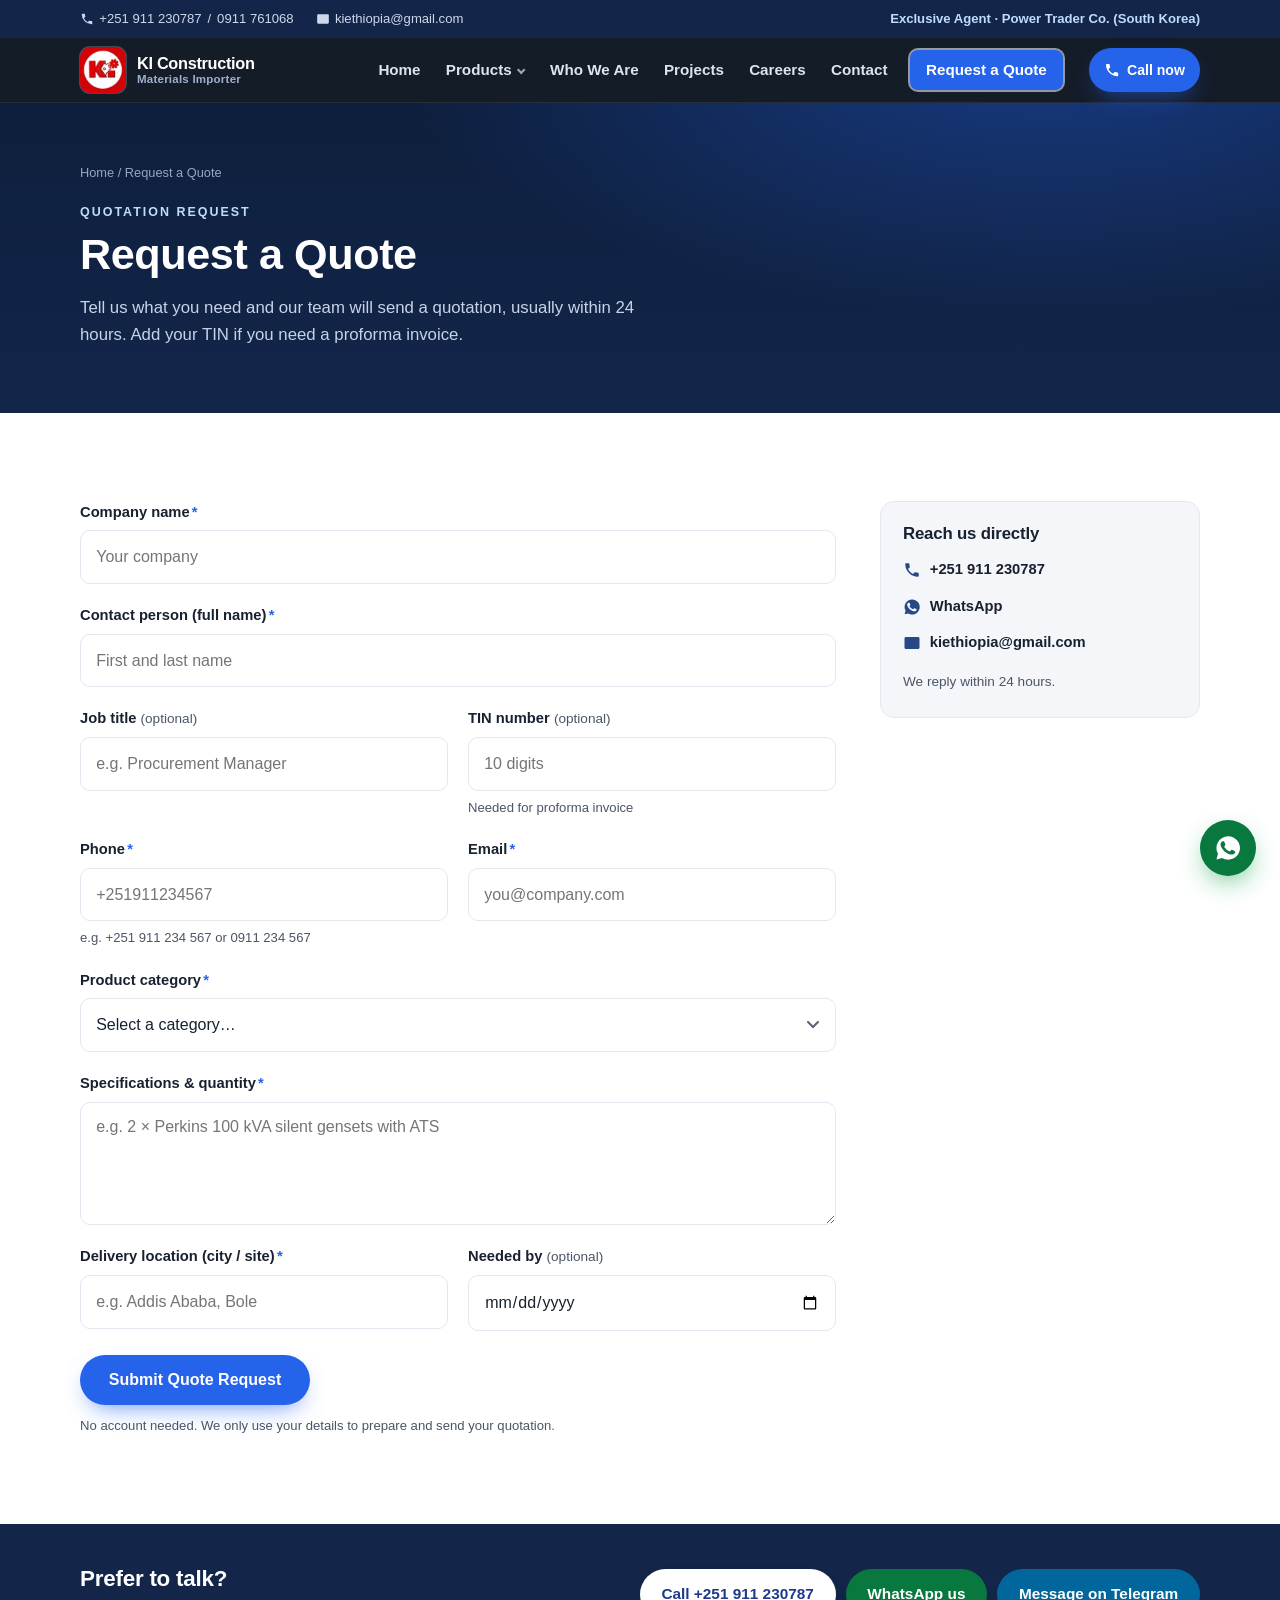
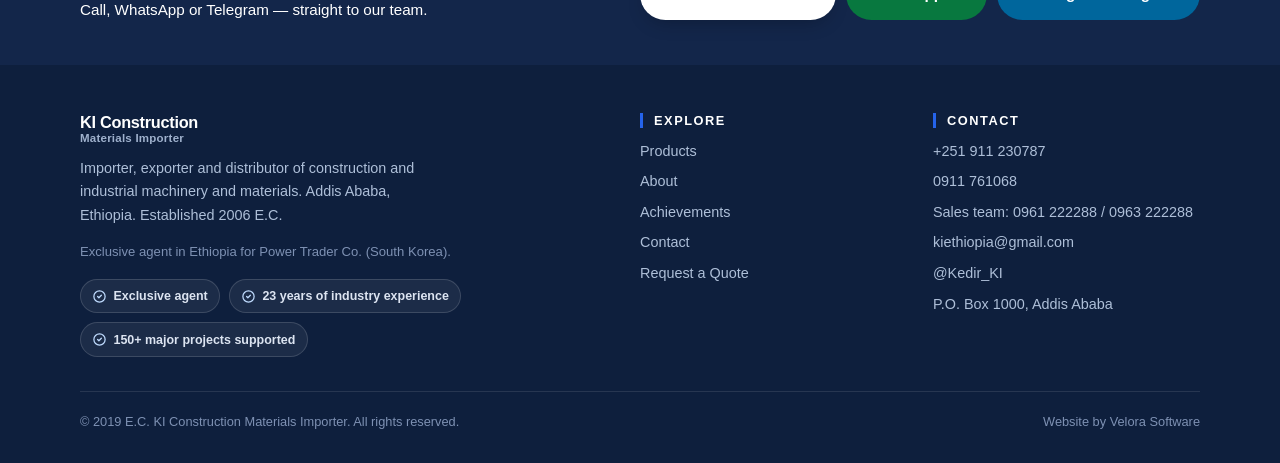
<file: quote.html>
<!DOCTYPE html>
<html lang="en">
<head>
<meta charset="UTF-8">
<meta name="viewport" content="width=device-width, initial-scale=1">
<title>Request a Quote — KI Construction Materials Importer</title>
<meta name="title-am" content="የዋጋ ማቅረቢያ ይጠይቁ — KI Construction Materials Importer">
<meta name="description" content="Request a quotation from KI Construction Materials Importer — generating sets, hydraulic breakers, pumps, construction machinery and electromechanical products. Add your TIN for a proforma invoice.">
<meta name="theme-color" content="#13264a">
<meta property="og:title" content="Request a Quote — KI Construction Materials Importer">
<meta property="og:description" content="Request a quotation from KI Construction Materials Importer — generating sets, hydraulic breakers, pumps, construction machinery and electromechanical products.">
<meta property="og:type" content="website">
<meta property="og:url" content="https://kiconstruction.site/quote">
<meta property="og:image" content="https://kiconstruction.site/img/hero.jpg">
<meta property="og:image:width" content="1200">
<meta property="og:image:height" content="630">
<meta name="twitter:card" content="summary_large_image">
<meta name="robots" content="noindex">
<link rel="canonical" href="https://kiconstruction.site/quote">
<link rel="icon" href="/favicon.ico" sizes="any">
<link rel="icon" type="image/png" sizes="180x180" href="/img/ki-icon-180.png">
<link rel="icon" type="image/png" sizes="48x48" href="/img/ki-icon-48.png">
<link rel="icon" type="image/png" sizes="32x32" href="/img/ki-icon-32.png">
<link rel="icon" type="image/png" sizes="16x16" href="/img/ki-icon-16.png">
<link rel="apple-touch-icon" sizes="180x180" href="/img/ki-icon-180.png">
<link rel="stylesheet" href="assets.min.css?v=20261001-j">
</head>
<body>
<div class="topbar">
  <div class="wrap">
    <span class="topbar-phones"><a href="tel:+251911230787"><svg aria-hidden="true" focusable="false" viewBox="0 0 24 24" width="14" height="14" fill="currentColor"><path d="M6.6 10.8a15.5 15.5 0 006.6 6.6l2.2-2.2c.3-.3.7-.4 1-.2 1.2.4 2.4.6 3.6.6.6 0 1 .4 1 1V20c0 .6-.4 1-1 1A17 17 0 013 4c0-.6.4-1 1-1h3.5c.6 0 1 .4 1 1 0 1.2.2 2.4.6 3.6.1.4 0 .8-.3 1z"/></svg> +251 911 230787</a><span aria-hidden="true">/</span><a href="tel:+251911761068">0911 761068</a></span>
    <a href="mailto:kiethiopia@gmail.com"><svg aria-hidden="true" focusable="false" viewBox="0 0 24 24" width="14" height="14" fill="currentColor"><path d="M4 4h16c1.1 0 2 .9 2 2v12c0 1.1-.9 2-2 2H4c-1.1 0-2-.9-2-2V6c0-1.1.9-2 2-2zm8 7L4 6.2V6l8 5 8-5v.2L12 11z"/></svg> kiethiopia@gmail.com</a>
    <span class="spacer"></span>
    <span class="tag" data-i18n="topbar.tag">Exclusive Agent · Power Trader Co. (South Korea)</span>
  </div>
</div>

<header class="site">
  <div class="wrap nav">
    <a class="brand" href="/">
      <img src="img/ki-logo-128.webp?v=2" srcset="img/ki-logo-128.webp?v=2 1x, img/ki-logo-256.webp?v=2 2x" alt="KI Construction Materials Importer logo" width="58" height="58" decoding="async">
      <span>KI Construction<b data-i18n="brand.sub">Materials Importer</b></span>
    </a>
    <nav class="nav-links" aria-label="Primary" data-i18n-aria="nav.aria">
      <a href="/" data-i18n="nav.home">Home</a>
      <span class="has-sub">
        <a href="products" data-i18n="nav.products">Products</a>
        <span class="sub">
          <a href="products" data-i18n="cat.all">All products</a>
      <a href="product-generating-sets" data-i18n="cat.gensets">Generating sets &amp; power</a>
      <a href="product-hydraulic-breakers" data-i18n="cat.breakers">Hydraulic breakers</a>
      <a href="product-pumps" data-i18n="cat.pumps">Pumps &amp; solar pumps</a>
      <a href="product-construction-machinery" data-i18n="cat.machinery">Construction machinery</a>
      <a href="product-electro-mechanical" data-i18n="cat.electro">Electromechanical</a>
        </span>
      </span>
      <a href="about" data-i18n="nav.whoWeAre">Who We Are</a>
      <a href="achievements" data-i18n="nav.projects">Projects</a>
      <a href="careers" data-i18n="nav.careers">Careers</a>
      <a href="contact" data-i18n="nav.contact">Contact</a>
      <a class="nav-quote active" aria-current="page" href="quote" data-i18n="btn.quote">Request a Quote</a>
    </nav>
    <div class="langswitch" role="group" aria-label="Language">
      <button class="langbtn" type="button" data-lang="en" aria-pressed="true">EN</button>
      <button class="langbtn" type="button" data-lang="am" aria-pressed="false">አማ</button>
    </div>
    <a class="btn btn-brand btn-sm nav-cta" href="tel:+251911230787"><svg aria-hidden="true" focusable="false" viewBox="0 0 24 24" fill="currentColor"><path d="M6.6 10.8a15.5 15.5 0 006.6 6.6l2.2-2.2c.3-.3.7-.4 1-.2 1.2.4 2.4.6 3.6.6.6 0 1 .4 1 1V20c0 .6-.4 1-1 1A17 17 0 013 4c0-.6.4-1 1-1h3.5c.6 0 1 .4 1 1 0 1.2.2 2.4.6 3.6.1.4 0 .8-.3 1z"/></svg><span data-i18n="btn.callNow">Call now</span></a>
    <a class="call-mini" href="tel:+251911230787" aria-label="Call KI" data-i18n-aria="call.aria"><svg aria-hidden="true" focusable="false" viewBox="0 0 24 24" fill="currentColor"><path d="M6.6 10.8a15.5 15.5 0 006.6 6.6l2.2-2.2c.3-.3.7-.4 1-.2 1.2.4 2.4.6 3.6.6.6 0 1 .4 1 1V20c0 .6-.4 1-1 1A17 17 0 013 4c0-.6.4-1 1-1h3.5c.6 0 1 .4 1 1 0 1.2.2 2.4.6 3.6.1.4 0 .8-.3 1z"/></svg></a>
    <button class="menu-btn" id="menuBtn" aria-label="Open menu" data-i18n-aria="menu.aria" aria-expanded="false" aria-controls="mnav">
      <svg aria-hidden="true" focusable="false" viewBox="0 0 24 24" fill="none" stroke="currentColor" stroke-width="2" stroke-linecap="round"><path d="M4 7h16M4 12h16M4 17h16"/></svg>
    </button>
  </div>
  <div class="mnav" id="mnav">
    <a href="/" data-i18n="nav.home">Home</a>
    <a href="products" data-i18n="nav.products">Products</a>
    <a href="product-generating-sets" class="sub-link" data-i18n="cat.gensets">Generating sets &amp; power</a>
    <a href="product-hydraulic-breakers" class="sub-link" data-i18n="cat.breakers">Hydraulic breakers</a>
    <a href="product-pumps" class="sub-link" data-i18n="cat.pumps">Pumps &amp; solar pumps</a>
    <a href="product-construction-machinery" class="sub-link" data-i18n="cat.machinery">Construction machinery</a>
    <a href="product-electro-mechanical" class="sub-link" data-i18n="cat.electro">Electromechanical</a>
    <a href="about" data-i18n="nav.whoWeAre">Who We Are</a>
    <a href="achievements" data-i18n="nav.projects">Projects</a>
    <a href="careers" data-i18n="nav.careers">Careers</a>
    <a href="contact" data-i18n="nav.contact">Contact</a>
    <a class="mnav-quote active" aria-current="page" href="quote" data-i18n="btn.quote">Request a Quote</a>
    <div class="row">
      <a class="btn btn-brand btn-sm" href="tel:+251911230787" data-i18n="mnav.call">Call</a>
      <a class="btn btn-wa btn-sm" href="https://wa.me/251911230787">WhatsApp</a>
      <a class="btn btn-tg btn-sm" href="https://t.me/Kedir_KI">Telegram</a>
    </div>
  </div>
</header>
<main>
<section class="page-hero">
  <div class="wrap">
    <div class="crumbs"><a href="/" data-i18n="nav.home">Home</a> / <span data-i18n="btn.quote">Request a Quote</span></div>
    <span class="eyebrow" data-i18n="quote.eyebrow">Quotation request</span>
    <h1 data-i18n="quote.h1">Request a Quote</h1>
    <p data-i18n="quote.lead">Tell us what you need and our team will send a quotation, usually within 24 hours. Add your TIN if you need a proforma invoice.</p>
  </div>
</section>

<section>
  <div class="wrap">
    <div class="quote-layout">
    <form id="quoteForm" class="quote-form" novalidate>
      <input type="hidden" name="access_key" value="ef557502-c910-4a16-abff-876a5b2f23ca">
      <input type="hidden" name="from_name" value="KI website — quote form">
      <input type="checkbox" name="botcheck" hidden>

      <div class="field">
        <label for="q-company"><span data-i18n="quote.f.company">Company name</span><span class="req" aria-hidden="true">*</span></label>
        <input id="q-company" name="company" type="text" autocomplete="organization" required
               data-i18n-placeholder="quote.f.companyPh" placeholder="Your company">
        <span class="err" data-i18n="quote.err.company">Please enter your company name</span>
      </div>

      <div class="field">
        <label for="q-contact"><span data-i18n="quote.f.contact">Contact person (full name)</span><span class="req" aria-hidden="true">*</span></label>
        <input id="q-contact" name="contact_name" type="text" autocomplete="name" required
               data-i18n-placeholder="quote.f.contactPh" placeholder="First and last name">
        <span class="err" data-i18n="quote.err.contact">Please enter the contact person's name</span>
      </div>

      <div class="row-2">
        <div class="field">
          <label for="q-job"><span data-i18n="quote.f.jobTitle">Job title</span> <span class="opt" data-i18n="quote.f.optional">(optional)</span></label>
          <input id="q-job" name="job_title" type="text" autocomplete="organization-title"
                 data-i18n-placeholder="quote.f.jobTitlePh" placeholder="e.g. Procurement Manager">
        </div>
        <div class="field">
          <label for="q-tin"><span data-i18n="quote.f.tin">TIN number</span> <span class="opt" data-i18n="quote.f.optional">(optional)</span></label>
          <input id="q-tin" name="tin" type="text" inputmode="numeric" pattern="[0-9]{10}" maxlength="10"
                 data-i18n-placeholder="quote.f.tinPh" placeholder="10 digits">
          <span class="help" data-i18n="quote.f.tinHelp">Needed for proforma invoice</span>
          <span class="err" data-i18n="quote.err.tin">TIN must be exactly 10 digits</span>
        </div>
      </div>

      <div class="row-2">
        <div class="field">
          <label for="q-phone"><span data-i18n="quote.f.phone">Phone</span><span class="req" aria-hidden="true">*</span></label>
          <input id="q-phone" name="phone" type="tel" autocomplete="tel" required
                 data-i18n-placeholder="quote.f.phonePh" placeholder="+251911234567">
          <span class="help" data-i18n="quote.f.phoneHelp">e.g. +251 911 234 567 or 0911 234 567</span>
          <span class="err" data-i18n="quote.err.phone">Enter a valid Ethiopian phone number</span>
        </div>
        <div class="field">
          <label for="q-email"><span data-i18n="quote.f.email">Email</span><span class="req" aria-hidden="true">*</span></label>
          <input id="q-email" name="email" type="email" autocomplete="email" required
                 data-i18n-placeholder="quote.f.emailPh" placeholder="you@company.com">
          <span class="err" data-i18n="quote.err.email">Enter a valid email address</span>
        </div>
      </div>

      <div class="field">
        <label for="q-cat"><span data-i18n="quote.f.category">Product category</span><span class="req" aria-hidden="true">*</span></label>
        <select id="q-cat" name="category" required>
          <option value="" data-i18n="quote.f.catPh">Select a category…</option>
          <option value="Generating sets &amp; power" data-i18n="cat.gensets">Generating sets &amp; power</option>
          <option value="Hydraulic breakers" data-i18n="cat.breakers">Hydraulic breakers</option>
          <option value="Pumps &amp; solar pumps" data-i18n="cat.pumps">Pumps &amp; solar pumps</option>
          <option value="Construction machinery" data-i18n="cat.machinery">Construction machinery</option>
          <option value="Electromechanical" data-i18n="cat.electro">Electromechanical</option>
          <option value="Other" data-i18n="quote.f.catOther">Other</option>
        </select>
        <span class="err" data-i18n="quote.err.category">Please choose a product category</span>
      </div>

      <div class="field">
        <label for="q-specs"><span data-i18n="quote.f.specs">Specifications &amp; quantity</span><span class="req" aria-hidden="true">*</span></label>
        <textarea id="q-specs" name="specs" rows="4" required
                  data-i18n-placeholder="quote.f.specsPh" placeholder="e.g. 2 × Perkins 100 kVA silent gensets with ATS"></textarea>
        <span class="err" data-i18n="quote.err.specs">Please describe what you need</span>
      </div>

      <div class="row-2">
        <div class="field">
          <label for="q-loc"><span data-i18n="quote.f.location">Delivery location (city / site)</span><span class="req" aria-hidden="true">*</span></label>
          <input id="q-loc" name="delivery_location" type="text" autocomplete="address-level2" required
                 data-i18n-placeholder="quote.f.locationPh" placeholder="e.g. Addis Ababa, Bole">
          <span class="err" data-i18n="quote.err.location">Please enter a delivery location</span>
        </div>
        <div class="field">
          <label for="q-date"><span data-i18n="quote.f.neededBy">Needed by</span> <span class="opt" data-i18n="quote.f.optional">(optional)</span></label>
          <input id="q-date" name="needed_by" type="date">
        </div>
      </div>

      <div class="form-actions">
        <button type="submit" class="btn btn-brand"><span data-i18n="quote.f.submit">Submit Quote Request</span></button>
        <p class="form-note" data-i18n="quote.f.note">No account needed. We only use your details to prepare and send your quotation.</p>
      </div>

      <div id="quoteMsg" class="form-msg" role="status" aria-live="polite" hidden></div>
    </form>

    <aside class="quote-aside">
      <div class="quote-card">
        <h2 data-i18n="quote.card.h">Reach us directly</h2>
        <ul>
          <li><svg aria-hidden="true" focusable="false" viewBox="0 0 24 24" width="18" height="18"><path d="M6.6 10.8a15.5 15.5 0 006.6 6.6l2.2-2.2c.3-.3.7-.4 1-.2 1.2.4 2.4.6 3.6.6.6 0 1 .4 1 1V20c0 .6-.4 1-1 1A17 17 0 013 4c0-.6.4-1 1-1h3.5c.6 0 1 .4 1 1 0 1.2.2 2.4.6 3.6.1.4 0 .8-.3 1z"/></svg><a href="tel:+251911230787">+251 911 230787</a></li>
          <li><svg aria-hidden="true" focusable="false" viewBox="0 0 24 24" width="18" height="18"><path d="M12 2a10 10 0 00-8.6 15l-1.3 4.8 4.9-1.3A10 10 0 1012 2zm5.8 14.2c-.2.7-1.4 1.3-2 1.4-.5.1-1.2.1-1.9-.1-.4-.1-1-.3-1.8-.6-3.1-1.3-5.1-4.5-5.3-4.7-.1-.2-1.2-1.6-1.2-3.1s.8-2.2 1.1-2.5c.3-.3.6-.4.8-.4h.6c.2 0 .4 0 .7.5l.9 2.1c.1.2.1.4 0 .6l-.4.6-.4.4c-.1.1-.3.3-.1.6.2.3.8 1.4 1.8 2.2 1.3 1.1 2.3 1.5 2.6 1.6.3.1.5.1.7-.1l.9-1c.2-.3.4-.2.7-.1l2 1c.3.1.5.2.6.3.1.2.1.8-.1 1.5z"/></svg><a href="https://wa.me/251911230787" target="_blank" rel="noopener">WhatsApp</a></li>
          <li><svg aria-hidden="true" focusable="false" viewBox="0 0 24 24" width="18" height="18"><path d="M4 4h16c1.1 0 2 .9 2 2v12c0 1.1-.9 2-2 2H4c-1.1 0-2-.9-2-2V6c0-1.1.9-2 2-2zm8 7L4 6.2V6l8 5 8-5v.2L12 11z"/></svg><a href="mailto:kiethiopia@gmail.com">kiethiopia@gmail.com</a></li>
        </ul>
        <p data-i18n="quote.card.reply">We reply within 24 hours.</p>
      </div>
    </aside>
    </div>
  </div>
</section>

<div class="cta-band">
  <div class="wrap">
    <div>
      <h2 data-i18n="quote.altH">Prefer to talk?</h2>
      <p data-i18n="quote.altP">Call, WhatsApp or Telegram — straight to our team.</p>
    </div>
    <div class="btns">
      <a class="btn btn-brand" href="tel:+251911230787" data-i18n="contact.cta1">Call +251 911 230787</a>
      <a class="btn btn-wa" href="https://wa.me/251911230787" data-i18n="contact.cta2">WhatsApp us</a>
      <a class="btn btn-tg" href="https://t.me/Kedir_KI" data-i18n="contact.cta3">Message on Telegram</a>
    </div>
  </div>
</div>

</main>
<footer class="site">
  <div class="wrap">
    <div class="cols">
      <div>
        <a class="brand" href="/" style="color:#fff">
          <span>KI Construction<b style="color:#9fb1cd" data-i18n="brand.sub">Materials Importer</b></span>
        </a>
        <p style="max-width:44ch" data-i18n="footer.desc">Importer, exporter and distributor of construction and industrial machinery and materials. Addis Ababa, Ethiopia. Established 2006 E.C.</p>
        <p style="font-size:.82rem;color:#7e91b3" data-i18n="footer.ptLine">Exclusive agent in Ethiopia for Power Trader Co. (South Korea).</p>
        <div class="foot-badges">
          <span class="fbadge"><svg aria-hidden="true" focusable="false" viewBox="0 0 24 24" fill="none" stroke="currentColor" stroke-width="2" stroke-linecap="round" stroke-linejoin="round"><path d="M9 12l2 2 4-4"/><circle cx="12" cy="12" r="9"/></svg><span data-i18n="p2.tag">Exclusive agent</span></span>
          <span class="fbadge"><svg aria-hidden="true" focusable="false" viewBox="0 0 24 24" fill="none" stroke="currentColor" stroke-width="2" stroke-linecap="round" stroke-linejoin="round"><path d="M9 12l2 2 4-4"/><circle cx="12" cy="12" r="9"/></svg><span data-i18n-html="hero.badge1"><b>23 years</b> of industry experience</span></span>
          <span class="fbadge"><svg aria-hidden="true" focusable="false" viewBox="0 0 24 24" fill="none" stroke="currentColor" stroke-width="2" stroke-linecap="round" stroke-linejoin="round"><path d="M9 12l2 2 4-4"/><circle cx="12" cy="12" r="9"/></svg><span data-i18n-html="hero.badge2"><b>150+</b> major projects supported</span></span>
        </div>
      </div>
      <div>
        <h2 data-i18n="footer.exploreH">Explore</h2>
        <ul>
          <li><a href="products" data-i18n="nav.products">Products</a></li>
          <li><a href="about" data-i18n="nav.about">About</a></li>
          <li><a href="achievements" data-i18n="nav.achievements">Achievements</a></li>
          <li><a href="contact" data-i18n="nav.contact">Contact</a></li>
          <li><a href="quote" data-i18n="btn.quote">Request a Quote</a></li>
        </ul>
      </div>
      <div>
        <h2 data-i18n="footer.contactH">Contact</h2>
        <ul>
          <li><a href="tel:+251911230787">+251 911 230787</a></li>
          <li><a href="tel:+251911761068">0911 761068</a></li>
          <li><span data-i18n="footer.sales">Sales team:</span> <a href="tel:+251961222288">0961 222288</a> / <a href="tel:+251963222288">0963 222288</a></li>
          <li><a href="mailto:kiethiopia@gmail.com">kiethiopia@gmail.com</a></li>
          <li><a href="https://t.me/Kedir_KI">@Kedir_KI</a></li>
          <li data-i18n="footer.pobox">P.O. Box 1000, Addis Ababa</li>
        </ul>
      </div>
    </div>
    <div class="fine">
      <span data-i18n-html="footer.copyright">&copy; <span id="yr">2019</span> E.C. KI Construction Materials Importer. All rights reserved.</span>
      <span data-i18n="footer.velora">Website by Velora Software</span>
    </div>
  </div>
</footer>

<a class="fab" href="https://wa.me/251911230787" aria-label="Chat with us on WhatsApp" data-i18n-aria="fab.aria"><svg aria-hidden="true" focusable="false" viewBox="0 0 24 24" fill="currentColor"><path d="M12 2a10 10 0 00-8.6 15l-1.3 4.8 4.9-1.3A10 10 0 1012 2zm5.8 14.2c-.2.7-1.4 1.3-2 1.4-.5.1-1.2.1-1.9-.1-.4-.1-1-.3-1.8-.6-3.1-1.3-5.1-4.5-5.3-4.7-.1-.2-1.2-1.6-1.2-3.1s.8-2.2 1.1-2.5c.3-.3.6-.4.8-.4h.6c.2 0 .4 0 .7.5l.9 2.1c.1.2.1.4 0 .6l-.4.6-.4.4c-.1.1-.3.3-.1.6.2.3.8 1.4 1.8 2.2 1.3 1.1 2.3 1.5 2.6 1.6.3.1.5.1.7-.1l.9-1c.2-.3.4-.2.7-.1l2 1c.3.1.5.2.6.3.1.2.1.8-.1 1.5z"/></svg></a>

<script src="assets.min.js?v=20261001-a"></script>
</body>
</html>
</file>
<file: home-refresh.css>
body.home-refresh{--maxw:1240px;background:#fff;color:#17212f}
.home-refresh .wrap{padding-inline:28px}
.home-refresh main>section{padding:100px 0}
.home-refresh .scan-line{display:none}
.home-refresh .dot-tex{background-image:none}
.home-refresh .sec-head{text-align:center;max-width:800px;margin:0 auto 58px}
.home-refresh h2{font-size:clamp(1.9rem,3.2vw,3rem);letter-spacing:-.035em;line-height:1.18}
.home-refresh h2 span{color:var(--brand)}
.home-refresh .sec-head p{font-size:1.1rem;line-height:1.7;max-width:70ch;margin:22px auto 0}
.home-refresh .eyebrow{padding:7px 19px;border:1px solid #bfdbfe;border-radius:99px;color:#1e3a8a;background:#eff6ff;font-size:.72rem;letter-spacing:.08em}
.home-refresh .topbar{padding:9px 0}
.home-refresh header.site{border:0;box-shadow:0 4px 18px #0e1f3d26}
.home-refresh header.site .nav{min-height:76px}
.home-refresh .menu-btn{margin-left:auto}
.home-refresh header.site .brand span b{color:#bfdbfe}
.home-refresh .nav-links a{color:#fff;font-size:.8rem;text-transform:uppercase;letter-spacing:.025em}
.home-refresh .nav-links a.active{background:#ffffff24;color:#fff}
.home-refresh .langbtn{color:#fff}
.home-refresh .langbtn[aria-pressed=true]{background:#fff;color:#1d4ed8}
.home-refresh .btn{border-radius:10px}
.home-refresh .hero{border:0;background:#0e1f3d}
.home-refresh main>.hero{padding:0}
.home-refresh .hero .wrap{min-height:calc(100svh - var(--hero-offset));padding-block:64px;align-items:center}
.home-refresh .hero-content{max-width:850px;width:100%;padding:44px 48px;background:linear-gradient(120deg,#0e1f3ddb,#13264a9c);border:1px solid #ffffff1c;border-radius:22px;backdrop-filter:blur(13px);box-shadow:0 25px 70px #0003}
.home-refresh .hero-panel>.eyebrow{width:fit-content;color:#bfdbfe!important;background:#2563eb26;border:1px solid #93c5fd40;margin-bottom:22px}
.home-refresh .hero-panel>.eyebrow::before{display:none}
.home-refresh .hero h1{font-size:clamp(2.1rem,3.6vw,3.5rem);max-width:22ch;text-transform:none;line-height:1.07;letter-spacing:-.045em}
.home-refresh .hero h1 .hl{color:#60a5fa}
.home-refresh .hero .slogan{color:#bfdbfe;margin-top:20px;font-size:.95rem}
.home-refresh .hero p.lead{color:#e1e8ed;font-size:1.08rem;max-width:62ch}
.home-refresh .hero-backgrounds::after{background:linear-gradient(90deg,#0b18309c,#0b183030),linear-gradient(0deg,#0b183070,transparent)}
.home-refresh .hero-tex{display:none}
.home-refresh .hero-glow{opacity:.25}
.home-refresh .hero-cta .btn{min-height:54px;border-radius:12px}
.home-refresh .hero-cta .btn-brand{background:#2563eb;box-shadow:0 10px 30px #2563eb30}
.home-refresh .hero-cta .btn-brand::after{display:none}
.home-refresh .hero-badges{display:flex;flex-wrap:wrap;gap:10px;border:0;padding:0;margin-top:24px}
.home-refresh .hero-badges .b,.home-refresh .hero-badges .b:first-child,.home-refresh .hero-badges .b:last-child{padding:9px 12px;min-height:0;border:1px solid #ffffff12;border-radius:10px;background:#ffffff06;font-size:.75rem;justify-content:flex-start}
.home-refresh .hero-badges .ic{color:#36d594}
.home-refresh .hero-pagination{display:flex;gap:6px;margin-top:22px}
.home-refresh .hero-pagination button{width:44px;height:32px;background:transparent;border:0;cursor:pointer;display:grid;place-items:center}
.home-refresh .hero-pagination button::before{content:"";width:26px;height:5px;background:#ffffff50;border-radius:10px;transition:background .3s,width .3s}
.home-refresh .hero-pagination button[aria-pressed=true]::before{width:38px;background:#60a5fa}
.home-refresh .category-section{background:#f4f6fa}
.home-refresh .cards{gap:30px}
.home-refresh .cards .card{border-radius:28px;border:1px solid #e3e8f0;box-shadow:0 2px 2px #00000008;background:#fff;backdrop-filter:none;transition:transform .4s,box-shadow .4s,border-color .4s}
.home-refresh .cards .card::before{display:none}
.home-refresh .card .ph{aspect-ratio:1.6;position:relative;background:#eef2f8}
.home-refresh .card .ph img{transition:transform .7s cubic-bezier(.2,.65,.3,1)}
.home-refresh .card .ph::after{content:"↗";position:absolute;left:24px;bottom:20px;display:grid;place-items:center;width:44px;height:44px;background:#ffffffed;border-radius:12px;color:#1d4ed8;font-size:1.5rem}
.home-refresh .card .body{padding:28px 28px 32px;border-left:3px solid #bfdbfe}
.home-refresh .card h3{font-size:1.13rem;text-transform:uppercase;letter-spacing:-.035em}
.home-refresh .card h3::after{content:"";display:block;width:44px;height:3px;margin:17px 0;background:#2563eb;transition:width .4s}
.home-refresh .card p{font-size:.94rem;line-height:1.75}
.home-refresh .card .more{padding-top:22px;font-size:.7rem;letter-spacing:.1em;text-transform:uppercase;color:#1d4ed8}
.home-refresh .cards .card:hover{transform:translateY(-9px);border-color:#93c5fd;box-shadow:0 22px 40px -24px #1e3a8a55}
.home-refresh .card:hover .ph img{transform:scale(1.08)}
.home-refresh .card:hover h3::after{width:80px}
.home-refresh .cards .discover-card{background:linear-gradient(140deg,#0e1f3d,#1d4ed8);color:#fff}
.home-refresh .discover-card .body{justify-content:center;border:0;padding:36px}
.home-refresh .discover-card h3{font-size:2.1rem;text-transform:none}
.home-refresh .discover-card p{color:#dbeafe}
.home-refresh .discover-card .more{color:#fff}
.home-refresh .discover-icon{font-size:3.5rem;color:#93c5fd;margin-bottom:25px}
.home-refresh #products>.wrap>p{text-align:center}
.home-refresh .featured-section{background:#fff}
.product-filters{display:flex;justify-content:center;gap:10px;flex-wrap:wrap;margin:-20px 0 38px}
.product-filters button{font:inherit;font-size:.85rem;padding:10px 20px;border-radius:99px;border:1px solid #dbe3ef;background:#fff;color:#586373;cursor:pointer}
.product-filters button[aria-pressed=true]{color:#fff;background:#2563eb;border-color:#2563eb;box-shadow:0 5px 18px #2563eb30}
.featured-grid{display:grid;grid-template-columns:repeat(3,minmax(0,1fr));gap:28px}
.equipment-card{border:1px solid #e3e8f0;background:linear-gradient(130deg,#fff,#f4f7fd);border-radius:26px;padding:25px;transition:transform .4s,box-shadow .4s}
.equipment-card[hidden]{display:none}
.equipment-image{display:block;position:relative;height:215px;background:#fff;border-radius:18px;overflow:hidden}
.equipment-image img{width:100%;height:100%;object-fit:contain;padding:12px;transition:transform .6s}
.equipment-image>span{position:absolute;right:12px;bottom:12px;width:34px;height:34px;display:grid;place-items:center;background:#2563eb;color:#fff;border-radius:50%;transform:translateY(50px);transition:transform .3s}
.equipment-card:hover{transform:translateY(-6px);box-shadow:0 20px 38px -25px #1e3a8a66}
.equipment-card:hover img{transform:scale(1.07)}
.equipment-card:hover .equipment-image>span,.equipment-card:focus-within .equipment-image>span{transform:none}
.equipment-tag{display:inline-block;margin:22px 0 14px;padding:4px 12px;border-radius:99px;background:#dbeafe;color:#1d4ed8;font-size:.73rem;font-weight:700}
.equipment-body h3{font-size:1.25rem;min-height:3em}
.equipment-body h3 a{text-decoration:none}
.equipment-body p{font-size:.9rem;color:#586373;border-left:3px solid #2563eb;padding:8px 0 8px 15px;min-height:6em}
.equipment-detail{display:flex;justify-content:space-between;text-decoration:none;font-weight:700;font-size:.83rem;color:#1d4ed8;padding:18px 0}
.equipment-actions{display:flex;gap:9px;padding-top:14px;border-top:1px solid #e3e8f0}
.equipment-actions a{flex:1;text-align:center;text-decoration:none;font-size:.73rem;font-weight:700;padding:11px 5px;border-radius:9px;background:#e5f6ed;color:#096138}
.equipment-actions a:last-child{background:#2563eb;color:#fff}
.home-refresh .partner-section{background:#f4f6fa;padding-bottom:48px}
.partner-grid{display:grid;grid-template-columns:1.35fr 1fr 1fr;gap:20px}
.partner-tile{height:320px;position:relative;border-radius:22px;overflow:hidden;text-decoration:none;display:flex;align-items:center;justify-content:center}
.partner-tile img{position:absolute;inset:0;width:100%;height:100%;object-fit:cover;filter:brightness(.6);transition:transform .7s,filter .7s}
.partner-tile:hover img{transform:scale(1.08);filter:brightness(.8)}
.partner-tile>span{position:absolute;top:20px;left:20px;background:#2563eb;color:#fff;padding:6px 12px;border-radius:99px;font-size:.75rem}
.partner-tile strong{position:relative;background:#ffffffdd;backdrop-filter:blur(8px);padding:26px 22px;border-radius:18px;color:#0e1f3d;text-align:center;font-size:1.3rem;max-width:85%}
.home-refresh .brands{padding:25px 0 50px;background:#f4f6fa;border:0}
.home-refresh .brands::before{display:none}
.home-refresh .brands .wm{border:0;background:transparent;font-size:1rem;padding:12px;color:#586373}
.home-refresh .why-section{background:radial-gradient(ellipse at top left,#dbeafe,transparent 65%),#f4f6fa;border:0}
.why-layout{display:grid;grid-template-columns:1fr 1fr;gap:45px;align-items:center}
.why-image{position:relative;margin:0;align-self:stretch;min-height:560px;border-radius:32px;overflow:hidden}
.why-image>img{height:100%;width:100%;object-fit:cover}
.why-image figcaption{position:absolute;bottom:24px;left:24px;right:24px;display:flex;align-items:center;gap:20px;background:#0e1f3dd9;backdrop-filter:blur(12px);border-radius:18px;padding:24px;color:#fff}
.why-image strong{font-size:2rem;color:#93c5fd;white-space:nowrap}
.why-image span{font-size:.9rem}
.home-refresh .why-copy .sec-head{text-align:left;margin-bottom:25px}
.home-refresh .why-copy .value-grid{grid-template-columns:1fr 1fr}
.home-refresh .why-copy .value-card{background:#ffffffa8;border:1px solid #e3e8f0;border-left:3px solid #2563eb;border-radius:14px;box-shadow:none;text-align:left;padding:22px}
.home-refresh .why-copy .value-card h3{font-size:1rem}
.home-refresh .why-copy .value-card p{font-size:.87rem}
.home-refresh .stats-band{background:#0e1f3d;padding:40px 0}
.home-refresh .stats .n{color:#93c5fd;font-size:2rem}
.home-refresh .sectors-section .value-grid{grid-template-columns:repeat(4,1fr)}
.home-refresh .sectors-section .value-card{box-shadow:none;background:#fff;border:1px solid #e3e8f0;border-radius:18px;padding:26px 16px}
.home-refresh .support-layout{gap:60px}
.home-refresh .about-media{border-radius:24px;overflow:hidden}
.home-refresh .logos{gap:16px}
.home-refresh .logos>div{border-radius:16px;box-shadow:none}
.rail-toolbar{display:flex;justify-content:space-between;align-items:center;gap:20px;margin-bottom:24px}
.rail-toolbar p{margin:0;color:#586373}
.rail-toolbar>div{display:flex;gap:10px}
.rail-toolbar button{width:44px;height:44px;border-radius:50%;border:1px solid #bfdbfe;background:#fff;color:#1d4ed8;font-size:1.2rem;cursor:pointer;transition:background .2s,color .2s}
.rail-toolbar button:hover{background:#2563eb;color:#fff}
.home-refresh .photo-rail,.home-refresh .testimonial-rail{display:flex;overflow-x:auto;scroll-snap-type:x mandatory;gap:24px;padding:5px 0 25px;scrollbar-color:#93c5fd #eef2f8;scrollbar-width:thin}
.home-refresh .photo-rail figure{flex:0 0 calc((100% - 48px)/3);scroll-snap-align:start;border-radius:20px;overflow:hidden;background:#f4f6fa;margin:0}
.home-refresh .photo-rail img{width:100%;height:285px;object-fit:cover;transition:transform .6s}
.home-refresh .photo-rail figure:hover img{transform:scale(1.05)}
.home-refresh .photo-rail figcaption{padding:22px;font-weight:700;color:#13264a}
.home-refresh .testimonial-rail blockquote{flex:0 0 calc((100% - 24px)/2);scroll-snap-align:start;border:1px solid #e3e8f0;border-radius:24px;padding:34px;background:#fff;box-shadow:none}
.home-refresh .testimonial-rail blockquote p{font-size:1.06rem;line-height:1.8}
.home-refresh .contact-hub{background:#0e1f3d;color:#fff}
.contact-layout{display:grid;grid-template-columns:1.1fr 1fr;align-items:center;gap:80px}
.contact-layout h2{font-size:clamp(2rem,4vw,3.4rem);margin:20px 0}
.contact-layout p{color:#aebfd8;max-width:52ch}
.contact-layout>div:first-child>a{display:block;width:fit-content;text-decoration:none;color:#93c5fd}
.contact-layout .contact-number{font-size:1.6rem;font-weight:750;margin:30px 0 8px}
.project-panel{background:#fff;border-radius:26px;padding:42px;color:#13264a}
.project-panel h3{font-size:1.8rem}
.project-panel p{color:#586373}
.project-panel .btn{width:100%;margin:12px 0 0}
.project-panel small{display:block;color:#6b7686;font-size:.75rem;line-height:1.6;margin-top:24px}
.home-refresh .cta-band{display:none}
.home-refresh footer.site{background:#0b1830}
.home-refresh :focus-visible{outline:3px solid #2563eb;outline-offset:4px}
@media(max-width:1000px){.featured-grid{grid-template-columns:repeat(2,minmax(0,1fr))}.why-layout{gap:25px}.home-refresh .why-copy .value-grid{grid-template-columns:1fr}.partner-tile{height:250px}.contact-layout{gap:35px}.home-refresh .hero-content{max-width:760px}.home-refresh .hero h1{font-size:2.9rem}}
@media(max-width:760px){.home-refresh .wrap{padding-inline:20px}.home-refresh main>section{padding:65px 0}.home-refresh .sec-head{margin-bottom:36px}.home-refresh .sec-head p{font-size:1rem}.home-refresh .hero .wrap{padding-block:36px;min-height:calc(100svh - 76px)}.home-refresh .hero-content{padding:26px 22px;text-align:center;border-radius:20px}.home-refresh .hero-panel>.eyebrow{margin-inline:auto;font-size:.64rem}.home-refresh .hero h1{font-size:clamp(1.8rem,6.6vw,2.8rem);margin-inline:auto}.home-refresh .hero p.lead{font-size:.98rem}.home-refresh .hero-cta{grid-template-columns:1fr}.home-refresh .hero-pagination{justify-content:center}.home-refresh .hero-badges .b{flex-direction:row;text-align:left}.home-refresh .hero-badges .b:last-child{grid-column:auto}.home-refresh .hero-badges{justify-content:center}.home-refresh header.site .brand span{display:block;font-size:.9rem}.home-refresh header.site .home-call{display:none}.featured-grid,.why-layout,.contact-layout{grid-template-columns:1fr}.partner-grid{grid-template-columns:1fr}.partner-tile{height:260px}.why-image{min-height:360px;max-height:440px}.home-refresh .why-copy .value-grid{grid-template-columns:1fr 1fr}.home-refresh .sectors-section .value-grid{grid-template-columns:1fr 1fr}.home-refresh .photo-rail figure{flex-basis:82%}.home-refresh .testimonial-rail blockquote{flex-basis:90%}.project-panel{padding:28px}.equipment-image{height:240px}.equipment-body h3{min-height:0}.equipment-body p{min-height:0}.home-refresh .brands .wrap{justify-content:center}.home-refresh .brands-row{justify-content:center}.home-refresh .brands .label{text-align:center}.rail-toolbar p{font-size:.83rem}.home-refresh .card .body{padding:25px}.product-filters{gap:7px}.product-filters button{padding:9px 14px;font-size:.78rem}}
@media(max-width:420px){.home-refresh .why-copy .value-grid{grid-template-columns:1fr}.home-refresh .hero-content{padding:24px 16px}.home-refresh header.site .brand span{font-size:.76rem}.why-image figcaption{left:15px;right:15px;padding:18px;gap:12px}.why-image strong{font-size:1.5rem}}
@media(prefers-reduced-motion:reduce){.home-refresh *, .home-refresh *::before,.home-refresh *::after{animation:none!important;transition:none!important;scroll-behavior:auto!important}}

/* Horsepower-inspired visual direction: deep navy, electric cyan and a
   light blue accent, adapted to KI's own identity and content. */
body.home-refresh{
  --hp-navy:#0e1f3d;
  --hp-navy-deep:#0b1830;
  --hp-cyan:#2563eb;
  --hp-cyan-dark:#1d4ed8;
  --hp-amber:#93c5fd;
}

@media(min-width:1200px){
  .home-refresh .topbar{display:block;position:absolute;inset:0 0 auto;z-index:60;background:transparent;pointer-events:none}
  .home-refresh .topbar .wrap{min-height:88px;justify-content:flex-end;padding-left:390px;pointer-events:auto}
  .home-refresh .topbar a{color:var(--hp-cyan);font-weight:750}
  .home-refresh .topbar .tag,.home-refresh .topbar .spacer{display:none}
  .home-refresh header.site{background:var(--hp-navy);box-shadow:none;border:0}
  .home-refresh header.site::after{content:"";position:absolute;left:0;right:0;bottom:0;height:52px;background:var(--hp-cyan);z-index:-1}
  .home-refresh header.site .nav{display:grid;grid-template-columns:auto 1fr auto;grid-template-rows:88px 52px;gap:0 24px;min-height:140px}
  .home-refresh header.site .brand{grid-column:1;grid-row:1;gap:15px}
  .home-refresh header.site .brand img{width:66px;height:66px;border-radius:14px;background:#fff;box-shadow:0 0 0 1px #ffffff24}
  .home-refresh header.site .brand span{max-width:none;font-size:1.5rem;line-height:1;color:var(--hp-cyan)}
  .home-refresh header.site .brand span b{margin-top:8px;color:var(--hp-amber);font-size:.66rem;letter-spacing:.22em;text-transform:uppercase}
  .home-refresh .nav-links{grid-column:1 / 4;grid-row:2;margin:0;align-self:stretch;gap:14px}
  .home-refresh .nav-links a{display:flex;align-items:center;height:52px;padding:0 14px;border-radius:0;color:#fff;font-size:.77rem;font-weight:800;letter-spacing:.035em}
  .home-refresh .nav-links a:hover,.home-refresh .nav-links a.active{background:#ffffff18;color:#fff}
  .home-refresh .nav-cta{display:none}
}

.home-refresh .hero{background:var(--hp-navy-deep);padding:0}
.home-refresh main>.hero{padding:0}
.home-refresh .hero-backgrounds{inset:0;border:0;border-radius:0;overflow:hidden}
.home-refresh .hero-backgrounds::after{background:linear-gradient(90deg,#071321d9 0%,#07132186 54%,#07132130 84%),linear-gradient(0deg,#07132173,transparent 55%)}
.home-refresh .hero .wrap{min-height:calc(100svh - 140px);padding-block:88px 34px;align-items:flex-start}
.home-refresh .hero-content{max-width:760px;padding:46px 38px 26px;background:#071321df;border:1px solid #ffffff16;border-radius:17px;backdrop-filter:blur(8px);box-shadow:0 25px 65px #0003}
.home-refresh .hero-panels{transition:height .5s cubic-bezier(.4,0,.2,1)}
.home-refresh .hero-panel{opacity:1;transform:translateY(0);transition:opacity .6s cubic-bezier(.4,0,.2,1),transform .6s cubic-bezier(.4,0,.2,1)}
.home-refresh .hero-panel.is-updating{opacity:0;transform:translateY(8px);transition-duration:.45s}
.home-refresh .equipment-card.is-entering{animation:cardIn .45s cubic-bezier(.2,.65,.3,1) both}
@keyframes cardIn{from{opacity:0;transform:translateY(14px) scale(.98)}to{opacity:1;transform:none}}
.hero-kicker{display:flex;align-items:center;gap:22px;margin-bottom:28px}
.hero-kicker img{width:66px;height:66px;border-radius:14px;background:#fff;object-fit:contain;box-shadow:0 0 0 1px #ffffff2b}
.home-refresh .hero-panel>.hero-kicker .eyebrow{margin:0;padding:8px 18px;color:var(--hp-amber)!important;background:#93c5fd12;border:1px solid #93c5fd55;font-weight:800;letter-spacing:.08em}
.home-refresh .hero h1{max-width:18ch;font-size:clamp(2.45rem,3.35vw,3.25rem);line-height:1.07;letter-spacing:-.045em;color:#fff}
.home-refresh .hero h1 .hl{color:#60a5fa}
.home-refresh .hero p.lead{max-width:62ch;margin-top:22px;color:#f0f5f8;font-size:1.12rem;line-height:1.65}
.home-refresh .hero-cta{gap:16px}
.home-refresh .hero-cta .btn{min-width:210px;min-height:58px;border-radius:12px;font-weight:800}
.home-refresh .hero-cta .btn-brand{background:var(--hp-cyan);box-shadow:0 12px 28px #2563eb35}
.home-refresh .hero-cta .btn-brand:hover{background:var(--hp-cyan-dark)}
.home-refresh .hero-cta .btn-ghost{background:#07132180;border-color:#ffffff45}
.home-refresh .hero-badges{display:flex;flex-wrap:wrap;gap:12px 24px;margin-top:28px;padding-top:22px;border-top:1px solid #ffffff1c}
.home-refresh .hero-badges .b,.home-refresh .hero-badges .b:first-child,.home-refresh .hero-badges .b:last-child{min-height:0;padding:0;border:0;background:transparent;border-radius:0;font-size:.72rem;letter-spacing:.015em;justify-content:flex-start}
.home-refresh .hero-badges .ic{width:16px;height:16px}
.home-refresh .hero-badges .ic{color:var(--hp-cyan)}
.home-refresh .hero-pagination button[aria-pressed=true]::before{background:var(--hp-cyan)}
.home-refresh .eyebrow{color:#1d4ed8;background:#eff6ff;border-color:#bfdbfe}
.home-refresh h2 span,.equipment-detail{color:var(--hp-cyan-dark)}
.product-filters button[aria-pressed=true],.equipment-actions a:last-child,.rail-toolbar button:hover{background:var(--hp-cyan);border-color:var(--hp-cyan)}
.home-refresh .card h3::after{background:var(--hp-cyan)}
.home-refresh .card .body{border-left-color:#bfdbfe}
.home-refresh .card .ph::after{color:var(--hp-cyan-dark)}
.home-refresh .cards .discover-card{background:linear-gradient(140deg,var(--hp-navy),var(--hp-cyan-dark))}
.home-refresh .contact-hub,.home-refresh .stats-band{background:var(--hp-navy)}

@media(max-width:1199px){
  .home-refresh .hero,.home-refresh main>.hero{padding:0}
  .home-refresh .hero-backgrounds{inset:0;border-radius:0}
  .home-refresh .hero .wrap{min-height:calc(100svh - 76px);padding-block:56px 38px}
  .home-refresh .hero-content{padding:38px 34px 26px}
}

@media(max-width:760px){
  .home-refresh .hero,.home-refresh main>.hero{padding:0}
  .home-refresh .hero-backgrounds{inset:0;border-radius:0}
  .home-refresh .hero .wrap{padding-block:28px;min-height:0;align-items:flex-start}
  .home-refresh .hero-content{padding:30px 22px 24px;text-align:left;border-radius:15px;background:#071321df}
  .hero-kicker{justify-content:flex-start;gap:12px;margin-bottom:24px}
  .hero-kicker img{width:52px;height:52px;border-radius:11px}
  .home-refresh .hero-panel>.hero-kicker .eyebrow{margin:0;font-size:.6rem;padding:7px 11px}
  .home-refresh .hero h1{margin-inline:0;font-size:clamp(2.35rem,11vw,3.25rem);max-width:11ch}
  .home-refresh .hero p.lead{font-size:.96rem;line-height:1.58}
  .home-refresh .hero-cta{grid-template-columns:1fr 1fr}
  .home-refresh .hero-cta .btn{min-width:0;min-height:54px;padding-inline:10px;font-size:.82rem}
  .home-refresh .hero-badges{display:grid;grid-template-columns:1fr 1fr;gap:14px 10px;justify-content:flex-start}
  .home-refresh .hero-badges .b,.home-refresh .hero-badges .b:first-child,.home-refresh .hero-badges .b:last-child{flex-direction:row;text-align:left;padding:0;justify-content:flex-start;border:0}
  .home-refresh .hero-pagination{justify-content:flex-start}
}

/* Header + hero v2: one-row header (logo | tagline | nav | quote button | phone)
   and a full-bleed hero with the copy straight on the photo, a trust/feature row
   along the bottom and an accent rule under it. */
.home-hero-v2 .topbar{display:none!important}
.home-hero-v2 header.site{background:#0b1320;border-bottom:1px solid #ffffff14;box-shadow:none}
.home-hero-v2 header.site::after{display:none}
.home-hero-v2 header.site .wrap.nav{max-width:1560px;display:flex;align-items:center;gap:0;min-height:76px}
.home-hero-v2 .nav-tagline{display:none}
.home-hero-v2 header.site .home-call{display:flex;align-items:center;gap:10px;width:auto;height:auto;margin-left:auto;padding:0;background:transparent;box-shadow:none;color:#fff;text-decoration:none}
.home-hero-v2 header.site .home-call svg{width:20px;height:20px;color:var(--hp-cyan)}
.home-hero-v2 .home-call-text{display:flex;flex-direction:column;line-height:1.2}
.home-hero-v2 .home-call-text>span{display:inline;font-weight:800;font-size:.95rem;white-space:nowrap}
.home-hero-v2 .home-call-text small{display:none;color:#b8c4d3;font-size:.8rem;white-space:nowrap}
.home-hero-v2 .nav .menu-btn{margin-left:14px;border-color:#ffffff40;border-radius:12px}
@media(min-width:1040px){
  .home-hero-v2 header.site .wrap.nav{display:flex;min-height:92px}
  .home-hero-v2 header.site .brand{gap:12px;flex:none}
  .home-hero-v2 header.site .brand img{width:56px;height:56px;border-radius:12px;background:#fff}
  .home-hero-v2 header.site .brand span{display:block;font-size:1.05rem;line-height:1.1;color:#fff;max-width:none}
  .home-hero-v2 header.site .brand span b{margin-top:4px;color:#b8c4d3;font-size:.62rem;letter-spacing:.16em;text-transform:uppercase}
  .home-hero-v2 .nav-links{display:flex;align-self:stretch;margin:0 0 0 auto;gap:4px}
  .home-hero-v2 .nav-links>a,.home-hero-v2 .nav-links>.has-sub>a{position:relative;display:flex;align-items:center;height:100%;padding:0 12px;border-radius:0;background:none;color:#fff;font-size:.95rem;font-weight:700;text-transform:none;letter-spacing:0}
  .home-hero-v2 .nav-links>.has-sub{display:flex;align-self:stretch}
  .home-hero-v2 .nav-links>a:hover,.home-hero-v2 .nav-links>.has-sub>a:hover{background:none;color:var(--hp-cyan)}
  .home-hero-v2 .nav-links>a.active{background:none;color:#fff}
  .home-hero-v2 .nav-links>a.active::after{content:"";position:absolute;left:12px;right:12px;bottom:22px;height:3px;background:var(--hp-cyan)}
  .home-hero-v2 .nav-links .sub{top:calc(100% - 12px)}
  .home-hero-v2 .nav-links .sub a{color:#dce4f1;text-transform:none;font-size:.9rem;height:auto;display:block}
  .home-hero-v2 .nav-cta{display:inline-flex;margin-left:18px;padding:0 22px;min-height:50px;border-radius:4px;background:var(--hp-cyan);box-shadow:none;font-size:.95rem;font-weight:800;white-space:nowrap}
  .home-hero-v2 .nav-cta:hover{background:var(--hp-cyan-dark)}
  .home-hero-v2 header.site .home-call{margin-left:28px}
  .home-hero-v2 .home-call-text>span{font-size:1.15rem}
  .home-hero-v2 .home-call-text small{display:block}
}
@media(min-width:1040px) and (max-width:1279px){
  .home-hero-v2 header.site .brand span,.home-hero-v2 .home-call-text small{display:none}
  .home-hero-v2 .nav-links>a,.home-hero-v2 .nav-links>.has-sub>a{padding:0 9px;font-size:.88rem}
  .home-hero-v2 .nav-cta{margin-left:10px;padding:0 16px}
  .home-hero-v2 header.site .home-call{margin-left:16px}
  .home-hero-v2 .home-call-text>span{font-size:1rem}
}
@media(min-width:1280px) and (max-width:1439px){
  .home-hero-v2 header.site .brand span{display:none}
}
@media(min-width:1500px){
  .home-hero-v2 .nav-tagline{display:block;margin-left:22px;padding-left:22px;border-left:1px solid #ffffff2e;color:#d5dde8;font-size:.9rem;line-height:1.35;white-space:nowrap}
  .home-hero-v2 header.site .brand span{display:none}
}

.home-hero-v2 .hero,.home-hero-v2 main>.hero{border:0;border-bottom:5px solid var(--hp-cyan)}
.home-hero-v2 .hero-glow{display:none}
.home-hero-v2 .hero-backgrounds::after{background:linear-gradient(90deg,#070d17f5 0%,#070d17d9 38%,#070d1780 68%,#070d1740 100%),linear-gradient(0deg,#070d17d0 0%,transparent 45%)}
.home-hero-v2 .hero .wrap{max-width:1560px;min-height:calc(100svh - var(--hero-offset,96px));display:flex;flex-direction:column;justify-content:flex-end;padding-block:64px 30px}
.home-hero-v2 .hero-content{max-width:none;width:100%;padding:0;background:none;border:0;border-radius:0;backdrop-filter:none;box-shadow:none}
.home-hero-v2 .hero-panel{max-width:1140px;padding-inline:clamp(0px,5vw,84px)}
.home-hero-v2 .hero-kicker{display:flex;margin:0 0 24px}
.home-hero-v2 .hero-panel .hero-kicker .eyebrow{display:flex;align-items:center;gap:16px;margin:0;padding:0;border:0;border-radius:0;background:none;color:#fff!important;font-size:.95rem;font-weight:800;letter-spacing:.02em;text-transform:uppercase}
.home-hero-v2 .hero-panel .hero-kicker .eyebrow::before{content:"";display:block;width:42px;height:3px;background:var(--hp-cyan)}
.home-hero-v2 .hero h1{max-width:28ch;margin:0;font-size:clamp(2.2rem,3.5vw,3.8rem);font-weight:800;line-height:1.1;letter-spacing:-.01em;text-transform:uppercase;color:#fff}
.home-hero-v2 .hero h1 .hl{color:#60a5fa}
.home-hero-v2 .hero p.lead{max-width:46ch;margin:26px 0 0;color:#fff;font-size:clamp(1.08rem,1.55vw,1.5rem);line-height:1.5}
.home-hero-v2 .hero-cta{display:flex;flex-wrap:wrap;gap:20px;margin-top:34px}
.home-hero-v2 .hero-cta .btn{min-width:0;min-height:68px;padding:0 32px;border-radius:4px;font-size:1.12rem;font-weight:800}
.home-hero-v2 .hero-cta .btn-brand{background:var(--hp-cyan);box-shadow:none}
.home-hero-v2 .hero-cta .btn-brand:hover{background:var(--hp-cyan-dark)}
.home-hero-v2 .hero-cta .btn-ghost{background:transparent;border:1px solid #ffffffd9}
.home-hero-v2 .hero-cta .btn-ghost:hover{background:#ffffff14}
.home-hero-v2 .hero-note{margin:34px 0 0;color:#dbe3ec;font-size:1.05rem}
.home-hero-v2 .hero-meta{display:flex;align-items:center;justify-content:space-between;gap:24px 32px;margin:30px clamp(0px,5vw,84px) 0;padding-top:28px;border-top:1px solid #ffffff2b}
.home-hero-v2 .hero-agent-row{display:flex;align-items:center;gap:16px}
.home-hero-v2 .hero-agent-row img{width:84px;height:auto;padding:5px 8px;background:#fff;border-radius:4px}
.home-hero-v2 .hero-agent-row span{padding-left:16px;border-left:1px solid #ffffff40;color:#fff;font-weight:700;font-size:1.05rem}
.home-hero-v2 .hero-agent small{display:block;margin-top:14px;color:#c7d1dd;font-size:.85rem}
.home-hero-v2 .hero-badges,.home-refresh.home-hero-v2 .hero-badges{display:flex;flex-wrap:nowrap;gap:0;margin:0;padding:0;border:0;list-style:none}
.home-hero-v2 .hero-badges .b,.home-hero-v2 .hero-badges .b:first-child,.home-hero-v2 .hero-badges .b:last-child{display:flex;flex-direction:row;align-items:center;gap:14px;min-height:54px;padding:0 26px;border:0;border-left:1px solid #ffffff38;border-radius:0;background:none;color:#fff;font-size:1rem;font-weight:500;line-height:1.3;letter-spacing:0;text-align:left;justify-content:flex-start}
.home-hero-v2 .hero-badges .ic{flex:none;width:28px;height:28px;color:var(--hp-cyan)}

@media(max-width:1199px){
  .home-hero-v2 .hero .wrap{padding-block:56px 30px}
  .home-hero-v2 .hero-meta{flex-direction:column;align-items:flex-start}
  .home-hero-v2 .hero-badges .b:first-child{padding-left:0;border-left:0}
}
@media(max-width:760px){
  .home-hero-v2 header.site .wrap.nav{min-height:76px}
  .home-hero-v2 header.site .brand span{display:none}
  .home-hero-v2 header.site .brand img{width:52px;height:52px;background:#fff}
  .home-hero-v2 .home-call-text>span{font-size:.95rem}
  .home-hero-v2 .hero .wrap{min-height:0;padding-block:44px 0;justify-content:flex-start}
  .home-hero-v2 .hero-panel{padding:0}
  .home-hero-v2 .hero-kicker{margin-bottom:22px}
  .home-hero-v2 .hero-panel .hero-kicker .eyebrow{gap:12px;font-size:.74rem}
  .home-hero-v2 .hero-panel .hero-kicker .eyebrow::before{width:34px;height:2px}
  .home-hero-v2 .hero h1{max-width:none;font-size:clamp(1.85rem,8.4vw,2.6rem);line-height:1.12}
  .home-hero-v2 .hero p.lead{margin-top:20px;font-size:1.06rem;line-height:1.55}
  .home-hero-v2 .hero-cta{display:grid;grid-template-columns:1fr;gap:18px;margin-top:30px}
  .home-hero-v2 .hero-cta .btn{width:100%;min-height:62px;font-size:1.05rem}
  .home-hero-v2 .hero-note{margin-top:40px;font-size:.95rem}
  .home-hero-v2 .hero-meta{gap:0;margin:30px 0 0;padding-top:28px}
  .home-hero-v2 .hero-agent-row span{font-size:.95rem}
  .home-hero-v2 .hero-agent small{margin-top:12px;font-size:.78rem}
  .home-hero-v2 .hero-badges,.home-refresh.home-hero-v2 .hero-badges{display:grid;grid-template-columns:repeat(4,minmax(0,1fr));width:100%;margin-top:22px;padding:22px 0 30px;border-top:1px solid #ffffff2b}
  .home-hero-v2 .hero-badges .b,.home-hero-v2 .hero-badges .b:first-child,.home-hero-v2 .hero-badges .b:last-child{gap:8px;min-height:0;padding:4px 6px 4px 10px;border-left:1px solid #ffffff38;font-size:.74rem;line-height:1.35}
  .home-hero-v2 .hero-badges .ic{width:20px;height:20px}
}
@media(max-width:379px){
  .home-hero-v2 .home-call-text>span{font-size:.82rem}
  .home-hero-v2 .hero-badges .b,.home-hero-v2 .hero-badges .b:first-child,.home-hero-v2 .hero-badges .b:last-child{flex-direction:column;align-items:flex-start;font-size:.7rem}
}

/* Phones: tighter hero so the headline, buttons and the agent/feature row
   fit on screen together instead of pushing the trust row below the fold. */
@media(max-width:760px){
  .home-hero-v2 header.site .wrap.nav{min-height:64px}
  .home-hero-v2 header.site .brand img{width:44px;height:44px;border-radius:10px}
  .home-hero-v2 .nav .menu-btn{width:42px;height:42px;margin-left:10px}
  .home-hero-v2 .hero .wrap{padding-block:26px 0}
  .home-hero-v2 .hero-kicker{margin-bottom:14px}
  .home-hero-v2 .hero-panel .hero-kicker .eyebrow{font-size:.68rem;gap:10px}
  .home-hero-v2 .hero-panel .hero-kicker .eyebrow::before{width:26px}
  .home-hero-v2 .hero h1{font-size:clamp(1.55rem,6.9vw,2.1rem);line-height:1.12}
  .home-hero-v2 .hero p.lead{margin-top:12px;font-size:.95rem;line-height:1.5}
  .home-hero-v2 .hero-cta{gap:10px;margin-top:20px}
  .home-hero-v2 .hero-cta .btn{min-height:52px;font-size:1rem}
  .home-hero-v2 .hero-note{margin-top:16px;font-size:.85rem}
  .home-hero-v2 .hero-meta{margin-top:18px;padding-top:16px}
  .home-hero-v2 .hero-agent-row{gap:12px}
  .home-hero-v2 .hero-agent-row img{width:68px;padding:4px 6px}
  .home-hero-v2 .hero-agent-row span{padding-left:12px;font-size:.88rem}
  .home-hero-v2 .hero-agent small{margin-top:8px;font-size:.74rem}
  .home-hero-v2 .hero-badges,.home-refresh.home-hero-v2 .hero-badges{margin-top:16px;padding:14px 0 20px}
  .home-hero-v2 .hero-badges,.home-refresh.home-hero-v2 .hero-badges{grid-template-columns:1fr 1fr;gap:14px 12px;padding-bottom:24px}
  .home-hero-v2 .hero-badges .b,.home-hero-v2 .hero-badges .b:first-child,.home-hero-v2 .hero-badges .b:last-child{flex-direction:row;align-items:center;gap:10px;padding:0;border-left:0;font-size:.8rem;line-height:1.3}
  .home-hero-v2 .hero-badges .ic{width:20px;height:20px}
}

/* Products dropdown: roomy rows, normal weight, clear hover */
@media(min-width:1040px){
  .home-hero-v2 .nav-links .sub{top:calc(100% - 14px);min-width:260px;padding:8px;background:#0e1f3d;border:1px solid #ffffff1f;border-radius:12px;box-shadow:0 24px 48px -12px #000000b3}
  .home-hero-v2 .nav-links .sub a{display:block;height:auto;padding:11px 14px;border-radius:8px;color:#dce4f1;font-size:.92rem;font-weight:600;line-height:1.3;letter-spacing:0;text-transform:none;white-space:nowrap}
  .home-hero-v2 .nav-links .sub a:hover,.home-hero-v2 .nav-links .sub a:focus-visible{background:#2563eb1f;color:#fff}
  .home-hero-v2 .nav-links .sub a:first-child{margin-bottom:4px;padding-bottom:13px;border-bottom:1px solid #ffffff14;border-radius:8px 8px 0 0;color:var(--hp-cyan)}
}

/* Phones: darker, even overlay so the photo never competes with the text and
   buttons, and a solid dark Call button instead of a see-through one. */
@media(max-width:760px){
  .home-hero-v2 .hero-backgrounds::after{background:linear-gradient(180deg,#070d17e0 0%,#070d17d1 45%,#070d17eb 100%)}
  .home-hero-v2 .hero-cta .btn-ghost{background:#070d17cc;border-color:#ffffffb3;-webkit-backdrop-filter:blur(6px);backdrop-filter:blur(6px)}
}

/* Phones: make the header phone number a full-size tap target */
@media(max-width:1039px){
  .home-hero-v2 header.site .home-call{min-height:44px;padding:0 4px}
}

.home-refresh .card.has-slider:hover .ph img{transform:none}

/* "Construction materials & machinery importer in Addis Ababa" section */
.home-refresh .importer-section{background:#fff;border-top:1px solid #e3e8f0}
.importer-layout{display:grid;grid-template-columns:1.05fr 1fr;gap:56px;align-items:start}
.importer-layout h2{margin:18px 0 20px}
.importer-layout p{color:#4a5566;font-size:1.02rem;line-height:1.75;max-width:60ch}
.importer-cta{display:flex;flex-wrap:wrap;gap:12px;margin-top:26px}
.importer-list{margin:0;padding:0;list-style:none;display:grid;gap:12px}
.importer-list a{position:relative;display:block;padding:18px 48px 18px 20px;border:1px solid #e3e8f0;border-left:3px solid var(--hp-cyan);border-radius:12px;background:#f7f9fc;text-decoration:none;transition:border-color .2s,background .2s,transform .2s}
.importer-list a::after{content:"\2192";position:absolute;right:18px;top:50%;transform:translateY(-50%);color:var(--hp-cyan-dark);font-weight:800}
.importer-list a:hover{background:#eff6ff;border-color:#bfdbfe;transform:translateX(3px)}
.importer-list strong{display:block;color:#17212f;font-size:1rem}
.importer-list span{display:block;margin-top:4px;color:#586373;font-size:.88rem;line-height:1.5}
@media(max-width:900px){.importer-layout{grid-template-columns:1fr;gap:32px}}
@media(max-width:760px){.importer-cta .btn{flex:1 1 100%}}

/* Readability and call-to-action emphasis */
.home-refresh .card p{font-size:1rem}
.equipment-body p{font-size:.98rem;color:#4a5566}
.home-refresh .eyebrow{font-size:.78rem}
.home-refresh .card .more,.equipment-tag,.equipment-actions a{font-size:.8rem}
.home-hero-v2 .hero-note{color:#e6edf6}
.home-hero-v2 .hero-cta .btn-brand,.home-hero-v2 .nav-cta{box-shadow:0 12px 30px -10px rgba(37,99,235,.85);transition:transform .2s,box-shadow .2s,background .2s}
.home-hero-v2 .hero-cta .btn-brand:hover,.home-hero-v2 .nav-cta:hover{transform:translateY(-2px);box-shadow:0 16px 34px -10px rgba(37,99,235,.95)}
@media (prefers-reduced-motion:reduce){.home-hero-v2 .hero-cta .btn-brand:hover,.home-hero-v2 .nav-cta:hover{transform:none}}
.home-refresh .hero-badges .ic,.home-hero-v2 .hero-badges .ic,.home-hero-v2 header.site .home-call svg{color:#60a5fa}
</file>
<file: assets.min.css>
:root{--charcoal:#0e1f3d;--charcoal-800:#13264a;--charcoal-700:#1d3766;--charcoal-600:#274a86;--brand:#2563eb;--brand-hover:#1d4ed8;--brand-strong:#1e3a8a;--brand-light:#bfdbfe;--brand-soft:#eff6ff;--red:#2563eb;--ink:#17212f;--muted:#4a5566;--paper:#ffffff;--mist:#f4f6fa;--line:#e3e8f0;--wa:#08783f;--tg:#00669c;--maxw:1160px;--radius:14px;--shadow:0 1px 2px rgba(14,31,61,.06),0 12px 32px -12px rgba(14,31,61,.18);--ease:cubic-bezier(.4,0,.2,1)}*,::after,::before{box-sizing:border-box}html{scroll-behavior:smooth;scroll-padding-top:88px}body{margin:0;color:var(--ink);background:var(--paper);font-family:-apple-system,BlinkMacSystemFont,"Segoe UI",Roboto,Helvetica,Arial,sans-serif;line-height:1.62;font-size:16px;-webkit-font-smoothing:antialiased;overflow-x:hidden}img{max-width:100%;height:auto;display:block}a{color:inherit}h1,h2,h3,h4{line-height:1.2;margin:0 0 .5em;font-weight:750;letter-spacing:-.01em}h2{font-size:clamp(1.55rem,4.2vw,2.3rem)}h3{font-size:1.18rem}p{margin:0 0 1em}.wrap{max-width:var(--maxw);margin:0 auto;padding:0 20px}.sr-only{position:absolute!important;width:1px!important;height:1px!important;padding:0!important;margin:-1px!important;overflow:hidden!important;clip:rect(0,0,0,0)!important;white-space:nowrap!important;border:0!important}.eyebrow{display:inline-block;font-size:.74rem;font-weight:800;letter-spacing:.16em;text-transform:uppercase;color:var(--brand-strong);margin-bottom:.6em}section{padding:64px 0}section.alt{background:var(--mist);border-block:1px solid var(--line)}.sec-head{max-width:640px;margin-bottom:34px}.sec-head p{color:var(--muted);margin:0}@media(min-width:900px){section{padding:88px 0}}.btn{display:inline-flex;align-items:center;gap:.5em;justify-content:center;padding:.8em 1.35em;min-height:44px;border-radius:999px;font-weight:700;font-size:.96rem;text-decoration:none;border:1.5px solid transparent;cursor:pointer;transition:transform .18s var(--ease),box-shadow .18s var(--ease),background .18s var(--ease);white-space:nowrap}.btn svg{width:1.15em;height:1.15em;flex:none}.btn:hover{transform:translateY(-2px)}.btn:active{transform:translateY(0);transition-duration:.08s}.btn-brand{background:var(--brand);color:#fff;box-shadow:0 8px 20px -8px rgba(37,99,235,.7)}.btn-brand:hover{background:var(--brand-hover)}.btn-ghost{border-color:rgba(255,255,255,.5);color:#fff}.btn-ghost:hover{background:rgba(255,255,255,.12)}.btn-outline{border-color:var(--line);color:var(--ink)}.btn-outline:hover{border-color:var(--charcoal);background:var(--mist)}.btn-wa{background:var(--wa);color:#fff}.btn-tg{background:var(--tg);color:#fff}.btn-dark{background:var(--charcoal);color:#fff}.btn-sm{padding:.6em 1em;font-size:.88rem}.topbar{background:var(--charcoal-800);color:#cdd8ea;font-size:.82rem}.topbar .wrap{display:flex;gap:22px;align-items:center;min-height:38px;flex-wrap:wrap}.topbar a{text-decoration:none;color:#cdd8ea;display:inline-flex;align-items:center;gap:.4em}.topbar a:hover{color:#fff}.topbar-phones{display:inline-flex;align-items:center;gap:.45em}.topbar .spacer{margin-left:auto}.topbar .tag{color:var(--brand-light);font-weight:700}@media(max-width:760px){.topbar{display:none}}header.site{position:sticky;top:0;z-index:50;background:rgba(11,19,32,.96);backdrop-filter:blur(10px);border-bottom:1px solid rgba(255,255,255,.08);color:#fff}@media(max-width:760px){header.site{border-bottom:1px solid rgba(255,255,255,.16);box-shadow:0 8px 20px -10px rgba(0,0,0,.55)}}.nav{display:flex;align-items:center;gap:14px;min-height:64px}.brand{display:flex;align-items:center;gap:11px;text-decoration:none;color:#fff;font-weight:800;letter-spacing:-.02em}.brand img{width:58px;height:58px;border-radius:12px;background:var(--brand);flex:none;object-fit:contain;box-shadow:0 0 0 1px rgba(255,255,255,.2)}.brand span{font-size:1.02rem;line-height:1.15;max-width:15ch}.brand span b{display:block;font-size:.72rem;font-weight:600;color:#9fb1cd;letter-spacing:.02em}.nav-links{display:none;margin-left:auto;gap:4px;align-items:center}.nav-links a{text-decoration:none;color:#dce4f1;font-weight:600;font-size:.95rem;padding:.5em .7em;border-radius:8px;white-space:nowrap;transition:background .2s var(--ease),color .2s var(--ease)}.nav-links a:hover{background:rgba(255,255,255,.1);color:#fff}.nav-links a.active,.nav-links a[aria-current=page]{color:var(--brand-light);background:rgba(37,99,235,.12)}.has-sub{position:relative}.has-sub>a::after{content:"";display:inline-block;width:.42em;height:.42em;margin-left:.45em;border-right:2px solid currentColor;border-bottom:2px solid currentColor;transform:translateY(-2px) rotate(45deg);opacity:.7}.sub{position:absolute;top:calc(100% + 4px);left:0;min-width:238px;background:var(--charcoal-800);border:1px solid rgba(255,255,255,.12);border-radius:12px;padding:6px;display:none;box-shadow:0 22px 46px -14px rgba(0,0,0,.55)}.has-sub:focus-within .sub,.has-sub:hover .sub{display:block}.sub a{display:block;white-space:nowrap;font-size:.9rem;font-weight:600;padding:.55em .75em;border-radius:8px}.langswitch{display:inline-flex;border:1px solid rgba(255,255,255,.28);border-radius:999px;overflow:hidden;flex:none;margin-left:12px}.langbtn{background:0 0;border:0;color:#cdd8ea;font-family:inherit;font-size:.8rem;font-weight:700;padding:.42em .72em;cursor:pointer;line-height:1}.langbtn[aria-pressed=true]{background:var(--brand);color:#fff}.langswitch .langbtn+.langbtn{border-left:1px solid rgba(255,255,255,.28)}.langswitch{display:none}.nav-cta{margin-left:12px}.call-mini{display:none;place-items:center;width:44px;height:44px;flex:none;border-radius:10px;background:var(--brand);color:#fff;text-decoration:none;box-shadow:0 6px 16px -6px rgba(37,99,235,.7)}.call-mini svg{width:20px;height:20px}.home-call span{display:none}.call-mini:hover{background:var(--brand-hover)}.nav .menu-btn{margin-left:auto;background:0 0;border:1px solid rgba(255,255,255,.25);color:#fff;width:44px;height:44px;flex:none;border-radius:10px;display:grid;place-items:center;cursor:pointer}.nav .menu-btn svg{width:22px;height:22px}@media(min-width:1040px){.nav-links{display:flex}.nav .menu-btn{display:none}.call-mini{display:none}}@media(max-width:1039px){.nav-cta{display:none}.langswitch{margin-left:auto}.call-mini{display:grid;margin-left:auto}.nav .menu-btn{margin-left:8px}.langbtn{padding:.62em .9em;font-size:.82rem}}@media(max-width:600px){header.site .brand{gap:8px;min-width:0}header.site .brand span{display:block;font-size:.82rem;max-width:15ch}header.site .brand span b{font-size:.59rem}header.site .brand img{width:46px;height:46px;border-radius:10px}.nav{gap:8px}.langbtn{padding:.55em .68em;font-size:.8rem}.nav .menu-btn{margin-left:0}.call-mini svg{width:20px;height:20px}.nav .menu-btn svg{width:22px;height:22px}}.mnav{display:none;position:absolute;top:100%;left:0;right:0;background:var(--charcoal-800);border-bottom:1px solid rgba(255,255,255,.08);max-height:calc(100vh - 66px);max-height:calc(100dvh - 66px);overflow-y:auto;overscroll-behavior:contain;box-shadow:0 16px 30px rgba(0,0,0,.2)}.mnav.open{display:block}@media(min-width:761px) and (max-width:1039px){.mnav{max-height:calc(100vh - 104px);max-height:calc(100dvh - 104px)}}.mnav a{display:block;padding:13px 20px;color:#dce4f1;text-decoration:none;font-weight:600;border-top:1px solid rgba(255,255,255,.06)}.mnav a:first-child{border-top:none}.mnav a.active,.mnav a[aria-current=page]{color:var(--brand-light)}.mnav a.sub-link{padding-left:38px;font-weight:500;font-size:.92rem;color:#9fb1cd}.mnav .row{padding:16px 20px;display:flex;gap:10px;flex-wrap:wrap}@media(min-width:1040px){.mnav{display:none!important}}.page-hero{background:radial-gradient(1100px 460px at 82% -20%,rgba(37,99,235,.42),transparent 60%),linear-gradient(180deg,var(--charcoal) 0,var(--charcoal-800) 100%);color:#fff;padding:40px 0 46px}.page-hero .crumbs{font-size:.8rem;color:#93a6c6;margin-bottom:14px}.page-hero .crumbs a{color:#93a6c6;text-decoration:none}.page-hero .crumbs a:hover{color:#fff}.page-hero .eyebrow{color:var(--brand-light)}.page-hero h1{font-size:clamp(1.8rem,5vw,2.7rem);margin-bottom:.3em}.page-hero p{color:#c7d3e8;max-width:62ch;font-size:1.05rem;margin:0}.page-hero .pcta{margin-top:24px;display:flex;flex-wrap:wrap;gap:12px}@media(min-width:900px){.page-hero{padding:60px 0 64px}}.hero{position:relative;color:#fff;overflow:hidden;background:linear-gradient(180deg,var(--charcoal) 0,var(--charcoal-800) 100%);padding:0}.hero-backgrounds{position:absolute;inset:0;z-index:1}.hero-slides{position:absolute;inset:0}.hero-slide{position:absolute;inset:0;display:none;opacity:0}.hero-slide.is-active{display:block;opacity:1}.hero-slide img{width:100%;height:100%;object-fit:cover}.hero-slide:first-child img{object-position:center 55%}.hero-slide:nth-child(2) img{object-position:35% 65%}.hero-slide:nth-child(3) img{object-position:center 55%}.hero-slide:nth-child(4) img{object-position:68% 50%}.hero-slide:nth-child(5) img{object-position:40% 60%}.hero-glow{position:absolute;inset:0;overflow:hidden;pointer-events:none}.hero-glow::after,.hero-glow::before{content:"";position:absolute;border-radius:50%;filter:blur(60px)}.hero-glow::before{width:46vw;height:46vw;max-width:560px;max-height:560px;top:-16%;right:-8%;background:radial-gradient(circle,rgba(37,99,235,.55),transparent 70%);animation:heroGlowA 16s ease-in-out infinite}.hero-glow::after{width:38vw;height:38vw;max-width:460px;max-height:460px;bottom:-18%;left:-6%;background:radial-gradient(circle,rgba(37,99,235,.45),transparent 70%);animation:heroGlowB 18s ease-in-out infinite}@keyframes heroGlowA{0%,100%{transform:translate(0,0) scale(1)}50%{transform:translate(-4%,6%) scale(1.12)}}@keyframes heroGlowB{0%,100%{transform:translate(0,0) scale(1)}50%{transform:translate(5%,-5%) scale(1.1)}}@media(prefers-reduced-motion:reduce){.hero-glow::after,.hero-glow::before{animation:none}}.hero-tex{position:absolute;inset:-48px;pointer-events:none;background-image:radial-gradient(circle at 1px 1px,rgba(255,255,255,.16) 1px,transparent 1.6px);background-size:24px 24px;background-repeat:repeat;animation:heroGridDrift 34s linear infinite;will-change:transform}@keyframes heroGridDrift{from{transform:translate3d(0,0,0)}to{transform:translate3d(-48px,-48px,0)}}.hero-backgrounds::after{content:"";position:absolute;inset:0;z-index:3;pointer-events:none;background-image:linear-gradient(100deg,rgba(9,18,37,.95) 0,rgba(9,18,37,.88) 34%,rgba(9,18,37,.6) 58%,rgba(9,18,37,.22) 80%,rgba(9,18,37,.4) 100%),linear-gradient(0deg,rgba(7,14,28,.65),transparent 38%)}@media(max-width:760px){.hero-backgrounds::after{background-image:linear-gradient(180deg,rgba(9,18,37,.55) 0,rgba(9,18,37,.32) 42%,rgba(9,18,37,.52) 100%),linear-gradient(0deg,rgba(7,14,28,.45),transparent 45%)}}.hero-cta .btn-brand{position:relative;overflow:hidden}.hero-cta .btn-brand::after{content:"";position:absolute;top:0;left:0;width:36%;height:100%;background:linear-gradient(120deg,transparent,rgba(255,255,255,.12),transparent);transform:translate3d(-180%,0,0);animation:heroBtnShimmer 3.6s ease-in-out infinite}@keyframes heroBtnShimmer{0%{transform:translate3d(-180%,0,0)}28%{transform:translate3d(400%,0,0)}100%{transform:translate3d(400%,0,0)}}@media(prefers-reduced-motion:reduce){.hero-tex{animation:none}.hero-cta .btn-brand::after{animation:none;display:none}}.hero .wrap{position:relative;padding-block:56px 42px}.hero .hero-card{position:relative;z-index:10;opacity:1!important;animation:none!important;transition:none!important}.hero-content{max-width:660px;background:rgba(9,18,37,.92);border:1px solid rgba(255,255,255,.14);border-radius:20px;padding:26px 24px;backdrop-filter:blur(8px);-webkit-backdrop-filter:blur(8px);box-shadow:0 28px 70px -24px rgba(0,0,0,.6)}@media(max-width:640px){.hero-content{padding:22px 18px;border-radius:16px}}@media(max-width:760px){.hero-content{background:rgba(9,18,37,.78)}}.hero h1{font-size:clamp(2rem,5.6vw,3.15rem);margin-bottom:.35em}.hero h1 .hl{color:var(--brand-light)}.hero .slogan{color:var(--brand-light);font-weight:700;font-size:1.02rem;margin-bottom:1em}.hero p.lead{color:#c5d1e6;font-size:1.06rem;max-width:54ch;margin-bottom:1.4em}.hero-cta{display:flex;flex-wrap:wrap;gap:12px}.hero-badges{display:flex;flex-wrap:wrap;gap:10px;margin-top:22px}.hero-badges .b{display:flex;align-items:center;gap:.6em;font-size:.85rem;color:#eef2f9;font-weight:600;background:rgba(255,255,255,.08);border:1px solid rgba(255,255,255,.18);border-radius:999px;padding:.6em 1.05em}.hero-badges .b .ic{width:18px;height:18px;flex:none;color:var(--brand-light)}.hero-badges b{color:#fff}.hero-badges .dot{display:none}@media(min-width:900px){.hero .wrap{padding-block:40px 48px}}@media(max-width:760px){.hero p.lead{color:#f1f5f9}.hero-badges .b{color:#e2e8f0}.hero .slogan{color:var(--brand-light)}}@media(max-width:431px){.hero .wrap{padding-block:26px 22px}.hero h1{font-size:1.6rem;margin-bottom:.3em}.hero .slogan{font-size:.92rem;margin-bottom:.65em}.hero p.lead{font-size:.92rem;margin-bottom:1em}.hero-badges{margin-top:14px;gap:8px}}.hero{border-bottom:4px solid var(--brand)}.hero .wrap{padding-block:88px 44px;min-height:690px;display:flex;align-items:flex-end}.hero-content{max-width:900px;background:0 0;border:0;border-radius:0;padding:0;backdrop-filter:none;-webkit-backdrop-filter:none;box-shadow:none}.hero-panel>.eyebrow{display:flex;align-items:center;gap:16px;margin-bottom:22px;font-size:.78rem;color:#fff!important}.hero-panel>.eyebrow::before{content:"";width:42px;height:3px;background:var(--brand);flex:none}.hero h1{max-width:17ch;font-size:clamp(2.6rem,4.3vw,3.7rem);line-height:1.04;text-transform:uppercase;letter-spacing:-.035em;margin-bottom:.38em}.hero h1 .hl{color:#3b82f6}.hero .slogan{font-size:1.08rem;color:#fff;margin-bottom:1em}.hero p.lead{max-width:60ch;color:#eef1f5;font-size:1.08rem;line-height:1.65;margin-bottom:1.75em}.hero-cta{gap:16px}.hero-cta .btn{border-radius:4px;min-width:220px;min-height:58px;font-size:1rem}.hero-cta .btn-ghost{border-color:rgba(255,255,255,.8);background:rgba(8,18,28,.28)}.hero-badges{display:grid;grid-template-columns:repeat(3,minmax(0,1fr));gap:0;margin-top:56px;padding-top:24px;border-top:1px solid rgba(255,255,255,.25)}.hero-badges .b{justify-content:center;min-height:58px;border:0;border-radius:0;background:0 0;padding:8px 18px;border-right:1px solid rgba(255,255,255,.25);font-size:.86rem}.hero-badges .b:first-child{padding-left:0;justify-content:flex-start}.hero-badges .b:last-child{border-right:0;padding-right:0;justify-content:flex-end}.hero-backgrounds::after{background-image:linear-gradient(90deg,rgba(4,17,28,.98) 0,rgba(4,17,28,.91) 38%,rgba(4,17,28,.54) 66%,rgba(4,17,28,.28) 100%),linear-gradient(0deg,rgba(4,17,28,.78),transparent 52%)}@media(max-width:760px){header.site .brand span{display:none}header.site .brand img{width:58px;height:58px}header.site .home-call{display:flex;width:auto;height:44px;padding:0 7px;margin-left:auto;gap:7px;border-radius:8px;background:0 0;box-shadow:none;color:#fff;font-weight:800;font-size:.72rem;white-space:nowrap}header.site .home-call span{display:inline}header.site .home-call svg{color:var(--brand-light)}.hero .wrap{min-height:calc(100svh - 64px);padding-block:54px 26px;align-items:flex-start}.hero-content{width:100%;background:0 0;padding:0;border-radius:0}.hero-backgrounds::after{background-image:linear-gradient(90deg,rgba(4,17,28,.98) 0,rgba(4,17,28,.92) 64%,rgba(4,17,28,.68) 100%),linear-gradient(0deg,rgba(4,17,28,.88),rgba(4,17,28,.3) 60%)}.hero-panel>.eyebrow{font-size:.7rem;gap:12px;margin-bottom:20px}.hero-panel>.eyebrow::before{width:34px}.hero h1{max-width:14ch;font-size:clamp(2rem,8.2vw,3rem);line-height:1.08;margin-bottom:.55em}.hero .slogan{font-size:.9rem;margin-bottom:1em}.hero p.lead{font-size:.98rem;line-height:1.6;margin-bottom:1.5em}.hero-cta{display:grid;grid-template-columns:1fr;gap:12px}.hero-cta .btn{width:100%;min-height:58px;font-size:.96rem;border-radius:4px}.hero-badges{grid-template-columns:repeat(3,minmax(0,1fr));margin-top:42px;padding-top:20px}.hero-badges .b,.hero-badges .b:first-child,.hero-badges .b:last-child{grid-column:auto;justify-content:center;padding:8px 10px;min-width:0;text-align:center;font-size:.72rem;flex-direction:column}.hero-badges .b:last-child{border-right:0}}@media(max-width:379px){header.site .home-call{font-size:.66rem;padding-inline:4px;gap:5px}header.site .home-call svg{width:17px;height:17px}.hero .wrap{padding-top:42px}.hero h1{font-size:1.85rem}}.brands{position:relative;background:var(--mist);border-block:1px solid var(--line);padding:14px 0;overflow:hidden}.brands::before{content:"";position:absolute;inset:0;pointer-events:none;background-image:radial-gradient(circle at 1px 1px,rgba(14,31,61,.08) 1px,transparent 1.6px);background-size:22px 22px}.brands .wrap{position:relative;display:flex;flex-wrap:wrap;align-items:center;justify-content:space-between;gap:10px 20px}.brands-row{display:flex;flex-wrap:wrap;align-items:center;gap:8px 10px}.brands .label{flex:none;font-size:.72rem;letter-spacing:.14em;text-transform:uppercase;color:var(--charcoal);font-weight:800}.brands .wm{font-weight:800;letter-spacing:.02em;color:var(--charcoal-700);font-size:.86rem;line-height:1;background:#fff;border:1px solid var(--line);border-radius:8px;padding:6px 11px}.brands .pt{align-self:center;flex:none;display:inline-flex;align-items:center;gap:9px;background:#fff;border:1px solid var(--line);border-radius:10px;padding:7px 12px}.brands .pt img{height:22px;width:auto;display:block}.brands .pt small{color:var(--red);font-weight:800;font-size:.66rem;letter-spacing:.06em;line-height:1.1}.stats-band{background:var(--charcoal);color:#fff;padding:34px 0}.stats{display:grid;gap:24px;grid-template-columns:repeat(2,1fr)}.stats .stat{display:flex;align-items:center;gap:13px}.stats .stat .ic{width:32px;height:32px;flex:none;color:var(--brand-light)}.stats .n{font-size:1.5rem;font-weight:800;letter-spacing:-.02em;color:#fff}.stats .l{font-size:.78rem;color:#aebfd8;font-weight:600}.stats .quote{grid-column:1/-1;display:flex;gap:12px;align-items:flex-start;padding-top:22px;margin-top:2px;border-top:1px solid rgba(255,255,255,.14)}.stats .quote .q{font-size:2.3rem;line-height:.5;color:var(--brand-light);font-weight:800;flex:none}.stats .quote p{margin:.15em 0 0;font-style:italic;color:#dce4f1;font-size:1rem;max-width:44ch}@media(min-width:760px){.stats{grid-template-columns:repeat(4,1fr) 1.5fr;align-items:center}.stats .quote{grid-column:auto;border-top:0;padding-top:0;margin-top:0;padding-left:24px;border-left:1px solid rgba(255,255,255,.14)}}.cards{display:grid;gap:22px}@media(min-width:680px){.cards{grid-template-columns:repeat(2,1fr)}}@media(min-width:1000px){.cards{grid-template-columns:repeat(3,1fr)}}.card{position:relative;background:rgba(255,255,255,.86);backdrop-filter:blur(7px);-webkit-backdrop-filter:blur(7px);border:1px solid transparent;border-radius:var(--radius);overflow:hidden;box-shadow:var(--shadow);display:flex;flex-direction:column}a.card{text-decoration:none;color:inherit;transition:transform .2s var(--ease),box-shadow .2s var(--ease)}a.card:hover{transform:translateY(-4px);box-shadow:0 3px 6px rgba(14,31,61,.08),0 22px 44px -16px rgba(14,31,61,.28)}.card .ph{aspect-ratio:16/10;background:var(--mist);overflow:hidden}.card .ph img{width:100%;height:100%;object-fit:cover;transition:transform .4s ease}.card:hover .ph img,a.card:hover .ph img{transform:scale(1.04)}.card .body{padding:20px 20px 22px;flex:1;display:flex;flex-direction:column}.card h3{margin-bottom:.35em}.card p{color:var(--muted);font-size:.92rem;margin-bottom:.9em}.card ul{margin:0;padding:0;list-style:none;font-size:.88rem}.card li{padding-left:1.4em;position:relative;margin-bottom:.3em;color:var(--ink)}.card li::before{content:"";position:absolute;left:0;top:.5em;width:7px;height:7px;border-radius:2px;background:var(--brand)}.card .more{margin-top:auto;padding-top:12px;font-weight:700;font-size:.88rem;color:var(--brand-strong)}.card .tag-excl{align-self:flex-start;margin-bottom:.7em;background:var(--brand-soft);color:var(--red);font-weight:800;font-size:.68rem;letter-spacing:.05em;padding:.35em .7em;border-radius:999px;text-transform:uppercase}.prod-detail{display:grid;gap:30px;margin-top:6px}@media(min-width:900px){.prod-detail{grid-template-columns:.92fr 1.08fr;gap:48px;align-items:start}}.prod-detail .media img{width:100%;border-radius:var(--radius);border:1px solid var(--line);box-shadow:var(--shadow)}.prod-detail .media figcaption{font-size:.8rem;color:var(--muted);margin-top:8px}.spec h3{margin-top:0}.spec>p{color:var(--muted)}.spec .lead-list{list-style:none;margin:0 0 18px;padding:0}.spec .lead-list li{padding-left:1.6em;position:relative;margin-bottom:.5em}.spec .lead-list li::before{content:"";position:absolute;left:0;top:.55em;width:8px;height:8px;border-radius:2px;background:var(--brand)}.spec .subhead{margin-top:22px}.pill-row{display:flex;flex-wrap:wrap;gap:8px;margin:6px 0 4px}.pill{background:var(--mist);border:1px solid var(--line);border-radius:999px;padding:.35em .8em;font-size:.82rem;font-weight:600}.other-cats{display:flex;flex-wrap:wrap;gap:10px;margin-top:10px}.other-cats a{text-decoration:none;font-weight:600;font-size:.9rem;border:1px solid var(--line);border-radius:999px;padding:.45em .95em;color:var(--ink)}.other-cats a:hover{border-color:var(--charcoal);background:var(--mist)}.range-gal{display:grid;gap:16px;grid-template-columns:repeat(2,1fr);margin-top:8px}@media(min-width:680px){.range-gal{grid-template-columns:repeat(3,1fr)}.range-gal>figure:last-child:nth-child(3n+1){grid-column:2}}.range-gal figure{margin:0;background:#fff;border:1px solid var(--line);border-radius:12px;overflow:hidden;box-shadow:var(--shadow)}.range-gal img{width:100%;height:auto;aspect-ratio:4/3;object-fit:contain;background:var(--mist)}.range-gal figcaption{padding:10px 12px;font-size:.85rem;font-weight:600;border-top:1px solid var(--line);color:var(--ink)}.value-grid{margin-top:8px;display:grid;gap:16px;grid-template-columns:repeat(2,1fr)}@media(min-width:760px){.value-grid{grid-template-columns:repeat(4,1fr)}}.value-card{position:relative;background:rgba(255,255,255,.86);backdrop-filter:blur(7px);-webkit-backdrop-filter:blur(7px);border:1px solid transparent;border-radius:var(--radius);padding:22px 20px;transition:transform .2s var(--ease),box-shadow .2s var(--ease)}.value-card:hover{transform:translateY(-3px);box-shadow:var(--shadow)}.value-card .ic-circle{position:relative;width:44px;height:44px;border-radius:50%;background:var(--brand-soft);border:1px solid #e3e8f0;display:grid;place-items:center;margin-bottom:14px;color:var(--brand-strong);box-shadow:0 0 0 0 rgba(37,99,235,0);transition:box-shadow .35s var(--ease)}.value-card .ic-circle::before{content:"";position:absolute;inset:-7px;border-radius:50%;pointer-events:none;background:radial-gradient(circle,rgba(37,99,235,.14),transparent 72%);filter:blur(3px);opacity:.65;transition:opacity .35s var(--ease)}.value-card .ic-circle svg{position:relative;width:22px;height:22px;transition:transform .4s var(--ease)}.value-card:hover .ic-circle{box-shadow:0 0 16px 1px rgba(37,99,235,.3)}.value-card:hover .ic-circle::before{opacity:1}.value-card:hover .ic-circle svg{transform:rotate(10deg) scale(1.08)}.value-card h3{font-size:1rem;margin-bottom:.35em}.value-card p{margin:0;color:var(--muted);font-size:.88rem}.about-grid{display:grid;gap:34px}@media(min-width:900px){.about-grid{grid-template-columns:1fr 1fr;gap:54px;align-items:start}}.about-media img{border-radius:var(--radius);border:1px solid var(--line);box-shadow:var(--shadow);width:100%}.about-media figcaption{font-size:.8rem;color:var(--muted);margin-top:8px}.vm{display:grid;gap:16px;margin-top:8px}.vm .box{background:#fff;border:1px solid var(--line);border-left:3px solid var(--brand);border-radius:10px;padding:16px 18px}.vm .box h2{margin:0 0 .3em;font-size:.95rem;letter-spacing:.02em;text-transform:uppercase;color:var(--charcoal)}.vm .box p{margin:0;font-size:.92rem;color:var(--muted)}.obj{margin:26px 0 0;padding:0;list-style:none}.obj li{padding-left:1.8em;position:relative;margin-bottom:.6em;font-size:.95rem}.obj li svg{position:absolute;left:0;top:.15em;width:1.2em;height:1.2em;color:var(--wa)}.team{margin-top:14px;display:grid;grid-template-columns:repeat(2,1fr);gap:10px}@media(min-width:760px){.team{grid-template-columns:repeat(3,1fr)}}.team div{background:var(--mist);border:1px solid var(--line);border-radius:10px;padding:12px 14px}.team b{display:block;font-size:.92rem}.team span{font-size:.8rem;color:var(--muted)}.ach-lead{display:grid;gap:22px;margin-bottom:40px}@media(min-width:900px){.ach-lead{grid-template-columns:1.1fr 1fr;gap:48px;align-items:center}}.ticks{margin:0;padding:0;list-style:none}.ticks li{padding-left:2em;position:relative;margin-bottom:.85em;font-size:.98rem}.ticks li svg{position:absolute;left:0;top:.1em;width:1.4em;height:1.4em;color:var(--brand-strong)}.gal{display:grid;grid-template-columns:repeat(2,1fr);gap:14px}@media(min-width:680px){.gal{grid-template-columns:repeat(4,1fr)}}.gal figure,.photos figure{margin:0;background:#fff;border:1px solid var(--line);border-radius:10px;overflow:hidden;box-shadow:var(--shadow)}.gal img{width:100%;aspect-ratio:4/3;object-fit:cover;background:var(--mist)}.gal.certs img{object-fit:contain;padding:8px;background:#fff}.gal figcaption,.photos figcaption{font-size:.76rem;color:var(--muted);padding:8px 10px;border-top:1px solid var(--line)}.photos{columns:2;column-gap:14px}@media(min-width:680px){.photos{columns:3}}@media(min-width:1000px){.photos{columns:4}}.photos figure{margin:0 0 14px;break-inside:avoid;-webkit-column-break-inside:avoid}.photos img{width:100%;height:auto;display:block;background:var(--mist)}.subhead{font-size:.8rem;font-weight:800;letter-spacing:.14em;text-transform:uppercase;color:var(--muted);margin:38px 0 16px}.quotes{display:grid;gap:18px}@media(min-width:760px){.quotes{grid-template-columns:repeat(2,1fr)}}@media(min-width:1080px){.quotes{grid-template-columns:repeat(3,1fr)}}blockquote{position:relative;margin:0;background:rgba(255,255,255,.86);backdrop-filter:blur(7px);-webkit-backdrop-filter:blur(7px);border:1px solid transparent;border-radius:var(--radius);padding:22px 22px 20px;box-shadow:var(--shadow)}.card::before,.value-card::before,blockquote::before{content:"";position:absolute;inset:0;border-radius:inherit;padding:1px;pointer-events:none;background:linear-gradient(135deg,rgba(37,99,235,.3),rgba(37,99,235,0) 55%);-webkit-mask:linear-gradient(#fff 0 0) content-box,linear-gradient(#fff 0 0);-webkit-mask-composite:xor;mask-composite:exclude}blockquote .q{color:var(--brand);font-size:2rem;line-height:.6;font-weight:800}blockquote p{font-size:.95rem;margin:.4em 0 1em}blockquote cite{font-style:normal;font-size:.82rem;color:var(--muted);font-weight:700}.logos{display:grid;grid-template-columns:repeat(2,1fr);gap:1px;background:var(--line);border:1px solid var(--line);border-radius:var(--radius);overflow:hidden;margin-top:8px}@media(min-width:620px){.logos{grid-template-columns:repeat(3,1fr)}}@media(min-width:960px){.logos{grid-template-columns:repeat(5,1fr)}}@media(min-width:1100px){.logos{grid-template-columns:repeat(6,1fr)}}.logos div{background:#fff;display:grid;place-items:center;padding:18px 14px;min-height:92px}.logos img{max-height:56px;width:auto;object-fit:contain;filter:saturate(.2);opacity:.8;transition:filter .2s,opacity .2s}.logos div:hover img{filter:none;opacity:1}.contact-grid{display:grid;gap:30px}@media(min-width:900px){.contact-grid{grid-template-columns:1fr 1fr;gap:48px}}.cinfo{display:grid;gap:2px}.cinfo .row{display:flex;gap:14px;padding:15px 0;border-top:1px solid var(--line);align-items:flex-start}.cinfo .row:first-child{border-top:none}.cinfo .ic{width:38px;height:38px;border-radius:10px;background:var(--brand);color:#fff;display:grid;place-items:center;flex:none}.cinfo .ic svg{width:19px;height:19px}.cinfo .k{font-size:.74rem;letter-spacing:.1em;text-transform:uppercase;color:var(--muted);font-weight:800}.cinfo .v{font-weight:600}.cinfo .v a{text-decoration:none}.cinfo .v a:hover{color:var(--charcoal-600);text-decoration:underline}.cta-row{display:flex;flex-wrap:wrap;gap:12px;margin-top:22px}.map{border:1px solid var(--line);border-radius:var(--radius);overflow:hidden;box-shadow:var(--shadow);background:var(--mist)}.map iframe{width:100%;height:100%;min-height:360px;border:0;display:block}.map .fallback{padding:14px 16px;font-size:.85rem;border-top:1px solid var(--line);background:#fff}.cta-band{background:var(--charcoal-800);color:#fff;padding:42px 0}.cta-band .btn-brand{background:#fff;color:var(--brand-strong);box-shadow:0 8px 20px -8px rgba(0,0,0,.3)}.cta-band .btn-brand:hover{background:var(--brand-soft)}.cta-band .wrap{display:flex;flex-wrap:wrap;gap:18px 30px;align-items:center;justify-content:space-between}.cta-band h2{margin:0;font-size:1.4rem}.cta-band p{margin:.35em 0 0;color:#fff;font-size:.95rem}.cta-band .btns{display:flex;flex-wrap:wrap;gap:10px}footer.site{background:var(--charcoal);color:#aebfd8;padding:48px 0 30px;font-size:.9rem}footer.site .cols{display:grid;gap:26px}@media(min-width:760px){footer.site .cols{grid-template-columns:2fr 1fr 1fr}}footer.site .brand{margin-bottom:12px}footer.site h2{color:#fff;font-size:.8rem;letter-spacing:.12em;text-transform:uppercase;margin-bottom:.9em;padding-left:11px;border-left:3px solid var(--brand)}footer.site a{color:#aebfd8;text-decoration:none}footer.site a:hover{color:#fff}footer.site ul{list-style:none;margin:0;padding:0;display:grid;gap:.5em}footer.site .fine{margin-top:34px;padding-top:20px;border-top:1px solid rgba(255,255,255,.1);display:flex;flex-wrap:wrap;gap:8px 20px;justify-content:space-between;font-size:.8rem;color:#7e91b3}.foot-badges{display:flex;flex-wrap:wrap;gap:9px;margin:16px 0 0}.foot-badges .fbadge{display:flex;align-items:center;gap:.5em;font-size:.78rem;font-weight:700;color:#dce4f1;background:rgba(255,255,255,.06);border:1px solid rgba(255,255,255,.14);border-radius:999px;padding:.5em .9em}.foot-badges .fbadge svg{width:15px;height:15px;flex:none;color:var(--brand-light)}.foot-badges .dot{display:none}.fab{position:fixed;right:16px;bottom:calc(16px + env(safe-area-inset-bottom,0px));z-index:60;width:56px;height:56px;border-radius:50%;background:var(--wa);color:#fff;display:grid;place-items:center;box-shadow:0 10px 28px -8px rgba(31,168,85,.8);text-decoration:none}.fab svg{width:28px;height:28px}.menu-open .fab{visibility:hidden}@supports selector(body:has(input:focus)){body:has(.quote-form input:focus,.quote-form textarea:focus,.quote-form select:focus) .fab{visibility:hidden}}@media(min-width:980px){.fab{right:24px;bottom:24px}}.reveal-ready .reveal{opacity:0;transform:translateY(20px);transition:opacity .5s ease-out,transform .5s ease-out}.reveal-ready .reveal.is-visible{opacity:1;transform:translateY(0)}.reveal-ready a.card.reveal:hover{transition:transform .2s var(--ease),box-shadow .2s var(--ease)}.reveal-ready .value-card.reveal:hover{transition:transform .2s var(--ease),box-shadow .2s var(--ease)}@media(prefers-reduced-motion:reduce){.reveal-ready .reveal{opacity:1;transform:none;transition:none}}.reveal-ready .reveal.reveal-pop{opacity:0;transform:scale(.96);transition:opacity .5s var(--ease),transform .5s var(--ease)}.reveal-ready .reveal.reveal-pop.is-visible{opacity:1;transform:scale(1)}.reveal-ready .reveal.reveal-left{transform:translateX(-28px)}.reveal-ready .reveal.reveal-right{transform:translateX(28px)}.reveal-ready .reveal.reveal-left.is-visible,.reveal-ready .reveal.reveal-right.is-visible{transform:translateX(0)}@media(max-width:480px){.reveal-ready .reveal.reveal-left{transform:translateX(-12px)}.reveal-ready .reveal.reveal-right{transform:translateX(12px)}}.dot-tex{position:relative}.dot-tex::before{content:"";position:absolute;inset:0;pointer-events:none;z-index:0;background-image:radial-gradient(circle at 1px 1px,rgba(14,31,61,.06) 1px,transparent 1.6px);background-size:26px 26px}.dot-tex>.wrap{position:relative;z-index:1}.scan-line{height:1px;max-width:560px;margin:0 auto;background:linear-gradient(90deg,transparent,var(--brand),transparent)}.reveal-ready .scan-line{opacity:0;transform:scaleX(0);transition:opacity .8s var(--ease),transform .9s var(--ease)}.reveal-ready .scan-line.is-visible{opacity:1;transform:scaleX(1)}.stats .stat .n{position:relative;overflow:hidden;display:inline-block}.stats .stat .n.sweep::after{content:"";position:absolute;top:0;left:0;width:26%;height:100%;background:linear-gradient(120deg,transparent,rgba(255,255,255,.75),transparent);transform:translate3d(-120%,0,0);animation:statSweepMove .8s var(--ease)}@keyframes statSweepMove{from{transform:translate3d(-120%,0,0)}to{transform:translate3d(500%,0,0)}}@media(prefers-reduced-motion:reduce){.value-card .ic-circle,.value-card .ic-circle svg,.value-card .ic-circle::before{transition:none}.stats .stat .n.sweep::after{animation:none;display:none}}a:focus-visible,button:focus-visible{outline:3px solid var(--brand);outline-offset:3px;border-radius:6px}.cta-band :focus-visible,.hero :focus-visible,.page-hero :focus-visible,footer.site :focus-visible,header.site :focus-visible{outline-color:var(--brand-light)}@media(prefers-reduced-motion:reduce){*{transition:none!important;scroll-behavior:auto!important}}.nav-quote{background:var(--brand);color:#fff!important;font-weight:800;border-radius:999px;padding:.5em 1.05em!important;margin-left:8px;white-space:nowrap}.nav-quote:hover{background:var(--brand-hover)!important}.nav-links .nav-quote[aria-current=page],.nav-quote.active{background:var(--brand);color:#fff!important;box-shadow:0 0 0 2px rgba(255,255,255,.55)}.mnav-quote{display:block;margin:12px 20px 2px;padding:13px 16px;text-align:center;background:var(--brand);color:#fff!important;font-weight:800;border-radius:10px;text-decoration:none;border-top:0!important}.mnav-quote:hover{background:var(--brand-hover)}@media(max-width:1199px){.nav-cta{display:none}}.quote-layout{display:grid;gap:36px}@media(min-width:960px){.quote-layout{grid-template-columns:minmax(0,1fr) 320px;align-items:start;gap:44px}}.quote-aside .quote-card{background:var(--mist);border:1px solid var(--line);border-radius:var(--radius);padding:22px 22px 24px}@media(min-width:960px){.quote-aside .quote-card{position:sticky;top:92px}}.quote-card h2{font-size:1.05rem;margin:0 0 .85em}.quote-card ul{list-style:none;margin:0 0 1em;padding:0;display:grid;gap:.8em}.quote-card li{display:flex;align-items:center;gap:.6em;font-weight:600;font-size:.92rem}.quote-card li svg{width:18px;height:18px;flex:none;fill:var(--charcoal-600)}.quote-card a{text-decoration:none;color:var(--ink);word-break:break-word}.quote-card a:hover{color:var(--charcoal-600);text-decoration:underline}.quote-card p{margin:0;font-size:.85rem;color:var(--muted)}.quote-form{display:grid;gap:20px}.quote-form .field{display:grid;gap:6px}.contact-grid>*,.quote-form .field,.quote-form .row-2{min-width:0}.quote-form label{font-weight:700;font-size:.92rem;color:var(--ink)}.quote-form label .req{color:var(--red);margin-left:.15em}.quote-form label .opt{color:var(--muted);font-weight:500;font-size:.85rem}.quote-form input,.quote-form select,.quote-form textarea{width:100%;font:inherit;font-size:16px;color:var(--ink);background:#fff;border:1.5px solid var(--line);border-radius:10px;padding:.8em .95em;transition:border-color .12s ease,box-shadow .12s ease}.quote-form textarea{min-height:120px;resize:vertical;line-height:1.5}.quote-form select{appearance:none;-webkit-appearance:none;background-image:url("data:image/svg+xml,%3Csvg xmlns='http://www.w3.org/2000/svg' width='12' height='8' viewBox='0 0 12 8'%3E%3Cpath d='M1 1l5 5 5-5' stroke='%23586373' stroke-width='2' fill='none' stroke-linecap='round'/%3E%3C/svg%3E");background-repeat:no-repeat;background-position:right 1em center;padding-right:2.6em}.quote-form input:focus,.quote-form select:focus,.quote-form textarea:focus{outline:0;border-color:var(--brand);box-shadow:0 0 0 3px rgba(37,99,235,.15)}.quote-form .help{font-size:.82rem;color:var(--muted)}.quote-form .err{font-size:.82rem;color:var(--red);font-weight:600;display:none}.quote-form .field.invalid input,.quote-form .field.invalid select,.quote-form .field.invalid textarea{border-color:var(--red)}.quote-form .field.invalid .err{display:block}.quote-form .row-2{display:grid;gap:20px}@media(min-width:620px){.quote-form .row-2{grid-template-columns:1fr 1fr;align-items:start}}.quote-form .form-actions{margin-top:4px;display:grid;gap:10px}.quote-form .form-actions .btn{width:100%;font-size:1rem;padding:.95em 1.4em}.quote-form .form-note{margin:0;font-size:.82rem;color:var(--muted)}@media(min-width:620px){.quote-form .form-actions .btn{width:auto;min-width:230px;justify-self:start}}.quote-form button[disabled]{opacity:.65;cursor:progress;transform:none}.form-msg{margin-top:20px;padding:16px 18px;border-radius:12px;font-weight:600;display:grid;gap:12px;justify-items:start}.form-msg[hidden]{display:none}.form-msg.ok{background:#e9f7ef;border:1px solid #a9dcbd;color:#1c6b3d}.form-msg.fail{background:#fdecea;border:1px solid #f2bcb4;color:#9c261a}.form-msg p{margin:0}.form-msg .btn{align-self:start;max-width:100%;white-space:normal;text-align:center}@media(max-width:600px){.wrap{padding-inline:16px}section{padding:44px 0}.sec-head{margin-bottom:24px}.page-hero{padding:30px 0 32px}.page-hero h1{font-size:clamp(1.65rem,7vw,2.1rem)}.page-hero p{font-size:1rem}.hero .wrap{padding-block:24px}.hero-content{padding:22px 18px}.hero h1{font-size:clamp(1.6rem,6.2vw,2rem);line-height:1.2}.hero .eyebrow{font-size:.63rem;letter-spacing:.1em}.hero .slogan{font-size:.88rem;margin-bottom:.8em}.hero p.lead{font-size:.92rem;line-height:1.6}.hero-cta{display:grid;grid-template-columns:minmax(0,1fr) minmax(0,1fr);gap:10px}.hero-cta .btn{padding:12px 8px;font-size:.8rem;white-space:normal;border-radius:12px}.hero-badges{display:grid;grid-template-columns:1fr 1fr;gap:8px;margin-top:18px}.hero-badges .b{font-size:.72rem;padding:9px 10px;border-radius:10px;gap:6px}.hero-badges .b:last-child{grid-column:1/-1}.hero-badges .b .ic{width:16px;height:16px}.brands .wrap{gap:14px}.brands-row{gap:8px}.brands .label{width:100%}.brands .wm{font-size:.75rem;padding:7px 9px}.stats-band{padding:28px 0}.stats{gap:22px 14px}.stats .stat{gap:9px}.stats .stat .ic{width:26px;height:26px}.cards{gap:20px}.card .body{padding:20px}.value-grid{gap:12px}.value-card{padding:18px 14px}.value-card h3{font-size:.98rem;overflow-wrap:anywhere}.value-card p{font-size:.9rem}.subhead{margin-top:28px;letter-spacing:.1em}.gal figcaption,.photos figcaption,.range-gal figcaption{font-size:.87rem;padding:12px}.other-cats a{display:inline-flex;align-items:center;min-height:44px;white-space:normal}.cta-band .btns,.cta-row,.page-hero .pcta{display:grid;grid-template-columns:1fr;width:100%;gap:10px}.cta-band .btn,.cta-row .btn,.page-hero .pcta .btn{width:100%;white-space:normal;text-align:center}.cta-band{padding:32px 0}.cta-band .wrap{gap:22px}.cta-band h2{font-size:1.3rem}.cinfo .v{overflow-wrap:anywhere}.cinfo .v a{display:inline-block;padding-block:8px}.quote-layout{gap:24px}.quote-form{gap:18px}.quote-form .form-actions .btn{white-space:normal}footer.site{padding:36px 0 84px}footer.site .cols{grid-template-columns:minmax(0,1fr) minmax(0,1fr);gap:26px 18px}footer.site .cols>div:first-child{grid-column:1/-1}footer.site ul{gap:0}footer.site li a{display:flex;align-items:center;min-height:44px;overflow-wrap:anywhere}footer.site .fine{margin-top:24px;font-size:.78rem}.fab{width:48px;height:48px;right:12px;bottom:calc(12px + env(safe-area-inset-bottom,0px))}.fab svg{width:25px;height:25px}}@media(max-width:479px){.gal.certs,.range-gal{grid-template-columns:minmax(0,1fr)}.photos{columns:1}.gal.certs img{aspect-ratio:auto;max-height:440px;object-fit:contain}}@media(max-width:359px){header.site .brand span{font-size:.75rem}header.site .brand span b{font-size:.53rem}.value-grid{grid-template-columns:1fr}footer.site .cols{grid-template-columns:1fr}}@media(hover:none){.btn:hover,.value-card:hover,a.card:hover{transform:none}.card:hover .ph img,a.card:hover .ph img{transform:none}}@media(max-width:760px){header.site .brand span{display:none}header.site .brand img{width:58px;height:58px}header.site .home-call{display:flex;width:auto;height:44px;padding:0 7px;margin-left:auto;gap:7px;border-radius:8px;background:0 0;box-shadow:none;color:#fff;font-weight:800;font-size:.72rem;white-space:nowrap}header.site .home-call span{display:inline}.hero .wrap{min-height:calc(100svh - 64px);padding-block:54px 26px;align-items:flex-start}.hero-content{width:100%;background:0 0;padding:0;border:0;border-radius:0;box-shadow:none;backdrop-filter:none;-webkit-backdrop-filter:none}.hero h1{max-width:14ch;font-size:clamp(2rem,8.2vw,3rem);line-height:1.08;margin-bottom:.55em}.hero .slogan{font-size:.9rem;margin-bottom:1em}.hero p.lead{font-size:.98rem;line-height:1.6;margin-bottom:1.5em}.hero-cta{display:grid;grid-template-columns:1fr;gap:12px}.hero-cta .btn{width:100%;min-height:58px;font-size:.96rem;border-radius:4px}.hero-badges{display:grid;grid-template-columns:repeat(3,minmax(0,1fr));gap:0;margin-top:42px;padding-top:20px}.hero-badges .b,.hero-badges .b:first-child,.hero-badges .b:last-child{grid-column:auto;justify-content:center;padding:8px 10px;min-width:0;text-align:center;font-size:.72rem;flex-direction:column;border-radius:0;background:0 0}}@media(max-width:379px){header.site .home-call{font-size:.66rem;padding-inline:4px;gap:5px}header.site .home-call svg{width:17px;height:17px}.hero .wrap{padding-top:42px}.hero h1{font-size:1.85rem}}html[lang=am] body{font-family:"Noto Sans Ethiopic",Nyala,Kefa,"Abyssinica SIL",-apple-system,BlinkMacSystemFont,"Segoe UI",Roboto,Helvetica,Arial,sans-serif;line-height:1.78}html[lang=am] h1,html[lang=am] h2,html[lang=am] h3,html[lang=am] h4{letter-spacing:0;line-height:1.4}html[lang=am] .brands .label,html[lang=am] .cinfo .k,html[lang=am] .eyebrow,html[lang=am] .subhead,html[lang=am] footer.site h2{letter-spacing:.02em}html[lang=am] .hero .slogan,html[lang=am] i{font-style:normal}.hero{--hero-offset:107px}.hero .wrap{min-height:calc(100vh - var(--hero-offset));min-height:calc(100svh - var(--hero-offset));padding-block:clamp(20px,4.6svh,72px) clamp(16px,3.4svh,40px)}.hero-panel>.eyebrow{margin-bottom:clamp(10px,2svh,22px)}.hero h1{max-width:21ch;font-size:clamp(2rem,min(4.3vw,5.9svh),3.7rem);line-height:1.04;margin-bottom:.3em}.hero .slogan{margin-bottom:clamp(.5em,1.4svh,1em)}.hero p.lead{line-height:1.55;margin-bottom:clamp(14px,2.8svh,28px)}.hero-cta .btn{min-height:clamp(46px,6svh,58px)}.hero-badges{margin-top:clamp(16px,4.5svh,56px);padding-top:clamp(10px,2svh,24px)}.hero-badges .b{min-height:clamp(40px,5svh,58px)}@media(max-width:760px){.hero{--hero-offset:69px}.hero .wrap{padding-block:clamp(16px,3.2svh,40px) clamp(14px,2.4svh,26px)}.hero-panel>.eyebrow{margin-bottom:clamp(8px,1.6svh,20px)}.hero h1{max-width:none;font-size:clamp(1.55rem,min(8.2vw,4.6svh),3rem);line-height:1.08}.hero .slogan{font-size:clamp(.84rem,1.9svh,.9rem)}.hero p.lead{font-size:clamp(.88rem,2.05svh,.98rem);line-height:1.5}.hero-cta{gap:clamp(8px,1.3svh,12px)}.hero-cta .btn{min-height:clamp(44px,6svh,54px)}.hero-badges{margin-top:clamp(12px,2.4svh,32px);padding-top:clamp(8px,1.6svh,20px)}.hero-badges .b,.hero-badges .b:first-child,.hero-badges .b:last-child{min-height:0;padding-block:4px}}@media(max-width:379px){.hero .wrap{padding-top:clamp(14px,2.6svh,32px)}.hero h1{font-size:clamp(1.45rem,min(8.2vw,4.1svh),1.85rem)}}.hero-slide{will-change:opacity}.hero-backgrounds::after{background-image:linear-gradient(90deg,rgba(4,17,28,.97) 0,rgba(4,17,28,.9) 40%,rgba(4,17,28,.5) 60%,rgba(4,17,28,.1) 100%),linear-gradient(0deg,rgba(4,17,28,.7),transparent 42%)}@media(max-width:760px){.hero-backgrounds::after{background-image:linear-gradient(90deg,rgba(4,17,28,.94) 0,rgba(4,17,28,.84) 64%,rgba(4,17,28,.6) 100%),linear-gradient(0deg,rgba(4,17,28,.85),rgba(4,17,28,.25) 60%)}}header.site .brand img{width:46px;height:46px;border-radius:10px}@media(max-width:760px){header.site .brand img{width:42px;height:42px;border-radius:9px}}@media(min-width:761px) and (prefers-reduced-motion:no-preference){.hero-slide img{animation:heroDrift 9s ease-out both}}@keyframes heroDrift{from{transform:scale(1.07)}to{transform:scale(1)}}@media(min-width:1040px){.brand span{white-space:nowrap}}@media(min-width:1040px) and (max-width:1279px){.nav-links{gap:0}.nav-links a{padding:.5em .55em;font-size:.9rem}.nav-quote{margin-left:4px}.brand span b{white-space:normal}}.card.has-slider .ph{position:relative}.ph-track{position:absolute;inset:0;display:flex;overflow-x:auto;overflow-y:hidden;scroll-snap-type:x mandatory;scroll-behavior:smooth;overscroll-behavior-x:contain;scrollbar-width:none}.ph-track::-webkit-scrollbar{display:none}.ph-slide{position:relative;flex:0 0 100%;height:100%;scroll-snap-align:start;scroll-snap-stop:always;display:block}.ph-slide img{width:100%;height:100%;object-fit:cover}.ph-cap{position:absolute;left:12px;bottom:12px;max-width:calc(100% - 110px);padding:6px 10px;border-radius:6px;background:rgba(9,18,37,.82);color:#fff;font-size:.78rem;font-weight:700;line-height:1.25;pointer-events:none}.ph-nav{position:absolute;top:50%;z-index:2;width:40px;height:40px;margin-top:-20px;display:grid;place-items:center;border:0;border-radius:50%;background:rgba(255,255,255,.94);color:#1d4ed8;box-shadow:0 4px 14px rgba(0,0,0,.25);cursor:pointer;transition:background .2s,color .2s,transform .2s}.ph-nav svg{width:20px;height:20px;fill:none;stroke:currentColor;stroke-width:2.6;stroke-linecap:round;stroke-linejoin:round}.ph-nav:hover{background:#2563eb;color:#fff;transform:scale(1.06)}.ph-nav:focus-visible{outline:3px solid #2563eb;outline-offset:2px}.ph-prev{left:10px}.ph-next{right:10px}.ph-dots{position:absolute;right:12px;bottom:17px;z-index:2;display:flex;gap:5px;pointer-events:none}.ph-dots i{width:7px;height:7px;border-radius:99px;background:rgba(255,255,255,.6);box-shadow:0 0 0 1px rgba(0,0,0,.15);transition:width .3s,background .3s}.ph-dots i.on{width:18px;background:#2563eb}.card.has-slider .card-link{color:inherit;text-decoration:none}.card.has-slider .body{position:relative}.card.has-slider .card-link::after{content:"";position:absolute;inset:0}.card.has-slider:hover .card-link{color:#1d4ed8}.card.has-slider:focus-within{box-shadow:0 0 0 3px #2563eb}.card.has-slider:hover .ph img{transform:none}.home-refresh .card.has-slider .ph::after{display:none}@media(prefers-reduced-motion:reduce){.ph-track{scroll-behavior:auto}}.card.has-slider{transition:transform .2s var(--ease),box-shadow .2s var(--ease)}.card.has-slider:hover{transform:translateY(-4px);box-shadow:0 3px 6px rgba(14,31,61,.08),0 22px 44px -16px rgba(14,31,61,.28)}.card p{font-size:.98rem;line-height:1.7}.eyebrow{font-size:.78rem}.card .tag-excl{font-size:.74rem}.btn-brand,.nav-quote{transition:transform .2s var(--ease),box-shadow .2s var(--ease),background .2s var(--ease)}.btn-brand{box-shadow:0 10px 24px -10px rgba(37,99,235,.75)}.btn-brand:hover,.nav-quote:hover{transform:translateY(-2px);box-shadow:0 14px 30px -10px rgba(37,99,235,.85)}@media (prefers-reduced-motion:reduce){.btn-brand:hover,.nav-quote:hover{transform:none}}
.founder-section{background:var(--mist);border-block:1px solid var(--line)}.founder-grid{display:grid;gap:30px;align-items:start}@media(min-width:900px){.founder-grid{grid-template-columns:minmax(0,.9fr) minmax(0,1.1fr);gap:54px;align-items:center}}.founder-media{margin:0}.founder-media img{display:block;aspect-ratio:16/10;object-fit:cover}.founder-copy h2{font-size:clamp(1.7rem,3vw,2.4rem);margin:.2em 0 .1em}.founder-role{font-weight:700;color:var(--brand-strong);margin:0 0 1.2em}.founder-copy>p:not(.founder-role){color:var(--muted);max-width:64ch}.founder-copy h3{font-size:1rem;margin:1.6em 0 .8em}.founder-timeline{list-style:none;margin:0 0 22px;padding:0;border-left:2px solid var(--brand)}.founder-timeline li{position:relative;display:grid;grid-template-columns:100px 1fr;gap:12px;padding:0 0 16px 20px}.founder-timeline li:last-child{padding-bottom:0}.founder-timeline li::before{content:"";position:absolute;left:-6px;top:5px;width:10px;height:10px;background:var(--brand);border-radius:50%}.founder-timeline li>span{font-size:.82rem;font-weight:800;color:var(--charcoal)}.founder-timeline strong{display:block;font-size:.93rem}.founder-timeline p{font-size:.87rem;color:var(--muted);margin:.2em 0 0}.founder-link{display:inline-flex;align-items:center;gap:8px;font-weight:800;text-decoration:none;color:var(--brand-strong)}.founder-link:hover{text-decoration:underline}@media(max-width:479px){.founder-timeline li{grid-template-columns:1fr;gap:3px}}
</file>
